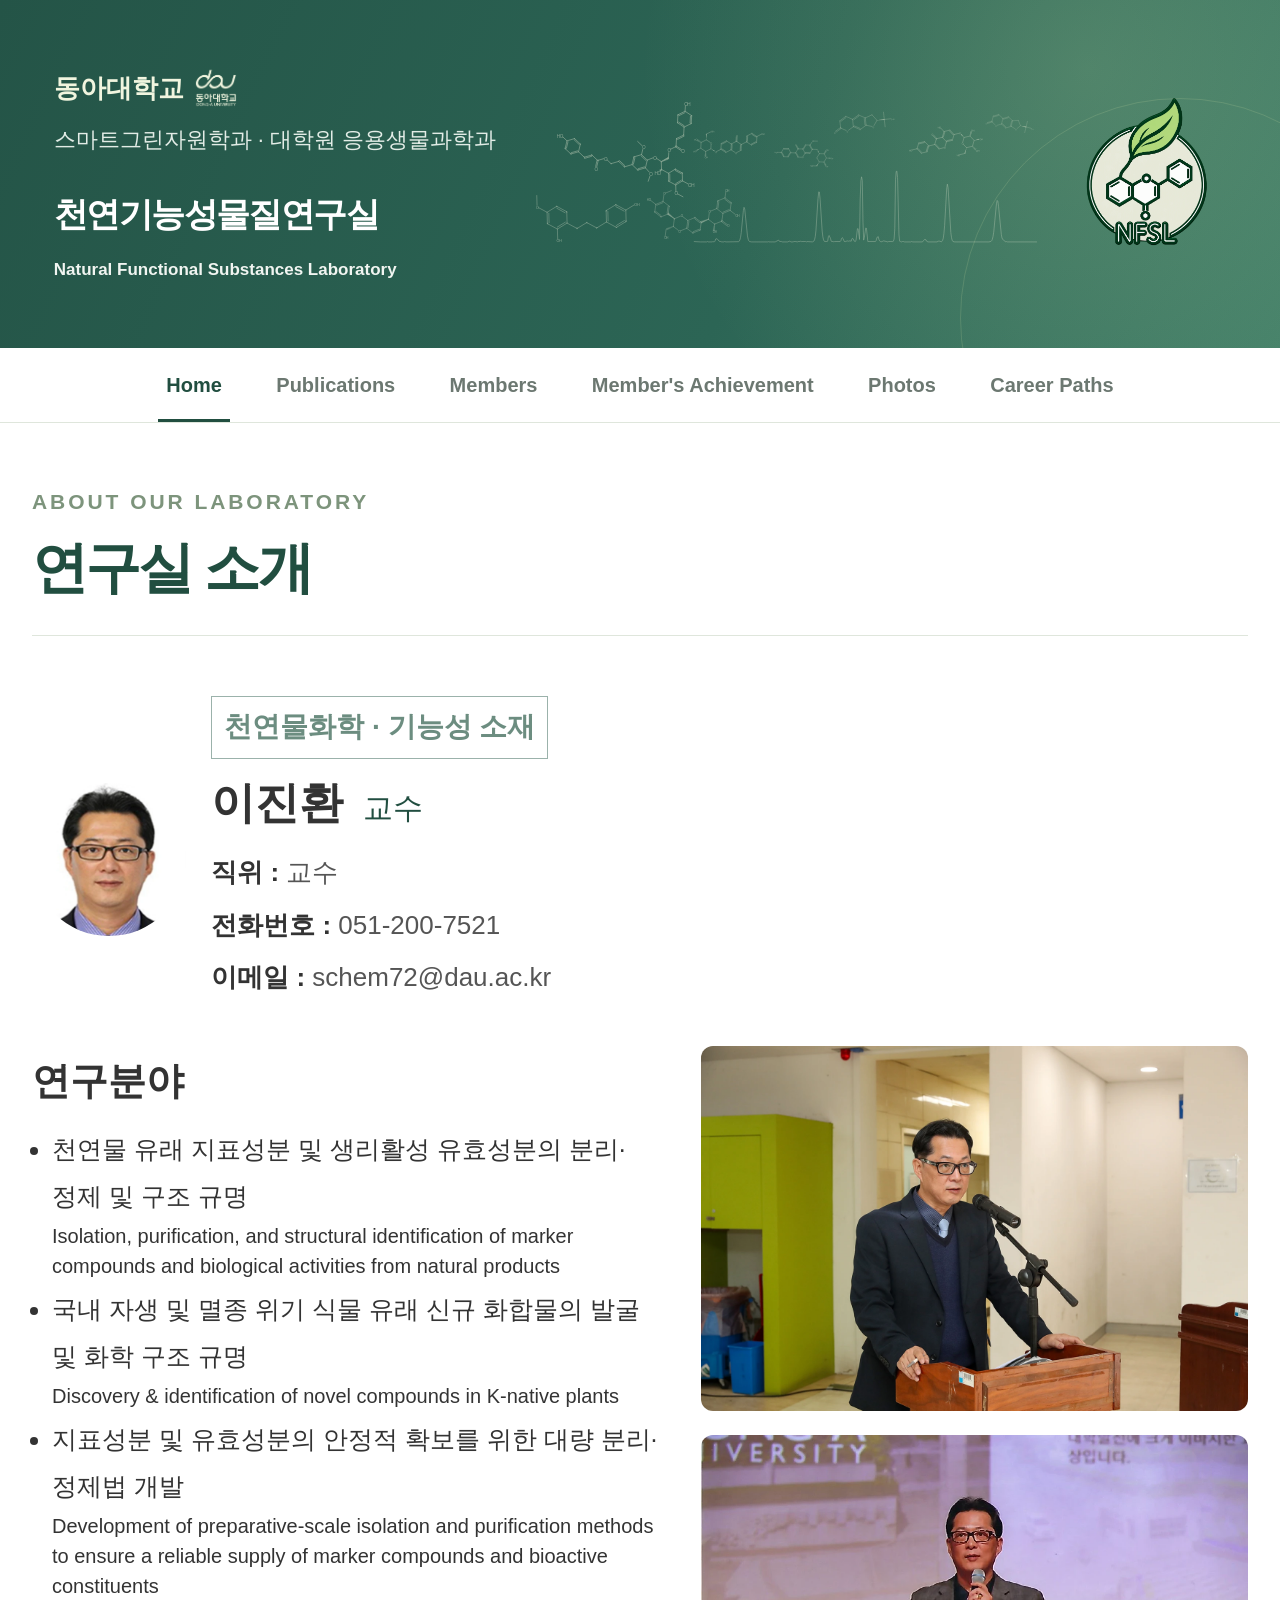
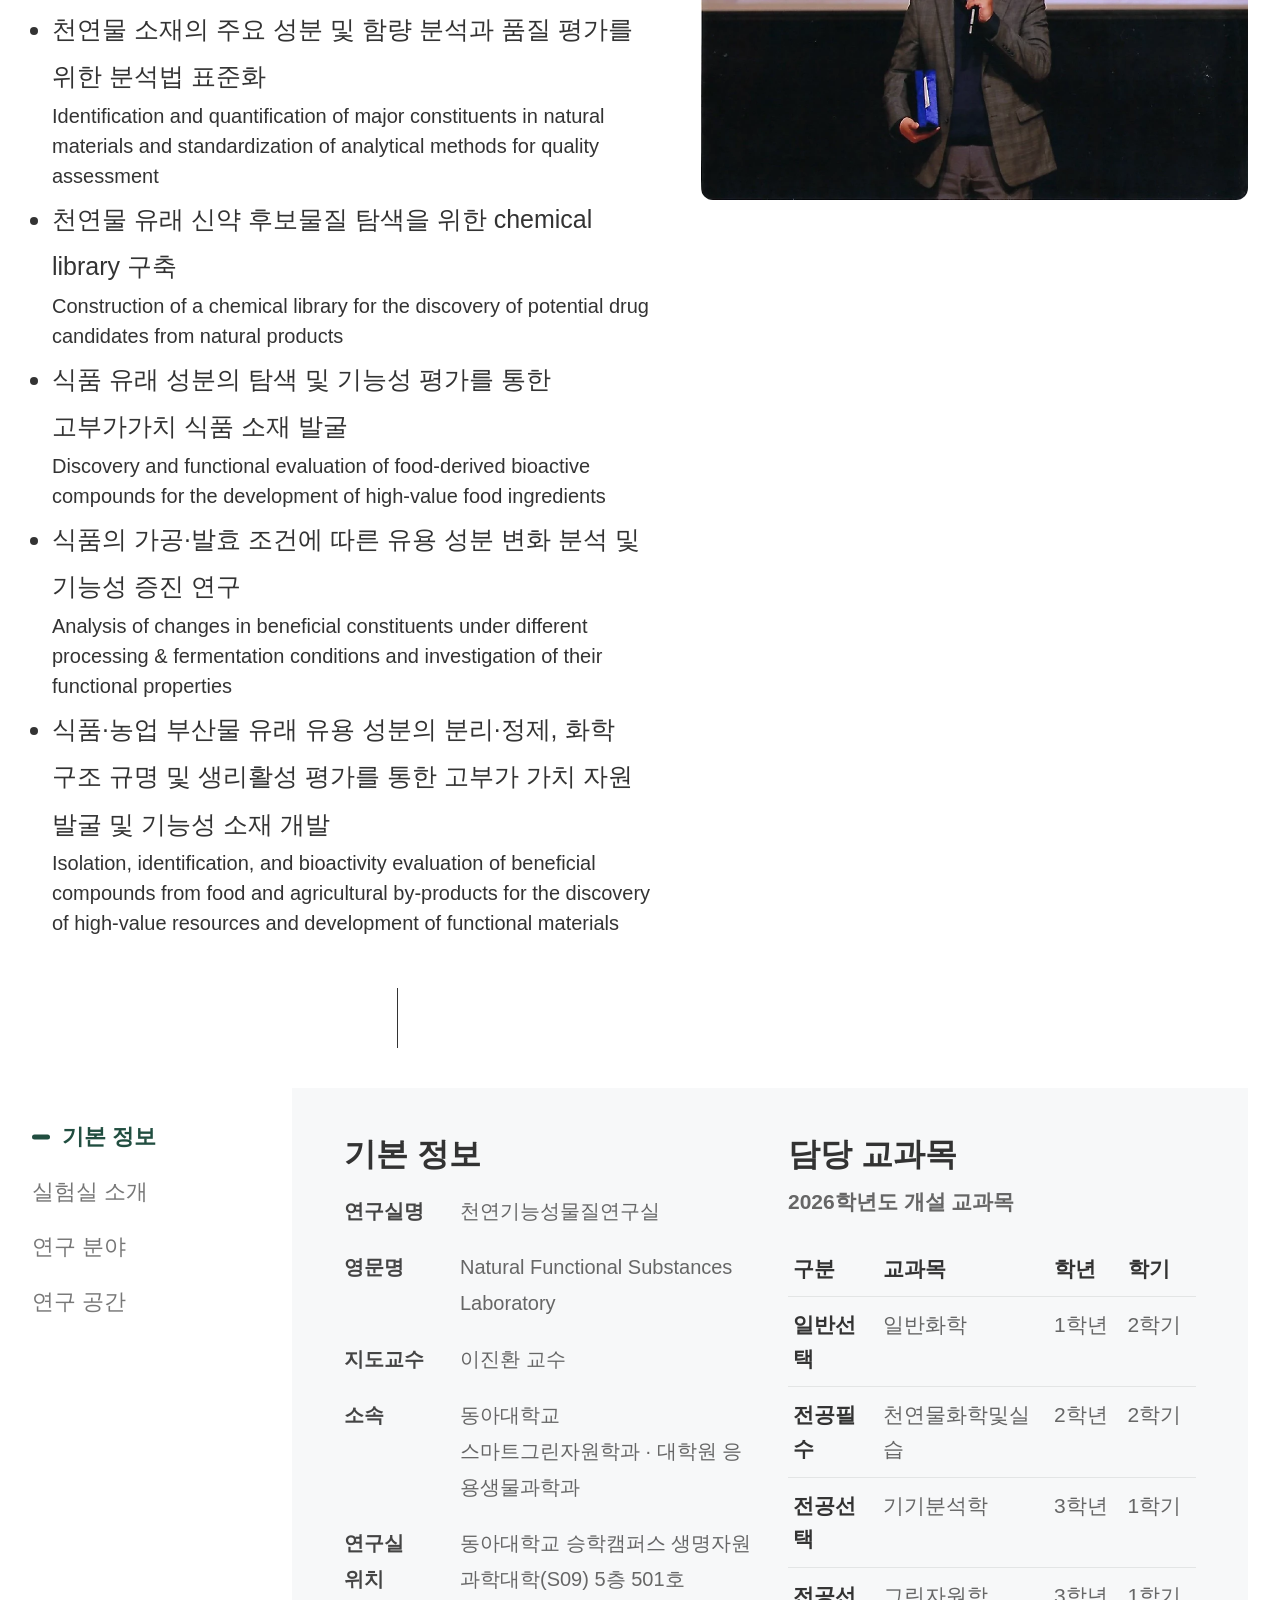
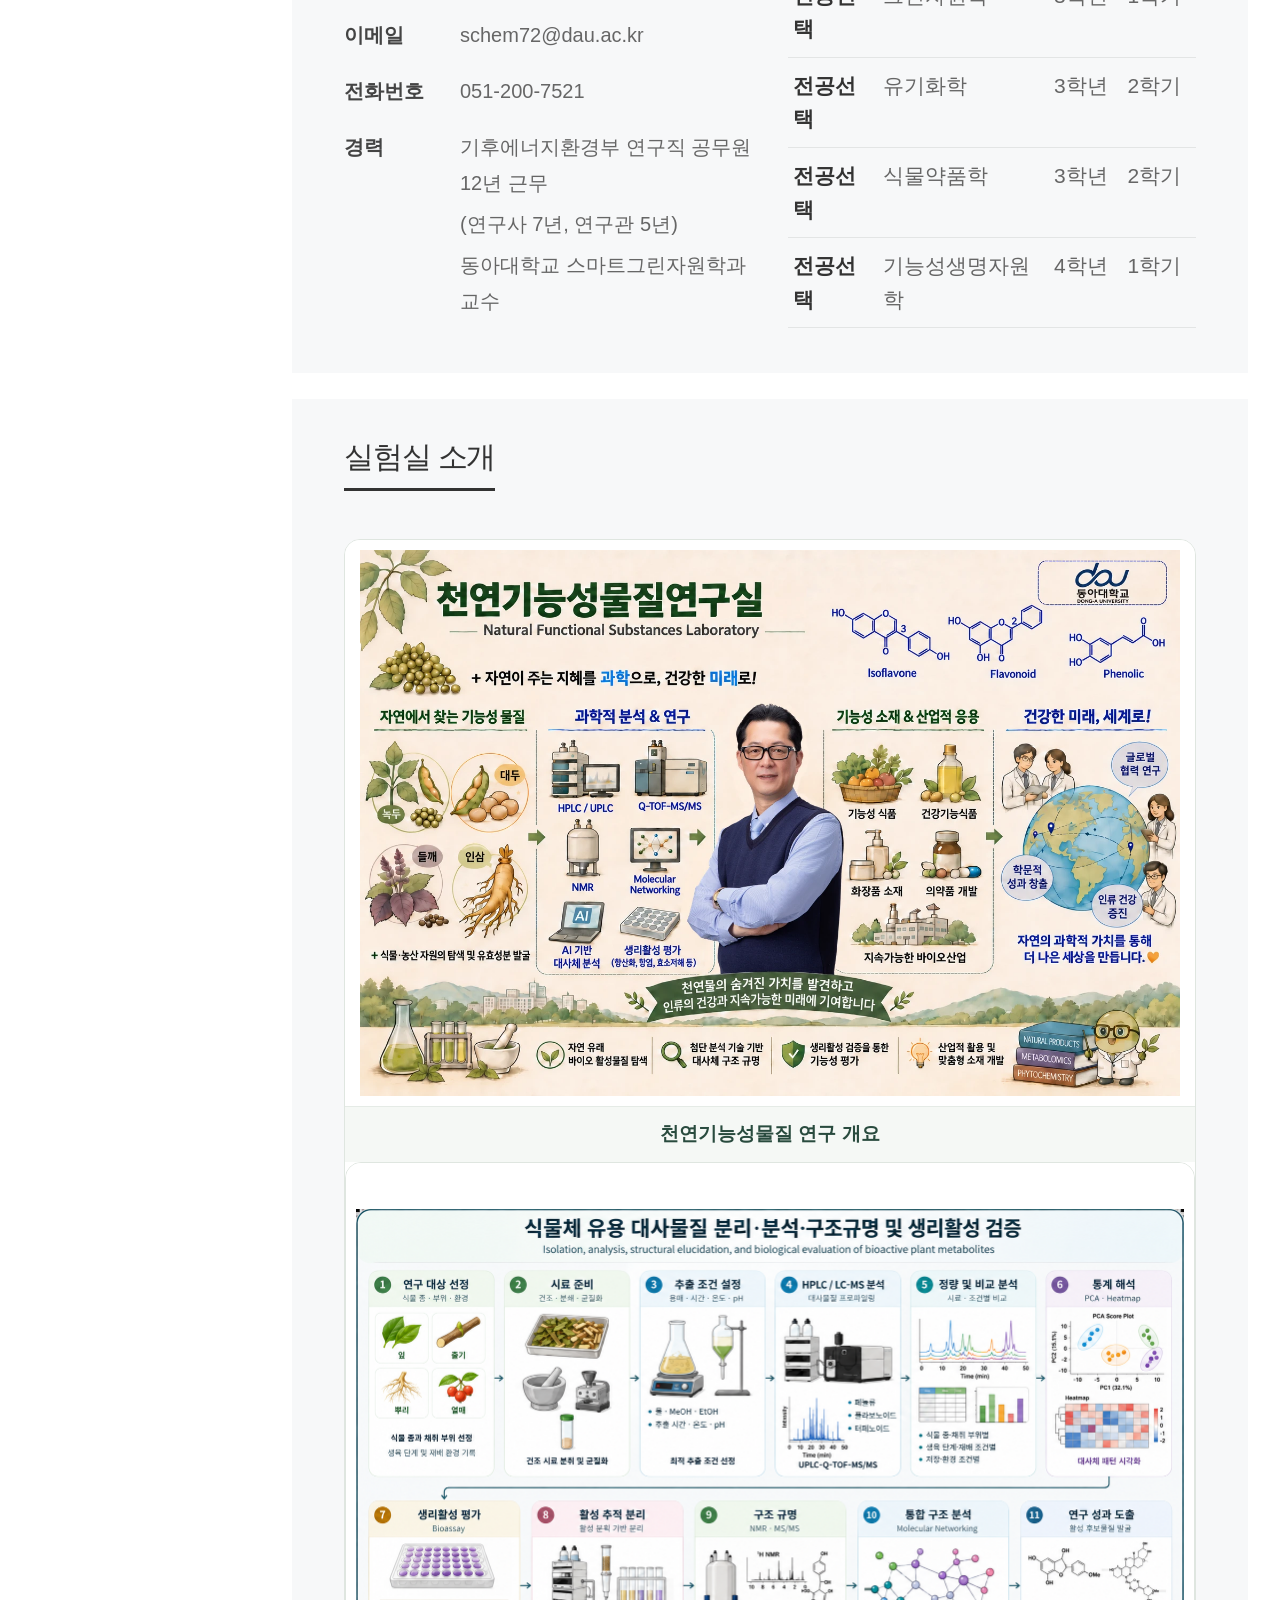
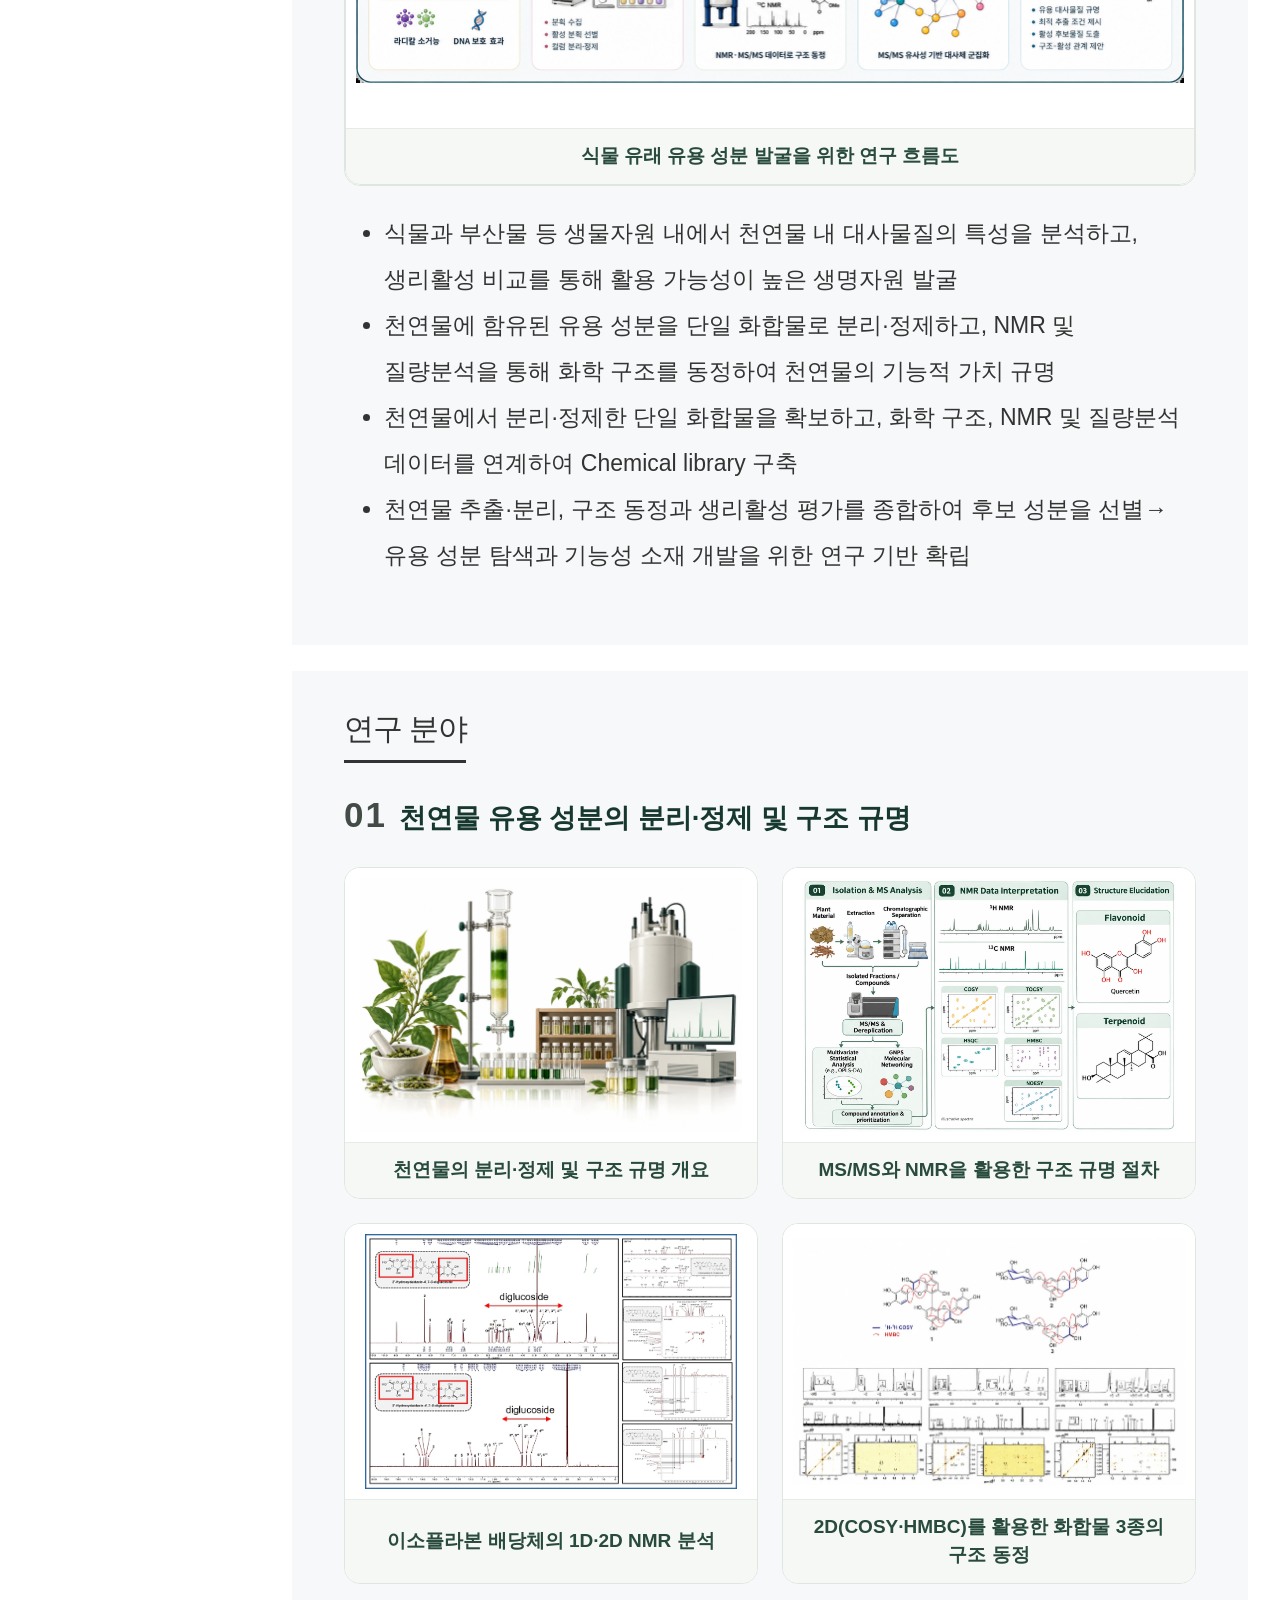
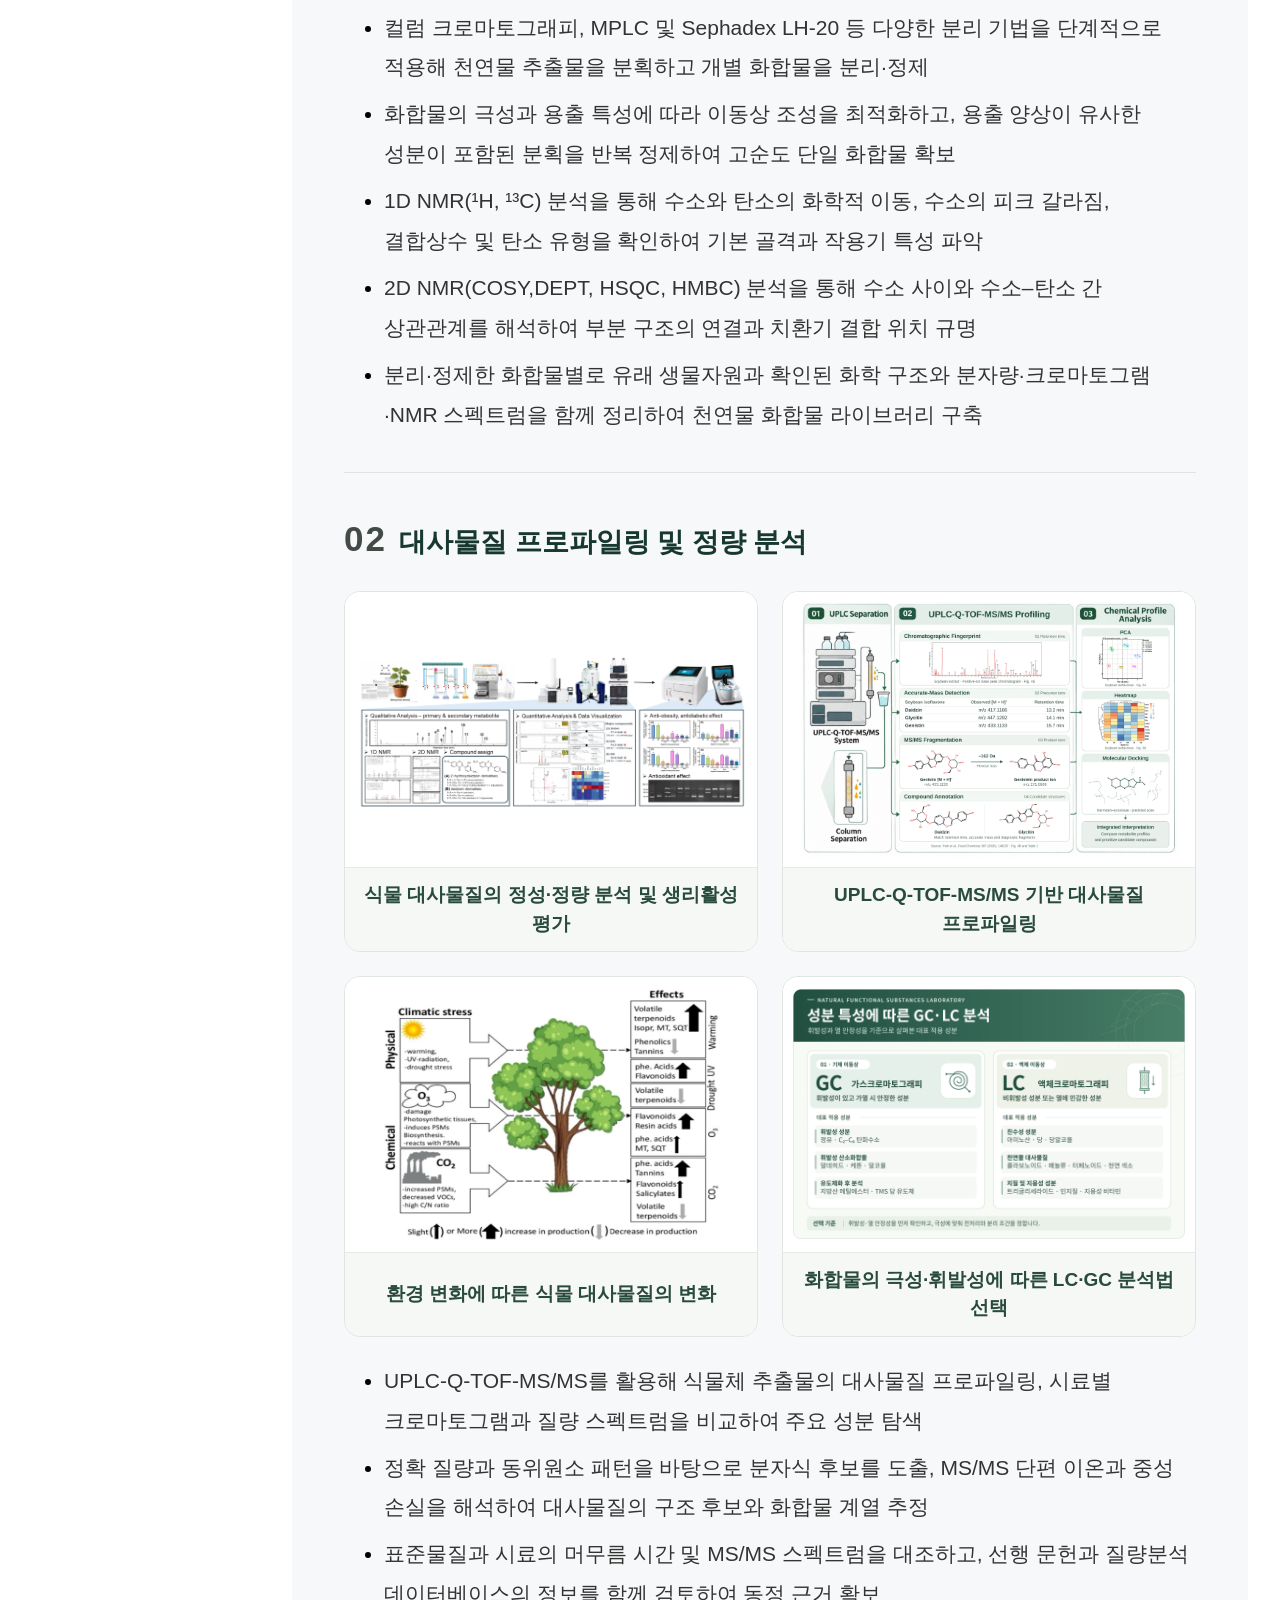
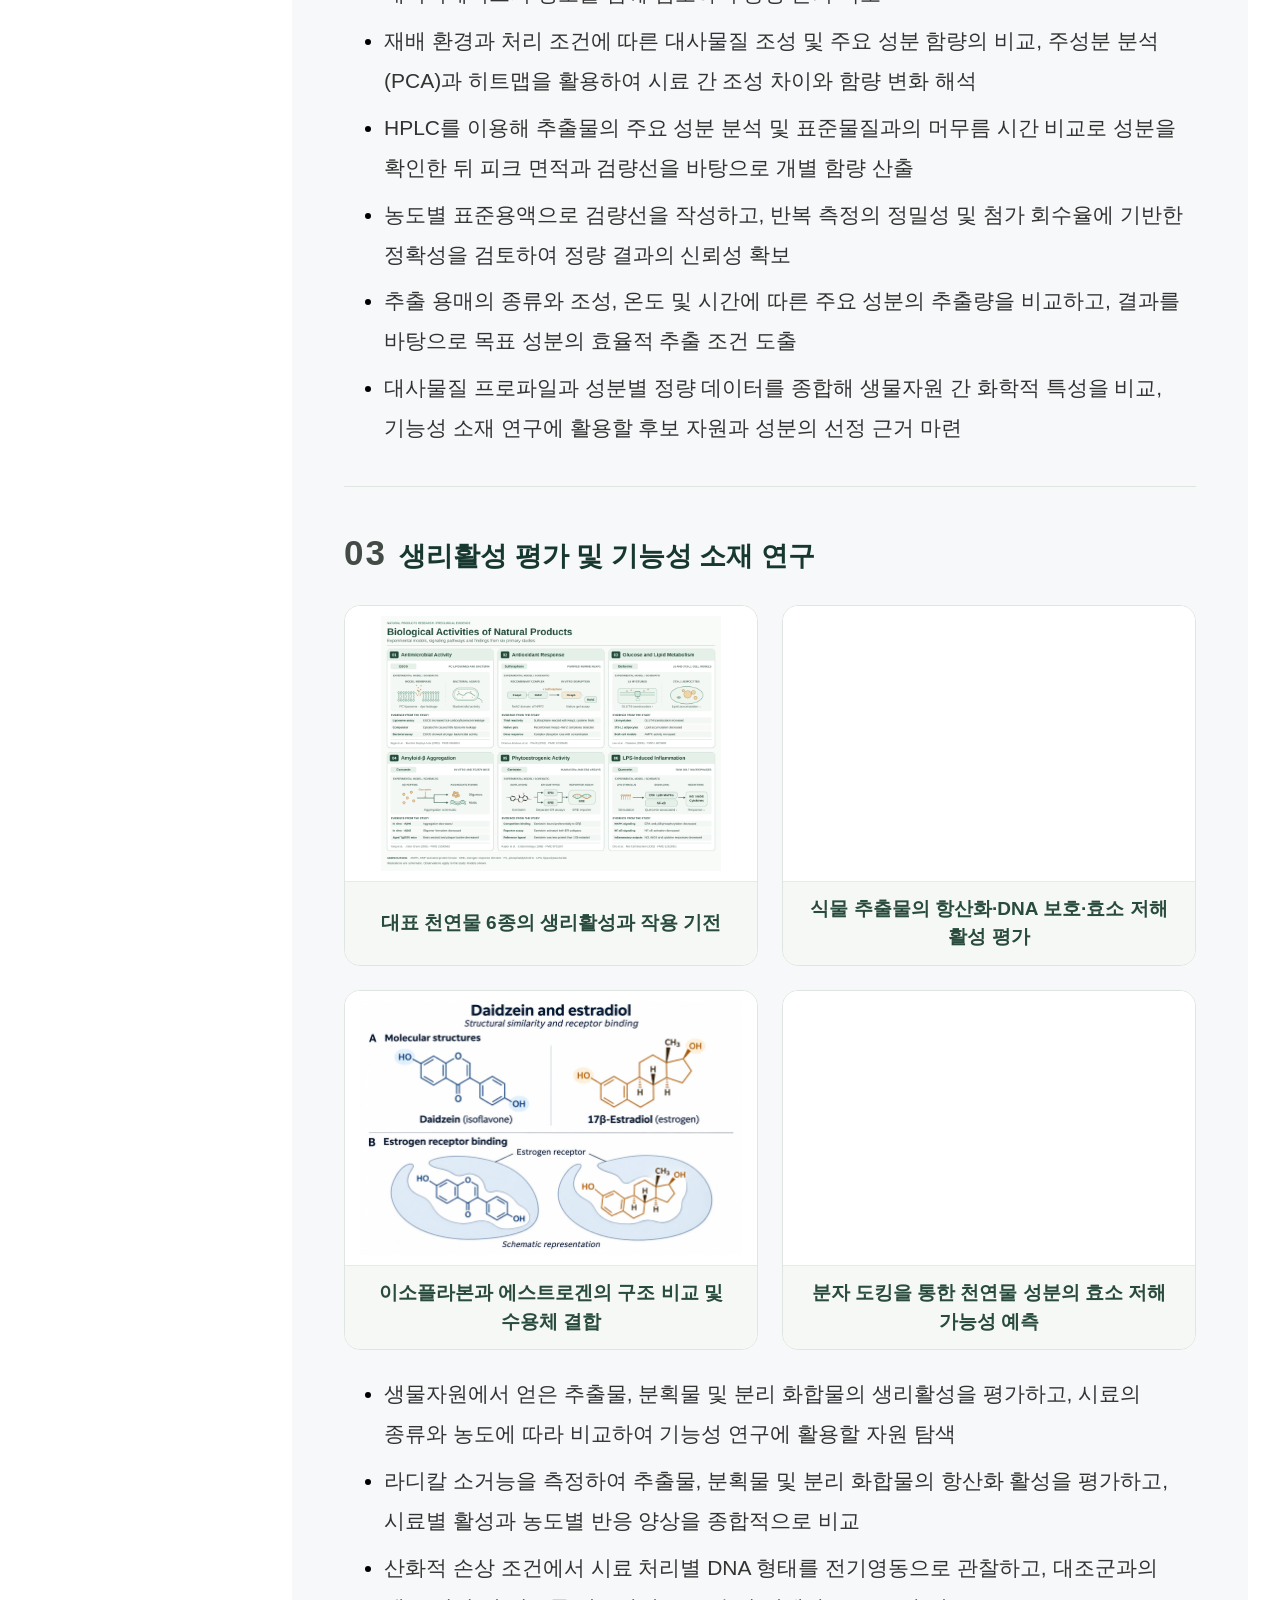
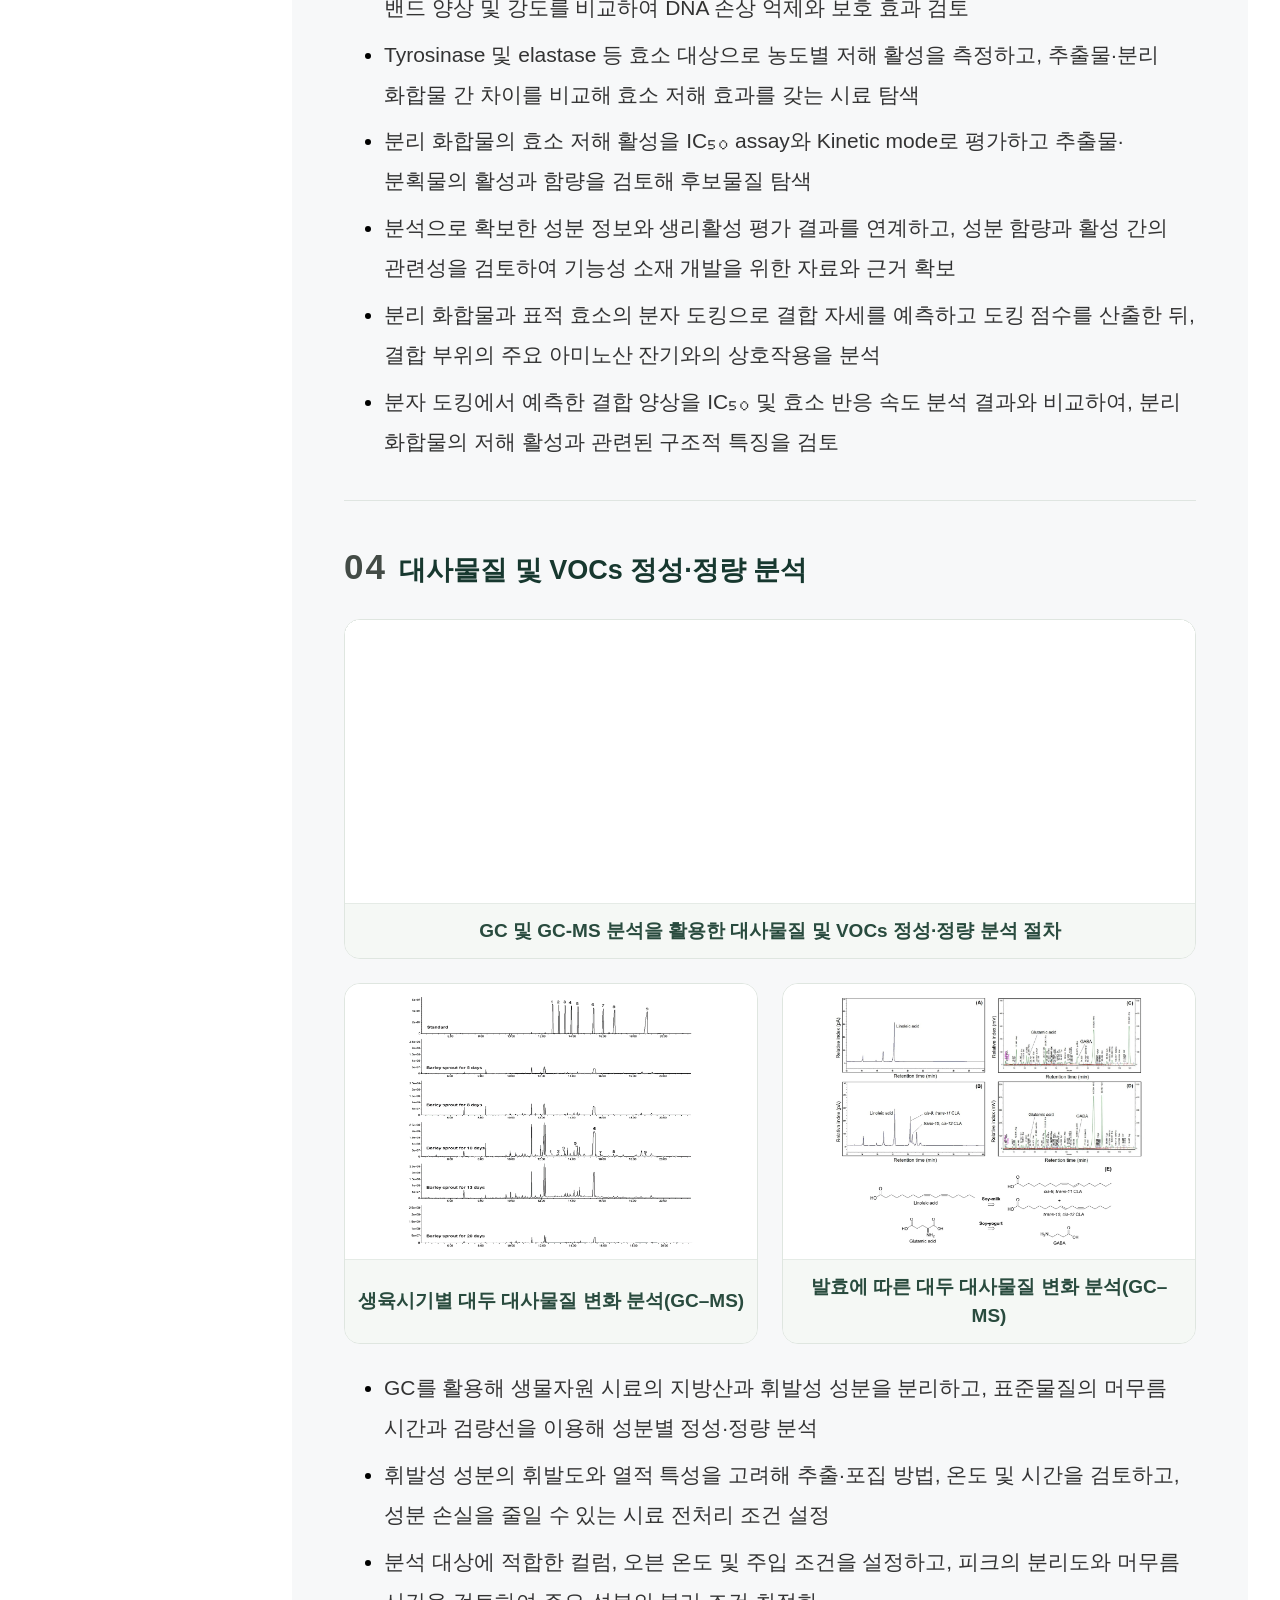
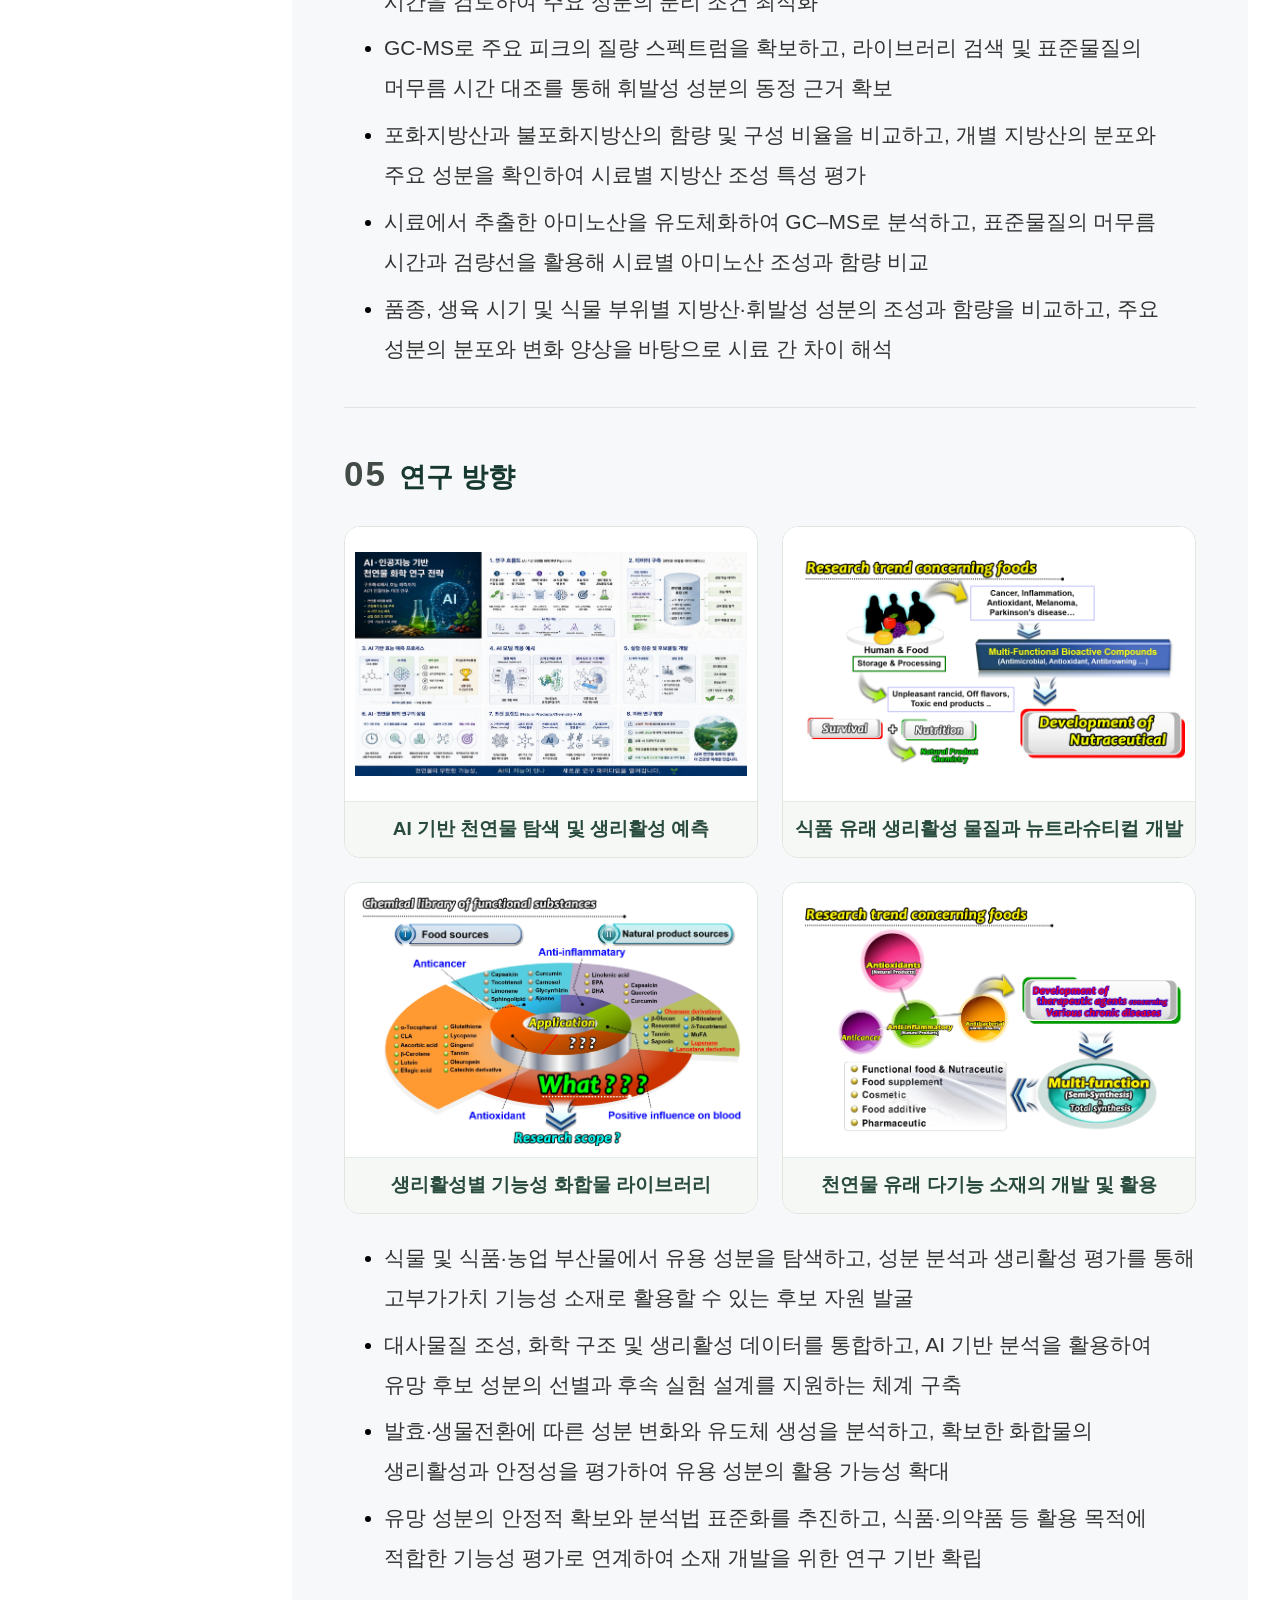
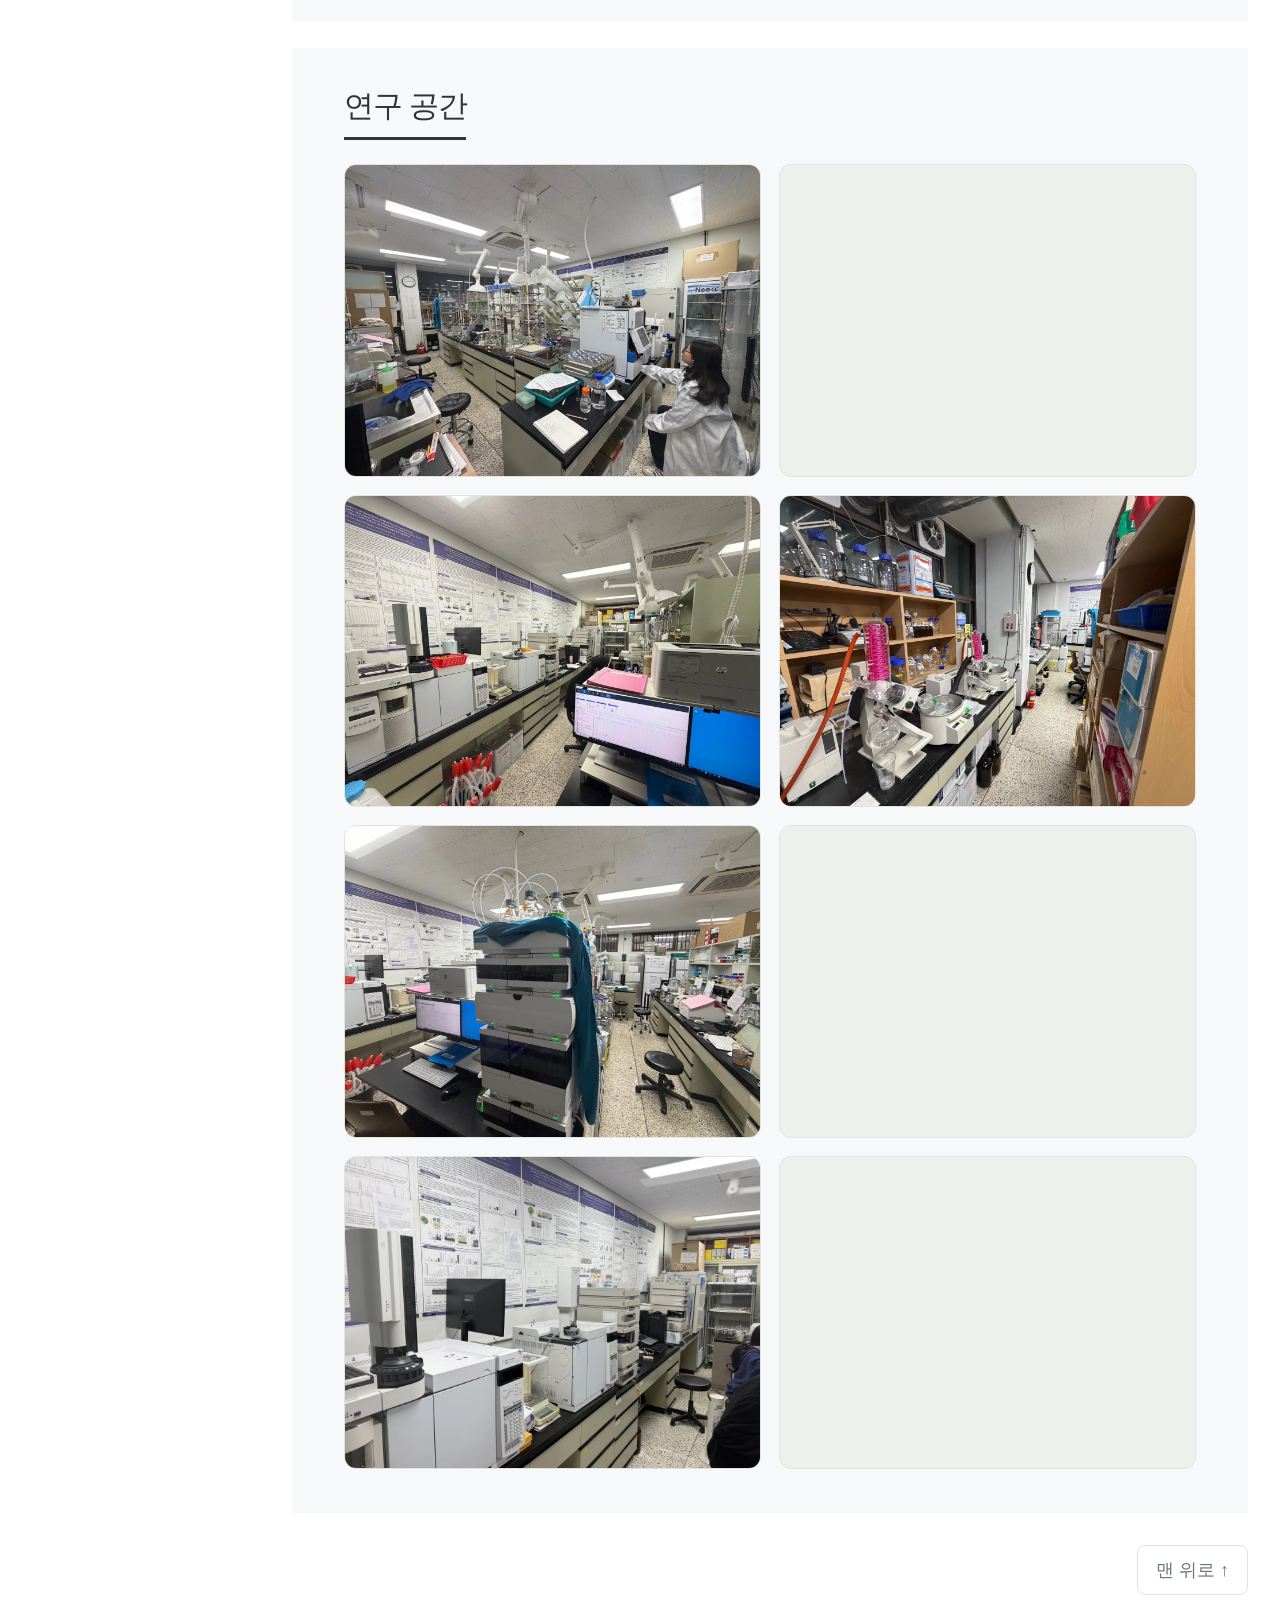
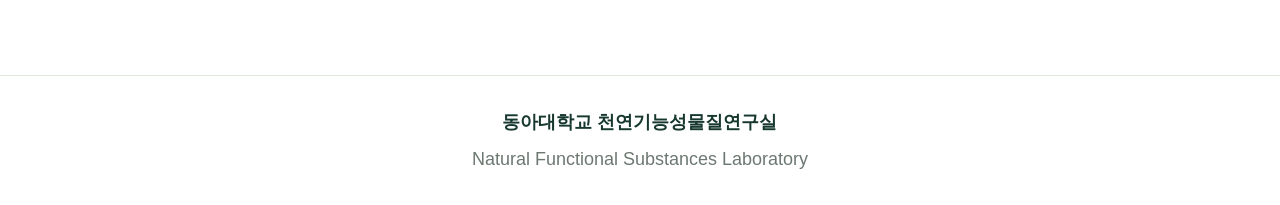
<file: index.html>
<!DOCTYPE html>
<html lang="ko">
<head>
  <meta charset="UTF-8">
  <meta name="viewport" content="width=device-width, initial-scale=1.0">

  <title>천연기능성물질연구실 | 소개</title>
  <link rel="stylesheet" href="styles.css">

  <!-- 최적화된 사진 79개를 하나의 파일에서 로드 -->
</head>

<body class="home-page" id="top">
  <a class="skip-link" href="#main">본문 바로가기</a>

  <!-- 상단 배너 -->
  <header class="hero hero-with-science">
    <div class="hero-inner">
      <div class="hero-text">
        <p class="university">
          <a class="hero-university-label" href="https://www.donga.ac.kr/" target="_blank" rel="noopener noreferrer">동아대학교<span class="hero-university-mark" aria-hidden="true"></span></a>
        </p>

        <p class="department">
          <a href="https://liferes.donga.ac.kr/liferes/CMS/Contents/Contents.do?mCode=MN019" target="_blank" rel="noopener noreferrer">스마트그린자원학과</a>
          · <a href="https://gra.donga.ac.kr/" target="_blank" rel="noopener noreferrer">대학원 응용생물과학과</a>
        </p>

        <h1>천연기능성물질연구실</h1>

        <p class="english-name" lang="en">
          Natural Functional Substances Laboratory
        </p>
      </div>

      <figure class="hero-science" aria-hidden="true">
        <svg
          class="hero-science-art"
          xmlns="http://www.w3.org/2000/svg"
          viewBox="0 0 1450 420"
          aria-hidden="true"
        >
          <defs>
            <!-- Daidzin -->
            <symbol id="banner-daidzin" viewBox="0 0 400 300">
              <g
                fill="none"
                stroke="currentColor"
                stroke-width="2"
                stroke-linecap="round"
                stroke-linejoin="round"
              >
                <path d="
                  M 114.1,140.8 L 97.5,127.0
                  M 117.1,150.6 L 113.6,170.9
                  M 138.4,186.6 L 159.6,178.9
                  M 69.3,134.4 L 69.7,133.8
                  M 66.4,132.4 L 67.3,131.4
                  M 63.6,130.5 L 64.9,128.9
                  M 60.8,128.6 L 62.5,126.5
                  M 57.9,126.7 L 60.1,124.1
                  M 55.1,124.7 L 57.7,121.6
                  M 87.9,183.8 L 87.3,183.7
                  M 87.6,187.5 L 86.3,187.3
                  M 87.4,191.1 L 85.4,190.8
                  M 87.1,194.8 L 84.4,194.3
                  M 86.8,198.4 L 83.4,197.9
                  M 86.5,202.1 L 82.5,201.4
                  M 123.3,92.6 L 100.0,101.1
                  M 222.3,200.7 L 205.7,186.8
                  M 230.6,202.6 L 251.8,194.8
                  M 241.2,131.0 L 237.5,152.4
                  M 237.2,130.3 L 233.5,151.7
                  M 353.6,132.5 L 332.4,140.3
                  M 67.5,162.9 L 72.1,136.3
                  M 67.5,162.9 L 88.2,180.2
                  M 72.1,136.3 L 97.5,127.0
                  M 88.2,180.2 L 113.6,170.9
                  M 159.6,178.9 L 180.4,196.2
                  M 164.0,177.2 L 181.2,191.5
                  M 159.6,178.9 L 164.3,152.3
                  M 180.4,196.2 L 205.7,186.8
                  M 164.3,152.3 L 189.6,143.0
                  M 167.8,155.3 L 188.8,147.6
                  M 205.7,186.8 L 210.3,160.2
                  M 210.1,185.2 L 213.9,163.2
                  M 210.3,160.2 L 189.6,143.0
                  M 210.3,160.2 L 235.7,150.9
                  M 235.7,150.9 L 256.4,168.2
                  M 256.4,168.2 L 251.8,194.8
                  M 252.0,169.8 L 248.2,191.8
                  M 256.4,168.2 L 281.7,158.9
                  M 281.7,158.9 L 302.5,176.2
                  M 281.7,158.9 L 286.4,132.3
                  M 286.1,157.3 L 289.9,135.3
                  M 302.5,176.2 L 327.8,166.9
                  M 303.3,171.6 L 324.2,163.9
                  M 286.4,132.3 L 311.7,123.0
                  M 327.8,166.9 L 332.4,140.3
                  M 311.7,123.0 L 332.4,140.3
                  M 310.9,127.6 L 328.0,141.9
                "/>
              </g>

              <path fill="currentColor" d="
                M 113.6,170.9 L 130.6,182.4 L 128.0,185.5 Z
                M 67.5,162.9 L 47.9,172.2 L 46.5,168.4 Z
                M 97.5,127.0 L 100.0,101.1 L 104.4,99.5 Z
              "/>

              <g fill="currentColor" font-family="Arial, sans-serif" font-size="11">
                <text x="114.9" y="149.7">O</text>
                <text x="131.1" y="193.6">O</text>
                <text x="32.0 38.9" y="177.6">HO</text>
                <text x="41.2 48.1" y="124.4">HO</text>
                <text x="80.4 87.8" y="212.2">OH</text>
                <text x="124.2 131.6" y="96.5">OH</text>
                <text x="223.2" y="209.5">O</text>
                <text x="237.0" y="129.7">O</text>
                <text x="354.5 362.0" y="136.4">OH</text>
              </g>
            </symbol>

            <!-- Glycitin -->
            <symbol id="banner-glycitin" viewBox="0 0 400 300">
              <g
                fill="none"
                stroke="currentColor"
                stroke-width="2"
                stroke-linecap="round"
                stroke-linejoin="round"
              >
                <path d="
                  M 280.2,175.2 L 292.2,191.6
                  M 277.9,165.3 L 287.1,144.4
                  M 266.7,122.8 L 243.7,125.4
                  M 321.8,191.2 L 321.2,191.6
                  M 324.1,193.8 L 323.0,194.6
                  M 326.5,196.5 L 324.8,197.7
                  M 328.8,199.1 L 326.6,200.7
                  M 331.2,201.7 L 328.4,203.7
                  M 333.5,204.3 L 330.2,206.8
                  M 315.3,138.4 L 315.9,138.6
                  M 316.2,135.3 L 317.5,135.8
                  M 317.2,132.2 L 319.1,133.0
                  M 318.2,129.1 L 320.7,130.2
                  M 319.2,126.0 L 322.3,127.4
                  M 320.2,122.9 L 324.0,124.5
                  M 258.2,219.1 L 283.5,216.3
                  M 196.3,174.2 L 205.5,153.4
                  M 190.3,178.9 L 167.3,181.4
                  M 235.7,84.6 L 227.5,103.3
                  M 242.7,77.8 L 265.7,75.3
                  M 151.8,116.7 L 164.5,134.0
                  M 148.5,119.1 L 161.2,136.4
                  M 46.5,170.7 L 69.5,168.2
                  M 330.4,163.5 L 319.4,188.6
                  M 330.4,163.5 L 314.3,141.5
                  M 319.4,188.6 L 292.2,191.6
                  M 314.3,141.5 L 287.1,144.4
                  M 243.7,125.4 L 227.5,103.3
                  M 239.0,125.9 L 225.6,107.6
                  M 243.7,125.4 L 232.7,150.4
                  M 227.5,103.3 L 200.3,106.3
                  M 232.7,150.4 L 205.5,153.4
                  M 229.9,146.6 L 207.4,149.0
                  M 205.5,153.4 L 189.3,131.3
                  M 189.3,131.3 L 200.3,106.3
                  M 194.0,130.8 L 203.1,110.1
                  M 189.3,131.3 L 162.1,134.3
                  M 162.1,134.3 L 151.1,159.3
                  M 151.1,159.3 L 167.3,181.4
                  M 155.8,158.8 L 169.2,177.0
                  M 151.1,159.3 L 123.9,162.3
                  M 123.9,162.3 L 107.7,140.2
                  M 123.9,162.3 L 112.9,187.3
                  M 119.2,162.8 L 110.1,183.5
                  M 107.7,140.2 L 80.5,143.2
                  M 105.8,144.6 L 83.3,147.0
                  M 112.9,187.3 L 85.7,190.3
                  M 80.5,143.2 L 69.5,168.2
                  M 85.7,190.3 L 69.5,168.2
                  M 87.6,186.0 L 74.2,167.7
                "/>
              </g>

              <path fill="currentColor" d="
                M 287.1,144.4 L 274.3,130.5 L 277.6,128.1 Z
                M 330.4,163.5 L 352.3,159.1 L 352.8,163.2 Z
                M 292.2,191.6 L 283.5,216.3 L 278.7,216.9 Z
              "/>

              <g fill="currentColor" font-family="Arial, sans-serif" font-size="11">
                <text x="272.8" y="175.0">O</text>
                <text x="267.6" y="127.9">O</text>
                <text x="354.4 361.9" y="166.0">OH</text>
                <text x="332.3 339.9" y="216.1">OH</text>
                <text x="322.0 329.6" y="121.9">OH</text>
                <text x="243.7 250.7" y="225.0">HO</text>
                <text x="191.2" y="183.9">O</text>
                <text x="235.3" y="83.7">O</text>
                <text x="142.6" y="117.7">O</text>
                <text x="32.0 39.0" y="176.7">HO</text>
              </g>
            </symbol>

            <!-- Genistin -->
            <symbol id="banner-genistin" viewBox="0 0 400 300">
              <g
                fill="none"
                stroke="currentColor"
                stroke-width="2"
                stroke-linecap="round"
                stroke-linejoin="round"
              >
                <path d="
                  M 280.5,169.5 L 293.4,185.7
                  M 277.9,160.1 L 286.3,138.8
                  M 265.1,117.9 L 242.1,121.4
                  M 322.9,184.2 L 322.4,184.6
                  M 325.3,186.7 L 324.3,187.5
                  M 327.8,189.2 L 326.2,190.5
                  M 330.2,191.7 L 328.1,193.4
                  M 332.6,194.2 L 330.0,196.4
                  M 335.1,196.7 L 331.9,199.3
                  M 314.3,131.5 L 314.9,131.8
                  M 315.2,128.4 L 316.5,128.9
                  M 316.1,125.2 L 318.0,126.0
                  M 316.9,122.1 L 319.5,123.1
                  M 317.8,118.9 L 321.0,120.2
                  M 318.7,115.7 L 322.5,117.2
                  M 260.4,214.7 L 285.6,210.9
                  M 196.6,172.2 L 205.0,150.9
                  M 190.7,177.1 L 167.8,180.5
                  M 185.1,87.8 L 198.0,104.0
                  M 149.5,116.1 L 163.2,133.2
                  M 146.3,118.6 L 159.9,135.7
                  M 46.5,174.6 L 69.4,171.2
                  M 330.5,156.2 L 320.5,181.7
                  M 330.5,156.2 L 313.4,134.7
                  M 320.5,181.7 L 293.4,185.7
                  M 313.4,134.7 L 286.3,138.8
                  M 242.1,121.4 L 232.1,146.9
                  M 242.1,121.4 L 225.1,99.9
                  M 237.4,122.1 L 223.3,104.3
                  M 232.1,146.9 L 205.0,150.9
                  M 229.1,143.2 L 206.7,146.5
                  M 225.1,99.9 L 198.0,104.0
                  M 205.0,150.9 L 187.9,129.5
                  M 187.9,129.5 L 198.0,104.0
                  M 192.6,128.8 L 200.9,107.7
                  M 187.9,129.5 L 160.8,133.5
                  M 160.8,133.5 L 150.8,159.0
                  M 150.8,159.0 L 167.8,180.5
                  M 155.5,158.3 L 169.6,176.1
                  M 150.8,159.0 L 123.6,163.1
                  M 123.6,163.1 L 106.6,141.7
                  M 123.6,163.1 L 113.6,188.6
                  M 119.0,163.8 L 110.6,184.9
                  M 106.6,141.7 L 79.5,145.7
                  M 104.8,146.1 L 82.4,149.4
                  M 113.6,188.6 L 86.5,192.7
                  M 79.5,145.7 L 69.4,171.2
                  M 86.5,192.7 L 69.4,171.2
                  M 88.2,188.3 L 74.1,170.5
                "/>
              </g>

              <path fill="currentColor" d="
                M 286.3,138.8 L 272.7,125.0 L 276.0,122.4 Z
                M 330.5,156.2 L 352.2,150.8 L 352.8,154.9 Z
                M 293.4,185.7 L 285.6,210.9 L 280.9,211.6 Z
              "/>

              <g fill="currentColor" font-family="Arial, sans-serif" font-size="11">
                <text x="273.0" y="169.8">O</text>
                <text x="266.0" y="122.8">O</text>
                <text x="354.3 361.9" y="157.6">OH</text>
                <text x="334.2 341.8" y="208.6">OH</text>
                <text x="320.2 327.8" y="114.7">OH</text>
                <text x="245.9 252.9" y="220.8">HO</text>
                <text x="191.7" y="181.9">O</text>
                <text x="170.6 177.6" y="88.0">HO</text>
                <text x="140.4" y="117.6">O</text>
                <text x="32.0 39.0" y="180.8">HO</text>
              </g>
            </symbol>

            <!-- Marmesin -->
            <symbol id="banner-marmesin" viewBox="0 0 400 300">
              <g
                fill="none"
                stroke="currentColor"
                stroke-width="2"
                stroke-linecap="round"
                stroke-linejoin="round"
              >
                <path d="
                  M 252.9,178.0 L 273.0,152.8
                  M 241.9,181.8 L 210.6,170.0
                  M 346.7,156.1 L 312.9,154.6
                  M 112.1,182.1 L 141.5,166.9
                  M 99.9,181.4 L 72.3,163.8
                  M 41.5,176.4 L 72.4,160.3
                  M 44.3,181.7 L 75.2,165.7
                  M 273.0,152.8 L 251.0,119.5
                  M 312.9,154.6 L 314.7,114.7
                  M 312.9,154.6 L 311.1,194.6
                  M 251.0,119.5 L 212.4,130.1
                  M 212.4,130.1 L 210.6,170.0
                  M 206.3,133.3 L 204.8,166.3
                  M 212.4,130.1 L 178.7,108.6
                  M 210.6,170.0 L 175.1,188.4
                  M 178.7,108.6 L 143.3,127.0
                  M 178.4,115.5 L 149.1,130.7
                  M 175.1,188.4 L 141.5,166.9
                  M 175.5,181.5 L 147.6,163.7
                  M 143.3,127.0 L 141.5,166.9
                  M 143.3,127.0 L 109.6,105.4
                  M 109.6,105.4 L 74.1,123.9
                  M 109.3,112.4 L 79.9,127.6
                  M 74.1,123.9 L 72.3,163.8
                "/>
              </g>

              <path fill="currentColor" d="
                M 273.0,152.8 L 313.1,151.6 L 312.9,154.6 L 312.8,157.6 Z
              "/>

              <g fill="currentColor" font-family="Arial, sans-serif" font-size="11">
                <text x="243.3" y="192.1">O</text>
                <text x="348.1 359.1" y="164.4">OH</text>
                <text x="101.2" y="193.3">O</text>
                <text x="32.0" y="190.2">O</text>
              </g>
            </symbol>

            <!-- Dadahol A -->
            <symbol id="banner-dadahol" viewBox="0 0 460 260">
              <title>Dadahol A</title>

              <path
                fill="none"
                stroke="currentColor"
                stroke-width="1.8"
                stroke-linecap="round"
                stroke-linejoin="round"
                d="
                  M 261.5,109.3 L 272.1,119.4
                  M 274.8,130.1 L 271.6,143.5
                  M 271.6,143.5 L 251.9,149.3
                  M 251.9,149.3 L 247.1,169.3
                  M 254.5,151.7 L 250.5,168.3
                  M 247.1,169.3 L 262.0,183.4
                  M 262.0,183.4 L 281.7,177.6
                  M 262.8,180.0 L 279.2,175.1
                  M 281.7,177.6 L 286.5,157.6
                  M 286.5,157.6 L 301.3,151.7
                  M 309.9,152.9 L 322.7,161.4
                  M 341.0,153.9 L 342.0,138.4
                  M 346.6,129.6 L 360.8,122.5
                  M 359.2,123.3 L 372.8,132.3
                  M 360.9,120.8 L 374.5,129.8
                  M 360.8,122.5 L 362.0,102.0
                  M 362.0,102.0 L 380.4,92.9
                  M 364.9,104.0 L 381.7,95.6
                  M 380.4,92.9 L 381.6,72.3
                  M 381.6,72.3 L 400.0,63.2
                  M 400.0,63.2 L 401.2,42.7
                  M 397.1,61.2 L 398.1,44.2
                  M 401.2,42.7 L 384.1,31.3
                  M 384.1,31.3 L 365.7,40.5
                  M 383.9,34.9 L 368.7,42.5
                  M 365.7,40.5 L 364.5,61.0
                  M 384.1,31.3 L 385.0,17.5
                  M 322.7,161.4 L 323.3,181.9
                  M 323.3,181.9 L 341.4,191.7
                  M 341.4,191.7 L 341.9,212.2
                  M 344.5,193.4 L 344.9,210.4
                  M 341.9,212.2 L 360.0,222.0
                  M 360.0,222.0 L 377.5,211.3
                  M 359.9,218.5 L 374.4,209.6
                  M 377.5,211.3 L 376.9,190.8
                  M 376.9,190.8 L 358.9,181.0
                  M 373.9,192.6 L 359.0,184.5
                  M 377.5,211.3 L 391.3,218.8
                  M 360.0,222.0 L 360.4,238.3
                  M 364.8,244.9 L 378.6,252.4
                  M 281.7,177.6 L 291.6,188.7
                  M 293.1,199.6 L 288.8,212.4
                  M 247.1,169.3 L 227.4,175.1
                  M 227.4,175.1 L 212.5,161.0
                  M 228.2,171.7 L 214.6,158.8
                  M 212.5,161.0 L 192.8,166.8
                  M 192.8,166.8 L 182.2,156.7
                  M 173.6,154.0 L 158.2,158.5
                  M 156.9,157.3 L 153.0,173.9
                  M 159.9,158.0 L 155.9,174.6
                  M 158.2,158.5 L 143.3,144.4
                  M 143.3,144.4 L 123.6,150.2
                  M 142.5,147.8 L 124.5,153.2
                  M 123.6,150.2 L 108.7,136.1
                  M 108.7,136.1 L 113.5,116.1
                  M 113.5,116.1 L 98.6,102.0
                  M 110.1,117.1 L 97.8,105.4
                  M 98.6,102.0 L 78.9,107.8
                  M 78.9,107.8 L 74.1,127.8
                  M 81.5,110.3 L 77.5,126.8
                  M 74.1,127.8 L 89.0,141.9
                  M 78.9,107.8 L 68.3,97.7
                  M 286.5,157.6 L 271.6,143.5
                  M 283.1,158.6 L 270.8,146.9
                  M 364.5,61.0 L 381.6,72.3
                  M 367.6,59.4 L 381.8,68.8
                  M 358.9,181.0 L 341.4,191.7
                  M 89.0,141.9 L 108.7,136.1
                  M 89.8,138.5 L 106.2,133.7
                  M 252.9,149.0 L 251.9,149.3 L 251.7,150.3
                  M 261.3,182.7 L 262.0,183.4 L 263.0,183.1
                  M 322.1,161.0 L 322.7,161.4 L 322.8,162.4
                  M 360.0,122.9 L 360.8,122.5 L 360.8,121.5
                  M 361.9,103.1 L 362.0,102.0 L 362.9,101.6
                  M 379.5,93.3 L 380.4,92.9 L 380.4,91.8
                  M 399.1,63.6 L 400.0,63.2 L 400.1,62.1
                  M 401.2,43.7 L 401.2,42.7 L 400.4,42.1
                  M 366.7,40.1 L 365.7,40.5 L 365.7,41.5
                  M 364.6,60.0 L 364.5,61.0 L 365.3,61.6
                  M 323.3,180.9 L 323.3,181.9 L 324.2,182.4
                  M 341.9,211.2 L 341.9,212.2 L 342.8,212.7
                  M 376.9,191.8 L 376.9,190.8 L 376.0,190.3
                  M 359.8,181.5 L 358.9,181.0 L 358.0,181.5
                  M 228.4,174.8 L 227.4,175.1 L 226.7,174.4
                  M 213.3,161.7 L 212.5,161.0 L 211.5,161.3
                  M 193.8,166.5 L 192.8,166.8 L 192.3,166.3
                  M 159.0,158.3 L 158.2,158.5 L 157.5,157.8
                  M 144.1,145.1 L 143.3,144.4 L 142.3,144.7
                  M 124.6,149.9 L 123.6,150.2 L 122.9,149.5
                  M 113.3,117.1 L 113.5,116.1 L 112.8,115.4
                  M 99.3,102.7 L 98.6,102.0 L 97.6,102.3
                  M 74.4,126.8 L 74.1,127.8 L 74.9,128.5
                  M 88.3,141.2 L 89.0,141.9 L 90.0,141.6
                "
              />

              <path
                fill="currentColor"
                stroke="currentColor"
                stroke-width="1.8"
                stroke-linecap="round"
                stroke-linejoin="round"
                d="
                  M 322.7,161.4 L 341.2,150.4 L 341.0,153.9 Z
                  M 323.3,181.9 L 321.6,186.4 L 319.2,184.4 Z
                "
              />

              <g fill="currentColor" font-family="Arial, sans-serif" font-size="12">
                <text x="272.8" y="129.5">O</text>
                <text x="302.0" y="156.1">O</text>
                <text x="338.8" y="137.7">O</text>
                <text x="374.3" y="139.9">O</text>
                <text x="381.8" y="16.8">O</text>
                <text x="390.0" y="16.8">H</text>
                <text x="391.9" y="227.1">O</text>
                <text x="400.2" y="227.1">H</text>
                <text x="356.9" y="248.6">O</text>
                <text x="305.1" y="196.3">H</text>
                <text x="312.8" y="196.3">O</text>
                <text x="291.7" y="198.9">O</text>
                <text x="174.3" y="158.7">O</text>
                <text x="149.8" y="184.5">O</text>
                <text x="52.7" y="99.7">H</text>
                <text x="60.4" y="99.7">O</text>
              </g>
            </symbol>

            <!-- Broussonin A -->
            <symbol id="banner-broussonin" viewBox="0 0 360 180">
              <title>Broussonin A</title>

              <path
                fill="none"
                stroke="currentColor"
                stroke-width="1.8"
                stroke-linecap="round"
                stroke-linejoin="round"
                d="
                  M 15.1,14.0 L 16.0,46.1
                  M 20.9,53.5 L 48.6,68.4
                  M 48.6,68.4 L 49.6,105.4
                  M 54.2,71.5 L 55.1,102.0
                  M 49.6,105.4 L 82.1,122.9
                  M 82.1,122.9 L 113.5,103.6
                  M 81.9,116.5 L 107.9,100.5
                  M 113.5,103.6 L 112.5,66.7
                  M 112.5,66.7 L 80.0,49.1
                  M 107.1,70.0 L 80.2,55.5
                  M 113.5,103.6 L 146.0,121.1
                  M 146.0,121.1 L 177.5,101.8
                  M 177.5,101.8 L 209.9,119.3
                  M 209.9,119.3 L 241.4,100.0
                  M 241.4,100.0 L 273.9,117.6
                  M 273.9,117.6 L 305.3,98.2
                  M 273.7,111.2 L 299.7,95.2
                  M 305.3,98.2 L 304.3,61.3
                  M 304.3,61.3 L 271.8,43.8
                  M 298.8,64.7 L 272.0,50.2
                  M 271.8,43.8 L 240.4,63.1
                  M 304.3,61.3 L 330.9,44.9
                  M 82.1,122.9 L 83.0,155.0
                  M 80.0,49.1 L 48.6,68.4
                  M 240.4,63.1 L 241.4,100.0
                  M 246.0,66.1 L 246.8,96.7
                  M 49.6,103.5 L 49.6,105.4 L 51.3,106.2
                  M 112.6,68.5 L 112.5,66.7 L 110.9,65.8
                  M 81.7,50.0 L 80.0,49.1 L 78.5,50.1
                  M 144.4,120.3 L 146.0,121.1 L 147.6,120.2
                  M 175.9,102.8 L 177.5,101.8 L 179.1,102.7
                  M 208.3,118.5 L 209.9,119.3 L 211.5,118.4
                  M 272.2,116.7 L 273.9,117.6 L 275.4,116.6
                  M 303.7,99.2 L 305.3,98.2 L 305.2,96.4
                  M 273.4,44.6 L 271.8,43.8 L 270.2,44.7
                  M 241.9,62.1 L 240.4,63.1 L 240.4,64.9
                "
              />

              <g fill="currentColor" font-family="Arial, sans-serif" font-size="12">
                <text x="12.5" y="56.9">O</text>
                <text x="332.1" y="48.0">O</text>
                <text x="340.4" y="48.0">H</text>
                <text x="79.5" y="165.8">O</text>
                <text x="87.8" y="165.8">H</text>
              </g>
            </symbol>

            <!-- Silybin: 실리마린의 대표 구성 성분 -->
            <symbol id="banner-silybin" viewBox="0 0 400 260">
              <title>Silybin — silymarin constituent</title>

              <path
                fill="none"
                stroke="currentColor"
                stroke-width="1.8"
                stroke-linecap="round"
                stroke-linejoin="round"
                d="
                  M 112.0,35.3 L 87.3,45.5
                  M 81.7,54.4 L 78.4,78.8
                  M 78.4,78.8 L 49.1,90.9
                  M 77.7,84.3 L 53.4,94.3
                  M 49.1,90.9 L 44.8,122.4
                  M 44.8,122.4 L 70.0,141.7
                  M 49.9,120.3 L 70.7,136.3
                  M 70.0,141.7 L 99.3,129.7
                  M 99.3,129.7 L 103.6,98.2
                  M 95.0,126.3 L 98.5,100.3
                  M 124.5,149.1 L 120.2,180.5
                  M 120.2,180.5 L 140.7,196.3
                  M 150.0,198.0 L 174.7,187.9
                  M 174.7,187.9 L 178.9,156.4
                  M 179.8,185.8 L 183.3,159.8
                  M 178.9,156.4 L 158.5,140.6
                  M 178.9,156.4 L 208.3,144.3
                  M 208.3,144.3 L 233.4,163.7
                  M 207.6,149.8 L 228.3,165.8
                  M 233.4,163.7 L 229.2,195.2
                  M 229.2,195.2 L 199.8,207.2
                  M 224.8,191.8 L 200.6,201.8
                  M 262.8,151.7 L 287.9,171.0
                  M 287.9,171.0 L 317.3,159.0
                  M 314.7,160.0 L 336.3,176.7
                  M 317.6,156.3 L 339.2,172.9
                  M 317.3,159.0 L 321.5,127.5
                  M 321.5,127.5 L 350.9,115.5
                  M 322.2,122.1 L 346.5,112.1
                  M 350.9,115.5 L 355.1,84.0
                  M 355.1,84.0 L 330.0,64.6
                  M 350.0,86.1 L 329.2,70.1
                  M 330.0,64.6 L 300.6,76.7
                  M 300.6,76.7 L 296.4,108.1
                  M 304.9,80.0 L 301.5,106.0
                  M 296.4,108.1 L 271.7,118.3
                  M 330.0,64.6 L 333.2,40.2
                  M 350.9,115.5 L 371.3,131.3
                  M 287.8,174.3 L 287.2,174.2
                  M 287.6,177.6 L 286.5,177.4
                  M 287.5,180.8 L 285.7,180.6
                  M 287.4,184.1 L 285.0,183.8
                  M 287.2,187.3 L 284.3,186.9
                  M 287.1,190.6 L 283.5,190.1
                  M 286.9,193.9 L 282.8,193.3
                  M 286.8,197.1 L 282.1,196.5
                  M 116.9,181.6 L 117.1,182.1
                  M 113.5,182.7 L 113.9,183.8
                  M 110.1,183.7 L 110.8,185.4
                  M 106.7,184.8 L 107.6,187.0
                  M 103.4,185.9 L 104.5,188.6
                  M 100.0,186.9 L 101.3,190.2
                  M 96.6,188.0 L 98.2,191.8
                  M 93.2,189.0 L 95.1,193.4
                  M 90.9,192.6 L 87.3,219.4
                  M 49.1,90.9 L 28.6,75.1
                  M 103.6,98.2 L 78.4,78.8
                  M 149.2,138.9 L 124.5,149.1
                  M 199.8,207.2 L 174.7,187.9
                  M 266.1,127.2 L 262.8,151.7
                  M 296.4,108.1 L 321.5,127.5
                  M 45.1,120.8 L 44.8,122.4 L 46.1,123.3
                  M 68.7,140.8 L 70.0,141.7 L 71.4,141.1
                  M 97.9,130.3 L 99.3,129.7 L 99.5,128.1
                  M 103.3,99.8 L 103.6,98.2 L 102.3,97.3
                  M 124.2,150.6 L 124.5,149.1 L 125.7,148.6
                  M 120.4,179.0 L 120.2,180.5 L 121.2,181.3
                  M 206.8,144.9 L 208.3,144.3 L 209.6,145.3
                  M 232.2,162.7 L 233.4,163.7 L 233.2,165.3
                  M 229.4,193.6 L 229.2,195.2 L 227.7,195.8
                  M 201.3,206.6 L 199.8,207.2 L 198.6,206.3
                  M 264.0,152.6 L 262.8,151.7 L 262.9,150.4
                  M 286.7,170.1 L 287.9,171.0 L 289.4,170.4
                  M 315.8,159.6 L 317.3,159.0 L 317.5,157.4
                  M 354.9,85.6 L 355.1,84.0 L 353.8,83.0
                  M 302.1,76.1 L 300.6,76.7 L 300.4,78.2
                "
              />

              <path
                fill="currentColor"
                stroke="currentColor"
                stroke-width="1.8"
                stroke-linecap="round"
                stroke-linejoin="round"
                d="
                  M 124.5,149.1 L 96.7,130.8 L 99.3,129.7 L 99.7,126.8 Z
                  M 262.8,151.7 L 233.0,166.6 L 233.4,163.7 L 231.2,162.0 Z
                "
              />

              <g fill="currentColor" font-family="Arial, sans-serif" font-size="12">
                <text x="79.1" y="53.4">O</text>
                <text x="141.8" y="205.9">O</text>
                <text x="150.2" y="143.0">O</text>
                <text x="338.8" y="184.4">O</text>
                <text x="263.4" y="126.2">O</text>
                <text x="330.6" y="39.1">O</text>
                <text x="338.9" y="39.1">H</text>
                <text x="372.4" y="140.8">O</text>
                <text x="380.7" y="140.8">H</text>
                <text x="280.1" y="208.5">O</text>
                <text x="288.4" y="208.5">H</text>
                <text x="83.0" y="230.1">O</text>
                <text x="91.3" y="230.1">H</text>
                <text x="12.7" y="77.5">H</text>
                <text x="20.3" y="77.5">O</text>
              </g>
            </symbol>
          </defs>

          <!-- 왼쪽 구조식 -->
          <use href="#banner-dadahol" x="0" y="10" width="470" height="245" transform="translate(-14.5 -17) scale(1.18)">
            <title>Dadahol A</title>
          </use>

          <use href="#banner-broussonin" x="5" y="255" width="270" height="140" transform="translate(-11.3 -44.4) scale(1.18)">
            <title>Broussonin A</title>
          </use>

          <use href="#banner-silybin" x="270" y="220" width="240" height="180" transform="translate(-3.3 -40.8) scale(1.18)">
            <title>Silybin — 실리마린의 대표 구성 성분</title>
          </use>

          <!-- 오른쪽 구조식 -->
          <g transform="translate(450 -10)">
            <use
              href="#banner-daidzin"
              x="5" y="30"
              width="210" height="195"
              transform="translate(-19.9 -22.2) scale(1.18) rotate(-7 110 127.5)"
            />

            <use
              href="#banner-glycitin"
              x="245" y="72"
              width="170" height="170"
              transform="translate(-62.7 -27.1) scale(1.18) rotate(8 330 157)"
            />

            <use
              href="#banner-genistin"
              x="625" y="25"
              width="215" height="200"
              transform="translate(-132.1 -20.6) scale(1.18) rotate(-5 732.5 125)"
            />

            <use
              href="#banner-marmesin"
              x="390" y="0"
              width="215" height="135"
              transform="translate(-89.8 -9.4) scale(1.18) rotate(-9 497.5 67.5)"
            />

            <use
              href="#banner-marmesin"
              x="825" y="35"
              width="165" height="105"
              transform="translate(-152 -29.1) scale(1.18) rotate(11 907.5 87.5)"
            />
          </g>

          <!-- 배너 디자인용 크로마토그램 -->
          <g transform="translate(440 -4) scale(1.025 1.33)">
            <polyline
              fill="none"
              stroke="currentColor"
              stroke-width="1.35"
              stroke-linejoin="round"
              stroke-linecap="round"
              points="
                20.0,306.9 37.5,307.7 54.9,307.7 56.9,306.9
                58.8,307.7 70.4,307.7 72.4,306.9 76.2,307.7
                78.2,306.1 80.1,301.5 84.0,300.7 89.8,306.1
                97.6,307.7 103.4,307.7 105.3,306.9 109.2,307.7
                144.1,307.2 146.1,306.2 148.0,303.5 149.9,297.8
                151.9,287.6 157.7,240.2 159.6,232.9 161.6,236.4
                169.3,294.5 171.3,301.8 173.2,305.4 175.2,306.9
                181.0,307.7 225.6,307.7 227.5,306.9 229.4,307.7
                246.9,307.7 256.6,303.8 258.6,306.1 260.5,306.9
                264.4,306.9 266.3,307.7 281.8,307.7 287.6,306.1
                291.5,307.7 297.3,307.7 299.3,306.9 305.1,306.9
                309.0,307.7 310.9,306.9 316.7,306.9 318.7,306.1
                320.6,306.9 332.2,306.9 334.2,307.7 336.1,306.9
                351.6,307.6 355.5,306.0 357.4,303.0 359.4,296.1
                361.3,283.2 367.1,214.2 369.1,199.5 371.0,200.0
                373.0,215.5 378.8,284.2 380.7,296.7 382.7,303.3
                384.6,306.2 386.6,306.9 392.4,306.9 394.3,306.1
                396.2,296.1 398.2,293.8 402.1,299.9 404.0,306.1
                405.9,306.9 409.8,306.9 411.8,307.7 413.7,306.9
                429.2,306.9 431.1,305.4 433.1,299.9 435.0,298.4
                437.0,299.9 440.9,306.9 444.7,306.9 448.6,305.4
                452.5,306.1 456.4,305.4 460.2,306.1 462.2,300.7
                464.1,299.9 466.1,301.5 468.0,305.4 471.9,306.9
                473.8,303.8 477.7,279.1 479.6,279.1 483.5,302.3
                485.4,214.9 487.4,174.7 489.3,167.0 491.3,175.5
                493.2,265.2 495.1,303.8 497.1,297.6 501.0,277.5
                502.9,278.3 506.8,306.9 528.1,306.9 530.1,304.6
                532.0,299.2 533.9,296.9 535.9,296.1 537.8,302.3
                539.8,305.4 543.6,307.7 551.4,305.4 563.0,307.7
                565.0,306.9 576.6,306.9 578.5,306.1 580.5,301.5
                582.4,279.1 584.4,173.2 586.3,155.4 588.2,154.6
                590.2,168.6 594.1,292.2 596.0,306.1 597.9,306.9
                601.8,307.7 603.8,306.9 607.6,306.9 609.6,307.7
                627.0,307.7 629.0,306.9 632.9,307.7 660.0,307.7
                665.8,302.3 669.7,303.0 671.6,306.1 675.5,307.7
                700.7,307.7 704.6,306.1 708.5,306.1 712.4,307.5
                714.3,306.8 716.2,304.9 718.2,300.1 720.1,290.0
                722.1,272.3 727.9,193.4 729.8,182.8 731.8,190.2
                739.5,287.3 741.5,298.6 743.4,304.2 745.3,306.6
                749.2,307.6 757.0,307.7 846.2,307.7 852.0,306.7
                853.9,305.2 855.9,302.1 857.8,296.2 859.8,286.7
                867.5,225.1 869.5,218.1 871.4,220.1 873.3,230.5
                881.1,291.4 883.0,299.2 885.0,302.3 886.9,303.0
                892.7,307.6 896.6,306.9 898.5,307.7 980.0,307.7
              "
            />
          </g>
        </svg>
      </figure>

      <div class="hero-logo">
        <img
          src="images/lab-logo.webp"
          alt="천연기능성물질연구실 NFSL 로고"
          decoding="async"
        >
      </div>
    </div>
  </header>

  <!-- 주요 메뉴 -->
  <nav class="site-nav" aria-label="주요 메뉴">
    <div class="site-nav-inner">
      <a href="index.html" aria-current="page">Home</a>
      <a href="results.html">Publications</a>
      <a href="members.html">Members</a>
      <a href="member's achievement.html">Member's Achievement</a>
      <a href="photos.html">Photos</a>
      <a href="work.html">Career Paths</a>
    </div>
  </nav>

  <main id="main" class="profile-main">
    <div class="page-heading">
      <p class="eyebrow">ABOUT OUR LABORATORY</p>
      <h2>연구실 소개</h2>
    </div>

    <!-- 교수님 소개 -->
    <section class="lab-overview professor-overview-with-gallery" aria-labelledby="professor-name">
      <div class="lab-professor-group">
        <div class="lab-professor-copy">
          <div class="lab-professor-heading">
            <div class="lab-professor-portrait">
              <img src="images/lab.webp" alt="이진환 교수님" decoding="async">
            </div>

            <div>
              <p class="field-tag">천연물화학 · 기능성 소재</p>
              <h2 id="professor-name">이진환 <span>교수</span></h2>

              <div class="professor-contact">
                <p><strong>직위 :</strong> 교수</p>
                <p>
                  <strong>전화번호 :</strong>
                  <a href="tel:0512007521">051-200-7521</a>
                </p>
                <p>
                  <strong>이메일 :</strong>
                  <a href="mailto:schem72@dau.ac.kr">schem72@dau.ac.kr</a>
                </p>
              </div>
            </div>
          </div>

          <h3>연구분야</h3>

          <ul class="summary-text">
            <li>
              천연물 유래 지표성분 및 생리활성 유효성분의 분리·정제 및 구조 규명
              <span class="research-en" lang="en">
                Isolation, purification, and structural identification of marker compounds and biological activities from natural products
              </span>
            </li>
            <li>
              국내 자생 및 멸종 위기 식물 유래 신규 화합물의 발굴 및 화학 구조 규명
              <span class="research-en" lang="en">
                Discovery &amp; identification of novel compounds in K-native plants
              </span>
            </li>
            <li>
              지표성분 및 유효성분의 안정적 확보를 위한 대량 분리·정제법 개발
              <span class="research-en" lang="en">
                Development of preparative-scale isolation and purification methods to ensure a reliable supply of marker compounds and bioactive constituents
              </span>
            </li>
            <li>
              천연물 소재의 주요 성분 및 함량 분석과 품질 평가를 위한 분석법 표준화
              <span class="research-en" lang="en">
                Identification and quantification of major constituents in natural materials and standardization of analytical methods for quality assessment
              </span>
            </li>
            <li>
              천연물 유래 신약 후보물질 탐색을 위한 chemical library 구축
              <span class="research-en" lang="en">
                Construction of a chemical library for the discovery of potential drug candidates from natural products
              </span>
            </li>
            <li>
              식품 유래 성분의 탐색 및 기능성 평가를 통한 고부가가치 식품 소재 발굴
              <span class="research-en" lang="en">
                Discovery and functional evaluation of food-derived bioactive compounds for the development of high-value food ingredients
              </span>
            </li>
            <li>
              식품의 가공·발효 조건에 따른 유용 성분 변화 분석 및 기능성 증진 연구
              <span class="research-en" lang="en">
                Analysis of changes in beneficial constituents under different processing &amp; fermentation conditions and investigation of their functional properties
              </span>
            </li>
            <li>
              식품·농업 부산물 유래 유용 성분의 분리·정제, 화학 구조 규명 및 생리활성 평가를 통한 고부가 가치 자원 발굴 및 기능성 소재 개발
              <span class="research-en" lang="en">
                Isolation, identification, and bioactivity evaluation of beneficial compounds from food and agricultural by-products for the discovery of high-value resources and development of functional materials
              </span>
            </li>
          </ul>
        </div>
      </div>

      <div class="lab-photo-column">
        <!-- 오른쪽 맨 위 사진을 바꾸려면 아래 src의 파일명 수정 -->
        <figure class="lab-extra-photo">
          <img
            src="images/교수님서계심.webp"
            alt="동아대학교 석당학술상 시상식"
            width="1088"
            height="722"
            decoding="async"
          >
        </figure>

        <figure class="lab-extra-photo">
          <img
            src="images/교수님찐수상.webp"
            alt="이진환 교수님 강연 사진"
            decoding="async"
          >
        </figure>

       
      </div>
    </section>

    <div class="profile-layout">
      <!-- 소개 목차 -->
      <aside class="profile-sidebar">
        <nav class="profile-menu" aria-label="연구실 소개 목차">
          <a href="#basic-info" aria-current="location">기본 정보</a>
          <a href="#lab-introduction">실험실 소개</a>
          <a href="#research">연구 분야</a>
          <a href="#research-space">연구 공간</a>
        </nav>
      </aside>

      <div class="profile-content">
        <!-- 기본 정보 · 담당 교과목 (하나의 기존 박스 안에서 2열 배치) -->
        <section class="detail-section" id="basic-info">
          <div class="basic-info-columns">
            <div class="basic-info-column">
              <h2>기본 정보</h2>

          <dl class="info-list">
            <div>
              <dt>연구실명</dt>
              <dd>천연기능성물질연구실</dd>
            </div>
            <div>
              <dt>영문명</dt>
              <dd lang="en">Natural Functional Substances Laboratory</dd>
            </div>
            <div>
              <dt>지도교수</dt>
              <dd>이진환 교수</dd>
            </div>
            <div>
              <dt>소속</dt>
              <dd>
                동아대학교<br>
                스마트그린자원학과 · 대학원 응용생물과학과
              </dd>
            </div>
            <div>
              <dt>연구실 위치</dt>
              <dd>
                동아대학교 승학캠퍼스 생명자원과학대학(S09)
                5층 501호
              </dd>
            </div>
            <div>
              <dt>이메일</dt>
              <dd>
                <a href="mailto:schem72@dau.ac.kr">schem72@dau.ac.kr</a>
              </dd>
            </div>
            <div>
              <dt>전화번호</dt>
              <dd>
                <a href="tel:0512007521">051-200-7521</a>
              </dd>
            </div>
            <div>
              <dt>경력</dt>
              <dd class="career-list">
                <p>기후에너지환경부 연구직 공무원 12년 근무</p>
                <p>(연구사 7년, 연구관 5년)</p>
                <p>동아대학교 스마트그린자원학과 교수</p>
              </dd>
            </div>
          </dl>
            </div>

            <div class="basic-info-column" id="teaching-info">
              <h2>담당 교과목</h2>
              <p class="teaching-year">2026학년도 개설 교과목</p>
              <table class="teaching-table">
                <colgroup>
                  <col style="width: 22%;">
                  <col style="width: 42%;">
                  <col style="width: 18%;">
                  <col style="width: 18%;">
                </colgroup>
                <thead>
                  <tr><th scope="col">구분</th><th scope="col">교과목</th><th scope="col">학년</th><th scope="col">학기</th></tr>
                </thead>
                <tbody>
                  <tr><td>일반선택</td><td>일반화학</td><td>1학년</td><td>2학기</td></tr>
                  <tr><td>전공필수</td><td>천연물화학및실습</td><td>2학년</td><td>2학기</td></tr>
                  <tr><td>전공선택</td><td>기기분석학</td><td>3학년</td><td>1학기</td></tr>
                  <tr><td>전공선택</td><td>그린자원학</td><td>3학년</td><td>1학기</td></tr>
                  <tr><td>전공선택</td><td>유기화학</td><td>3학년</td><td>2학기</td></tr>
                  <tr><td>전공선택</td><td>식물약품학</td><td>3학년</td><td>2학기</td></tr>
                  <tr><td>전공선택</td><td>기능성생명자원학</td><td>4학년</td><td>1학기</td></tr>
                </tbody>
              </table>
            </div>
          </div>
        </section>

        <!-- 실험실 소개 -->
        <section class="detail-section" id="lab-introduction">
          <h2>실험실 소개</h2>

         <div class="research-photo-grid" style="grid-template-columns: minmax(0, 1fr);">
  <figure class="research-visual-card">
    <div class="research-visual-media" style="aspect-ratio: 3 / 2;">
      <img
        src="images/research-introduce.webp"
        alt="천연기능성물질연구실 연구 활동 소개"
        width="1536"
        height="1024"
        loading="lazy"
        decoding="async"
      >
    </div>
    <figcaption class="research-visual-caption">
      천연기능성물질 연구 개요
    </figcaption>
     <figure class="research-visual-card">
    <div class="research-visual-media" style="aspect-ratio: 3 / 2;">
      <img
        src="images/plant-metabolite-workflow.webp"
        alt="천연기능성물질연구실 연구 활동 소개"
        width="1536"
        height="1024"
        loading="lazy"
        decoding="async"
      >
    </div>
    <figcaption class="research-visual-caption">
      식물 유래 유용 성분 발굴을 위한 연구 흐름도
    </figcaption>
  </figure>
</div>
          <ul class="section-copy">
            <li>식물과 부산물 등 생물자원 내에서 천연물 내 대사물질의 특성을 분석하고, 생리활성 비교를 통해 활용 가능성이 높은 생명자원 발굴</li>
            <li>천연물에 함유된 유용 성분을 단일 화합물로 분리·정제하고, NMR 및 질량분석을 통해 화학 구조를 동정하여 천연물의 기능적 가치 규명</li>
            <li>천연물에서 분리·정제한 단일 화합물을 확보하고, 화학 구조, NMR 및 질량분석 데이터를 연계하여 Chemical library 구축</li>
            <li>천연물 추출·분리, 구조 동정과 생리활성 평가를 종합하여 후보 성분을 선별→유용 성분 탐색과 기능성 소재 개발을 위한 연구 기반 확립</li>
          </ul>
        </section>

        <!-- 연구 분야 -->
        <section class="detail-section" id="research">
          <h2>연구 분야</h2>

          <ol class="research-list">
            <!-- 01. 분리·정제 및 구조 규명 -->
            <li class="research-item">
              <h3>
                <span class="research-number" aria-hidden="true">01</span>
                천연물 유용 성분의 분리·정제 및 구조 규명
              </h3>

              <div class="research-photo-grid">
                <figure class="research-visual-card">
                  <div class="research-visual-media">
                    <img
                      src="images/research-separation.webp"
                      alt="천연물의 분리·정제 및 NMR 구조 분석 일러스트"
                      width="1536"
                      height="1024"
                      loading="lazy"
                      decoding="async"
                    >
                  </div>
                  <figcaption class="research-visual-caption">
                    천연물의 분리·정제 및 구조 규명 개요
                  </figcaption>
                </figure>

                <figure class="research-visual-card research-data-card">
                  <div class="research-visual-media">
                    <img
                      class="research-data-image"
                      src="images/워크플로우.webp"
                      alt="분리 화합물의 NMR 스펙트럼 및 화학 구조 분석 데이터"
                      loading="lazy"
                      decoding="async"
                    >
                  </div>
                  <figcaption class="research-visual-caption">
                    MS/MS와 NMR을 활용한 구조 규명 절차
                  </figcaption>
                </figure>

                <figure class="research-visual-card research-data-card">
                  <div class="research-visual-media">
                    <img
                      class="research-data-image"
                      src="images/NMR데이터.webp"
                      alt="분리 화합물의 NMR 스펙트럼 및 화학 구조 분석 데이터"
                      loading="lazy"
                      decoding="async"
                    >
                  </div>
                  <figcaption class="research-visual-caption">
                    이소플라본 배당체의 1D·2D NMR 분석
                  </figcaption>
                </figure>

                <figure class="research-visual-card research-data-card">
                  <div class="research-visual-media">
                    <img
                      class="research-data-image"
                      src="images/NMR데이터2.webp"
                      alt="분리 화합물의 NMR 스펙트럼 및 화학 구조 분석 데이터"
                      loading="lazy"
                      decoding="async"
                    >
                  </div>
                  <figcaption class="research-visual-caption">
                    2D(COSY·HMBC)를 활용한 화합물 3종의 구조 동정
                  </figcaption>
                </figure>
              </div>

              <ul>
                <li>컬럼 크로마토그래피, MPLC 및 Sephadex LH-20 등 다양한 분리 기법을 단계적으로 적용해 천연물 추출물을 분획하고 개별 화합물을 분리·정제</li>
                <li>화합물의 극성과 용출 특성에 따라 이동상 조성을 최적화하고, 용출 양상이 유사한 성분이 포함된 분획을 반복 정제하여 고순도 단일 화합물 확보</li>
                <li>1D NMR(¹H, ¹³C) 분석을 통해 수소와 탄소의 화학적 이동, 수소의 피크 갈라짐, 결합상수 및 탄소 유형을 확인하여 기본 골격과 작용기 특성 파악</li>
                <li>2D NMR(COSY,DEPT, HSQC, HMBC) 분석을 통해 수소 사이와 수소–탄소 간 상관관계를 해석하여 부분 구조의 연결과 치환기 결합 위치 규명</li>
                <li>분리·정제한 화합물별로 유래 생물자원과 확인된 화학 구조와 분자량·크로마토그램·NMR 스펙트럼을 함께 정리하여 천연물 화합물 라이브러리 구축</li>
              </ul>
            </li>

            <!-- 02. 대사물질 프로파일링 및 정량 분석 -->
            <li class="research-item">
              <h3>
                <span class="research-number" aria-hidden="true">02</span>
                대사물질 프로파일링 및 정량 분석
              </h3>

              <div class="research-photo-grid">
                <figure class="research-visual-card">
                  <div class="research-visual-media">
                    <img
                      src="images/MS흐름.webp"
                      alt="액체크로마토그래피와 질량분석 장비 일러스트"
                      width="1536"
                      height="1024"
                      loading="lazy"
                      decoding="async"
                    >
                  </div>
                  <figcaption class="research-visual-caption">
                    식물 대사물질의 정성·정량 분석 및 생리활성 평가
                  </figcaption>
                </figure>

                <figure class="research-visual-card research-data-card">
                  <div class="research-visual-media">
                    <img
                      class="research-data-image"
                      src="images/research-analysis-data.webp"
                      alt="대사물질의 크로마토그램 및 질량분석 데이터"
                      loading="lazy"
                      decoding="async"
                    >
                  </div>
                  <figcaption class="research-visual-caption">
                    UPLC-Q-TOF-MS/MS 기반 대사물질 프로파일링
                  </figcaption>
                </figure>

                <figure class="research-visual-card">
                  <div class="research-visual-media">
                    <img
                      src="images/나무대사체.webp"
                      alt="액체크로마토그래피와 질량분석 장비 일러스트"
                      width="1536"
                      height="1024"
                      loading="lazy"
                      decoding="async"
                    >
                  </div>
                  <figcaption class="research-visual-caption">
                    환경 변화에 따른 식물 대사물질의 변화
                  </figcaption>
                </figure>

                <figure class="research-visual-card">
                  <div class="research-visual-media">
                    <img
                      src="images/매스플로우.webp"
                      alt="액체크로마토그래피와 질량분석 장비 일러스트"
                      width="1536"
                      height="1024"
                      loading="lazy"
                      decoding="async"
                    >
                  </div>
                  <figcaption class="research-visual-caption">
                    화합물의 극성·휘발성에 따른 LC·GC 분석법 선택
                  </figcaption>
                </figure>
              </div>

              <ul>
                <li>UPLC-Q-TOF-MS/MS를 활용해 식물체 추출물의 대사물질 프로파일링, 시료별 크로마토그램과 질량 스펙트럼을 비교하여 주요 성분 탐색</li>
                <li>정확 질량과 동위원소 패턴을 바탕으로 분자식 후보를 도출, MS/MS 단편 이온과 중성 손실을 해석하여 대사물질의 구조 후보와 화합물 계열 추정</li>
                <li>표준물질과 시료의 머무름 시간 및 MS/MS 스펙트럼을 대조하고, 선행 문헌과 질량분석 데이터베이스의 정보를 함께 검토하여 동정 근거 확보</li>
                <li>재배 환경과 처리 조건에 따른 대사물질 조성 및 주요 성분 함량의 비교, 주성분 분석(PCA)과 히트맵을 활용하여 시료 간 조성 차이와 함량 변화 해석</li>
                <li>HPLC를 이용해 추출물의 주요 성분 분석 및 표준물질과의 머무름 시간 비교로 성분을 확인한 뒤 피크 면적과 검량선을 바탕으로 개별 함량 산출</li>
                <li>농도별 표준용액으로 검량선을 작성하고, 반복 측정의 정밀성 및 첨가 회수율에 기반한 정확성을 검토하여 정량 결과의 신뢰성 확보</li>
                <li>추출 용매의 종류와 조성, 온도 및 시간에 따른 주요 성분의 추출량을 비교하고, 결과를 바탕으로 목표 성분의 효율적 추출 조건 도출</li>
                <li>대사물질 프로파일과 성분별 정량 데이터를 종합해 생물자원 간 화학적 특성을 비교, 기능성 소재 연구에 활용할 후보 자원과 성분의 선정 근거 마련</li>
              </ul>
            </li>

            <!-- 03. 생리활성 평가 -->
            <li class="research-item">
              <h3>
                <span class="research-number" aria-hidden="true">03</span>
                생리활성 평가 및 기능성 소재 연구
              </h3>

              <div class="research-photo-grid">
                <figure class="research-visual-card">
                  <div class="research-visual-media">
                    <img
                      src="images/6가지assay.webp"
                      alt="천연물 추출물의 생리활성 평가 일러스트"
                      width="1536"
                      height="1024"
                      loading="lazy"
                      decoding="async"
                    >
                  </div>
                  <figcaption class="research-visual-caption">
                    대표 천연물 6종의 생리활성과 작용 기전
                  </figcaption>
                </figure>

                <figure class="research-visual-card research-data-card">
                  <div class="research-visual-media">
                    <img
                      class="research-data-image"
                      src="images/research-bioactivity-data.webp"
                      alt="천연물 시료의 항산화 및 효소 저해 활성 평가 데이터"
                      loading="lazy"
                      decoding="async"
                    >
                  </div>
                  <figcaption class="research-visual-caption">
                    식물 추출물의 항산화·DNA 보호·효소 저해 활성 평가
                  </figcaption>
                </figure>

                <figure class="research-visual-card">
                  <div class="research-visual-media">
                    <img
                      src="images/이소플라본에스트로겐.webp"
                      alt="천연물 추출물의 생리활성 평가 일러스트"
                      width="1536"
                      height="1024"
                      loading="lazy"
                      decoding="async"
                    >
                  </div>
                  <figcaption class="research-visual-caption">
                    이소플라본과 에스트로겐의 구조 비교 및 수용체 결합
                  </figcaption>
                </figure>

                <figure class="research-visual-card">
                  <div class="research-visual-media">
                    <img
                      src="images/도킹도킹.webp"
                      alt="천연물 추출물의 생리활성 평가 일러스트"
                      width="1536"
                      height="1024"
                      loading="lazy"
                      decoding="async"
                    >
                  </div>
                  <figcaption class="research-visual-caption">
                   분자 도킹을 통한 천연물 성분의 효소 저해 가능성 예측
                  </figcaption>
                </figure>
              </div>

              <ul>
                <li>생물자원에서 얻은 추출물, 분획물 및 분리 화합물의 생리활성을 평가하고, 시료의 종류와 농도에 따라 비교하여 기능성 연구에 활용할 자원 탐색</li>
                <li>라디칼 소거능을 측정하여 추출물, 분획물 및 분리 화합물의 항산화 활성을 평가하고, 시료별 활성과 농도별 반응 양상을 종합적으로 비교</li>
                <li>산화적 손상 조건에서 시료 처리별 DNA 형태를 전기영동으로 관찰하고, 대조군과의 밴드 양상 및 강도를 비교하여 DNA 손상 억제와 보호 효과 검토</li>
                <li>Tyrosinase 및 elastase 등 효소 대상으로 농도별 저해 활성을 측정하고, 추출물·분리 화합물 간 차이를 비교해 효소 저해 효과를 갖는 시료 탐색</li>
                <li>분리 화합물의 효소 저해 활성을 IC₅₀ assay와 Kinetic mode로 평가하고 추출물·분획물의 활성과 함량을 검토해 후보물질 탐색</li>
                <li>분석으로 확보한 성분 정보와 생리활성 평가 결과를 연계하고, 성분 함량과 활성 간의 관련성을 검토하여 기능성 소재 개발을 위한 자료와 근거 확보</li>
                    <li>분리 화합물과 표적 효소의 분자 도킹으로 결합 자세를 예측하고 도킹 점수를 산출한 뒤, 결합 부위의 주요 아미노산 잔기와의 상호작용을 분석</li>
                       <li>분자 도킹에서 예측한 결합 양상을 IC₅₀ 및 효소 반응 속도 분석 결과와 비교하여, 분리 화합물의 저해 활성과 관련된 구조적 특징을 검토</li>       
              </ul>
            </li>

            <!-- 04. 지방산 및 휘발성 성분 분석 -->
            <li class="research-item">
              <h3>
                <span class="research-number" aria-hidden="true">04</span>
                대사물질 및 VOCs 정성·정량 분석
              </h3>

              <div class="research-photo-grid">
               <figure class="research-visual-card research-data-card" style="grid-column: 1 / -1;">
  <div class="research-visual-media" style="aspect-ratio: 3 / 1;">
    <img
      class="research-data-image"
      src="images/GC워크플로우.webp"
      alt="GC–MS 대사물질 분석 및 발효에 따른 대두 대사물질 변화"
      loading="lazy"
      decoding="async"
    >
  </div>
  <figcaption class="research-visual-caption">
    GC 및 GC-MS 분석을 활용한 대사물질 및 VOCs 정성·정량 분석 절차
  </figcaption>
</figure>
                </figure>
                <figure class="research-visual-card research-data-card">
                  <div class="research-visual-media">
                    <img
                      class="research-data-image"
                      src="images/생육시기별GC.webp"
                      alt="GC 크로마토그램 및 지방산·휘발성 성분 분석 데이터"
                      loading="lazy"
                      decoding="async"
                    >
                  </div>
                  <figcaption class="research-visual-caption">
                    생육시기별 대두 대사물질 변화 분석(GC–MS)
                  </figcaption>
                </figure>
                <figure class="research-visual-card research-data-card">
                  <div class="research-visual-media">
                    <img
                      class="research-data-image"
                      src="images/GC-MS활용2.webp"
                      alt="GC 크로마토그램 및 지방산·휘발성 성분 분석 데이터"
                      loading="lazy"
                      decoding="async"
                    >
                  </div>
                  <figcaption class="research-visual-caption">
                    발효에 따른 대두 대사물질 변화 분석(GC–MS)
                  </figcaption>
                </figure>
              </div>

              <ul>
                <li>GC를 활용해 생물자원 시료의 지방산과 휘발성 성분을 분리하고, 표준물질의 머무름 시간과 검량선을 이용해 성분별 정성·정량 분석</li>
                <li>휘발성 성분의 휘발도와 열적 특성을 고려해 추출·포집 방법, 온도 및 시간을 검토하고, 성분 손실을 줄일 수 있는 시료 전처리 조건 설정</li>
                <li>분석 대상에 적합한 컬럼, 오븐 온도 및 주입 조건을 설정하고, 피크의 분리도와 머무름 시간을 검토하여 주요 성분의 분리 조건 최적화</li>
                <li>GC-MS로 주요 피크의 질량 스펙트럼을 확보하고, 라이브러리 검색 및 표준물질의 머무름 시간 대조를 통해 휘발성 성분의 동정 근거 확보</li>
                <li>포화지방산과 불포화지방산의 함량 및 구성 비율을 비교하고, 개별 지방산의 분포와 주요 성분을 확인하여 시료별 지방산 조성 특성 평가</li>
                <li>시료에서 추출한 아미노산을 유도체화하여 GC–MS로 분석하고, 표준물질의 머무름 시간과 검량선을 활용해 시료별 아미노산 조성과 함량 비교</li>
              <li>품종, 생육 시기 및 식물 부위별 지방산·휘발성 성분의 조성과 함량을 비교하고, 주요 성분의 분포와 변화 양상을 바탕으로 시료 간 차이 해석</li>
              </ul>
            </li>

            <!-- 05. 향후 연구 방향 -->
            <li class="research-item">
              <h3>
                <span class="research-number" aria-hidden="true">05</span>
                연구 방향
              </h3>

              <div class="research-photo-grid">
                <figure class="research-visual-card">
                  <div class="research-visual-media">
                    <img
                      src="images/AI플로우.webp"
                      alt="액체크로마토그래피와 질량분석 장비 일러스트"
                      width="1536"
                      height="1024"
                      loading="lazy"
                      decoding="async"
                    >
                  </div>
                  <figcaption class="research-visual-caption">
                    AI 기반 천연물 탐색 및 생리활성 예측
                  </figcaption>
                </figure>

                <figure class="research-visual-card research-data-card">
                  <div class="research-visual-media">
                    <img
                      class="research-data-image"
                      src="images/천연물영어.webp"
                      alt="대사물질의 크로마토그램 및 질량분석 데이터"
                      loading="lazy"
                      decoding="async"
                    >
                  </div>
                  <figcaption class="research-visual-caption">
                    식품 유래 생리활성 물질과 뉴트라슈티컬 개발
                  </figcaption>
                </figure>

                <figure class="research-visual-card">
                  <div class="research-visual-media">
                    <img
                      src="images/연구목적.webp"
                      alt="액체크로마토그래피와 질량분석 장비 일러스트"
                      width="1536"
                      height="1024"
                      loading="lazy"
                      decoding="async"
                    >
                  </div>
                  <figcaption class="research-visual-caption">
                    생리활성별 기능성 화합물 라이브러리
                  </figcaption>
                </figure>

                <figure class="research-visual-card">
                  <div class="research-visual-media">
                    <img
                      src="images/연구목적2.webp"
                      alt="액체크로마토그래피와 질량분석 장비 일러스트"
                      width="1536"
                      height="1024"
                      loading="lazy"
                      decoding="async"
                    >
                  </div>
                  <figcaption class="research-visual-caption">
                    천연물 유래 다기능 소재의 개발 및 활용
                  </figcaption>
                </figure>
              </div>

              <ul>
                <li>식물 및 식품·농업 부산물에서 유용 성분을 탐색하고, 성분 분석과 생리활성 평가를 통해 고부가가치 기능성 소재로 활용할 수 있는 후보 자원 발굴</li>
                <li>대사물질 조성, 화학 구조 및 생리활성 데이터를 통합하고, AI 기반 분석을 활용하여 유망 후보 성분의 선별과 후속 실험 설계를 지원하는 체계 구축</li>
                <li>발효·생물전환에 따른 성분 변화와 유도체 생성을 분석하고, 확보한 화합물의 생리활성과 안정성을 평가하여 유용 성분의 활용 가능성 확대</li>
                <li>유망 성분의 안정적 확보와 분석법 표준화를 추진하고, 식품·의약품 등 활용 목적에 적합한 기능성 평가로 연계하여 소재 개발을 위한 연구 기반 확립</li>
              </ul>
            </li>
          </ol>
        </section>

        <!-- 연구 공간 -->
        <section class="detail-section" id="research-space">
          <h2>연구 공간</h2>

          <div class="lab-space-grid">
            <figure class="lab-space-photo">
              <img src="images/내부3.webp" alt="연구실 내부 전경 1" loading="lazy" decoding="async">
            </figure>

            <figure class="lab-space-photo">
              <img src="images/내부6.webp" alt="연구실 내부 전경 2" loading="lazy" decoding="async">
            </figure>

            <figure class="lab-space-photo">
              <img src="images/내부2.webp" alt="연구실 내부 전경 3" loading="lazy" decoding="async">
            </figure>

            <figure class="lab-space-photo">
              <img src="images/내부4.webp" alt="연구실 내부 전경 4" loading="lazy" decoding="async">
            </figure>

            <figure class="lab-space-photo">
              <img src="images/내부1.webp" alt="연구실 내부 전경 5" loading="lazy" decoding="async">
            </figure>

            <figure class="lab-space-photo">
              <img src="images/후드쪽.webp" alt="연구실 내부 전경 6" loading="lazy" decoding="async">
            </figure>

            <figure class="lab-space-photo">
              <img src="images/내부5.webp" alt="연구실 내부 전경 6" loading="lazy" decoding="async">
            </figure>
            <figure class="lab-space-photo">
              <img src="images/GC사진.webp" alt="연구실 내부 전경 6" loading="lazy" decoding="async">
            </figure>

          </div>
        </section>
      </div>
    </div>

    <div class="page-bottom">
      <a href="#top">맨 위로 ↑</a>
    </div>
  </main>

  <footer class="site-footer">
    <p class="footer-name">동아대학교 천연기능성물질연구실</p>
    <p lang="en">Natural Functional Substances Laboratory</p>
  </footer>

 

  <!-- 페이지 동작 -->
  <script>
    (() => {
      /* 스크롤 위치에 따른 소개 목차 표시 */
      function initSectionMenu() {
        const links = [...document.querySelectorAll('.profile-menu a')];

        const sections = links
          .map(link => document.getElementById(link.hash.slice(1)))
          .filter(Boolean);

        if (!sections.length) return;

        let scheduled = false;

        function updateMenu() {
          const offset = window.innerWidth <= 900 ? 160 : 100;
          let current = sections[0];

          for (const section of sections) {
            if (section.getBoundingClientRect().top <= offset) {
              current = section;
            }
          }

          const reachedBottom =
            window.scrollY + window.innerHeight >=
            document.documentElement.scrollHeight - 4;

          if (reachedBottom) {
            current = sections[sections.length - 1];
          }

          for (const link of links) {
            if (link.hash === '#' + current.id) {
              link.setAttribute('aria-current', 'location');
            } else {
              link.removeAttribute('aria-current');
            }
          }

          scheduled = false;
        }

        function scheduleUpdate() {
          if (scheduled) return;

          scheduled = true;
          requestAnimationFrame(updateMenu);
        }

        window.addEventListener('scroll', scheduleUpdate, {
          passive: true
        });

        window.addEventListener('resize', scheduleUpdate);
        window.addEventListener('load', scheduleUpdate);

        updateMenu();
      }

      /* 팝업 공지 닫기 */
      function initNotices() {
        const list = document.getElementById('lab-popup-list');

        if (!list) return;

        list.addEventListener('click', event => {
          const button = event.target.closest('.lab-notice-close');

          if (!button) return;

          const notice = button.closest('.lab-notice');

          if (!notice) return;

          notice.hidden = true;

          const remaining = [...list.querySelectorAll('.lab-notice')]
            .find(item => !item.hidden);

          if (remaining) {
            remaining.querySelector('.lab-notice-close')?.focus();
          } else {
            list.remove();
          }
        });
      }

      /* 이미지 로딩 실패 시 파일 안내 생성 */
      function initResearchImages() {
        const images = document.querySelectorAll(
          ':is(#research, #lab-introduction) .research-photo-grid img'
        );

        images.forEach(img => {
          const media = img.closest('.research-visual-media');

          if (!media) return;

          let placeholder;

          function showPlaceholder() {
            if (!placeholder) {
              placeholder = document.createElement('div');
              placeholder.className = 'research-image-placeholder';

              const title = document.createElement('strong');

              title.textContent = media.closest('.research-data-card')
                ? '실제 데이터 이미지'
                : '이미지 준비 중';

              const filename = document.createElement('span');
              filename.textContent = img.getAttribute('src');

              placeholder.append(title, filename);
              media.append(placeholder);
            }

            img.hidden = true;
            placeholder.hidden = false;
          }

          function showImage() {
            img.hidden = false;

            if (placeholder) {
              placeholder.hidden = true;
            }
          }

          img.addEventListener('error', showPlaceholder);
          img.addEventListener('load', showImage);

          if (img.complete) {
            if (img.naturalWidth > 0) {
              showImage();
            } else {
              showPlaceholder();
            }
          }
        });
      }

      initSectionMenu();
      initNotices();
      initResearchImages();
    })();
  </script>
</body>
</html>
</file>
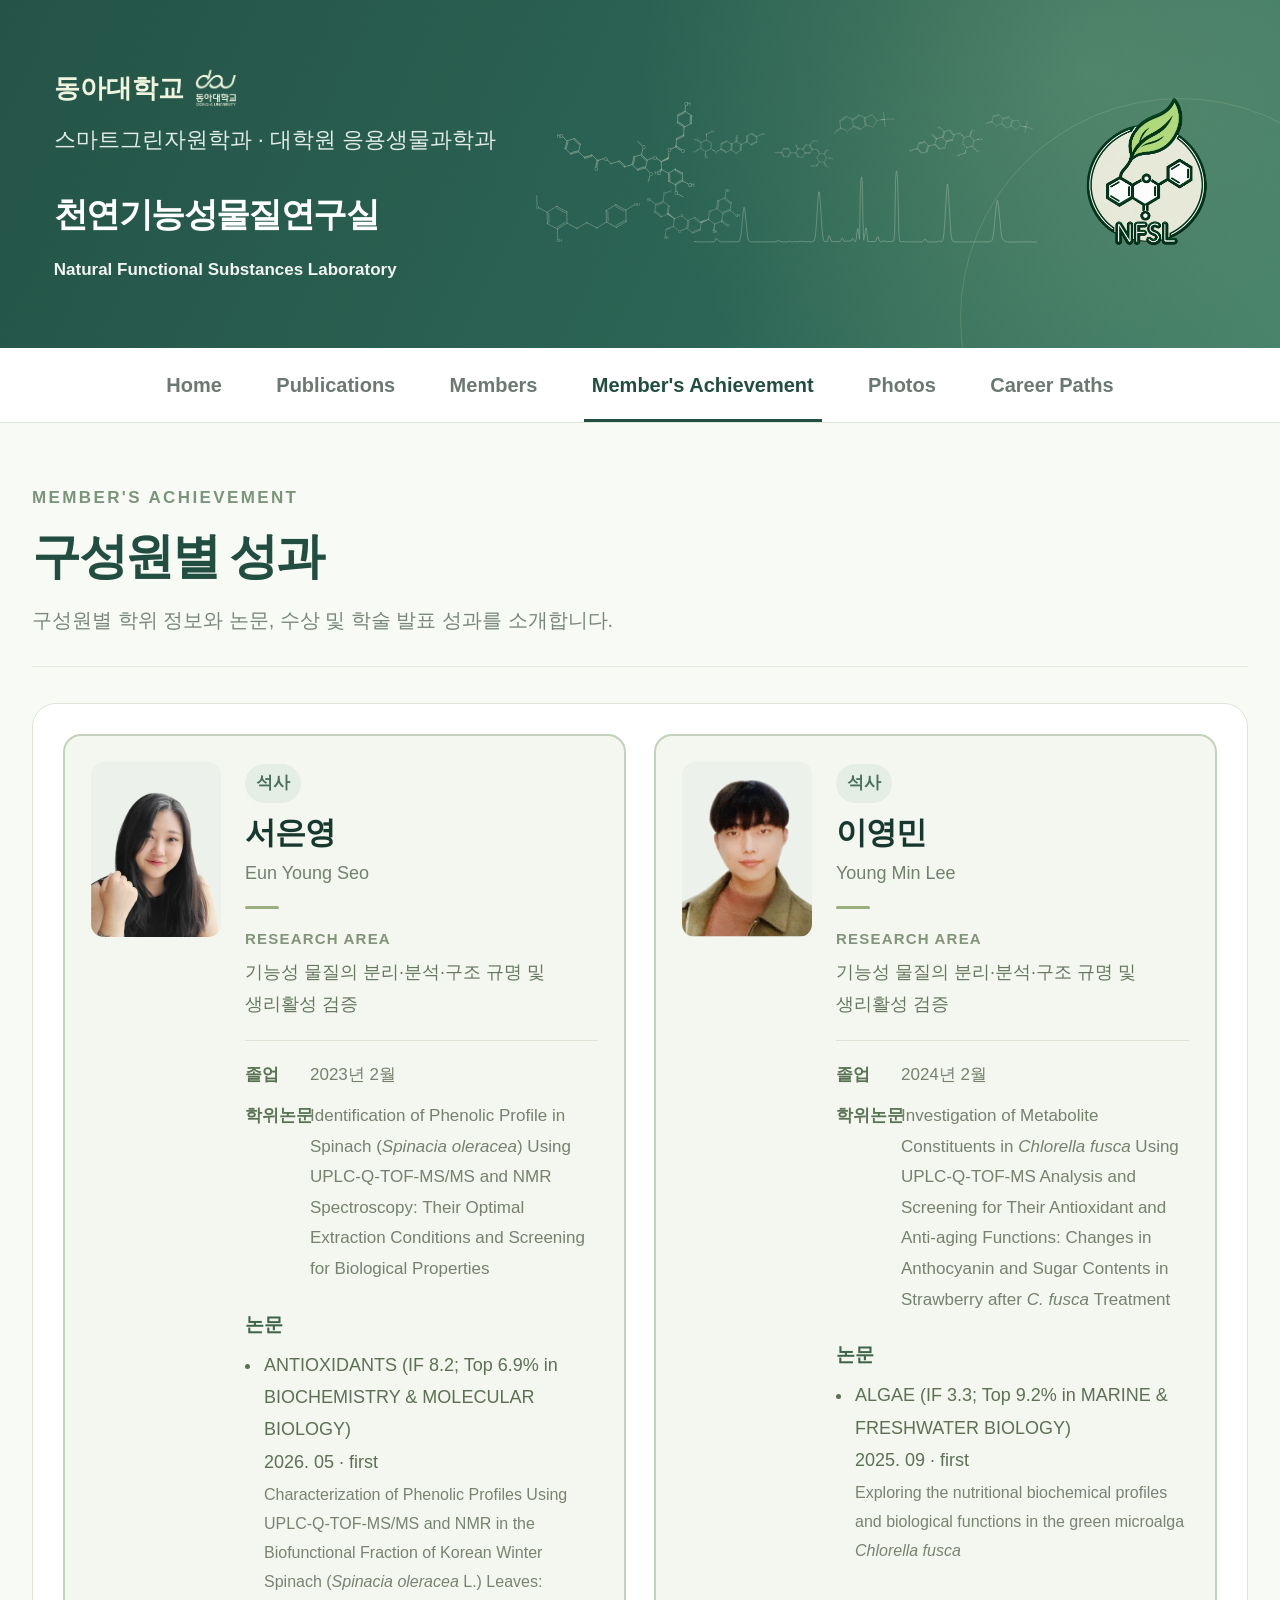
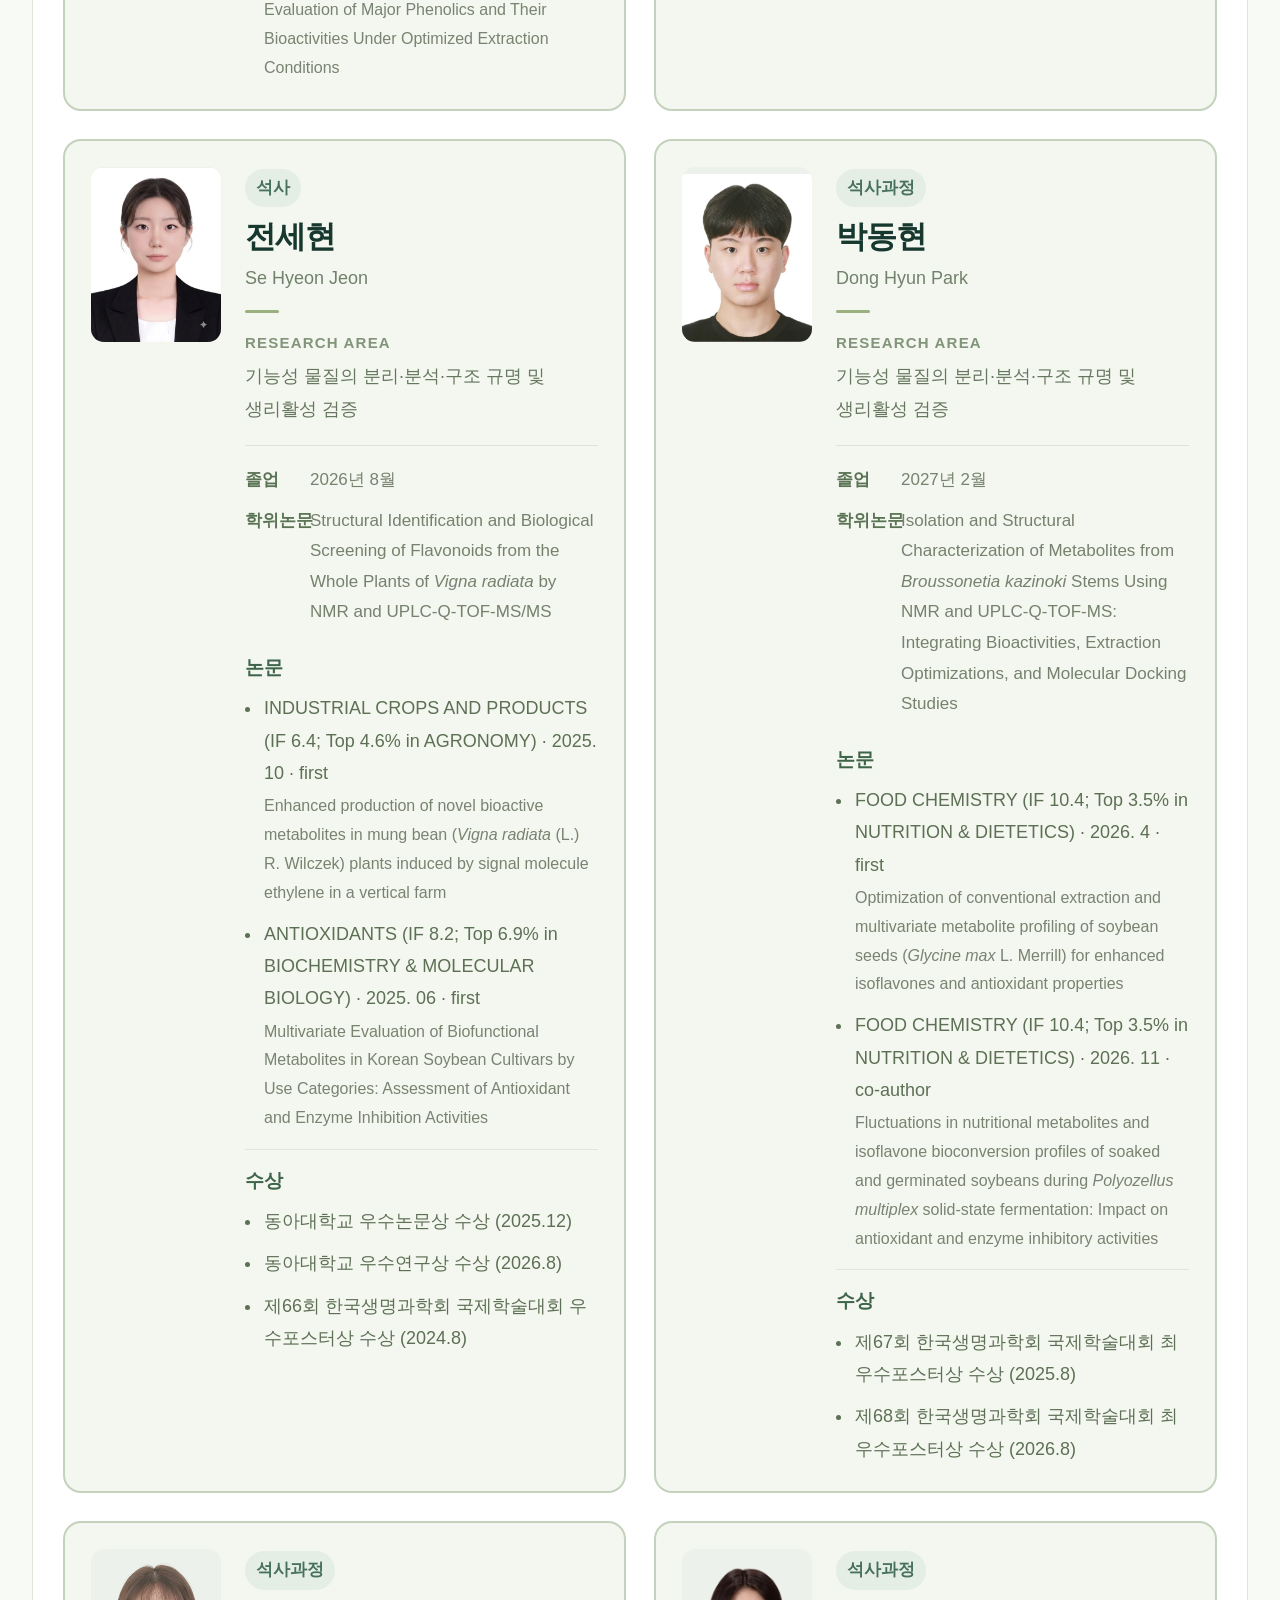
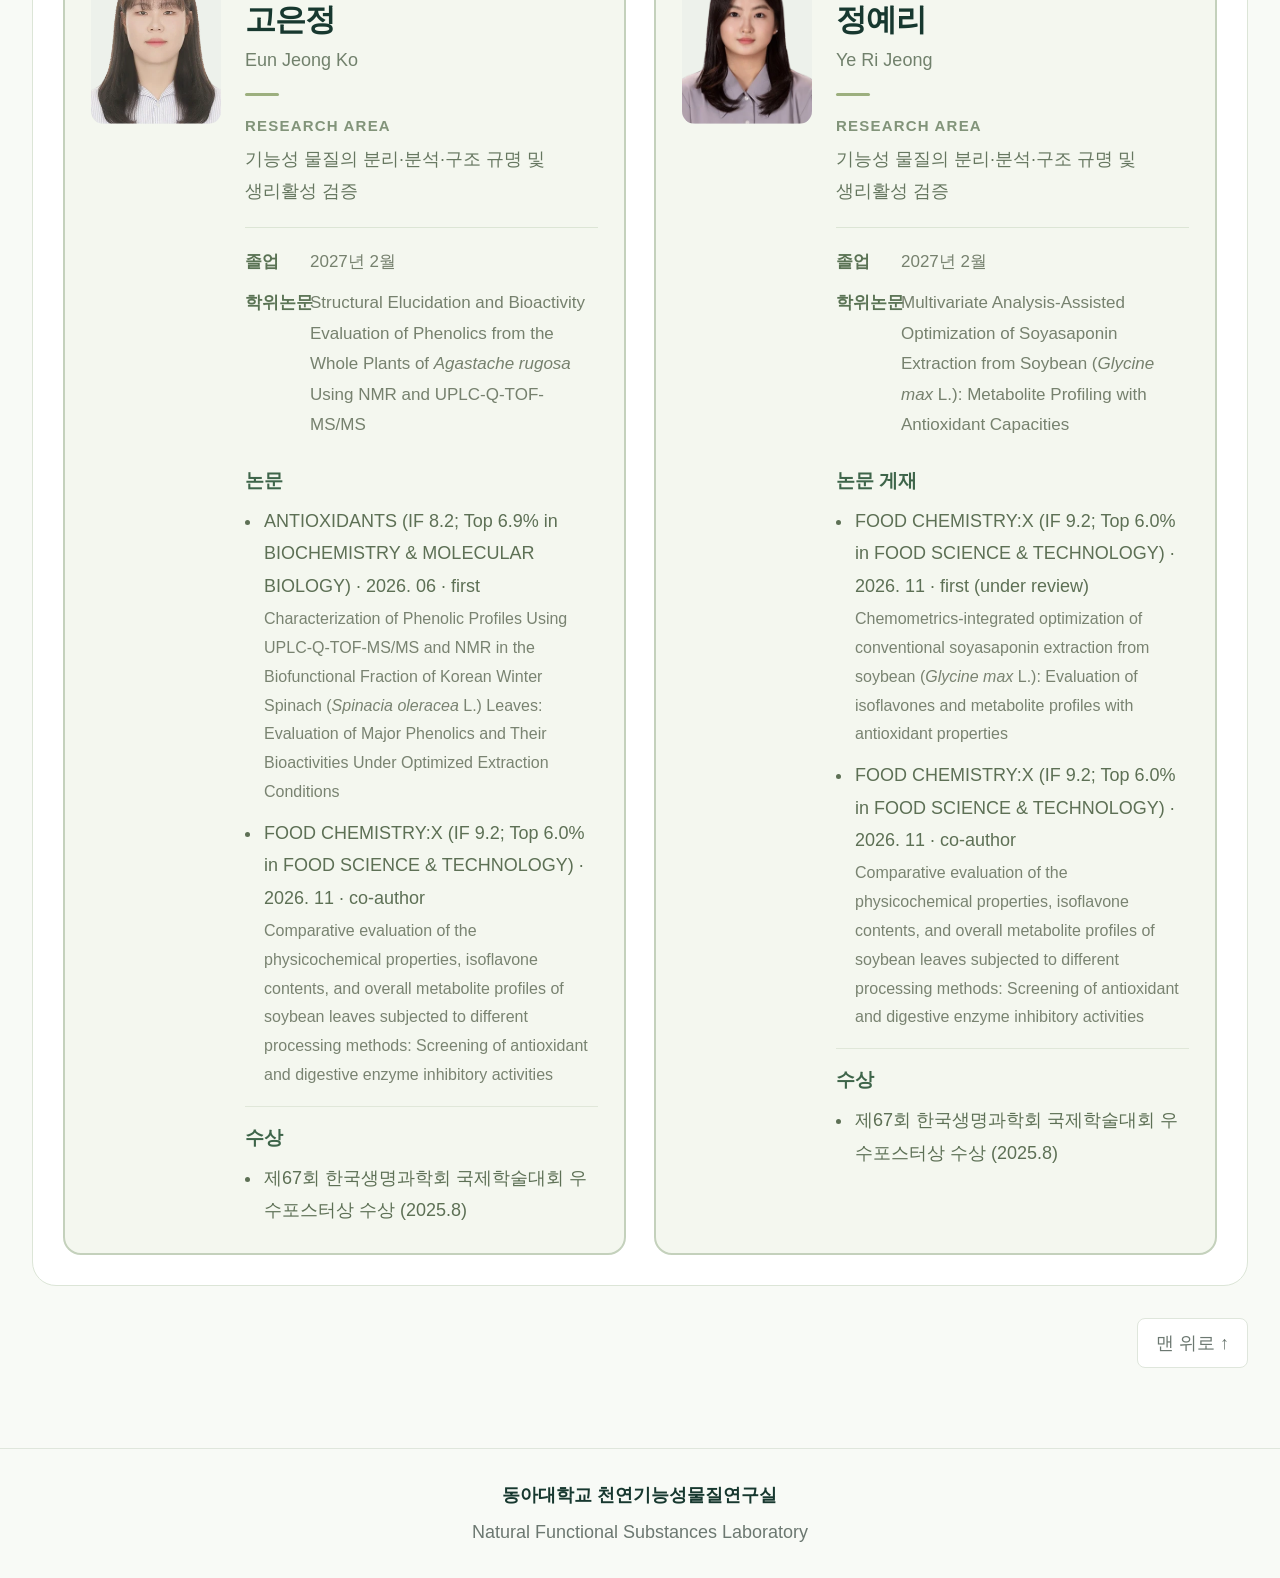
<file: member's achievement.html>
<!DOCTYPE html>
<html lang="ko">
<head>
  <meta charset="UTF-8">
  <meta name="viewport" content="width=device-width, initial-scale=1.0">
  <title>천연기능성물질연구실 | 구성원 성과</title>
  <link rel="stylesheet" href="styles.css">
  <!-- 최적화된 사진 79개를 하나의 파일에서 로드 -->
</head>

<body class="achievements-page" id="top">
  <a class="skip-link" href="#main">본문 바로가기</a>

  <header class="hero hero-with-science">
    <div class="hero-inner">
      <div class="hero-text">
        <p class="university">
          <a class="hero-university-label" href="https://www.donga.ac.kr/" target="_blank" rel="noopener noreferrer">동아대학교<span class="hero-university-mark" aria-hidden="true"></span></a>
        </p>

        <p class="department">
          <a href="https://liferes.donga.ac.kr/liferes/CMS/Contents/Contents.do?mCode=MN019" target="_blank" rel="noopener noreferrer">스마트그린자원학과</a>
          · <a href="https://gra.donga.ac.kr/" target="_blank" rel="noopener noreferrer">대학원 응용생물과학과</a>
        </p>

        <h1>천연기능성물질연구실</h1>

        <p class="english-name" lang="en">
          Natural Functional Substances Laboratory
        </p>
      </div>

      <figure class="hero-science" aria-hidden="true">
        <svg
          class="hero-science-art"
          xmlns="http://www.w3.org/2000/svg"
          viewBox="0 0 1450 420"
          aria-hidden="true"
        >
          <defs>
            <!-- Daidzin -->
            <symbol id="banner-daidzin" viewBox="0 0 400 300">
              <g
                fill="none"
                stroke="currentColor"
                stroke-width="2"
                stroke-linecap="round"
                stroke-linejoin="round"
              >
                <path d="
                  M 114.1,140.8 L 97.5,127.0
                  M 117.1,150.6 L 113.6,170.9
                  M 138.4,186.6 L 159.6,178.9
                  M 69.3,134.4 L 69.7,133.8
                  M 66.4,132.4 L 67.3,131.4
                  M 63.6,130.5 L 64.9,128.9
                  M 60.8,128.6 L 62.5,126.5
                  M 57.9,126.7 L 60.1,124.1
                  M 55.1,124.7 L 57.7,121.6
                  M 87.9,183.8 L 87.3,183.7
                  M 87.6,187.5 L 86.3,187.3
                  M 87.4,191.1 L 85.4,190.8
                  M 87.1,194.8 L 84.4,194.3
                  M 86.8,198.4 L 83.4,197.9
                  M 86.5,202.1 L 82.5,201.4
                  M 123.3,92.6 L 100.0,101.1
                  M 222.3,200.7 L 205.7,186.8
                  M 230.6,202.6 L 251.8,194.8
                  M 241.2,131.0 L 237.5,152.4
                  M 237.2,130.3 L 233.5,151.7
                  M 353.6,132.5 L 332.4,140.3
                  M 67.5,162.9 L 72.1,136.3
                  M 67.5,162.9 L 88.2,180.2
                  M 72.1,136.3 L 97.5,127.0
                  M 88.2,180.2 L 113.6,170.9
                  M 159.6,178.9 L 180.4,196.2
                  M 164.0,177.2 L 181.2,191.5
                  M 159.6,178.9 L 164.3,152.3
                  M 180.4,196.2 L 205.7,186.8
                  M 164.3,152.3 L 189.6,143.0
                  M 167.8,155.3 L 188.8,147.6
                  M 205.7,186.8 L 210.3,160.2
                  M 210.1,185.2 L 213.9,163.2
                  M 210.3,160.2 L 189.6,143.0
                  M 210.3,160.2 L 235.7,150.9
                  M 235.7,150.9 L 256.4,168.2
                  M 256.4,168.2 L 251.8,194.8
                  M 252.0,169.8 L 248.2,191.8
                  M 256.4,168.2 L 281.7,158.9
                  M 281.7,158.9 L 302.5,176.2
                  M 281.7,158.9 L 286.4,132.3
                  M 286.1,157.3 L 289.9,135.3
                  M 302.5,176.2 L 327.8,166.9
                  M 303.3,171.6 L 324.2,163.9
                  M 286.4,132.3 L 311.7,123.0
                  M 327.8,166.9 L 332.4,140.3
                  M 311.7,123.0 L 332.4,140.3
                  M 310.9,127.6 L 328.0,141.9
                "/>
              </g>

              <path fill="currentColor" d="
                M 113.6,170.9 L 130.6,182.4 L 128.0,185.5 Z
                M 67.5,162.9 L 47.9,172.2 L 46.5,168.4 Z
                M 97.5,127.0 L 100.0,101.1 L 104.4,99.5 Z
              "/>

              <g fill="currentColor" font-family="Arial, sans-serif" font-size="11">
                <text x="114.9" y="149.7">O</text>
                <text x="131.1" y="193.6">O</text>
                <text x="32.0 38.9" y="177.6">HO</text>
                <text x="41.2 48.1" y="124.4">HO</text>
                <text x="80.4 87.8" y="212.2">OH</text>
                <text x="124.2 131.6" y="96.5">OH</text>
                <text x="223.2" y="209.5">O</text>
                <text x="237.0" y="129.7">O</text>
                <text x="354.5 362.0" y="136.4">OH</text>
              </g>
            </symbol>

            <!-- Glycitin -->
            <symbol id="banner-glycitin" viewBox="0 0 400 300">
              <g
                fill="none"
                stroke="currentColor"
                stroke-width="2"
                stroke-linecap="round"
                stroke-linejoin="round"
              >
                <path d="
                  M 280.2,175.2 L 292.2,191.6
                  M 277.9,165.3 L 287.1,144.4
                  M 266.7,122.8 L 243.7,125.4
                  M 321.8,191.2 L 321.2,191.6
                  M 324.1,193.8 L 323.0,194.6
                  M 326.5,196.5 L 324.8,197.7
                  M 328.8,199.1 L 326.6,200.7
                  M 331.2,201.7 L 328.4,203.7
                  M 333.5,204.3 L 330.2,206.8
                  M 315.3,138.4 L 315.9,138.6
                  M 316.2,135.3 L 317.5,135.8
                  M 317.2,132.2 L 319.1,133.0
                  M 318.2,129.1 L 320.7,130.2
                  M 319.2,126.0 L 322.3,127.4
                  M 320.2,122.9 L 324.0,124.5
                  M 258.2,219.1 L 283.5,216.3
                  M 196.3,174.2 L 205.5,153.4
                  M 190.3,178.9 L 167.3,181.4
                  M 235.7,84.6 L 227.5,103.3
                  M 242.7,77.8 L 265.7,75.3
                  M 151.8,116.7 L 164.5,134.0
                  M 148.5,119.1 L 161.2,136.4
                  M 46.5,170.7 L 69.5,168.2
                  M 330.4,163.5 L 319.4,188.6
                  M 330.4,163.5 L 314.3,141.5
                  M 319.4,188.6 L 292.2,191.6
                  M 314.3,141.5 L 287.1,144.4
                  M 243.7,125.4 L 227.5,103.3
                  M 239.0,125.9 L 225.6,107.6
                  M 243.7,125.4 L 232.7,150.4
                  M 227.5,103.3 L 200.3,106.3
                  M 232.7,150.4 L 205.5,153.4
                  M 229.9,146.6 L 207.4,149.0
                  M 205.5,153.4 L 189.3,131.3
                  M 189.3,131.3 L 200.3,106.3
                  M 194.0,130.8 L 203.1,110.1
                  M 189.3,131.3 L 162.1,134.3
                  M 162.1,134.3 L 151.1,159.3
                  M 151.1,159.3 L 167.3,181.4
                  M 155.8,158.8 L 169.2,177.0
                  M 151.1,159.3 L 123.9,162.3
                  M 123.9,162.3 L 107.7,140.2
                  M 123.9,162.3 L 112.9,187.3
                  M 119.2,162.8 L 110.1,183.5
                  M 107.7,140.2 L 80.5,143.2
                  M 105.8,144.6 L 83.3,147.0
                  M 112.9,187.3 L 85.7,190.3
                  M 80.5,143.2 L 69.5,168.2
                  M 85.7,190.3 L 69.5,168.2
                  M 87.6,186.0 L 74.2,167.7
                "/>
              </g>

              <path fill="currentColor" d="
                M 287.1,144.4 L 274.3,130.5 L 277.6,128.1 Z
                M 330.4,163.5 L 352.3,159.1 L 352.8,163.2 Z
                M 292.2,191.6 L 283.5,216.3 L 278.7,216.9 Z
              "/>

              <g fill="currentColor" font-family="Arial, sans-serif" font-size="11">
                <text x="272.8" y="175.0">O</text>
                <text x="267.6" y="127.9">O</text>
                <text x="354.4 361.9" y="166.0">OH</text>
                <text x="332.3 339.9" y="216.1">OH</text>
                <text x="322.0 329.6" y="121.9">OH</text>
                <text x="243.7 250.7" y="225.0">HO</text>
                <text x="191.2" y="183.9">O</text>
                <text x="235.3" y="83.7">O</text>
                <text x="142.6" y="117.7">O</text>
                <text x="32.0 39.0" y="176.7">HO</text>
              </g>
            </symbol>

            <!-- Genistin -->
            <symbol id="banner-genistin" viewBox="0 0 400 300">
              <g
                fill="none"
                stroke="currentColor"
                stroke-width="2"
                stroke-linecap="round"
                stroke-linejoin="round"
              >
                <path d="
                  M 280.5,169.5 L 293.4,185.7
                  M 277.9,160.1 L 286.3,138.8
                  M 265.1,117.9 L 242.1,121.4
                  M 322.9,184.2 L 322.4,184.6
                  M 325.3,186.7 L 324.3,187.5
                  M 327.8,189.2 L 326.2,190.5
                  M 330.2,191.7 L 328.1,193.4
                  M 332.6,194.2 L 330.0,196.4
                  M 335.1,196.7 L 331.9,199.3
                  M 314.3,131.5 L 314.9,131.8
                  M 315.2,128.4 L 316.5,128.9
                  M 316.1,125.2 L 318.0,126.0
                  M 316.9,122.1 L 319.5,123.1
                  M 317.8,118.9 L 321.0,120.2
                  M 318.7,115.7 L 322.5,117.2
                  M 260.4,214.7 L 285.6,210.9
                  M 196.6,172.2 L 205.0,150.9
                  M 190.7,177.1 L 167.8,180.5
                  M 185.1,87.8 L 198.0,104.0
                  M 149.5,116.1 L 163.2,133.2
                  M 146.3,118.6 L 159.9,135.7
                  M 46.5,174.6 L 69.4,171.2
                  M 330.5,156.2 L 320.5,181.7
                  M 330.5,156.2 L 313.4,134.7
                  M 320.5,181.7 L 293.4,185.7
                  M 313.4,134.7 L 286.3,138.8
                  M 242.1,121.4 L 232.1,146.9
                  M 242.1,121.4 L 225.1,99.9
                  M 237.4,122.1 L 223.3,104.3
                  M 232.1,146.9 L 205.0,150.9
                  M 229.1,143.2 L 206.7,146.5
                  M 225.1,99.9 L 198.0,104.0
                  M 205.0,150.9 L 187.9,129.5
                  M 187.9,129.5 L 198.0,104.0
                  M 192.6,128.8 L 200.9,107.7
                  M 187.9,129.5 L 160.8,133.5
                  M 160.8,133.5 L 150.8,159.0
                  M 150.8,159.0 L 167.8,180.5
                  M 155.5,158.3 L 169.6,176.1
                  M 150.8,159.0 L 123.6,163.1
                  M 123.6,163.1 L 106.6,141.7
                  M 123.6,163.1 L 113.6,188.6
                  M 119.0,163.8 L 110.6,184.9
                  M 106.6,141.7 L 79.5,145.7
                  M 104.8,146.1 L 82.4,149.4
                  M 113.6,188.6 L 86.5,192.7
                  M 79.5,145.7 L 69.4,171.2
                  M 86.5,192.7 L 69.4,171.2
                  M 88.2,188.3 L 74.1,170.5
                "/>
              </g>

              <path fill="currentColor" d="
                M 286.3,138.8 L 272.7,125.0 L 276.0,122.4 Z
                M 330.5,156.2 L 352.2,150.8 L 352.8,154.9 Z
                M 293.4,185.7 L 285.6,210.9 L 280.9,211.6 Z
              "/>

              <g fill="currentColor" font-family="Arial, sans-serif" font-size="11">
                <text x="273.0" y="169.8">O</text>
                <text x="266.0" y="122.8">O</text>
                <text x="354.3 361.9" y="157.6">OH</text>
                <text x="334.2 341.8" y="208.6">OH</text>
                <text x="320.2 327.8" y="114.7">OH</text>
                <text x="245.9 252.9" y="220.8">HO</text>
                <text x="191.7" y="181.9">O</text>
                <text x="170.6 177.6" y="88.0">HO</text>
                <text x="140.4" y="117.6">O</text>
                <text x="32.0 39.0" y="180.8">HO</text>
              </g>
            </symbol>

            <!-- Marmesin -->
            <symbol id="banner-marmesin" viewBox="0 0 400 300">
              <g
                fill="none"
                stroke="currentColor"
                stroke-width="2"
                stroke-linecap="round"
                stroke-linejoin="round"
              >
                <path d="
                  M 252.9,178.0 L 273.0,152.8
                  M 241.9,181.8 L 210.6,170.0
                  M 346.7,156.1 L 312.9,154.6
                  M 112.1,182.1 L 141.5,166.9
                  M 99.9,181.4 L 72.3,163.8
                  M 41.5,176.4 L 72.4,160.3
                  M 44.3,181.7 L 75.2,165.7
                  M 273.0,152.8 L 251.0,119.5
                  M 312.9,154.6 L 314.7,114.7
                  M 312.9,154.6 L 311.1,194.6
                  M 251.0,119.5 L 212.4,130.1
                  M 212.4,130.1 L 210.6,170.0
                  M 206.3,133.3 L 204.8,166.3
                  M 212.4,130.1 L 178.7,108.6
                  M 210.6,170.0 L 175.1,188.4
                  M 178.7,108.6 L 143.3,127.0
                  M 178.4,115.5 L 149.1,130.7
                  M 175.1,188.4 L 141.5,166.9
                  M 175.5,181.5 L 147.6,163.7
                  M 143.3,127.0 L 141.5,166.9
                  M 143.3,127.0 L 109.6,105.4
                  M 109.6,105.4 L 74.1,123.9
                  M 109.3,112.4 L 79.9,127.6
                  M 74.1,123.9 L 72.3,163.8
                "/>
              </g>

              <path fill="currentColor" d="
                M 273.0,152.8 L 313.1,151.6 L 312.9,154.6 L 312.8,157.6 Z
              "/>

              <g fill="currentColor" font-family="Arial, sans-serif" font-size="11">
                <text x="243.3" y="192.1">O</text>
                <text x="348.1 359.1" y="164.4">OH</text>
                <text x="101.2" y="193.3">O</text>
                <text x="32.0" y="190.2">O</text>
              </g>
            </symbol>

            <!-- Dadahol A -->
            <symbol id="banner-dadahol" viewBox="0 0 460 260">
              <title>Dadahol A</title>

              <path
                fill="none"
                stroke="currentColor"
                stroke-width="1.8"
                stroke-linecap="round"
                stroke-linejoin="round"
                d="
                  M 261.5,109.3 L 272.1,119.4
                  M 274.8,130.1 L 271.6,143.5
                  M 271.6,143.5 L 251.9,149.3
                  M 251.9,149.3 L 247.1,169.3
                  M 254.5,151.7 L 250.5,168.3
                  M 247.1,169.3 L 262.0,183.4
                  M 262.0,183.4 L 281.7,177.6
                  M 262.8,180.0 L 279.2,175.1
                  M 281.7,177.6 L 286.5,157.6
                  M 286.5,157.6 L 301.3,151.7
                  M 309.9,152.9 L 322.7,161.4
                  M 341.0,153.9 L 342.0,138.4
                  M 346.6,129.6 L 360.8,122.5
                  M 359.2,123.3 L 372.8,132.3
                  M 360.9,120.8 L 374.5,129.8
                  M 360.8,122.5 L 362.0,102.0
                  M 362.0,102.0 L 380.4,92.9
                  M 364.9,104.0 L 381.7,95.6
                  M 380.4,92.9 L 381.6,72.3
                  M 381.6,72.3 L 400.0,63.2
                  M 400.0,63.2 L 401.2,42.7
                  M 397.1,61.2 L 398.1,44.2
                  M 401.2,42.7 L 384.1,31.3
                  M 384.1,31.3 L 365.7,40.5
                  M 383.9,34.9 L 368.7,42.5
                  M 365.7,40.5 L 364.5,61.0
                  M 384.1,31.3 L 385.0,17.5
                  M 322.7,161.4 L 323.3,181.9
                  M 323.3,181.9 L 341.4,191.7
                  M 341.4,191.7 L 341.9,212.2
                  M 344.5,193.4 L 344.9,210.4
                  M 341.9,212.2 L 360.0,222.0
                  M 360.0,222.0 L 377.5,211.3
                  M 359.9,218.5 L 374.4,209.6
                  M 377.5,211.3 L 376.9,190.8
                  M 376.9,190.8 L 358.9,181.0
                  M 373.9,192.6 L 359.0,184.5
                  M 377.5,211.3 L 391.3,218.8
                  M 360.0,222.0 L 360.4,238.3
                  M 364.8,244.9 L 378.6,252.4
                  M 281.7,177.6 L 291.6,188.7
                  M 293.1,199.6 L 288.8,212.4
                  M 247.1,169.3 L 227.4,175.1
                  M 227.4,175.1 L 212.5,161.0
                  M 228.2,171.7 L 214.6,158.8
                  M 212.5,161.0 L 192.8,166.8
                  M 192.8,166.8 L 182.2,156.7
                  M 173.6,154.0 L 158.2,158.5
                  M 156.9,157.3 L 153.0,173.9
                  M 159.9,158.0 L 155.9,174.6
                  M 158.2,158.5 L 143.3,144.4
                  M 143.3,144.4 L 123.6,150.2
                  M 142.5,147.8 L 124.5,153.2
                  M 123.6,150.2 L 108.7,136.1
                  M 108.7,136.1 L 113.5,116.1
                  M 113.5,116.1 L 98.6,102.0
                  M 110.1,117.1 L 97.8,105.4
                  M 98.6,102.0 L 78.9,107.8
                  M 78.9,107.8 L 74.1,127.8
                  M 81.5,110.3 L 77.5,126.8
                  M 74.1,127.8 L 89.0,141.9
                  M 78.9,107.8 L 68.3,97.7
                  M 286.5,157.6 L 271.6,143.5
                  M 283.1,158.6 L 270.8,146.9
                  M 364.5,61.0 L 381.6,72.3
                  M 367.6,59.4 L 381.8,68.8
                  M 358.9,181.0 L 341.4,191.7
                  M 89.0,141.9 L 108.7,136.1
                  M 89.8,138.5 L 106.2,133.7
                  M 252.9,149.0 L 251.9,149.3 L 251.7,150.3
                  M 261.3,182.7 L 262.0,183.4 L 263.0,183.1
                  M 322.1,161.0 L 322.7,161.4 L 322.8,162.4
                  M 360.0,122.9 L 360.8,122.5 L 360.8,121.5
                  M 361.9,103.1 L 362.0,102.0 L 362.9,101.6
                  M 379.5,93.3 L 380.4,92.9 L 380.4,91.8
                  M 399.1,63.6 L 400.0,63.2 L 400.1,62.1
                  M 401.2,43.7 L 401.2,42.7 L 400.4,42.1
                  M 366.7,40.1 L 365.7,40.5 L 365.7,41.5
                  M 364.6,60.0 L 364.5,61.0 L 365.3,61.6
                  M 323.3,180.9 L 323.3,181.9 L 324.2,182.4
                  M 341.9,211.2 L 341.9,212.2 L 342.8,212.7
                  M 376.9,191.8 L 376.9,190.8 L 376.0,190.3
                  M 359.8,181.5 L 358.9,181.0 L 358.0,181.5
                  M 228.4,174.8 L 227.4,175.1 L 226.7,174.4
                  M 213.3,161.7 L 212.5,161.0 L 211.5,161.3
                  M 193.8,166.5 L 192.8,166.8 L 192.3,166.3
                  M 159.0,158.3 L 158.2,158.5 L 157.5,157.8
                  M 144.1,145.1 L 143.3,144.4 L 142.3,144.7
                  M 124.6,149.9 L 123.6,150.2 L 122.9,149.5
                  M 113.3,117.1 L 113.5,116.1 L 112.8,115.4
                  M 99.3,102.7 L 98.6,102.0 L 97.6,102.3
                  M 74.4,126.8 L 74.1,127.8 L 74.9,128.5
                  M 88.3,141.2 L 89.0,141.9 L 90.0,141.6
                "
              />

              <path
                fill="currentColor"
                stroke="currentColor"
                stroke-width="1.8"
                stroke-linecap="round"
                stroke-linejoin="round"
                d="
                  M 322.7,161.4 L 341.2,150.4 L 341.0,153.9 Z
                  M 323.3,181.9 L 321.6,186.4 L 319.2,184.4 Z
                "
              />

              <g fill="currentColor" font-family="Arial, sans-serif" font-size="12">
                <text x="272.8" y="129.5">O</text>
                <text x="302.0" y="156.1">O</text>
                <text x="338.8" y="137.7">O</text>
                <text x="374.3" y="139.9">O</text>
                <text x="381.8" y="16.8">O</text>
                <text x="390.0" y="16.8">H</text>
                <text x="391.9" y="227.1">O</text>
                <text x="400.2" y="227.1">H</text>
                <text x="356.9" y="248.6">O</text>
                <text x="305.1" y="196.3">H</text>
                <text x="312.8" y="196.3">O</text>
                <text x="291.7" y="198.9">O</text>
                <text x="174.3" y="158.7">O</text>
                <text x="149.8" y="184.5">O</text>
                <text x="52.7" y="99.7">H</text>
                <text x="60.4" y="99.7">O</text>
              </g>
            </symbol>

            <!-- Broussonin A -->
            <symbol id="banner-broussonin" viewBox="0 0 360 180">
              <title>Broussonin A</title>

              <path
                fill="none"
                stroke="currentColor"
                stroke-width="1.8"
                stroke-linecap="round"
                stroke-linejoin="round"
                d="
                  M 15.1,14.0 L 16.0,46.1
                  M 20.9,53.5 L 48.6,68.4
                  M 48.6,68.4 L 49.6,105.4
                  M 54.2,71.5 L 55.1,102.0
                  M 49.6,105.4 L 82.1,122.9
                  M 82.1,122.9 L 113.5,103.6
                  M 81.9,116.5 L 107.9,100.5
                  M 113.5,103.6 L 112.5,66.7
                  M 112.5,66.7 L 80.0,49.1
                  M 107.1,70.0 L 80.2,55.5
                  M 113.5,103.6 L 146.0,121.1
                  M 146.0,121.1 L 177.5,101.8
                  M 177.5,101.8 L 209.9,119.3
                  M 209.9,119.3 L 241.4,100.0
                  M 241.4,100.0 L 273.9,117.6
                  M 273.9,117.6 L 305.3,98.2
                  M 273.7,111.2 L 299.7,95.2
                  M 305.3,98.2 L 304.3,61.3
                  M 304.3,61.3 L 271.8,43.8
                  M 298.8,64.7 L 272.0,50.2
                  M 271.8,43.8 L 240.4,63.1
                  M 304.3,61.3 L 330.9,44.9
                  M 82.1,122.9 L 83.0,155.0
                  M 80.0,49.1 L 48.6,68.4
                  M 240.4,63.1 L 241.4,100.0
                  M 246.0,66.1 L 246.8,96.7
                  M 49.6,103.5 L 49.6,105.4 L 51.3,106.2
                  M 112.6,68.5 L 112.5,66.7 L 110.9,65.8
                  M 81.7,50.0 L 80.0,49.1 L 78.5,50.1
                  M 144.4,120.3 L 146.0,121.1 L 147.6,120.2
                  M 175.9,102.8 L 177.5,101.8 L 179.1,102.7
                  M 208.3,118.5 L 209.9,119.3 L 211.5,118.4
                  M 272.2,116.7 L 273.9,117.6 L 275.4,116.6
                  M 303.7,99.2 L 305.3,98.2 L 305.2,96.4
                  M 273.4,44.6 L 271.8,43.8 L 270.2,44.7
                  M 241.9,62.1 L 240.4,63.1 L 240.4,64.9
                "
              />

              <g fill="currentColor" font-family="Arial, sans-serif" font-size="12">
                <text x="12.5" y="56.9">O</text>
                <text x="332.1" y="48.0">O</text>
                <text x="340.4" y="48.0">H</text>
                <text x="79.5" y="165.8">O</text>
                <text x="87.8" y="165.8">H</text>
              </g>
            </symbol>

            <!-- Silybin: 실리마린의 대표 구성 성분 -->
            <symbol id="banner-silybin" viewBox="0 0 400 260">
              <title>Silybin — silymarin constituent</title>

              <path
                fill="none"
                stroke="currentColor"
                stroke-width="1.8"
                stroke-linecap="round"
                stroke-linejoin="round"
                d="
                  M 112.0,35.3 L 87.3,45.5
                  M 81.7,54.4 L 78.4,78.8
                  M 78.4,78.8 L 49.1,90.9
                  M 77.7,84.3 L 53.4,94.3
                  M 49.1,90.9 L 44.8,122.4
                  M 44.8,122.4 L 70.0,141.7
                  M 49.9,120.3 L 70.7,136.3
                  M 70.0,141.7 L 99.3,129.7
                  M 99.3,129.7 L 103.6,98.2
                  M 95.0,126.3 L 98.5,100.3
                  M 124.5,149.1 L 120.2,180.5
                  M 120.2,180.5 L 140.7,196.3
                  M 150.0,198.0 L 174.7,187.9
                  M 174.7,187.9 L 178.9,156.4
                  M 179.8,185.8 L 183.3,159.8
                  M 178.9,156.4 L 158.5,140.6
                  M 178.9,156.4 L 208.3,144.3
                  M 208.3,144.3 L 233.4,163.7
                  M 207.6,149.8 L 228.3,165.8
                  M 233.4,163.7 L 229.2,195.2
                  M 229.2,195.2 L 199.8,207.2
                  M 224.8,191.8 L 200.6,201.8
                  M 262.8,151.7 L 287.9,171.0
                  M 287.9,171.0 L 317.3,159.0
                  M 314.7,160.0 L 336.3,176.7
                  M 317.6,156.3 L 339.2,172.9
                  M 317.3,159.0 L 321.5,127.5
                  M 321.5,127.5 L 350.9,115.5
                  M 322.2,122.1 L 346.5,112.1
                  M 350.9,115.5 L 355.1,84.0
                  M 355.1,84.0 L 330.0,64.6
                  M 350.0,86.1 L 329.2,70.1
                  M 330.0,64.6 L 300.6,76.7
                  M 300.6,76.7 L 296.4,108.1
                  M 304.9,80.0 L 301.5,106.0
                  M 296.4,108.1 L 271.7,118.3
                  M 330.0,64.6 L 333.2,40.2
                  M 350.9,115.5 L 371.3,131.3
                  M 287.8,174.3 L 287.2,174.2
                  M 287.6,177.6 L 286.5,177.4
                  M 287.5,180.8 L 285.7,180.6
                  M 287.4,184.1 L 285.0,183.8
                  M 287.2,187.3 L 284.3,186.9
                  M 287.1,190.6 L 283.5,190.1
                  M 286.9,193.9 L 282.8,193.3
                  M 286.8,197.1 L 282.1,196.5
                  M 116.9,181.6 L 117.1,182.1
                  M 113.5,182.7 L 113.9,183.8
                  M 110.1,183.7 L 110.8,185.4
                  M 106.7,184.8 L 107.6,187.0
                  M 103.4,185.9 L 104.5,188.6
                  M 100.0,186.9 L 101.3,190.2
                  M 96.6,188.0 L 98.2,191.8
                  M 93.2,189.0 L 95.1,193.4
                  M 90.9,192.6 L 87.3,219.4
                  M 49.1,90.9 L 28.6,75.1
                  M 103.6,98.2 L 78.4,78.8
                  M 149.2,138.9 L 124.5,149.1
                  M 199.8,207.2 L 174.7,187.9
                  M 266.1,127.2 L 262.8,151.7
                  M 296.4,108.1 L 321.5,127.5
                  M 45.1,120.8 L 44.8,122.4 L 46.1,123.3
                  M 68.7,140.8 L 70.0,141.7 L 71.4,141.1
                  M 97.9,130.3 L 99.3,129.7 L 99.5,128.1
                  M 103.3,99.8 L 103.6,98.2 L 102.3,97.3
                  M 124.2,150.6 L 124.5,149.1 L 125.7,148.6
                  M 120.4,179.0 L 120.2,180.5 L 121.2,181.3
                  M 206.8,144.9 L 208.3,144.3 L 209.6,145.3
                  M 232.2,162.7 L 233.4,163.7 L 233.2,165.3
                  M 229.4,193.6 L 229.2,195.2 L 227.7,195.8
                  M 201.3,206.6 L 199.8,207.2 L 198.6,206.3
                  M 264.0,152.6 L 262.8,151.7 L 262.9,150.4
                  M 286.7,170.1 L 287.9,171.0 L 289.4,170.4
                  M 315.8,159.6 L 317.3,159.0 L 317.5,157.4
                  M 354.9,85.6 L 355.1,84.0 L 353.8,83.0
                  M 302.1,76.1 L 300.6,76.7 L 300.4,78.2
                "
              />

              <path
                fill="currentColor"
                stroke="currentColor"
                stroke-width="1.8"
                stroke-linecap="round"
                stroke-linejoin="round"
                d="
                  M 124.5,149.1 L 96.7,130.8 L 99.3,129.7 L 99.7,126.8 Z
                  M 262.8,151.7 L 233.0,166.6 L 233.4,163.7 L 231.2,162.0 Z
                "
              />

              <g fill="currentColor" font-family="Arial, sans-serif" font-size="12">
                <text x="79.1" y="53.4">O</text>
                <text x="141.8" y="205.9">O</text>
                <text x="150.2" y="143.0">O</text>
                <text x="338.8" y="184.4">O</text>
                <text x="263.4" y="126.2">O</text>
                <text x="330.6" y="39.1">O</text>
                <text x="338.9" y="39.1">H</text>
                <text x="372.4" y="140.8">O</text>
                <text x="380.7" y="140.8">H</text>
                <text x="280.1" y="208.5">O</text>
                <text x="288.4" y="208.5">H</text>
                <text x="83.0" y="230.1">O</text>
                <text x="91.3" y="230.1">H</text>
                <text x="12.7" y="77.5">H</text>
                <text x="20.3" y="77.5">O</text>
              </g>
            </symbol>
          </defs>

          <!-- 왼쪽 구조식 -->
          <use href="#banner-dadahol" x="0" y="10" width="470" height="245" transform="translate(-14.5 -17) scale(1.18)">
            <title>Dadahol A</title>
          </use>

          <use href="#banner-broussonin" x="5" y="255" width="270" height="140" transform="translate(-11.3 -44.4) scale(1.18)">
            <title>Broussonin A</title>
          </use>

          <use href="#banner-silybin" x="270" y="220" width="240" height="180" transform="translate(-3.3 -40.8) scale(1.18)">
            <title>Silybin — 실리마린의 대표 구성 성분</title>
          </use>

          <!-- 오른쪽 구조식 -->
          <g transform="translate(450 -10)">
            <use
              href="#banner-daidzin"
              x="5" y="30"
              width="210" height="195"
              transform="translate(-19.9 -22.2) scale(1.18) rotate(-7 110 127.5)"
            />

            <use
              href="#banner-glycitin"
              x="245" y="72"
              width="170" height="170"
              transform="translate(-62.7 -27.1) scale(1.18) rotate(8 330 157)"
            />

            <use
              href="#banner-genistin"
              x="625" y="25"
              width="215" height="200"
              transform="translate(-132.1 -20.6) scale(1.18) rotate(-5 732.5 125)"
            />

            <use
              href="#banner-marmesin"
              x="390" y="0"
              width="215" height="135"
              transform="translate(-89.8 -9.4) scale(1.18) rotate(-9 497.5 67.5)"
            />

            <use
              href="#banner-marmesin"
              x="825" y="35"
              width="165" height="105"
              transform="translate(-152 -29.1) scale(1.18) rotate(11 907.5 87.5)"
            />
          </g>

          <!-- 배너 디자인용 크로마토그램 -->
          <g transform="translate(440 -4) scale(1.025 1.33)">
            <polyline
              fill="none"
              stroke="currentColor"
              stroke-width="1.35"
              stroke-linejoin="round"
              stroke-linecap="round"
              points="
                20.0,306.9 37.5,307.7 54.9,307.7 56.9,306.9
                58.8,307.7 70.4,307.7 72.4,306.9 76.2,307.7
                78.2,306.1 80.1,301.5 84.0,300.7 89.8,306.1
                97.6,307.7 103.4,307.7 105.3,306.9 109.2,307.7
                144.1,307.2 146.1,306.2 148.0,303.5 149.9,297.8
                151.9,287.6 157.7,240.2 159.6,232.9 161.6,236.4
                169.3,294.5 171.3,301.8 173.2,305.4 175.2,306.9
                181.0,307.7 225.6,307.7 227.5,306.9 229.4,307.7
                246.9,307.7 256.6,303.8 258.6,306.1 260.5,306.9
                264.4,306.9 266.3,307.7 281.8,307.7 287.6,306.1
                291.5,307.7 297.3,307.7 299.3,306.9 305.1,306.9
                309.0,307.7 310.9,306.9 316.7,306.9 318.7,306.1
                320.6,306.9 332.2,306.9 334.2,307.7 336.1,306.9
                351.6,307.6 355.5,306.0 357.4,303.0 359.4,296.1
                361.3,283.2 367.1,214.2 369.1,199.5 371.0,200.0
                373.0,215.5 378.8,284.2 380.7,296.7 382.7,303.3
                384.6,306.2 386.6,306.9 392.4,306.9 394.3,306.1
                396.2,296.1 398.2,293.8 402.1,299.9 404.0,306.1
                405.9,306.9 409.8,306.9 411.8,307.7 413.7,306.9
                429.2,306.9 431.1,305.4 433.1,299.9 435.0,298.4
                437.0,299.9 440.9,306.9 444.7,306.9 448.6,305.4
                452.5,306.1 456.4,305.4 460.2,306.1 462.2,300.7
                464.1,299.9 466.1,301.5 468.0,305.4 471.9,306.9
                473.8,303.8 477.7,279.1 479.6,279.1 483.5,302.3
                485.4,214.9 487.4,174.7 489.3,167.0 491.3,175.5
                493.2,265.2 495.1,303.8 497.1,297.6 501.0,277.5
                502.9,278.3 506.8,306.9 528.1,306.9 530.1,304.6
                532.0,299.2 533.9,296.9 535.9,296.1 537.8,302.3
                539.8,305.4 543.6,307.7 551.4,305.4 563.0,307.7
                565.0,306.9 576.6,306.9 578.5,306.1 580.5,301.5
                582.4,279.1 584.4,173.2 586.3,155.4 588.2,154.6
                590.2,168.6 594.1,292.2 596.0,306.1 597.9,306.9
                601.8,307.7 603.8,306.9 607.6,306.9 609.6,307.7
                627.0,307.7 629.0,306.9 632.9,307.7 660.0,307.7
                665.8,302.3 669.7,303.0 671.6,306.1 675.5,307.7
                700.7,307.7 704.6,306.1 708.5,306.1 712.4,307.5
                714.3,306.8 716.2,304.9 718.2,300.1 720.1,290.0
                722.1,272.3 727.9,193.4 729.8,182.8 731.8,190.2
                739.5,287.3 741.5,298.6 743.4,304.2 745.3,306.6
                749.2,307.6 757.0,307.7 846.2,307.7 852.0,306.7
                853.9,305.2 855.9,302.1 857.8,296.2 859.8,286.7
                867.5,225.1 869.5,218.1 871.4,220.1 873.3,230.5
                881.1,291.4 883.0,299.2 885.0,302.3 886.9,303.0
                892.7,307.6 896.6,306.9 898.5,307.7 980.0,307.7
              "
            />
          </g>
        </svg>
      </figure>

      <div class="hero-logo">
        <img
          src="images/lab-logo.webp"
          alt="천연기능성물질연구실 NFSL 로고"
          decoding="async"
        >
      </div>
    </div>
  </header>

  <nav class="site-nav" aria-label="주요 메뉴">
    <div class="site-nav-inner">
      <a href="index.html">Home</a>
      <a href="results.html">Publications</a>
      <a href="members.html">Members</a>
      <a href="member's achievement.html" aria-current="page">
        Member's Achievement
        
      </a>
      <a href="photos.html">Photos</a>
      <a href="work.html">Career Paths</a>
    </div>
  </nav>

  <main id="main" class="achievements-main">
    <div class="page-heading">
      <p class="eyebrow">MEMBER'S ACHIEVEMENT</p>
      <h2>구성원별 성과</h2>
      <p class="page-description">
        구성원별 학위 정보와 논문, 수상 및 학술 발표 성과를 소개합니다.
      </p>
    </div>

    <div class="achievements-panel">
      <div class="people-achievement-grid">

        <!-- 서은영 -->
        <article class="person-achievement-card" aria-labelledby="seo-name">
          <div class="person-photo">
            <img src="images/SYY.webp" alt="서은영" loading="lazy">
          </div>

          <div class="person-info">
            <p class="person-degree">석사</p>
            <h3 id="seo-name">서은영</h3>
            <p class="person-english-name" lang="en">Eun Young Seo</p>
            <div class="person-name-line" aria-hidden="true"></div>
            <p class="person-research-label">RESEARCH AREA</p>
            <p class="person-research-text">
              기능성 물질의 분리·분석·구조 규명 및 생리활성 검증
            </p>

            <dl class="person-graduation">
              <div>
                <dt>졸업</dt>
                <dd>2023년 2월</dd>
              </div>
              <div>
                <dt>학위논문</dt>
                <dd>
                  Identification of Phenolic Profile in Spinach (<em>Spinacia oleracea</em>) Using UPLC-Q-TOF-MS/MS and NMR Spectroscopy: Their Optimal Extraction Conditions and Screening for Biological Properties
                </dd>
              </div>
            </dl>

            <div class="person-records">
              <div class="person-record">
                <h4>논문</h4>
                <ul class="person-record-list">
                  <li>
                    <p>
                      ANTIOXIDANTS
                      (IF 8.2; Top 6.9% in BIOCHEMISTRY &amp; MOLECULAR BIOLOGY)
                    </p>
                    <p>2026. 05 · first</p>
                    <span lang="en">
                      Characterization of Phenolic Profiles Using UPLC-Q-TOF-MS/MS
                      and NMR in the Biofunctional Fraction of Korean Winter
                      Spinach (<em>Spinacia oleracea</em> L.) Leaves: Evaluation of Major
                      Phenolics and Their Bioactivities Under Optimized Extraction
                      Conditions
                    </span>
                  </li>
                </ul>
              </div>
            </div>
          </div>
        </article>

        <!-- 이영민 -->
        <article class="person-achievement-card" aria-labelledby="lee-name">
          <div class="person-photo">
            <img src="images/LYM.webp" alt="이영민" loading="lazy">
          </div>

          <div class="person-info">
            <p class="person-degree">석사</p>
            <h3 id="lee-name">이영민</h3>
            <p class="person-english-name" lang="en">Young Min Lee</p>
            <div class="person-name-line" aria-hidden="true"></div>
            <p class="person-research-label">RESEARCH AREA</p>
            <p class="person-research-text">
              기능성 물질의 분리·분석·구조 규명 및 생리활성 검증
            </p>

            <dl class="person-graduation">
              <div>
                <dt>졸업</dt>
                <dd>2024년 2월</dd>
              </div>
              <div>
                <dt>학위논문</dt>
                <dd>
                  Investigation of Metabolite Constituents in <em>Chlorella fusca</em> Using UPLC-Q-TOF-MS Analysis and Screening for Their Antioxidant and Anti-aging Functions: Changes in Anthocyanin and Sugar Contents in Strawberry after <em>C. fusca</em> Treatment
                </dd>
              </div>
            </dl>

            <div class="person-records">
              <div class="person-record">
                <h4>논문</h4>
                <ul class="person-record-list">
                  <li>
                    <p>
                      ALGAE
                      (IF 3.3; Top 9.2% in MARINE &amp; FRESHWATER BIOLOGY)
                    </p>
                    <p>2025. 09 · first</p>
                    <span lang="en">
                      Exploring the nutritional biochemical profiles and biological
                      functions in the green microalga <em>Chlorella fusca</em>
                    </span>
                  </li>
                </ul>
              </div>
            </div>
          </div>
        </article>

        <!-- 전세현 -->
        <article class="person-achievement-card" aria-labelledby="jeon-name">
          <div class="person-photo">
            <img src="images/JSH.webp" alt="전세현" loading="lazy">
          </div>

          <div class="person-info">
            <p class="person-degree">석사</p>
            <h3 id="jeon-name">전세현</h3>
            <p class="person-english-name" lang="en">Se Hyeon Jeon</p>
            <div class="person-name-line" aria-hidden="true"></div>
            <p class="person-research-label">RESEARCH AREA</p>
            <p class="person-research-text">
              기능성 물질의 분리·분석·구조 규명 및 생리활성 검증
            </p>

            <dl class="person-graduation">
              <div>
                <dt>졸업</dt>
                <dd>2026년 8월</dd>
              </div>
              <div>
                <dt>학위논문</dt>
                <dd>
                  Structural Identification and Biological Screening of Flavonoids from the Whole Plants of <em>Vigna radiata</em> by NMR and UPLC-Q-TOF-MS/MS
                </dd>
              </div>
            </dl>

            <div class="person-records">
              <div class="person-record">
                <h4>논문</h4>
                <ul class="person-record-list">
                  <li>
                    <p>
                      INDUSTRIAL CROPS AND PRODUCTS
                      (IF 6.4; Top 4.6% in AGRONOMY) · 2025. 10 · first
                    </p>
                    <p></p>
                    <span lang="en">
                      Enhanced production of novel bioactive metabolites in mung
                      bean (<em>Vigna radiata</em> (L.) R. Wilczek) plants induced by signal
                      molecule ethylene in a vertical farm
                    </span>
                  </li>

                  <li>
                    ANTIOXIDANTS
                    (IF 8.2; Top 6.9% in BIOCHEMISTRY &amp; MOLECULAR BIOLOGY)
                    · 2025. 06 · first
                    <span lang="en">
                      Multivariate Evaluation of Biofunctional Metabolites in
                      Korean Soybean Cultivars by Use Categories: Assessment of
                      Antioxidant and Enzyme Inhibition Activities
                    </span>
                  </li>
                </ul>
              </div>

              <div class="person-record">
                <h4>수상</h4>
                <ul class="person-record-list">
                  <li>동아대학교 우수논문상 수상 (2025.12)</li>
                  <li>동아대학교 우수연구상 수상 (2026.8)</li>
                  <li>
                    제66회 한국생명과학회 국제학술대회 우수포스터상 수상 (2024.8)
                  </li>
                </ul>
              </div>
            </div>
          </div>
        </article>

        <!-- 박동현 -->
        <article class="person-achievement-card" aria-labelledby="park-name">
          <div class="person-photo">
            <img src="images/lab1.webp" alt="박동현" loading="lazy">
          </div>

          <div class="person-info">
            <p class="person-degree">석사과정</p>
            <h3 id="park-name">박동현</h3>
            <p class="person-english-name" lang="en">Dong Hyun Park</p>
            <div class="person-name-line" aria-hidden="true"></div>
            <p class="person-research-label">RESEARCH AREA</p>
            <p class="person-research-text">
              기능성 물질의 분리·분석·구조 규명 및 생리활성 검증
            </p>

            <dl class="person-graduation">
              <div>
                <dt>졸업</dt>
                <dd>2027년 2월</dd>
              </div>
              <div>
                <dt>학위논문</dt>
                <dd>
                  Isolation and Structural Characterization of Metabolites from <em>Broussonetia kazinoki</em> Stems Using NMR and UPLC-Q-TOF-MS: Integrating Bioactivities, Extraction Optimizations, and Molecular Docking Studies
                </dd>
              </div>
            </dl>

            <div class="person-records">
              <div class="person-record">
                <h4>논문</h4>
                <ul class="person-record-list">
                  <li>
                    FOOD CHEMISTRY
                    (IF 10.4; Top 3.5% in NUTRITION &amp; DIETETICS)
                    · 2026. 4 · first
                    <span lang="en">
                      Optimization of conventional extraction and multivariate
                      metabolite profiling of soybean seeds (<em>Glycine max</em> L.
                      Merrill) for enhanced isoflavones and antioxidant properties
                    </span>
                  </li>
                  <li>
                    FOOD CHEMISTRY
                    (IF 10.4; Top 3.5% in NUTRITION &amp; DIETETICS)
                    · 2026. 11 · co-author
                    <span lang="en">
                      Fluctuations in nutritional metabolites and isoflavone bioconversion profiles of soaked and germinated soybeans during <em>Polyozellus multiplex</em> solid-state fermentation: Impact on antioxidant and enzyme inhibitory activities
                    </span>
                  </li>
                </ul>
                </ul>
              </div>

              <div class="person-record">
                <h4>수상</h4>
                <ul class="person-record-list">
                  <li>제67회 한국생명과학회 국제학술대회 최우수포스터상 수상 (2025.8)</li>
                  <li>제68회 한국생명과학회 국제학술대회 최우수포스터상 수상 (2026.8)</li>
                </ul>
              </div>
            </div>
          </div>
        </article>

        <!-- 고은정 -->
        <article class="person-achievement-card" aria-labelledby="ko-name">
          <div class="person-photo">
            <img src="images/lab2.webp" alt="고은정" loading="lazy">
          </div>

          <div class="person-info">
            <p class="person-degree">석사과정</p>
            <h3 id="ko-name">고은정</h3>
            <p class="person-english-name" lang="en">Eun Jeong Ko</p>
            <div class="person-name-line" aria-hidden="true"></div>
            <p class="person-research-label">RESEARCH AREA</p>
            <p class="person-research-text">
              기능성 물질의 분리·분석·구조 규명 및 생리활성 검증
            </p>

            <dl class="person-graduation">
              <div>
                <dt>졸업</dt>
                <dd>2027년 2월</dd>
              </div>
              <div>
                <dt>학위논문</dt>
                <dd>
                  Structural Elucidation and Bioactivity Evaluation of Phenolics from the Whole Plants of <em>Agastache rugosa</em> Using NMR and UPLC-Q-TOF-MS/MS
                </dd>
              </div>
            </dl>

            <div class="person-records">
              <div class="person-record">
                <h4>논문</h4>
                <ul class="person-record-list">
                  <li>
                    ANTIOXIDANTS
                    (IF 8.2; Top 6.9% in BIOCHEMISTRY &amp; MOLECULAR BIOLOGY)
                    · 2026. 06 · first
                    <span lang="en">
                      Characterization of Phenolic Profiles Using UPLC-Q-TOF-MS/MS
                      and NMR in the Biofunctional Fraction of Korean Winter
                      Spinach (<em>Spinacia oleracea</em> L.) Leaves: Evaluation of Major
                      Phenolics and Their Bioactivities Under Optimized Extraction
                      Conditions
                    </span>
                  </li>
                  <li>
                    FOOD CHEMISTRY:X (IF 9.2; Top 6.0% in FOOD SCIENCE & TECHNOLOGY) · 2026. 11 · co-author                
                    <span lang="en">
                      Comparative evaluation of the physicochemical properties, isoflavone contents, and overall metabolite profiles of soybean leaves subjected to different processing methods: Screening of antioxidant and digestive enzyme inhibitory activities
                    </span>
                  </li>
                </ul>
                </ul>
              </div>

              <div class="person-record">
                <h4>수상</h4>
                <ul class="person-record-list">
                  <li>제67회 한국생명과학회 국제학술대회 우수포스터상 수상 (2025.8)</li>
                </ul>
              </div>
            </div>
          </div>
        </article>

        <!-- 정예리 -->
        <article class="person-achievement-card" aria-labelledby="jeong-name">
          <div class="person-photo">
            <img src="images/lab3.webp" alt="정예리" loading="lazy">
          </div>

          <div class="person-info">
            <p class="person-degree">석사과정</p>
            <h3 id="jeong-name">정예리</h3>
            <p class="person-english-name" lang="en">Ye Ri Jeong</p>
            <div class="person-name-line" aria-hidden="true"></div>
            <p class="person-research-label">RESEARCH AREA</p>
            <p class="person-research-text">
              기능성 물질의 분리·분석·구조 규명 및 생리활성 검증
            </p>

            <dl class="person-graduation">
              <div>
                <dt>졸업</dt>
                <dd>2027년 2월</dd>
              </div>
              <div>
                <dt>학위논문</dt>
                <dd>Multivariate Analysis-Assisted Optimization of Soyasaponin Extraction from Soybean (<em>Glycine max</em> L.): Metabolite Profiling with Antioxidant Capacities</dd>
              </div>
            </dl>

            <div class="person-records">
              <div class="person-record">
                <h4>논문 게재</h4>
                <ul class="person-record-list">
                  <li>
                    FOOD CHEMISTRY:X (IF 9.2; Top 6.0% in FOOD SCIENCE & TECHNOLOGY) · 2026. 11 · first (under review)
                    <span>Chemometrics-integrated optimization of conventional soyasaponin extraction from soybean (<em>Glycine max</em> L.): Evaluation of isoflavones and metabolite profiles with antioxidant properties</span>
                  </li>
                  <li>
                    FOOD CHEMISTRY:X (IF 9.2; Top 6.0% in FOOD SCIENCE & TECHNOLOGY) · 2026. 11 ·  co-author
                    <span>Comparative evaluation of the physicochemical properties, isoflavone contents, and overall metabolite profiles of soybean leaves subjected to different processing methods: Screening of antioxidant and digestive enzyme inhibitory activities
            </span>
                  </li>
                </ul>
                </ul>
              </div>

           <div class="person-record">
                <h4>수상</h4>
                <ul class="person-record-list">
                  <li>제67회 한국생명과학회 국제학술대회 우수포스터상 수상 (2025.8)</li>
                </ul>
              </div>
            </div>
          </div>
        </article>

             
        
          </div>
        </article>

        <!-- 새 구성원은 article 블록을 복사하여 이 위치에 추가 -->
      </div>
    </div>

    <div class="page-bottom">
      <a href="#top">맨 위로 ↑</a>
    </div>
  </main>

  <footer class="site-footer">
    <p class="footer-name">동아대학교 천연기능성물질연구실</p>
    <p lang="en">Natural Functional Substances Laboratory</p>
  </footer>
</body>
</html>
</file>
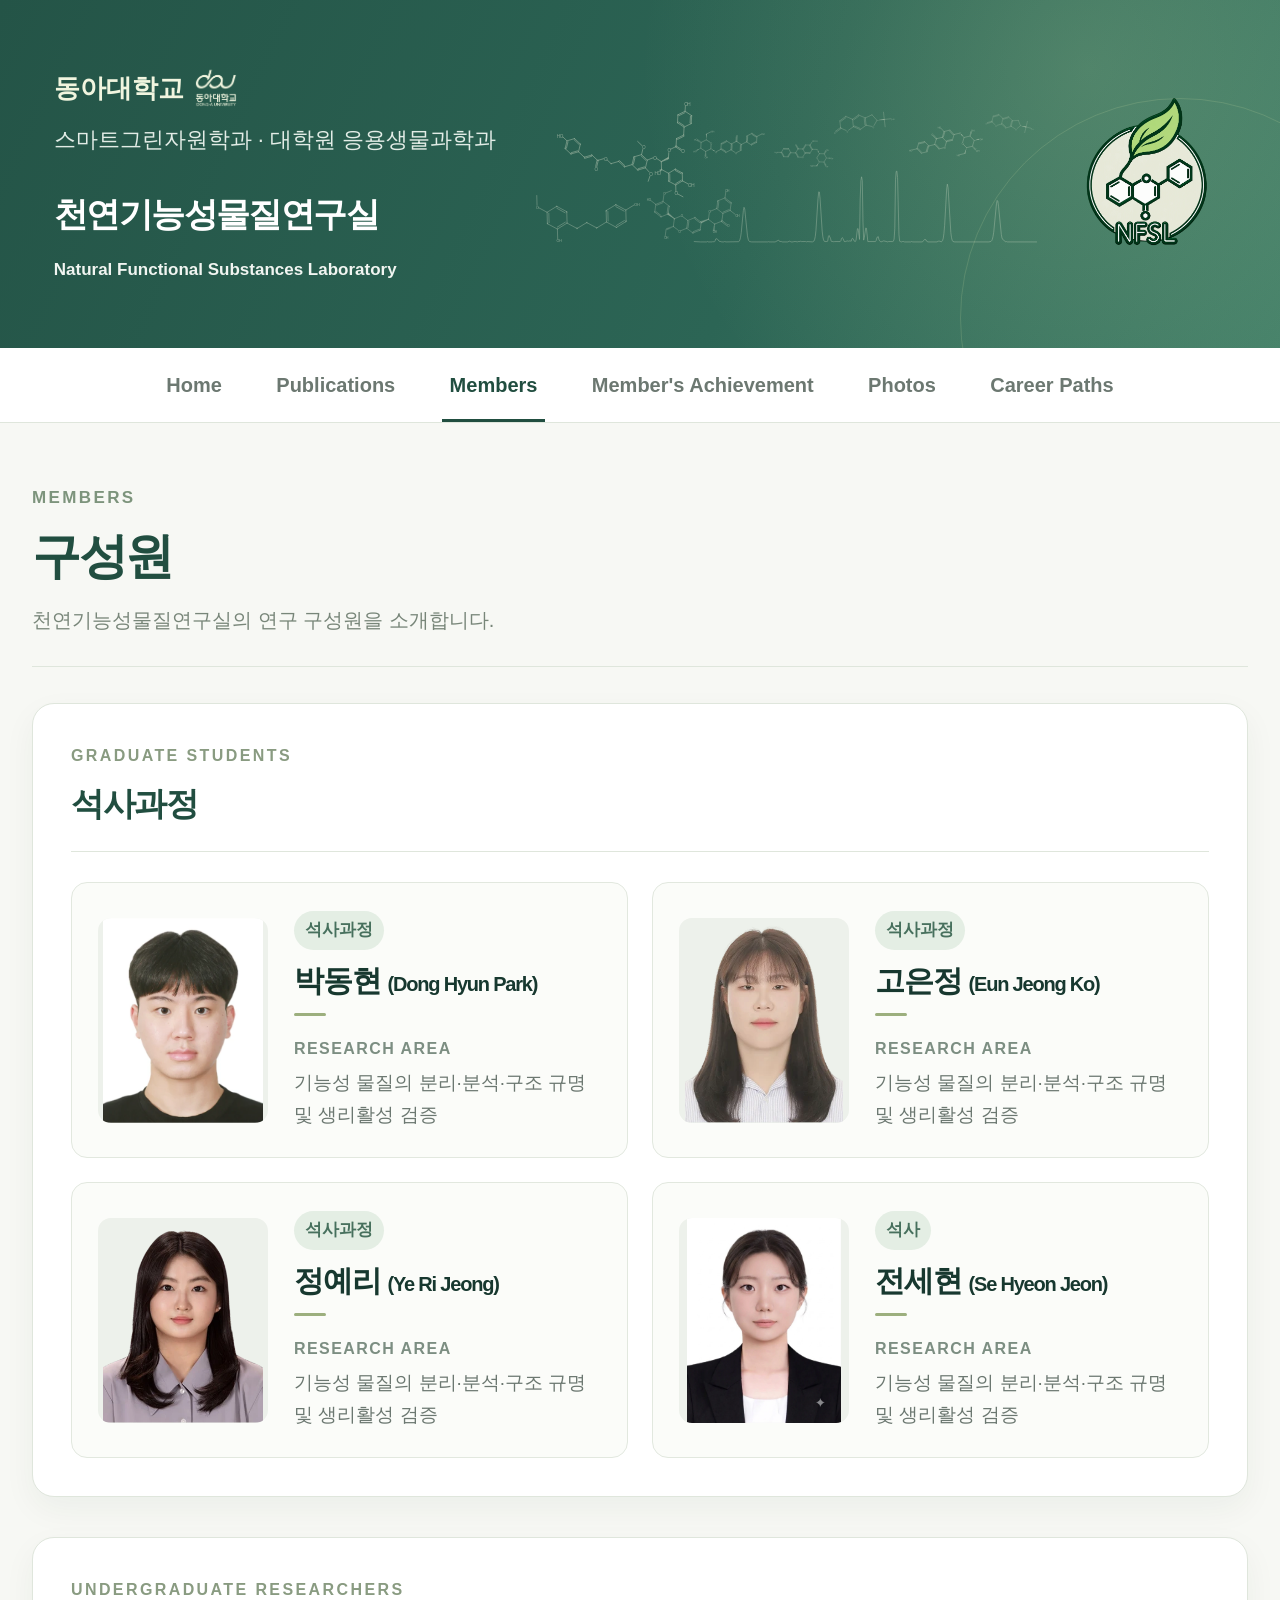
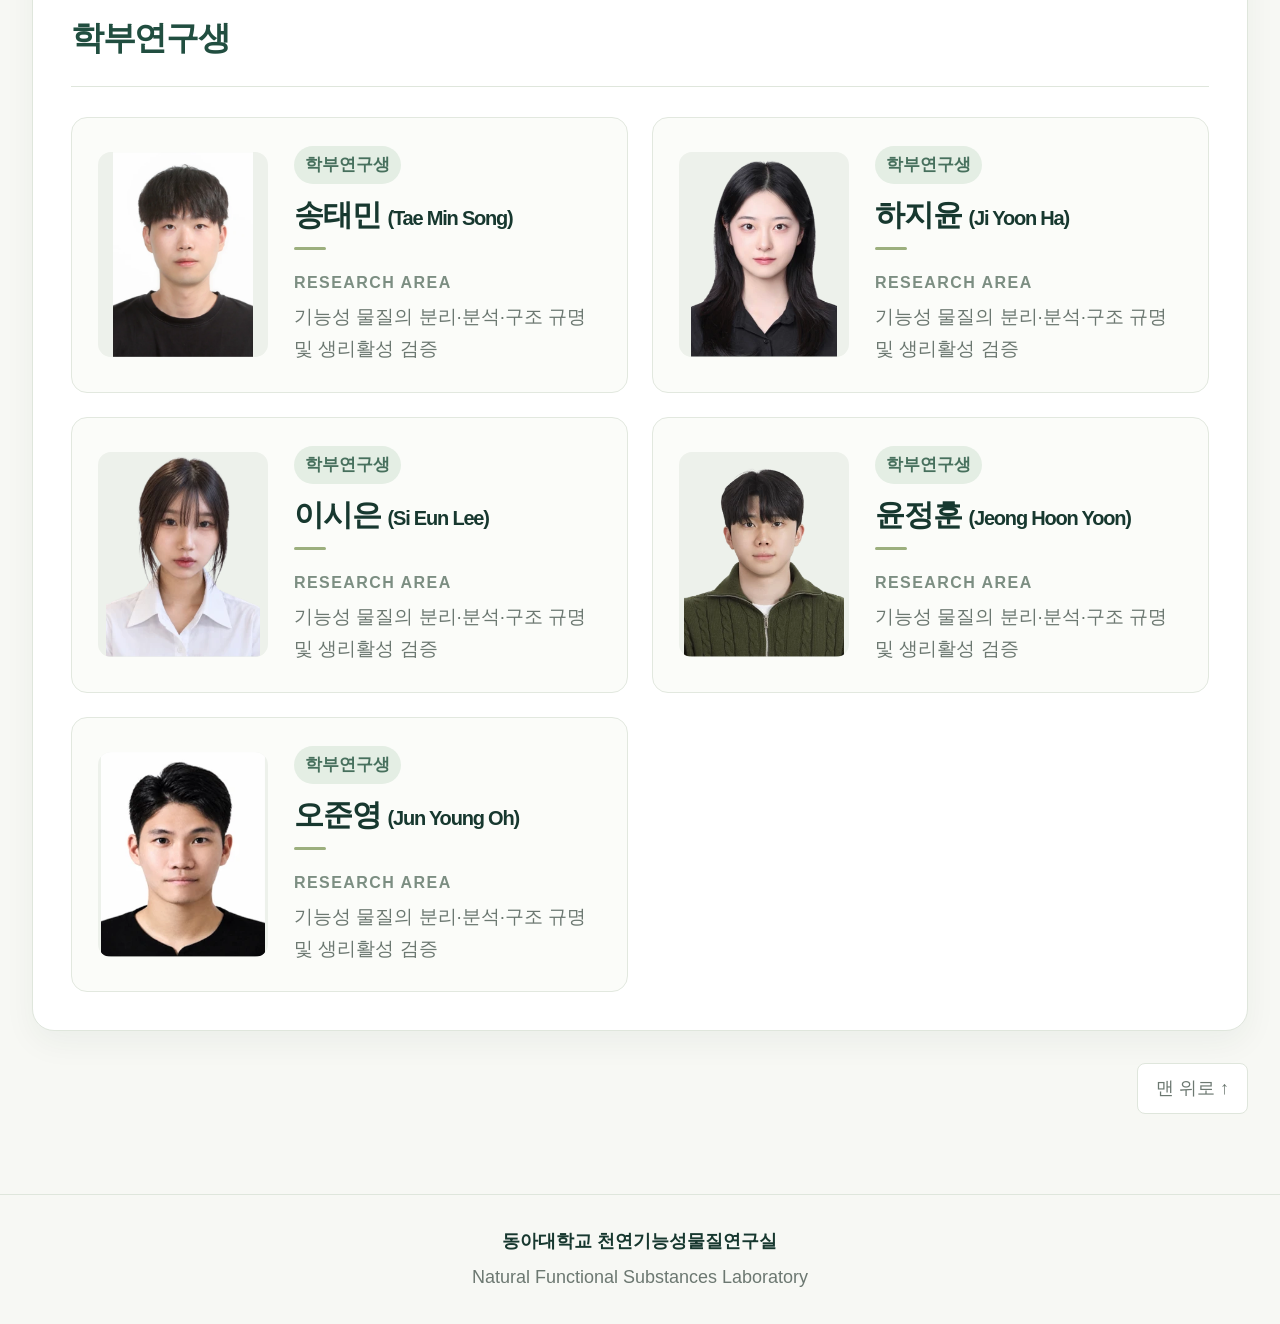
<file: members.html>
<!DOCTYPE html>
<html lang="ko">
<head>
  <meta charset="UTF-8">
  <meta name="viewport" content="width=device-width, initial-scale=1.0">
  <title>천연기능성물질연구실 | 구성원</title>
  <link rel="stylesheet" href="styles.css">
  <!-- 최적화된 사진 79개를 하나의 파일에서 로드 -->
</head>

<body class="members-page" id="top">
  <a class="skip-link" href="#main">본문 바로가기</a>

  <!-- 홈 배너가 로드되기 전 표시되는 기본 배너 -->
  <header class="hero hero-with-science">
    <div class="hero-inner">
      <div class="hero-text">
        <p class="university">
          <a class="hero-university-label" href="https://www.donga.ac.kr/" target="_blank" rel="noopener noreferrer">동아대학교<span class="hero-university-mark" aria-hidden="true"></span></a>
        </p>

        <p class="department">
          <a href="https://liferes.donga.ac.kr/liferes/CMS/Contents/Contents.do?mCode=MN019" target="_blank" rel="noopener noreferrer">스마트그린자원학과</a>
          · <a href="https://gra.donga.ac.kr/" target="_blank" rel="noopener noreferrer">대학원 응용생물과학과</a>
        </p>

        <h1>천연기능성물질연구실</h1>

        <p class="english-name" lang="en">
          Natural Functional Substances Laboratory
        </p>
      </div>

      <figure class="hero-science" aria-hidden="true">
        <svg
          class="hero-science-art"
          xmlns="http://www.w3.org/2000/svg"
          viewBox="0 0 1450 420"
          aria-hidden="true"
        >
          <defs>
            <!-- Daidzin -->
            <symbol id="banner-daidzin" viewBox="0 0 400 300">
              <g
                fill="none"
                stroke="currentColor"
                stroke-width="2"
                stroke-linecap="round"
                stroke-linejoin="round"
              >
                <path d="
                  M 114.1,140.8 L 97.5,127.0
                  M 117.1,150.6 L 113.6,170.9
                  M 138.4,186.6 L 159.6,178.9
                  M 69.3,134.4 L 69.7,133.8
                  M 66.4,132.4 L 67.3,131.4
                  M 63.6,130.5 L 64.9,128.9
                  M 60.8,128.6 L 62.5,126.5
                  M 57.9,126.7 L 60.1,124.1
                  M 55.1,124.7 L 57.7,121.6
                  M 87.9,183.8 L 87.3,183.7
                  M 87.6,187.5 L 86.3,187.3
                  M 87.4,191.1 L 85.4,190.8
                  M 87.1,194.8 L 84.4,194.3
                  M 86.8,198.4 L 83.4,197.9
                  M 86.5,202.1 L 82.5,201.4
                  M 123.3,92.6 L 100.0,101.1
                  M 222.3,200.7 L 205.7,186.8
                  M 230.6,202.6 L 251.8,194.8
                  M 241.2,131.0 L 237.5,152.4
                  M 237.2,130.3 L 233.5,151.7
                  M 353.6,132.5 L 332.4,140.3
                  M 67.5,162.9 L 72.1,136.3
                  M 67.5,162.9 L 88.2,180.2
                  M 72.1,136.3 L 97.5,127.0
                  M 88.2,180.2 L 113.6,170.9
                  M 159.6,178.9 L 180.4,196.2
                  M 164.0,177.2 L 181.2,191.5
                  M 159.6,178.9 L 164.3,152.3
                  M 180.4,196.2 L 205.7,186.8
                  M 164.3,152.3 L 189.6,143.0
                  M 167.8,155.3 L 188.8,147.6
                  M 205.7,186.8 L 210.3,160.2
                  M 210.1,185.2 L 213.9,163.2
                  M 210.3,160.2 L 189.6,143.0
                  M 210.3,160.2 L 235.7,150.9
                  M 235.7,150.9 L 256.4,168.2
                  M 256.4,168.2 L 251.8,194.8
                  M 252.0,169.8 L 248.2,191.8
                  M 256.4,168.2 L 281.7,158.9
                  M 281.7,158.9 L 302.5,176.2
                  M 281.7,158.9 L 286.4,132.3
                  M 286.1,157.3 L 289.9,135.3
                  M 302.5,176.2 L 327.8,166.9
                  M 303.3,171.6 L 324.2,163.9
                  M 286.4,132.3 L 311.7,123.0
                  M 327.8,166.9 L 332.4,140.3
                  M 311.7,123.0 L 332.4,140.3
                  M 310.9,127.6 L 328.0,141.9
                "/>
              </g>

              <path fill="currentColor" d="
                M 113.6,170.9 L 130.6,182.4 L 128.0,185.5 Z
                M 67.5,162.9 L 47.9,172.2 L 46.5,168.4 Z
                M 97.5,127.0 L 100.0,101.1 L 104.4,99.5 Z
              "/>

              <g fill="currentColor" font-family="Arial, sans-serif" font-size="11">
                <text x="114.9" y="149.7">O</text>
                <text x="131.1" y="193.6">O</text>
                <text x="32.0 38.9" y="177.6">HO</text>
                <text x="41.2 48.1" y="124.4">HO</text>
                <text x="80.4 87.8" y="212.2">OH</text>
                <text x="124.2 131.6" y="96.5">OH</text>
                <text x="223.2" y="209.5">O</text>
                <text x="237.0" y="129.7">O</text>
                <text x="354.5 362.0" y="136.4">OH</text>
              </g>
            </symbol>

            <!-- Glycitin -->
            <symbol id="banner-glycitin" viewBox="0 0 400 300">
              <g
                fill="none"
                stroke="currentColor"
                stroke-width="2"
                stroke-linecap="round"
                stroke-linejoin="round"
              >
                <path d="
                  M 280.2,175.2 L 292.2,191.6
                  M 277.9,165.3 L 287.1,144.4
                  M 266.7,122.8 L 243.7,125.4
                  M 321.8,191.2 L 321.2,191.6
                  M 324.1,193.8 L 323.0,194.6
                  M 326.5,196.5 L 324.8,197.7
                  M 328.8,199.1 L 326.6,200.7
                  M 331.2,201.7 L 328.4,203.7
                  M 333.5,204.3 L 330.2,206.8
                  M 315.3,138.4 L 315.9,138.6
                  M 316.2,135.3 L 317.5,135.8
                  M 317.2,132.2 L 319.1,133.0
                  M 318.2,129.1 L 320.7,130.2
                  M 319.2,126.0 L 322.3,127.4
                  M 320.2,122.9 L 324.0,124.5
                  M 258.2,219.1 L 283.5,216.3
                  M 196.3,174.2 L 205.5,153.4
                  M 190.3,178.9 L 167.3,181.4
                  M 235.7,84.6 L 227.5,103.3
                  M 242.7,77.8 L 265.7,75.3
                  M 151.8,116.7 L 164.5,134.0
                  M 148.5,119.1 L 161.2,136.4
                  M 46.5,170.7 L 69.5,168.2
                  M 330.4,163.5 L 319.4,188.6
                  M 330.4,163.5 L 314.3,141.5
                  M 319.4,188.6 L 292.2,191.6
                  M 314.3,141.5 L 287.1,144.4
                  M 243.7,125.4 L 227.5,103.3
                  M 239.0,125.9 L 225.6,107.6
                  M 243.7,125.4 L 232.7,150.4
                  M 227.5,103.3 L 200.3,106.3
                  M 232.7,150.4 L 205.5,153.4
                  M 229.9,146.6 L 207.4,149.0
                  M 205.5,153.4 L 189.3,131.3
                  M 189.3,131.3 L 200.3,106.3
                  M 194.0,130.8 L 203.1,110.1
                  M 189.3,131.3 L 162.1,134.3
                  M 162.1,134.3 L 151.1,159.3
                  M 151.1,159.3 L 167.3,181.4
                  M 155.8,158.8 L 169.2,177.0
                  M 151.1,159.3 L 123.9,162.3
                  M 123.9,162.3 L 107.7,140.2
                  M 123.9,162.3 L 112.9,187.3
                  M 119.2,162.8 L 110.1,183.5
                  M 107.7,140.2 L 80.5,143.2
                  M 105.8,144.6 L 83.3,147.0
                  M 112.9,187.3 L 85.7,190.3
                  M 80.5,143.2 L 69.5,168.2
                  M 85.7,190.3 L 69.5,168.2
                  M 87.6,186.0 L 74.2,167.7
                "/>
              </g>

              <path fill="currentColor" d="
                M 287.1,144.4 L 274.3,130.5 L 277.6,128.1 Z
                M 330.4,163.5 L 352.3,159.1 L 352.8,163.2 Z
                M 292.2,191.6 L 283.5,216.3 L 278.7,216.9 Z
              "/>

              <g fill="currentColor" font-family="Arial, sans-serif" font-size="11">
                <text x="272.8" y="175.0">O</text>
                <text x="267.6" y="127.9">O</text>
                <text x="354.4 361.9" y="166.0">OH</text>
                <text x="332.3 339.9" y="216.1">OH</text>
                <text x="322.0 329.6" y="121.9">OH</text>
                <text x="243.7 250.7" y="225.0">HO</text>
                <text x="191.2" y="183.9">O</text>
                <text x="235.3" y="83.7">O</text>
                <text x="142.6" y="117.7">O</text>
                <text x="32.0 39.0" y="176.7">HO</text>
              </g>
            </symbol>

            <!-- Genistin -->
            <symbol id="banner-genistin" viewBox="0 0 400 300">
              <g
                fill="none"
                stroke="currentColor"
                stroke-width="2"
                stroke-linecap="round"
                stroke-linejoin="round"
              >
                <path d="
                  M 280.5,169.5 L 293.4,185.7
                  M 277.9,160.1 L 286.3,138.8
                  M 265.1,117.9 L 242.1,121.4
                  M 322.9,184.2 L 322.4,184.6
                  M 325.3,186.7 L 324.3,187.5
                  M 327.8,189.2 L 326.2,190.5
                  M 330.2,191.7 L 328.1,193.4
                  M 332.6,194.2 L 330.0,196.4
                  M 335.1,196.7 L 331.9,199.3
                  M 314.3,131.5 L 314.9,131.8
                  M 315.2,128.4 L 316.5,128.9
                  M 316.1,125.2 L 318.0,126.0
                  M 316.9,122.1 L 319.5,123.1
                  M 317.8,118.9 L 321.0,120.2
                  M 318.7,115.7 L 322.5,117.2
                  M 260.4,214.7 L 285.6,210.9
                  M 196.6,172.2 L 205.0,150.9
                  M 190.7,177.1 L 167.8,180.5
                  M 185.1,87.8 L 198.0,104.0
                  M 149.5,116.1 L 163.2,133.2
                  M 146.3,118.6 L 159.9,135.7
                  M 46.5,174.6 L 69.4,171.2
                  M 330.5,156.2 L 320.5,181.7
                  M 330.5,156.2 L 313.4,134.7
                  M 320.5,181.7 L 293.4,185.7
                  M 313.4,134.7 L 286.3,138.8
                  M 242.1,121.4 L 232.1,146.9
                  M 242.1,121.4 L 225.1,99.9
                  M 237.4,122.1 L 223.3,104.3
                  M 232.1,146.9 L 205.0,150.9
                  M 229.1,143.2 L 206.7,146.5
                  M 225.1,99.9 L 198.0,104.0
                  M 205.0,150.9 L 187.9,129.5
                  M 187.9,129.5 L 198.0,104.0
                  M 192.6,128.8 L 200.9,107.7
                  M 187.9,129.5 L 160.8,133.5
                  M 160.8,133.5 L 150.8,159.0
                  M 150.8,159.0 L 167.8,180.5
                  M 155.5,158.3 L 169.6,176.1
                  M 150.8,159.0 L 123.6,163.1
                  M 123.6,163.1 L 106.6,141.7
                  M 123.6,163.1 L 113.6,188.6
                  M 119.0,163.8 L 110.6,184.9
                  M 106.6,141.7 L 79.5,145.7
                  M 104.8,146.1 L 82.4,149.4
                  M 113.6,188.6 L 86.5,192.7
                  M 79.5,145.7 L 69.4,171.2
                  M 86.5,192.7 L 69.4,171.2
                  M 88.2,188.3 L 74.1,170.5
                "/>
              </g>

              <path fill="currentColor" d="
                M 286.3,138.8 L 272.7,125.0 L 276.0,122.4 Z
                M 330.5,156.2 L 352.2,150.8 L 352.8,154.9 Z
                M 293.4,185.7 L 285.6,210.9 L 280.9,211.6 Z
              "/>

              <g fill="currentColor" font-family="Arial, sans-serif" font-size="11">
                <text x="273.0" y="169.8">O</text>
                <text x="266.0" y="122.8">O</text>
                <text x="354.3 361.9" y="157.6">OH</text>
                <text x="334.2 341.8" y="208.6">OH</text>
                <text x="320.2 327.8" y="114.7">OH</text>
                <text x="245.9 252.9" y="220.8">HO</text>
                <text x="191.7" y="181.9">O</text>
                <text x="170.6 177.6" y="88.0">HO</text>
                <text x="140.4" y="117.6">O</text>
                <text x="32.0 39.0" y="180.8">HO</text>
              </g>
            </symbol>

            <!-- Marmesin -->
            <symbol id="banner-marmesin" viewBox="0 0 400 300">
              <g
                fill="none"
                stroke="currentColor"
                stroke-width="2"
                stroke-linecap="round"
                stroke-linejoin="round"
              >
                <path d="
                  M 252.9,178.0 L 273.0,152.8
                  M 241.9,181.8 L 210.6,170.0
                  M 346.7,156.1 L 312.9,154.6
                  M 112.1,182.1 L 141.5,166.9
                  M 99.9,181.4 L 72.3,163.8
                  M 41.5,176.4 L 72.4,160.3
                  M 44.3,181.7 L 75.2,165.7
                  M 273.0,152.8 L 251.0,119.5
                  M 312.9,154.6 L 314.7,114.7
                  M 312.9,154.6 L 311.1,194.6
                  M 251.0,119.5 L 212.4,130.1
                  M 212.4,130.1 L 210.6,170.0
                  M 206.3,133.3 L 204.8,166.3
                  M 212.4,130.1 L 178.7,108.6
                  M 210.6,170.0 L 175.1,188.4
                  M 178.7,108.6 L 143.3,127.0
                  M 178.4,115.5 L 149.1,130.7
                  M 175.1,188.4 L 141.5,166.9
                  M 175.5,181.5 L 147.6,163.7
                  M 143.3,127.0 L 141.5,166.9
                  M 143.3,127.0 L 109.6,105.4
                  M 109.6,105.4 L 74.1,123.9
                  M 109.3,112.4 L 79.9,127.6
                  M 74.1,123.9 L 72.3,163.8
                "/>
              </g>

              <path fill="currentColor" d="
                M 273.0,152.8 L 313.1,151.6 L 312.9,154.6 L 312.8,157.6 Z
              "/>

              <g fill="currentColor" font-family="Arial, sans-serif" font-size="11">
                <text x="243.3" y="192.1">O</text>
                <text x="348.1 359.1" y="164.4">OH</text>
                <text x="101.2" y="193.3">O</text>
                <text x="32.0" y="190.2">O</text>
              </g>
            </symbol>

            <!-- Dadahol A -->
            <symbol id="banner-dadahol" viewBox="0 0 460 260">
              <title>Dadahol A</title>

              <path
                fill="none"
                stroke="currentColor"
                stroke-width="1.8"
                stroke-linecap="round"
                stroke-linejoin="round"
                d="
                  M 261.5,109.3 L 272.1,119.4
                  M 274.8,130.1 L 271.6,143.5
                  M 271.6,143.5 L 251.9,149.3
                  M 251.9,149.3 L 247.1,169.3
                  M 254.5,151.7 L 250.5,168.3
                  M 247.1,169.3 L 262.0,183.4
                  M 262.0,183.4 L 281.7,177.6
                  M 262.8,180.0 L 279.2,175.1
                  M 281.7,177.6 L 286.5,157.6
                  M 286.5,157.6 L 301.3,151.7
                  M 309.9,152.9 L 322.7,161.4
                  M 341.0,153.9 L 342.0,138.4
                  M 346.6,129.6 L 360.8,122.5
                  M 359.2,123.3 L 372.8,132.3
                  M 360.9,120.8 L 374.5,129.8
                  M 360.8,122.5 L 362.0,102.0
                  M 362.0,102.0 L 380.4,92.9
                  M 364.9,104.0 L 381.7,95.6
                  M 380.4,92.9 L 381.6,72.3
                  M 381.6,72.3 L 400.0,63.2
                  M 400.0,63.2 L 401.2,42.7
                  M 397.1,61.2 L 398.1,44.2
                  M 401.2,42.7 L 384.1,31.3
                  M 384.1,31.3 L 365.7,40.5
                  M 383.9,34.9 L 368.7,42.5
                  M 365.7,40.5 L 364.5,61.0
                  M 384.1,31.3 L 385.0,17.5
                  M 322.7,161.4 L 323.3,181.9
                  M 323.3,181.9 L 341.4,191.7
                  M 341.4,191.7 L 341.9,212.2
                  M 344.5,193.4 L 344.9,210.4
                  M 341.9,212.2 L 360.0,222.0
                  M 360.0,222.0 L 377.5,211.3
                  M 359.9,218.5 L 374.4,209.6
                  M 377.5,211.3 L 376.9,190.8
                  M 376.9,190.8 L 358.9,181.0
                  M 373.9,192.6 L 359.0,184.5
                  M 377.5,211.3 L 391.3,218.8
                  M 360.0,222.0 L 360.4,238.3
                  M 364.8,244.9 L 378.6,252.4
                  M 281.7,177.6 L 291.6,188.7
                  M 293.1,199.6 L 288.8,212.4
                  M 247.1,169.3 L 227.4,175.1
                  M 227.4,175.1 L 212.5,161.0
                  M 228.2,171.7 L 214.6,158.8
                  M 212.5,161.0 L 192.8,166.8
                  M 192.8,166.8 L 182.2,156.7
                  M 173.6,154.0 L 158.2,158.5
                  M 156.9,157.3 L 153.0,173.9
                  M 159.9,158.0 L 155.9,174.6
                  M 158.2,158.5 L 143.3,144.4
                  M 143.3,144.4 L 123.6,150.2
                  M 142.5,147.8 L 124.5,153.2
                  M 123.6,150.2 L 108.7,136.1
                  M 108.7,136.1 L 113.5,116.1
                  M 113.5,116.1 L 98.6,102.0
                  M 110.1,117.1 L 97.8,105.4
                  M 98.6,102.0 L 78.9,107.8
                  M 78.9,107.8 L 74.1,127.8
                  M 81.5,110.3 L 77.5,126.8
                  M 74.1,127.8 L 89.0,141.9
                  M 78.9,107.8 L 68.3,97.7
                  M 286.5,157.6 L 271.6,143.5
                  M 283.1,158.6 L 270.8,146.9
                  M 364.5,61.0 L 381.6,72.3
                  M 367.6,59.4 L 381.8,68.8
                  M 358.9,181.0 L 341.4,191.7
                  M 89.0,141.9 L 108.7,136.1
                  M 89.8,138.5 L 106.2,133.7
                  M 252.9,149.0 L 251.9,149.3 L 251.7,150.3
                  M 261.3,182.7 L 262.0,183.4 L 263.0,183.1
                  M 322.1,161.0 L 322.7,161.4 L 322.8,162.4
                  M 360.0,122.9 L 360.8,122.5 L 360.8,121.5
                  M 361.9,103.1 L 362.0,102.0 L 362.9,101.6
                  M 379.5,93.3 L 380.4,92.9 L 380.4,91.8
                  M 399.1,63.6 L 400.0,63.2 L 400.1,62.1
                  M 401.2,43.7 L 401.2,42.7 L 400.4,42.1
                  M 366.7,40.1 L 365.7,40.5 L 365.7,41.5
                  M 364.6,60.0 L 364.5,61.0 L 365.3,61.6
                  M 323.3,180.9 L 323.3,181.9 L 324.2,182.4
                  M 341.9,211.2 L 341.9,212.2 L 342.8,212.7
                  M 376.9,191.8 L 376.9,190.8 L 376.0,190.3
                  M 359.8,181.5 L 358.9,181.0 L 358.0,181.5
                  M 228.4,174.8 L 227.4,175.1 L 226.7,174.4
                  M 213.3,161.7 L 212.5,161.0 L 211.5,161.3
                  M 193.8,166.5 L 192.8,166.8 L 192.3,166.3
                  M 159.0,158.3 L 158.2,158.5 L 157.5,157.8
                  M 144.1,145.1 L 143.3,144.4 L 142.3,144.7
                  M 124.6,149.9 L 123.6,150.2 L 122.9,149.5
                  M 113.3,117.1 L 113.5,116.1 L 112.8,115.4
                  M 99.3,102.7 L 98.6,102.0 L 97.6,102.3
                  M 74.4,126.8 L 74.1,127.8 L 74.9,128.5
                  M 88.3,141.2 L 89.0,141.9 L 90.0,141.6
                "
              />

              <path
                fill="currentColor"
                stroke="currentColor"
                stroke-width="1.8"
                stroke-linecap="round"
                stroke-linejoin="round"
                d="
                  M 322.7,161.4 L 341.2,150.4 L 341.0,153.9 Z
                  M 323.3,181.9 L 321.6,186.4 L 319.2,184.4 Z
                "
              />

              <g fill="currentColor" font-family="Arial, sans-serif" font-size="12">
                <text x="272.8" y="129.5">O</text>
                <text x="302.0" y="156.1">O</text>
                <text x="338.8" y="137.7">O</text>
                <text x="374.3" y="139.9">O</text>
                <text x="381.8" y="16.8">O</text>
                <text x="390.0" y="16.8">H</text>
                <text x="391.9" y="227.1">O</text>
                <text x="400.2" y="227.1">H</text>
                <text x="356.9" y="248.6">O</text>
                <text x="305.1" y="196.3">H</text>
                <text x="312.8" y="196.3">O</text>
                <text x="291.7" y="198.9">O</text>
                <text x="174.3" y="158.7">O</text>
                <text x="149.8" y="184.5">O</text>
                <text x="52.7" y="99.7">H</text>
                <text x="60.4" y="99.7">O</text>
              </g>
            </symbol>

            <!-- Broussonin A -->
            <symbol id="banner-broussonin" viewBox="0 0 360 180">
              <title>Broussonin A</title>

              <path
                fill="none"
                stroke="currentColor"
                stroke-width="1.8"
                stroke-linecap="round"
                stroke-linejoin="round"
                d="
                  M 15.1,14.0 L 16.0,46.1
                  M 20.9,53.5 L 48.6,68.4
                  M 48.6,68.4 L 49.6,105.4
                  M 54.2,71.5 L 55.1,102.0
                  M 49.6,105.4 L 82.1,122.9
                  M 82.1,122.9 L 113.5,103.6
                  M 81.9,116.5 L 107.9,100.5
                  M 113.5,103.6 L 112.5,66.7
                  M 112.5,66.7 L 80.0,49.1
                  M 107.1,70.0 L 80.2,55.5
                  M 113.5,103.6 L 146.0,121.1
                  M 146.0,121.1 L 177.5,101.8
                  M 177.5,101.8 L 209.9,119.3
                  M 209.9,119.3 L 241.4,100.0
                  M 241.4,100.0 L 273.9,117.6
                  M 273.9,117.6 L 305.3,98.2
                  M 273.7,111.2 L 299.7,95.2
                  M 305.3,98.2 L 304.3,61.3
                  M 304.3,61.3 L 271.8,43.8
                  M 298.8,64.7 L 272.0,50.2
                  M 271.8,43.8 L 240.4,63.1
                  M 304.3,61.3 L 330.9,44.9
                  M 82.1,122.9 L 83.0,155.0
                  M 80.0,49.1 L 48.6,68.4
                  M 240.4,63.1 L 241.4,100.0
                  M 246.0,66.1 L 246.8,96.7
                  M 49.6,103.5 L 49.6,105.4 L 51.3,106.2
                  M 112.6,68.5 L 112.5,66.7 L 110.9,65.8
                  M 81.7,50.0 L 80.0,49.1 L 78.5,50.1
                  M 144.4,120.3 L 146.0,121.1 L 147.6,120.2
                  M 175.9,102.8 L 177.5,101.8 L 179.1,102.7
                  M 208.3,118.5 L 209.9,119.3 L 211.5,118.4
                  M 272.2,116.7 L 273.9,117.6 L 275.4,116.6
                  M 303.7,99.2 L 305.3,98.2 L 305.2,96.4
                  M 273.4,44.6 L 271.8,43.8 L 270.2,44.7
                  M 241.9,62.1 L 240.4,63.1 L 240.4,64.9
                "
              />

              <g fill="currentColor" font-family="Arial, sans-serif" font-size="12">
                <text x="12.5" y="56.9">O</text>
                <text x="332.1" y="48.0">O</text>
                <text x="340.4" y="48.0">H</text>
                <text x="79.5" y="165.8">O</text>
                <text x="87.8" y="165.8">H</text>
              </g>
            </symbol>

            <!-- Silybin: 실리마린의 대표 구성 성분 -->
            <symbol id="banner-silybin" viewBox="0 0 400 260">
              <title>Silybin — silymarin constituent</title>

              <path
                fill="none"
                stroke="currentColor"
                stroke-width="1.8"
                stroke-linecap="round"
                stroke-linejoin="round"
                d="
                  M 112.0,35.3 L 87.3,45.5
                  M 81.7,54.4 L 78.4,78.8
                  M 78.4,78.8 L 49.1,90.9
                  M 77.7,84.3 L 53.4,94.3
                  M 49.1,90.9 L 44.8,122.4
                  M 44.8,122.4 L 70.0,141.7
                  M 49.9,120.3 L 70.7,136.3
                  M 70.0,141.7 L 99.3,129.7
                  M 99.3,129.7 L 103.6,98.2
                  M 95.0,126.3 L 98.5,100.3
                  M 124.5,149.1 L 120.2,180.5
                  M 120.2,180.5 L 140.7,196.3
                  M 150.0,198.0 L 174.7,187.9
                  M 174.7,187.9 L 178.9,156.4
                  M 179.8,185.8 L 183.3,159.8
                  M 178.9,156.4 L 158.5,140.6
                  M 178.9,156.4 L 208.3,144.3
                  M 208.3,144.3 L 233.4,163.7
                  M 207.6,149.8 L 228.3,165.8
                  M 233.4,163.7 L 229.2,195.2
                  M 229.2,195.2 L 199.8,207.2
                  M 224.8,191.8 L 200.6,201.8
                  M 262.8,151.7 L 287.9,171.0
                  M 287.9,171.0 L 317.3,159.0
                  M 314.7,160.0 L 336.3,176.7
                  M 317.6,156.3 L 339.2,172.9
                  M 317.3,159.0 L 321.5,127.5
                  M 321.5,127.5 L 350.9,115.5
                  M 322.2,122.1 L 346.5,112.1
                  M 350.9,115.5 L 355.1,84.0
                  M 355.1,84.0 L 330.0,64.6
                  M 350.0,86.1 L 329.2,70.1
                  M 330.0,64.6 L 300.6,76.7
                  M 300.6,76.7 L 296.4,108.1
                  M 304.9,80.0 L 301.5,106.0
                  M 296.4,108.1 L 271.7,118.3
                  M 330.0,64.6 L 333.2,40.2
                  M 350.9,115.5 L 371.3,131.3
                  M 287.8,174.3 L 287.2,174.2
                  M 287.6,177.6 L 286.5,177.4
                  M 287.5,180.8 L 285.7,180.6
                  M 287.4,184.1 L 285.0,183.8
                  M 287.2,187.3 L 284.3,186.9
                  M 287.1,190.6 L 283.5,190.1
                  M 286.9,193.9 L 282.8,193.3
                  M 286.8,197.1 L 282.1,196.5
                  M 116.9,181.6 L 117.1,182.1
                  M 113.5,182.7 L 113.9,183.8
                  M 110.1,183.7 L 110.8,185.4
                  M 106.7,184.8 L 107.6,187.0
                  M 103.4,185.9 L 104.5,188.6
                  M 100.0,186.9 L 101.3,190.2
                  M 96.6,188.0 L 98.2,191.8
                  M 93.2,189.0 L 95.1,193.4
                  M 90.9,192.6 L 87.3,219.4
                  M 49.1,90.9 L 28.6,75.1
                  M 103.6,98.2 L 78.4,78.8
                  M 149.2,138.9 L 124.5,149.1
                  M 199.8,207.2 L 174.7,187.9
                  M 266.1,127.2 L 262.8,151.7
                  M 296.4,108.1 L 321.5,127.5
                  M 45.1,120.8 L 44.8,122.4 L 46.1,123.3
                  M 68.7,140.8 L 70.0,141.7 L 71.4,141.1
                  M 97.9,130.3 L 99.3,129.7 L 99.5,128.1
                  M 103.3,99.8 L 103.6,98.2 L 102.3,97.3
                  M 124.2,150.6 L 124.5,149.1 L 125.7,148.6
                  M 120.4,179.0 L 120.2,180.5 L 121.2,181.3
                  M 206.8,144.9 L 208.3,144.3 L 209.6,145.3
                  M 232.2,162.7 L 233.4,163.7 L 233.2,165.3
                  M 229.4,193.6 L 229.2,195.2 L 227.7,195.8
                  M 201.3,206.6 L 199.8,207.2 L 198.6,206.3
                  M 264.0,152.6 L 262.8,151.7 L 262.9,150.4
                  M 286.7,170.1 L 287.9,171.0 L 289.4,170.4
                  M 315.8,159.6 L 317.3,159.0 L 317.5,157.4
                  M 354.9,85.6 L 355.1,84.0 L 353.8,83.0
                  M 302.1,76.1 L 300.6,76.7 L 300.4,78.2
                "
              />

              <path
                fill="currentColor"
                stroke="currentColor"
                stroke-width="1.8"
                stroke-linecap="round"
                stroke-linejoin="round"
                d="
                  M 124.5,149.1 L 96.7,130.8 L 99.3,129.7 L 99.7,126.8 Z
                  M 262.8,151.7 L 233.0,166.6 L 233.4,163.7 L 231.2,162.0 Z
                "
              />

              <g fill="currentColor" font-family="Arial, sans-serif" font-size="12">
                <text x="79.1" y="53.4">O</text>
                <text x="141.8" y="205.9">O</text>
                <text x="150.2" y="143.0">O</text>
                <text x="338.8" y="184.4">O</text>
                <text x="263.4" y="126.2">O</text>
                <text x="330.6" y="39.1">O</text>
                <text x="338.9" y="39.1">H</text>
                <text x="372.4" y="140.8">O</text>
                <text x="380.7" y="140.8">H</text>
                <text x="280.1" y="208.5">O</text>
                <text x="288.4" y="208.5">H</text>
                <text x="83.0" y="230.1">O</text>
                <text x="91.3" y="230.1">H</text>
                <text x="12.7" y="77.5">H</text>
                <text x="20.3" y="77.5">O</text>
              </g>
            </symbol>
          </defs>

          <!-- 왼쪽 구조식 -->
          <use href="#banner-dadahol" x="0" y="10" width="470" height="245" transform="translate(-14.5 -17) scale(1.18)">
            <title>Dadahol A</title>
          </use>

          <use href="#banner-broussonin" x="5" y="255" width="270" height="140" transform="translate(-11.3 -44.4) scale(1.18)">
            <title>Broussonin A</title>
          </use>

          <use href="#banner-silybin" x="270" y="220" width="240" height="180" transform="translate(-3.3 -40.8) scale(1.18)">
            <title>Silybin — 실리마린의 대표 구성 성분</title>
          </use>

          <!-- 오른쪽 구조식 -->
          <g transform="translate(450 -10)">
            <use
              href="#banner-daidzin"
              x="5" y="30"
              width="210" height="195"
              transform="translate(-19.9 -22.2) scale(1.18) rotate(-7 110 127.5)"
            />

            <use
              href="#banner-glycitin"
              x="245" y="72"
              width="170" height="170"
              transform="translate(-62.7 -27.1) scale(1.18) rotate(8 330 157)"
            />

            <use
              href="#banner-genistin"
              x="625" y="25"
              width="215" height="200"
              transform="translate(-132.1 -20.6) scale(1.18) rotate(-5 732.5 125)"
            />

            <use
              href="#banner-marmesin"
              x="390" y="0"
              width="215" height="135"
              transform="translate(-89.8 -9.4) scale(1.18) rotate(-9 497.5 67.5)"
            />

            <use
              href="#banner-marmesin"
              x="825" y="35"
              width="165" height="105"
              transform="translate(-152 -29.1) scale(1.18) rotate(11 907.5 87.5)"
            />
          </g>

          <!-- 배너 디자인용 크로마토그램 -->
          <g transform="translate(440 -4) scale(1.025 1.33)">
            <polyline
              fill="none"
              stroke="currentColor"
              stroke-width="1.35"
              stroke-linejoin="round"
              stroke-linecap="round"
              points="
                20.0,306.9 37.5,307.7 54.9,307.7 56.9,306.9
                58.8,307.7 70.4,307.7 72.4,306.9 76.2,307.7
                78.2,306.1 80.1,301.5 84.0,300.7 89.8,306.1
                97.6,307.7 103.4,307.7 105.3,306.9 109.2,307.7
                144.1,307.2 146.1,306.2 148.0,303.5 149.9,297.8
                151.9,287.6 157.7,240.2 159.6,232.9 161.6,236.4
                169.3,294.5 171.3,301.8 173.2,305.4 175.2,306.9
                181.0,307.7 225.6,307.7 227.5,306.9 229.4,307.7
                246.9,307.7 256.6,303.8 258.6,306.1 260.5,306.9
                264.4,306.9 266.3,307.7 281.8,307.7 287.6,306.1
                291.5,307.7 297.3,307.7 299.3,306.9 305.1,306.9
                309.0,307.7 310.9,306.9 316.7,306.9 318.7,306.1
                320.6,306.9 332.2,306.9 334.2,307.7 336.1,306.9
                351.6,307.6 355.5,306.0 357.4,303.0 359.4,296.1
                361.3,283.2 367.1,214.2 369.1,199.5 371.0,200.0
                373.0,215.5 378.8,284.2 380.7,296.7 382.7,303.3
                384.6,306.2 386.6,306.9 392.4,306.9 394.3,306.1
                396.2,296.1 398.2,293.8 402.1,299.9 404.0,306.1
                405.9,306.9 409.8,306.9 411.8,307.7 413.7,306.9
                429.2,306.9 431.1,305.4 433.1,299.9 435.0,298.4
                437.0,299.9 440.9,306.9 444.7,306.9 448.6,305.4
                452.5,306.1 456.4,305.4 460.2,306.1 462.2,300.7
                464.1,299.9 466.1,301.5 468.0,305.4 471.9,306.9
                473.8,303.8 477.7,279.1 479.6,279.1 483.5,302.3
                485.4,214.9 487.4,174.7 489.3,167.0 491.3,175.5
                493.2,265.2 495.1,303.8 497.1,297.6 501.0,277.5
                502.9,278.3 506.8,306.9 528.1,306.9 530.1,304.6
                532.0,299.2 533.9,296.9 535.9,296.1 537.8,302.3
                539.8,305.4 543.6,307.7 551.4,305.4 563.0,307.7
                565.0,306.9 576.6,306.9 578.5,306.1 580.5,301.5
                582.4,279.1 584.4,173.2 586.3,155.4 588.2,154.6
                590.2,168.6 594.1,292.2 596.0,306.1 597.9,306.9
                601.8,307.7 603.8,306.9 607.6,306.9 609.6,307.7
                627.0,307.7 629.0,306.9 632.9,307.7 660.0,307.7
                665.8,302.3 669.7,303.0 671.6,306.1 675.5,307.7
                700.7,307.7 704.6,306.1 708.5,306.1 712.4,307.5
                714.3,306.8 716.2,304.9 718.2,300.1 720.1,290.0
                722.1,272.3 727.9,193.4 729.8,182.8 731.8,190.2
                739.5,287.3 741.5,298.6 743.4,304.2 745.3,306.6
                749.2,307.6 757.0,307.7 846.2,307.7 852.0,306.7
                853.9,305.2 855.9,302.1 857.8,296.2 859.8,286.7
                867.5,225.1 869.5,218.1 871.4,220.1 873.3,230.5
                881.1,291.4 883.0,299.2 885.0,302.3 886.9,303.0
                892.7,307.6 896.6,306.9 898.5,307.7 980.0,307.7
              "
            />
          </g>
        </svg>
      </figure>

      <div class="hero-logo">
        <img
          src="images/lab-logo.webp"
          alt="천연기능성물질연구실 NFSL 로고"
          decoding="async"
        >
      </div>
    </div>
  </header>

  <nav class="site-nav" aria-label="주요 메뉴">
    <div class="site-nav-inner">
      <a href="index.html">Home</a>
      <a href="results.html">Publications</a>
      <a href="members.html" aria-current="page">Members</a>
      <a href="member's achievement.html">Member's Achievement</a>
      <a href="photos.html">Photos</a>
      <a href="work.html">Career Paths</a>
    </div>
  </nav>

  <main id="main" class="members-main">
    <div class="page-heading">
      <p class="eyebrow">MEMBERS</p>
      <h2>구성원</h2>
      <p class="page-description">
        천연기능성물질연구실의 연구 구성원을 소개합니다.
      </p>
    </div>

    <section class="member-group" aria-label="석사과정">
      <div class="group-title">
        <span lang="en">Graduate Students</span>
        <h3>석사과정</h3>
      </div>

      <div class="members-grid">
        <article class="member-card">
          <div class="member-image">
            <img
              src="images/lab1.webp"
              alt="박동현 사진"
              loading="lazy"
              decoding="async"
            >
          </div>
          <div class="member-info">
            <p class="member-position">석사과정</p>
            <h4>박동현 <span lang="en">(Dong Hyun Park)</span></h4>
            <div class="name-line" aria-hidden="true"></div>
            <p class="research-title">RESEARCH AREA</p>
            <p class="research-text">
              기능성 물질의 분리·분석·구조 규명 및 생리활성 검증</p>
          </div>
        </article>

        <article class="member-card">
          <div class="member-image">
            <img
              src="images/lab2.webp"
              alt="고은정 사진"
              loading="lazy"
              decoding="async"
            >
          </div>
          <div class="member-info">
            <p class="member-position">석사과정</p>
            <h4>고은정 <span lang="en">(Eun Jeong Ko)</span></h4>
            <div class="name-line" aria-hidden="true"></div>
            <p class="research-title">RESEARCH AREA</p>
            <p class="research-text">
              기능성 물질의 분리·분석·구조 규명 및 생리활성 검증
            </p>
          </div>
        </article>

        <article class="member-card">
          <div class="member-image">
            <img
              src="images/lab3.webp"
              alt="정예리 사진"
              loading="lazy"
              decoding="async"
            >
          </div>
          <div class="member-info">
            <p class="member-position">석사과정</p>
            <h4>정예리 <span lang="en">(Ye Ri Jeong)</span></h4>
            <div class="name-line" aria-hidden="true"></div>
            <p class="research-title">RESEARCH AREA</p>
            <p class="research-text">
              기능성 물질의 분리·분석·구조 규명 및 생리활성 검증
            </p>
          </div>
        </article>

        <article class="member-card">
          <div class="member-image">
            <img
              src="images/JSH.webp"
              alt="전세현 사진"
              loading="lazy"
              decoding="async"
            >
          </div>
          <div class="member-info">
            <p class="member-position">석사</p>
            <h4>전세현 <span lang="en">(Se Hyeon Jeon)</span></h4>
            <div class="name-line" aria-hidden="true"></div>
            <p class="research-title">RESEARCH AREA</p>
            <p class="research-text">
              기능성 물질의 분리·분석·구조 규명 및 생리활성 검증
            </p>
          </div>
        </article>
      </div>
    </section>

    <section class="member-group" aria-label="학부연구생">
      <div class="group-title">
        <span lang="en">Undergraduate Researchers</span>
        <h3>학부연구생</h3>
      </div>

      <div class="members-grid">
        <article class="member-card">
          <div class="member-image">
            <img
              src="images/lab4.webp"
              alt="송태민 사진"
              loading="lazy"
              decoding="async"
            >
          </div>
          <div class="member-info">
            <p class="member-position">학부연구생</p>
            <h4>송태민 <span lang="en">(Tae Min Song)</span></h4>
            <div class="name-line" aria-hidden="true"></div>
            <p class="research-title">RESEARCH AREA</p>
            <p class="research-text">
              기능성 물질의 분리·분석·구조 규명 및 생리활성 검증
            </p>
          </div>
        </article>

        <article class="member-card">
          <div class="member-image">
            <img
              src="images/lab5.webp"
              alt="하지윤 사진"
              loading="lazy"
              decoding="async"
            >
          </div>
          <div class="member-info">
            <p class="member-position">학부연구생</p>
            <h4>하지윤 <span lang="en">(Ji Yoon Ha)</span></h4>
            <div class="name-line" aria-hidden="true"></div>
            <p class="research-title">RESEARCH AREA</p>
            <p class="research-text">
              기능성 물질의 분리·분석·구조 규명 및 생리활성 검증
            </p>
          </div>
        </article>

        <article class="member-card">
          <div class="member-image">
            <img
              src="images/lab6.webp"
              alt="이시은 사진"
              loading="lazy"
              decoding="async"
            >
          </div>
          <div class="member-info">
            <p class="member-position">학부연구생</p>
            <h4>이시은 <span lang="en">(Si Eun Lee)</span></h4>
            <div class="name-line" aria-hidden="true"></div>
            <p class="research-title">RESEARCH AREA</p>
            <p class="research-text">
              기능성 물질의 분리·분석·구조 규명 및 생리활성 검증
            </p>
          </div>
        </article>

        <article class="member-card">
          <div class="member-image">
            <img
              src="images/lab7.webp"
              alt="윤정훈 사진"
              loading="lazy"
              decoding="async"
            >
          </div>
          <div class="member-info">
            <p class="member-position">학부연구생</p>
            <h4>윤정훈 <span lang="en">(Jeong Hoon Yoon)</span></h4>
            <div class="name-line" aria-hidden="true"></div>
            <p class="research-title">RESEARCH AREA</p>
            <p class="research-text">
              기능성 물질의 분리·분석·구조 규명 및 생리활성 검증
            </p>
          </div>
        </article>

        <article class="member-card">
          <div class="member-image">
            <img
              src="images/lab8.webp"
              alt="오준영 사진"
              loading="lazy"
              decoding="async"
            >
          </div>
          <div class="member-info">
            <p class="member-position">학부연구생</p>
            <h4>오준영 <span lang="en">(Jun Young Oh)</span></h4>
            <div class="name-line" aria-hidden="true"></div>
            <p class="research-title">RESEARCH AREA</p>
            <p class="research-text">
              기능성 물질의 분리·분석·구조 규명 및 생리활성 검증
            </p>
          </div>
        </article>
      </div>
    </section>

    <div class="page-bottom">
      <a href="#top">맨 위로 ↑</a>
    </div>
  </main>

  <footer class="site-footer">
    <p class="footer-name">동아대학교 천연기능성물질연구실</p>
    <p lang="en">Natural Functional Substances Laboratory</p>
  </footer>
</body>
</html>
</file>
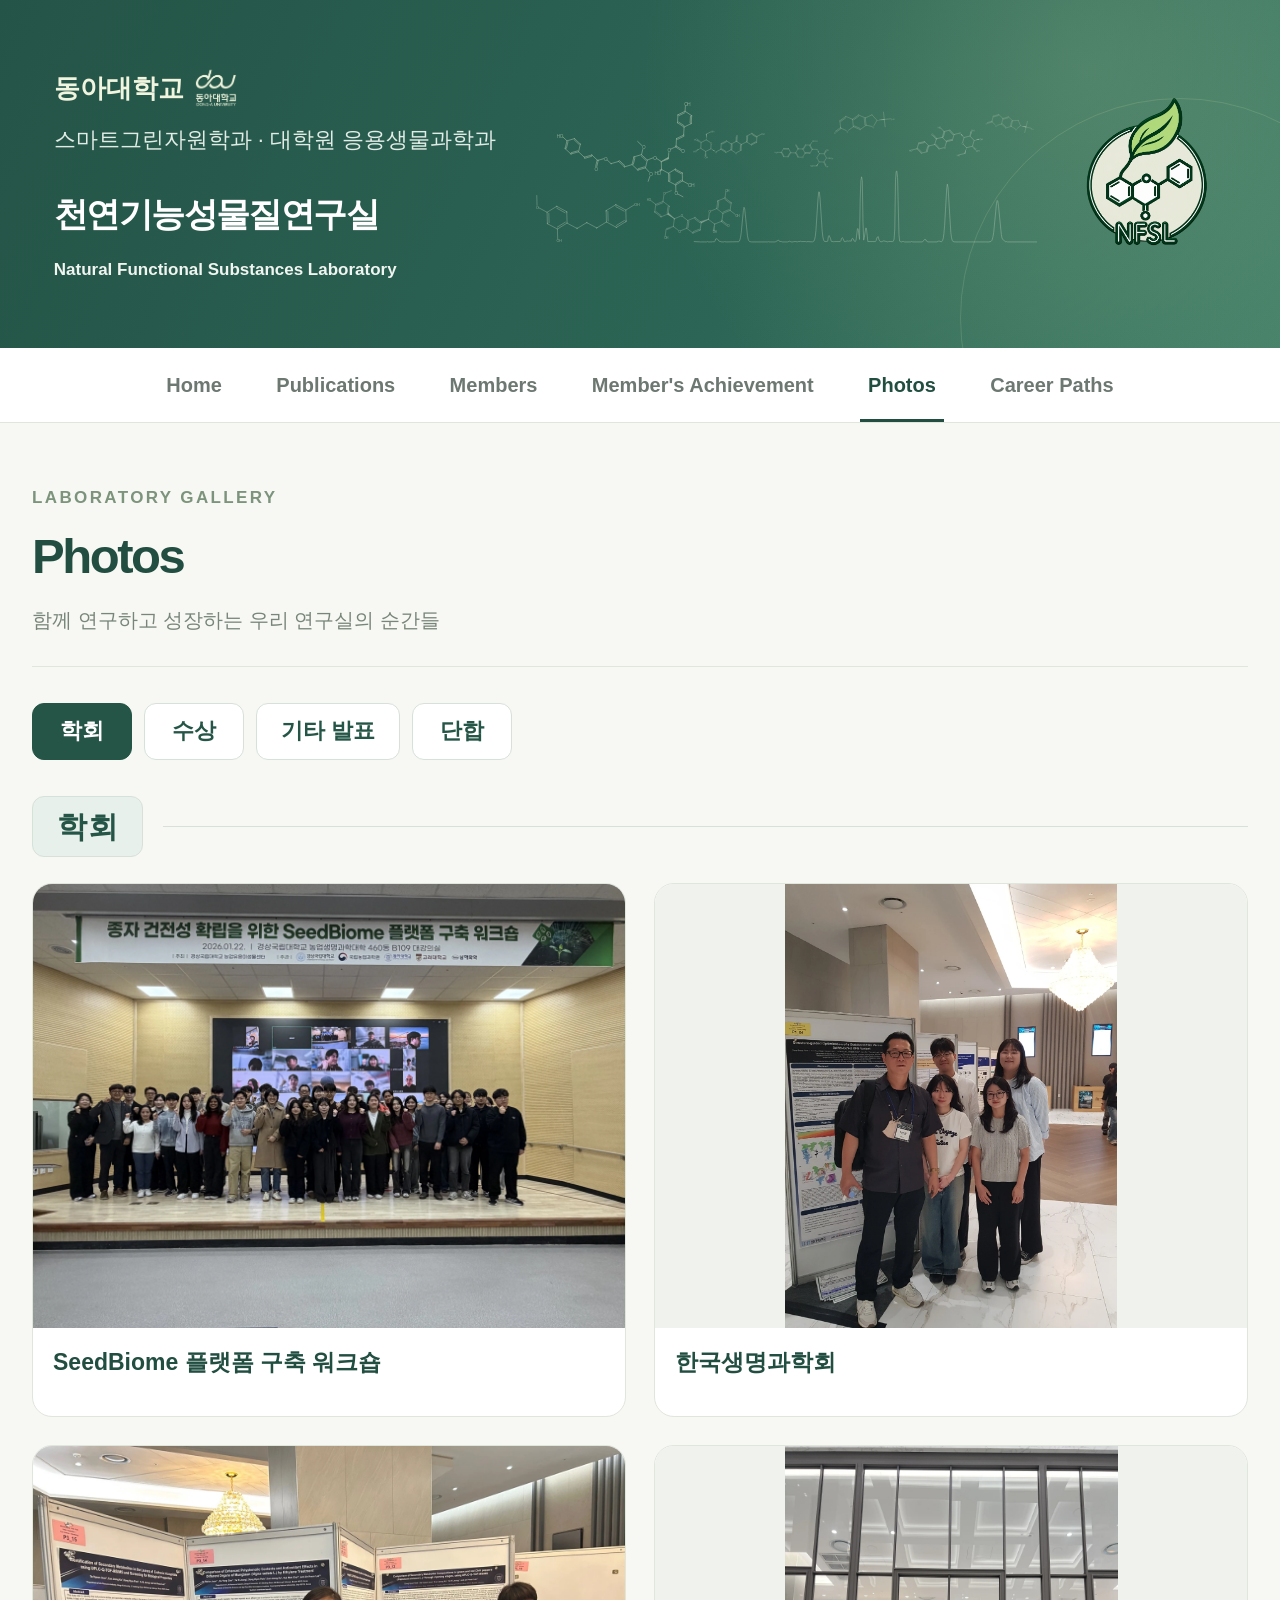
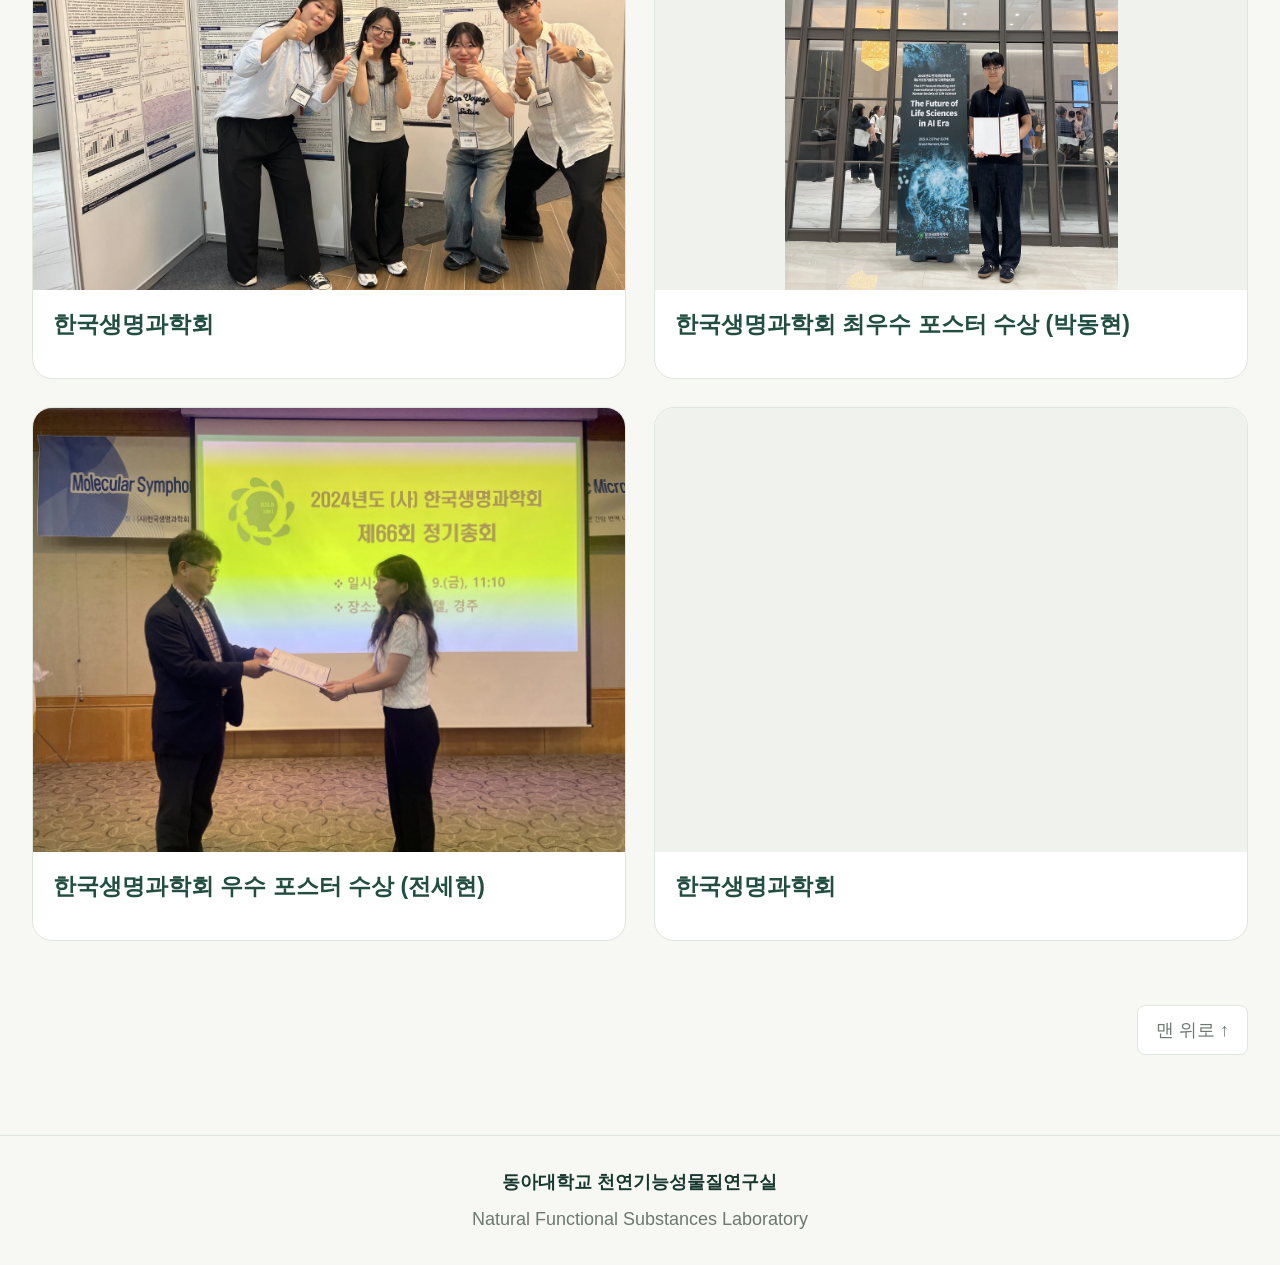
<file: photos.html>
<!DOCTYPE html>
<html lang="ko">
<head>
  <meta charset="UTF-8">
  <meta name="viewport" content="width=device-width, initial-scale=1.0">

  <title>천연기능성물질연구실 | Photos</title>

  <link rel="stylesheet" href="styles.css">

  <!-- 최적화된 사진 79개를 하나의 파일에서 로드 -->
</head>

<body class="photos-page" id="top">
  <a class="skip-link" href="#main">본문 바로가기</a>

  <!-- 공통 상단 배너 -->
  <header class="hero hero-with-science">
    <div class="hero-inner">
      <div class="hero-text">
        <p class="university">
          <a class="hero-university-label" href="https://www.donga.ac.kr/" target="_blank" rel="noopener noreferrer">동아대학교<span class="hero-university-mark" aria-hidden="true"></span></a>
        </p>

        <p class="department">
          <a href="https://liferes.donga.ac.kr/liferes/CMS/Contents/Contents.do?mCode=MN019" target="_blank" rel="noopener noreferrer">스마트그린자원학과</a>
          · <a href="https://gra.donga.ac.kr/" target="_blank" rel="noopener noreferrer">대학원 응용생물과학과</a>
        </p>

        <h1>천연기능성물질연구실</h1>

        <p class="english-name" lang="en">
          Natural Functional Substances Laboratory
        </p>
      </div>

      <figure class="hero-science" aria-hidden="true">
        <svg
          class="hero-science-art"
          xmlns="http://www.w3.org/2000/svg"
          viewBox="0 0 1450 420"
          aria-hidden="true"
        >
          <defs>
            <!-- Daidzin -->
            <symbol id="banner-daidzin" viewBox="0 0 400 300">
              <g
                fill="none"
                stroke="currentColor"
                stroke-width="2"
                stroke-linecap="round"
                stroke-linejoin="round"
              >
                <path d="
                  M 114.1,140.8 L 97.5,127.0
                  M 117.1,150.6 L 113.6,170.9
                  M 138.4,186.6 L 159.6,178.9
                  M 69.3,134.4 L 69.7,133.8
                  M 66.4,132.4 L 67.3,131.4
                  M 63.6,130.5 L 64.9,128.9
                  M 60.8,128.6 L 62.5,126.5
                  M 57.9,126.7 L 60.1,124.1
                  M 55.1,124.7 L 57.7,121.6
                  M 87.9,183.8 L 87.3,183.7
                  M 87.6,187.5 L 86.3,187.3
                  M 87.4,191.1 L 85.4,190.8
                  M 87.1,194.8 L 84.4,194.3
                  M 86.8,198.4 L 83.4,197.9
                  M 86.5,202.1 L 82.5,201.4
                  M 123.3,92.6 L 100.0,101.1
                  M 222.3,200.7 L 205.7,186.8
                  M 230.6,202.6 L 251.8,194.8
                  M 241.2,131.0 L 237.5,152.4
                  M 237.2,130.3 L 233.5,151.7
                  M 353.6,132.5 L 332.4,140.3
                  M 67.5,162.9 L 72.1,136.3
                  M 67.5,162.9 L 88.2,180.2
                  M 72.1,136.3 L 97.5,127.0
                  M 88.2,180.2 L 113.6,170.9
                  M 159.6,178.9 L 180.4,196.2
                  M 164.0,177.2 L 181.2,191.5
                  M 159.6,178.9 L 164.3,152.3
                  M 180.4,196.2 L 205.7,186.8
                  M 164.3,152.3 L 189.6,143.0
                  M 167.8,155.3 L 188.8,147.6
                  M 205.7,186.8 L 210.3,160.2
                  M 210.1,185.2 L 213.9,163.2
                  M 210.3,160.2 L 189.6,143.0
                  M 210.3,160.2 L 235.7,150.9
                  M 235.7,150.9 L 256.4,168.2
                  M 256.4,168.2 L 251.8,194.8
                  M 252.0,169.8 L 248.2,191.8
                  M 256.4,168.2 L 281.7,158.9
                  M 281.7,158.9 L 302.5,176.2
                  M 281.7,158.9 L 286.4,132.3
                  M 286.1,157.3 L 289.9,135.3
                  M 302.5,176.2 L 327.8,166.9
                  M 303.3,171.6 L 324.2,163.9
                  M 286.4,132.3 L 311.7,123.0
                  M 327.8,166.9 L 332.4,140.3
                  M 311.7,123.0 L 332.4,140.3
                  M 310.9,127.6 L 328.0,141.9
                "/>
              </g>

              <path fill="currentColor" d="
                M 113.6,170.9 L 130.6,182.4 L 128.0,185.5 Z
                M 67.5,162.9 L 47.9,172.2 L 46.5,168.4 Z
                M 97.5,127.0 L 100.0,101.1 L 104.4,99.5 Z
              "/>

              <g fill="currentColor" font-family="Arial, sans-serif" font-size="11">
                <text x="114.9" y="149.7">O</text>
                <text x="131.1" y="193.6">O</text>
                <text x="32.0 38.9" y="177.6">HO</text>
                <text x="41.2 48.1" y="124.4">HO</text>
                <text x="80.4 87.8" y="212.2">OH</text>
                <text x="124.2 131.6" y="96.5">OH</text>
                <text x="223.2" y="209.5">O</text>
                <text x="237.0" y="129.7">O</text>
                <text x="354.5 362.0" y="136.4">OH</text>
              </g>
            </symbol>

            <!-- Glycitin -->
            <symbol id="banner-glycitin" viewBox="0 0 400 300">
              <g
                fill="none"
                stroke="currentColor"
                stroke-width="2"
                stroke-linecap="round"
                stroke-linejoin="round"
              >
                <path d="
                  M 280.2,175.2 L 292.2,191.6
                  M 277.9,165.3 L 287.1,144.4
                  M 266.7,122.8 L 243.7,125.4
                  M 321.8,191.2 L 321.2,191.6
                  M 324.1,193.8 L 323.0,194.6
                  M 326.5,196.5 L 324.8,197.7
                  M 328.8,199.1 L 326.6,200.7
                  M 331.2,201.7 L 328.4,203.7
                  M 333.5,204.3 L 330.2,206.8
                  M 315.3,138.4 L 315.9,138.6
                  M 316.2,135.3 L 317.5,135.8
                  M 317.2,132.2 L 319.1,133.0
                  M 318.2,129.1 L 320.7,130.2
                  M 319.2,126.0 L 322.3,127.4
                  M 320.2,122.9 L 324.0,124.5
                  M 258.2,219.1 L 283.5,216.3
                  M 196.3,174.2 L 205.5,153.4
                  M 190.3,178.9 L 167.3,181.4
                  M 235.7,84.6 L 227.5,103.3
                  M 242.7,77.8 L 265.7,75.3
                  M 151.8,116.7 L 164.5,134.0
                  M 148.5,119.1 L 161.2,136.4
                  M 46.5,170.7 L 69.5,168.2
                  M 330.4,163.5 L 319.4,188.6
                  M 330.4,163.5 L 314.3,141.5
                  M 319.4,188.6 L 292.2,191.6
                  M 314.3,141.5 L 287.1,144.4
                  M 243.7,125.4 L 227.5,103.3
                  M 239.0,125.9 L 225.6,107.6
                  M 243.7,125.4 L 232.7,150.4
                  M 227.5,103.3 L 200.3,106.3
                  M 232.7,150.4 L 205.5,153.4
                  M 229.9,146.6 L 207.4,149.0
                  M 205.5,153.4 L 189.3,131.3
                  M 189.3,131.3 L 200.3,106.3
                  M 194.0,130.8 L 203.1,110.1
                  M 189.3,131.3 L 162.1,134.3
                  M 162.1,134.3 L 151.1,159.3
                  M 151.1,159.3 L 167.3,181.4
                  M 155.8,158.8 L 169.2,177.0
                  M 151.1,159.3 L 123.9,162.3
                  M 123.9,162.3 L 107.7,140.2
                  M 123.9,162.3 L 112.9,187.3
                  M 119.2,162.8 L 110.1,183.5
                  M 107.7,140.2 L 80.5,143.2
                  M 105.8,144.6 L 83.3,147.0
                  M 112.9,187.3 L 85.7,190.3
                  M 80.5,143.2 L 69.5,168.2
                  M 85.7,190.3 L 69.5,168.2
                  M 87.6,186.0 L 74.2,167.7
                "/>
              </g>

              <path fill="currentColor" d="
                M 287.1,144.4 L 274.3,130.5 L 277.6,128.1 Z
                M 330.4,163.5 L 352.3,159.1 L 352.8,163.2 Z
                M 292.2,191.6 L 283.5,216.3 L 278.7,216.9 Z
              "/>

              <g fill="currentColor" font-family="Arial, sans-serif" font-size="11">
                <text x="272.8" y="175.0">O</text>
                <text x="267.6" y="127.9">O</text>
                <text x="354.4 361.9" y="166.0">OH</text>
                <text x="332.3 339.9" y="216.1">OH</text>
                <text x="322.0 329.6" y="121.9">OH</text>
                <text x="243.7 250.7" y="225.0">HO</text>
                <text x="191.2" y="183.9">O</text>
                <text x="235.3" y="83.7">O</text>
                <text x="142.6" y="117.7">O</text>
                <text x="32.0 39.0" y="176.7">HO</text>
              </g>
            </symbol>

            <!-- Genistin -->
            <symbol id="banner-genistin" viewBox="0 0 400 300">
              <g
                fill="none"
                stroke="currentColor"
                stroke-width="2"
                stroke-linecap="round"
                stroke-linejoin="round"
              >
                <path d="
                  M 280.5,169.5 L 293.4,185.7
                  M 277.9,160.1 L 286.3,138.8
                  M 265.1,117.9 L 242.1,121.4
                  M 322.9,184.2 L 322.4,184.6
                  M 325.3,186.7 L 324.3,187.5
                  M 327.8,189.2 L 326.2,190.5
                  M 330.2,191.7 L 328.1,193.4
                  M 332.6,194.2 L 330.0,196.4
                  M 335.1,196.7 L 331.9,199.3
                  M 314.3,131.5 L 314.9,131.8
                  M 315.2,128.4 L 316.5,128.9
                  M 316.1,125.2 L 318.0,126.0
                  M 316.9,122.1 L 319.5,123.1
                  M 317.8,118.9 L 321.0,120.2
                  M 318.7,115.7 L 322.5,117.2
                  M 260.4,214.7 L 285.6,210.9
                  M 196.6,172.2 L 205.0,150.9
                  M 190.7,177.1 L 167.8,180.5
                  M 185.1,87.8 L 198.0,104.0
                  M 149.5,116.1 L 163.2,133.2
                  M 146.3,118.6 L 159.9,135.7
                  M 46.5,174.6 L 69.4,171.2
                  M 330.5,156.2 L 320.5,181.7
                  M 330.5,156.2 L 313.4,134.7
                  M 320.5,181.7 L 293.4,185.7
                  M 313.4,134.7 L 286.3,138.8
                  M 242.1,121.4 L 232.1,146.9
                  M 242.1,121.4 L 225.1,99.9
                  M 237.4,122.1 L 223.3,104.3
                  M 232.1,146.9 L 205.0,150.9
                  M 229.1,143.2 L 206.7,146.5
                  M 225.1,99.9 L 198.0,104.0
                  M 205.0,150.9 L 187.9,129.5
                  M 187.9,129.5 L 198.0,104.0
                  M 192.6,128.8 L 200.9,107.7
                  M 187.9,129.5 L 160.8,133.5
                  M 160.8,133.5 L 150.8,159.0
                  M 150.8,159.0 L 167.8,180.5
                  M 155.5,158.3 L 169.6,176.1
                  M 150.8,159.0 L 123.6,163.1
                  M 123.6,163.1 L 106.6,141.7
                  M 123.6,163.1 L 113.6,188.6
                  M 119.0,163.8 L 110.6,184.9
                  M 106.6,141.7 L 79.5,145.7
                  M 104.8,146.1 L 82.4,149.4
                  M 113.6,188.6 L 86.5,192.7
                  M 79.5,145.7 L 69.4,171.2
                  M 86.5,192.7 L 69.4,171.2
                  M 88.2,188.3 L 74.1,170.5
                "/>
              </g>

              <path fill="currentColor" d="
                M 286.3,138.8 L 272.7,125.0 L 276.0,122.4 Z
                M 330.5,156.2 L 352.2,150.8 L 352.8,154.9 Z
                M 293.4,185.7 L 285.6,210.9 L 280.9,211.6 Z
              "/>

              <g fill="currentColor" font-family="Arial, sans-serif" font-size="11">
                <text x="273.0" y="169.8">O</text>
                <text x="266.0" y="122.8">O</text>
                <text x="354.3 361.9" y="157.6">OH</text>
                <text x="334.2 341.8" y="208.6">OH</text>
                <text x="320.2 327.8" y="114.7">OH</text>
                <text x="245.9 252.9" y="220.8">HO</text>
                <text x="191.7" y="181.9">O</text>
                <text x="170.6 177.6" y="88.0">HO</text>
                <text x="140.4" y="117.6">O</text>
                <text x="32.0 39.0" y="180.8">HO</text>
              </g>
            </symbol>

            <!-- Marmesin -->
            <symbol id="banner-marmesin" viewBox="0 0 400 300">
              <g
                fill="none"
                stroke="currentColor"
                stroke-width="2"
                stroke-linecap="round"
                stroke-linejoin="round"
              >
                <path d="
                  M 252.9,178.0 L 273.0,152.8
                  M 241.9,181.8 L 210.6,170.0
                  M 346.7,156.1 L 312.9,154.6
                  M 112.1,182.1 L 141.5,166.9
                  M 99.9,181.4 L 72.3,163.8
                  M 41.5,176.4 L 72.4,160.3
                  M 44.3,181.7 L 75.2,165.7
                  M 273.0,152.8 L 251.0,119.5
                  M 312.9,154.6 L 314.7,114.7
                  M 312.9,154.6 L 311.1,194.6
                  M 251.0,119.5 L 212.4,130.1
                  M 212.4,130.1 L 210.6,170.0
                  M 206.3,133.3 L 204.8,166.3
                  M 212.4,130.1 L 178.7,108.6
                  M 210.6,170.0 L 175.1,188.4
                  M 178.7,108.6 L 143.3,127.0
                  M 178.4,115.5 L 149.1,130.7
                  M 175.1,188.4 L 141.5,166.9
                  M 175.5,181.5 L 147.6,163.7
                  M 143.3,127.0 L 141.5,166.9
                  M 143.3,127.0 L 109.6,105.4
                  M 109.6,105.4 L 74.1,123.9
                  M 109.3,112.4 L 79.9,127.6
                  M 74.1,123.9 L 72.3,163.8
                "/>
              </g>

              <path fill="currentColor" d="
                M 273.0,152.8 L 313.1,151.6 L 312.9,154.6 L 312.8,157.6 Z
              "/>

              <g fill="currentColor" font-family="Arial, sans-serif" font-size="11">
                <text x="243.3" y="192.1">O</text>
                <text x="348.1 359.1" y="164.4">OH</text>
                <text x="101.2" y="193.3">O</text>
                <text x="32.0" y="190.2">O</text>
              </g>
            </symbol>

            <!-- Dadahol A -->
            <symbol id="banner-dadahol" viewBox="0 0 460 260">
              <title>Dadahol A</title>

              <path
                fill="none"
                stroke="currentColor"
                stroke-width="1.8"
                stroke-linecap="round"
                stroke-linejoin="round"
                d="
                  M 261.5,109.3 L 272.1,119.4
                  M 274.8,130.1 L 271.6,143.5
                  M 271.6,143.5 L 251.9,149.3
                  M 251.9,149.3 L 247.1,169.3
                  M 254.5,151.7 L 250.5,168.3
                  M 247.1,169.3 L 262.0,183.4
                  M 262.0,183.4 L 281.7,177.6
                  M 262.8,180.0 L 279.2,175.1
                  M 281.7,177.6 L 286.5,157.6
                  M 286.5,157.6 L 301.3,151.7
                  M 309.9,152.9 L 322.7,161.4
                  M 341.0,153.9 L 342.0,138.4
                  M 346.6,129.6 L 360.8,122.5
                  M 359.2,123.3 L 372.8,132.3
                  M 360.9,120.8 L 374.5,129.8
                  M 360.8,122.5 L 362.0,102.0
                  M 362.0,102.0 L 380.4,92.9
                  M 364.9,104.0 L 381.7,95.6
                  M 380.4,92.9 L 381.6,72.3
                  M 381.6,72.3 L 400.0,63.2
                  M 400.0,63.2 L 401.2,42.7
                  M 397.1,61.2 L 398.1,44.2
                  M 401.2,42.7 L 384.1,31.3
                  M 384.1,31.3 L 365.7,40.5
                  M 383.9,34.9 L 368.7,42.5
                  M 365.7,40.5 L 364.5,61.0
                  M 384.1,31.3 L 385.0,17.5
                  M 322.7,161.4 L 323.3,181.9
                  M 323.3,181.9 L 341.4,191.7
                  M 341.4,191.7 L 341.9,212.2
                  M 344.5,193.4 L 344.9,210.4
                  M 341.9,212.2 L 360.0,222.0
                  M 360.0,222.0 L 377.5,211.3
                  M 359.9,218.5 L 374.4,209.6
                  M 377.5,211.3 L 376.9,190.8
                  M 376.9,190.8 L 358.9,181.0
                  M 373.9,192.6 L 359.0,184.5
                  M 377.5,211.3 L 391.3,218.8
                  M 360.0,222.0 L 360.4,238.3
                  M 364.8,244.9 L 378.6,252.4
                  M 281.7,177.6 L 291.6,188.7
                  M 293.1,199.6 L 288.8,212.4
                  M 247.1,169.3 L 227.4,175.1
                  M 227.4,175.1 L 212.5,161.0
                  M 228.2,171.7 L 214.6,158.8
                  M 212.5,161.0 L 192.8,166.8
                  M 192.8,166.8 L 182.2,156.7
                  M 173.6,154.0 L 158.2,158.5
                  M 156.9,157.3 L 153.0,173.9
                  M 159.9,158.0 L 155.9,174.6
                  M 158.2,158.5 L 143.3,144.4
                  M 143.3,144.4 L 123.6,150.2
                  M 142.5,147.8 L 124.5,153.2
                  M 123.6,150.2 L 108.7,136.1
                  M 108.7,136.1 L 113.5,116.1
                  M 113.5,116.1 L 98.6,102.0
                  M 110.1,117.1 L 97.8,105.4
                  M 98.6,102.0 L 78.9,107.8
                  M 78.9,107.8 L 74.1,127.8
                  M 81.5,110.3 L 77.5,126.8
                  M 74.1,127.8 L 89.0,141.9
                  M 78.9,107.8 L 68.3,97.7
                  M 286.5,157.6 L 271.6,143.5
                  M 283.1,158.6 L 270.8,146.9
                  M 364.5,61.0 L 381.6,72.3
                  M 367.6,59.4 L 381.8,68.8
                  M 358.9,181.0 L 341.4,191.7
                  M 89.0,141.9 L 108.7,136.1
                  M 89.8,138.5 L 106.2,133.7
                  M 252.9,149.0 L 251.9,149.3 L 251.7,150.3
                  M 261.3,182.7 L 262.0,183.4 L 263.0,183.1
                  M 322.1,161.0 L 322.7,161.4 L 322.8,162.4
                  M 360.0,122.9 L 360.8,122.5 L 360.8,121.5
                  M 361.9,103.1 L 362.0,102.0 L 362.9,101.6
                  M 379.5,93.3 L 380.4,92.9 L 380.4,91.8
                  M 399.1,63.6 L 400.0,63.2 L 400.1,62.1
                  M 401.2,43.7 L 401.2,42.7 L 400.4,42.1
                  M 366.7,40.1 L 365.7,40.5 L 365.7,41.5
                  M 364.6,60.0 L 364.5,61.0 L 365.3,61.6
                  M 323.3,180.9 L 323.3,181.9 L 324.2,182.4
                  M 341.9,211.2 L 341.9,212.2 L 342.8,212.7
                  M 376.9,191.8 L 376.9,190.8 L 376.0,190.3
                  M 359.8,181.5 L 358.9,181.0 L 358.0,181.5
                  M 228.4,174.8 L 227.4,175.1 L 226.7,174.4
                  M 213.3,161.7 L 212.5,161.0 L 211.5,161.3
                  M 193.8,166.5 L 192.8,166.8 L 192.3,166.3
                  M 159.0,158.3 L 158.2,158.5 L 157.5,157.8
                  M 144.1,145.1 L 143.3,144.4 L 142.3,144.7
                  M 124.6,149.9 L 123.6,150.2 L 122.9,149.5
                  M 113.3,117.1 L 113.5,116.1 L 112.8,115.4
                  M 99.3,102.7 L 98.6,102.0 L 97.6,102.3
                  M 74.4,126.8 L 74.1,127.8 L 74.9,128.5
                  M 88.3,141.2 L 89.0,141.9 L 90.0,141.6
                "
              />

              <path
                fill="currentColor"
                stroke="currentColor"
                stroke-width="1.8"
                stroke-linecap="round"
                stroke-linejoin="round"
                d="
                  M 322.7,161.4 L 341.2,150.4 L 341.0,153.9 Z
                  M 323.3,181.9 L 321.6,186.4 L 319.2,184.4 Z
                "
              />

              <g fill="currentColor" font-family="Arial, sans-serif" font-size="12">
                <text x="272.8" y="129.5">O</text>
                <text x="302.0" y="156.1">O</text>
                <text x="338.8" y="137.7">O</text>
                <text x="374.3" y="139.9">O</text>
                <text x="381.8" y="16.8">O</text>
                <text x="390.0" y="16.8">H</text>
                <text x="391.9" y="227.1">O</text>
                <text x="400.2" y="227.1">H</text>
                <text x="356.9" y="248.6">O</text>
                <text x="305.1" y="196.3">H</text>
                <text x="312.8" y="196.3">O</text>
                <text x="291.7" y="198.9">O</text>
                <text x="174.3" y="158.7">O</text>
                <text x="149.8" y="184.5">O</text>
                <text x="52.7" y="99.7">H</text>
                <text x="60.4" y="99.7">O</text>
              </g>
            </symbol>

            <!-- Broussonin A -->
            <symbol id="banner-broussonin" viewBox="0 0 360 180">
              <title>Broussonin A</title>

              <path
                fill="none"
                stroke="currentColor"
                stroke-width="1.8"
                stroke-linecap="round"
                stroke-linejoin="round"
                d="
                  M 15.1,14.0 L 16.0,46.1
                  M 20.9,53.5 L 48.6,68.4
                  M 48.6,68.4 L 49.6,105.4
                  M 54.2,71.5 L 55.1,102.0
                  M 49.6,105.4 L 82.1,122.9
                  M 82.1,122.9 L 113.5,103.6
                  M 81.9,116.5 L 107.9,100.5
                  M 113.5,103.6 L 112.5,66.7
                  M 112.5,66.7 L 80.0,49.1
                  M 107.1,70.0 L 80.2,55.5
                  M 113.5,103.6 L 146.0,121.1
                  M 146.0,121.1 L 177.5,101.8
                  M 177.5,101.8 L 209.9,119.3
                  M 209.9,119.3 L 241.4,100.0
                  M 241.4,100.0 L 273.9,117.6
                  M 273.9,117.6 L 305.3,98.2
                  M 273.7,111.2 L 299.7,95.2
                  M 305.3,98.2 L 304.3,61.3
                  M 304.3,61.3 L 271.8,43.8
                  M 298.8,64.7 L 272.0,50.2
                  M 271.8,43.8 L 240.4,63.1
                  M 304.3,61.3 L 330.9,44.9
                  M 82.1,122.9 L 83.0,155.0
                  M 80.0,49.1 L 48.6,68.4
                  M 240.4,63.1 L 241.4,100.0
                  M 246.0,66.1 L 246.8,96.7
                  M 49.6,103.5 L 49.6,105.4 L 51.3,106.2
                  M 112.6,68.5 L 112.5,66.7 L 110.9,65.8
                  M 81.7,50.0 L 80.0,49.1 L 78.5,50.1
                  M 144.4,120.3 L 146.0,121.1 L 147.6,120.2
                  M 175.9,102.8 L 177.5,101.8 L 179.1,102.7
                  M 208.3,118.5 L 209.9,119.3 L 211.5,118.4
                  M 272.2,116.7 L 273.9,117.6 L 275.4,116.6
                  M 303.7,99.2 L 305.3,98.2 L 305.2,96.4
                  M 273.4,44.6 L 271.8,43.8 L 270.2,44.7
                  M 241.9,62.1 L 240.4,63.1 L 240.4,64.9
                "
              />

              <g fill="currentColor" font-family="Arial, sans-serif" font-size="12">
                <text x="12.5" y="56.9">O</text>
                <text x="332.1" y="48.0">O</text>
                <text x="340.4" y="48.0">H</text>
                <text x="79.5" y="165.8">O</text>
                <text x="87.8" y="165.8">H</text>
              </g>
            </symbol>

            <!-- Silybin: 실리마린의 대표 구성 성분 -->
            <symbol id="banner-silybin" viewBox="0 0 400 260">
              <title>Silybin — silymarin constituent</title>

              <path
                fill="none"
                stroke="currentColor"
                stroke-width="1.8"
                stroke-linecap="round"
                stroke-linejoin="round"
                d="
                  M 112.0,35.3 L 87.3,45.5
                  M 81.7,54.4 L 78.4,78.8
                  M 78.4,78.8 L 49.1,90.9
                  M 77.7,84.3 L 53.4,94.3
                  M 49.1,90.9 L 44.8,122.4
                  M 44.8,122.4 L 70.0,141.7
                  M 49.9,120.3 L 70.7,136.3
                  M 70.0,141.7 L 99.3,129.7
                  M 99.3,129.7 L 103.6,98.2
                  M 95.0,126.3 L 98.5,100.3
                  M 124.5,149.1 L 120.2,180.5
                  M 120.2,180.5 L 140.7,196.3
                  M 150.0,198.0 L 174.7,187.9
                  M 174.7,187.9 L 178.9,156.4
                  M 179.8,185.8 L 183.3,159.8
                  M 178.9,156.4 L 158.5,140.6
                  M 178.9,156.4 L 208.3,144.3
                  M 208.3,144.3 L 233.4,163.7
                  M 207.6,149.8 L 228.3,165.8
                  M 233.4,163.7 L 229.2,195.2
                  M 229.2,195.2 L 199.8,207.2
                  M 224.8,191.8 L 200.6,201.8
                  M 262.8,151.7 L 287.9,171.0
                  M 287.9,171.0 L 317.3,159.0
                  M 314.7,160.0 L 336.3,176.7
                  M 317.6,156.3 L 339.2,172.9
                  M 317.3,159.0 L 321.5,127.5
                  M 321.5,127.5 L 350.9,115.5
                  M 322.2,122.1 L 346.5,112.1
                  M 350.9,115.5 L 355.1,84.0
                  M 355.1,84.0 L 330.0,64.6
                  M 350.0,86.1 L 329.2,70.1
                  M 330.0,64.6 L 300.6,76.7
                  M 300.6,76.7 L 296.4,108.1
                  M 304.9,80.0 L 301.5,106.0
                  M 296.4,108.1 L 271.7,118.3
                  M 330.0,64.6 L 333.2,40.2
                  M 350.9,115.5 L 371.3,131.3
                  M 287.8,174.3 L 287.2,174.2
                  M 287.6,177.6 L 286.5,177.4
                  M 287.5,180.8 L 285.7,180.6
                  M 287.4,184.1 L 285.0,183.8
                  M 287.2,187.3 L 284.3,186.9
                  M 287.1,190.6 L 283.5,190.1
                  M 286.9,193.9 L 282.8,193.3
                  M 286.8,197.1 L 282.1,196.5
                  M 116.9,181.6 L 117.1,182.1
                  M 113.5,182.7 L 113.9,183.8
                  M 110.1,183.7 L 110.8,185.4
                  M 106.7,184.8 L 107.6,187.0
                  M 103.4,185.9 L 104.5,188.6
                  M 100.0,186.9 L 101.3,190.2
                  M 96.6,188.0 L 98.2,191.8
                  M 93.2,189.0 L 95.1,193.4
                  M 90.9,192.6 L 87.3,219.4
                  M 49.1,90.9 L 28.6,75.1
                  M 103.6,98.2 L 78.4,78.8
                  M 149.2,138.9 L 124.5,149.1
                  M 199.8,207.2 L 174.7,187.9
                  M 266.1,127.2 L 262.8,151.7
                  M 296.4,108.1 L 321.5,127.5
                  M 45.1,120.8 L 44.8,122.4 L 46.1,123.3
                  M 68.7,140.8 L 70.0,141.7 L 71.4,141.1
                  M 97.9,130.3 L 99.3,129.7 L 99.5,128.1
                  M 103.3,99.8 L 103.6,98.2 L 102.3,97.3
                  M 124.2,150.6 L 124.5,149.1 L 125.7,148.6
                  M 120.4,179.0 L 120.2,180.5 L 121.2,181.3
                  M 206.8,144.9 L 208.3,144.3 L 209.6,145.3
                  M 232.2,162.7 L 233.4,163.7 L 233.2,165.3
                  M 229.4,193.6 L 229.2,195.2 L 227.7,195.8
                  M 201.3,206.6 L 199.8,207.2 L 198.6,206.3
                  M 264.0,152.6 L 262.8,151.7 L 262.9,150.4
                  M 286.7,170.1 L 287.9,171.0 L 289.4,170.4
                  M 315.8,159.6 L 317.3,159.0 L 317.5,157.4
                  M 354.9,85.6 L 355.1,84.0 L 353.8,83.0
                  M 302.1,76.1 L 300.6,76.7 L 300.4,78.2
                "
              />

              <path
                fill="currentColor"
                stroke="currentColor"
                stroke-width="1.8"
                stroke-linecap="round"
                stroke-linejoin="round"
                d="
                  M 124.5,149.1 L 96.7,130.8 L 99.3,129.7 L 99.7,126.8 Z
                  M 262.8,151.7 L 233.0,166.6 L 233.4,163.7 L 231.2,162.0 Z
                "
              />

              <g fill="currentColor" font-family="Arial, sans-serif" font-size="12">
                <text x="79.1" y="53.4">O</text>
                <text x="141.8" y="205.9">O</text>
                <text x="150.2" y="143.0">O</text>
                <text x="338.8" y="184.4">O</text>
                <text x="263.4" y="126.2">O</text>
                <text x="330.6" y="39.1">O</text>
                <text x="338.9" y="39.1">H</text>
                <text x="372.4" y="140.8">O</text>
                <text x="380.7" y="140.8">H</text>
                <text x="280.1" y="208.5">O</text>
                <text x="288.4" y="208.5">H</text>
                <text x="83.0" y="230.1">O</text>
                <text x="91.3" y="230.1">H</text>
                <text x="12.7" y="77.5">H</text>
                <text x="20.3" y="77.5">O</text>
              </g>
            </symbol>
          </defs>

          <!-- 왼쪽 구조식 -->
          <use href="#banner-dadahol" x="0" y="10" width="470" height="245" transform="translate(-14.5 -17) scale(1.18)">
            <title>Dadahol A</title>
          </use>

          <use href="#banner-broussonin" x="5" y="255" width="270" height="140" transform="translate(-11.3 -44.4) scale(1.18)">
            <title>Broussonin A</title>
          </use>

          <use href="#banner-silybin" x="270" y="220" width="240" height="180" transform="translate(-3.3 -40.8) scale(1.18)">
            <title>Silybin — 실리마린의 대표 구성 성분</title>
          </use>

          <!-- 오른쪽 구조식 -->
          <g transform="translate(450 -10)">
            <use
              href="#banner-daidzin"
              x="5" y="30"
              width="210" height="195"
              transform="translate(-19.9 -22.2) scale(1.18) rotate(-7 110 127.5)"
            />

            <use
              href="#banner-glycitin"
              x="245" y="72"
              width="170" height="170"
              transform="translate(-62.7 -27.1) scale(1.18) rotate(8 330 157)"
            />

            <use
              href="#banner-genistin"
              x="625" y="25"
              width="215" height="200"
              transform="translate(-132.1 -20.6) scale(1.18) rotate(-5 732.5 125)"
            />

            <use
              href="#banner-marmesin"
              x="390" y="0"
              width="215" height="135"
              transform="translate(-89.8 -9.4) scale(1.18) rotate(-9 497.5 67.5)"
            />

            <use
              href="#banner-marmesin"
              x="825" y="35"
              width="165" height="105"
              transform="translate(-152 -29.1) scale(1.18) rotate(11 907.5 87.5)"
            />
          </g>

          <!-- 배너 디자인용 크로마토그램 -->
          <g transform="translate(440 -4) scale(1.025 1.33)">
            <polyline
              fill="none"
              stroke="currentColor"
              stroke-width="1.35"
              stroke-linejoin="round"
              stroke-linecap="round"
              points="
                20.0,306.9 37.5,307.7 54.9,307.7 56.9,306.9
                58.8,307.7 70.4,307.7 72.4,306.9 76.2,307.7
                78.2,306.1 80.1,301.5 84.0,300.7 89.8,306.1
                97.6,307.7 103.4,307.7 105.3,306.9 109.2,307.7
                144.1,307.2 146.1,306.2 148.0,303.5 149.9,297.8
                151.9,287.6 157.7,240.2 159.6,232.9 161.6,236.4
                169.3,294.5 171.3,301.8 173.2,305.4 175.2,306.9
                181.0,307.7 225.6,307.7 227.5,306.9 229.4,307.7
                246.9,307.7 256.6,303.8 258.6,306.1 260.5,306.9
                264.4,306.9 266.3,307.7 281.8,307.7 287.6,306.1
                291.5,307.7 297.3,307.7 299.3,306.9 305.1,306.9
                309.0,307.7 310.9,306.9 316.7,306.9 318.7,306.1
                320.6,306.9 332.2,306.9 334.2,307.7 336.1,306.9
                351.6,307.6 355.5,306.0 357.4,303.0 359.4,296.1
                361.3,283.2 367.1,214.2 369.1,199.5 371.0,200.0
                373.0,215.5 378.8,284.2 380.7,296.7 382.7,303.3
                384.6,306.2 386.6,306.9 392.4,306.9 394.3,306.1
                396.2,296.1 398.2,293.8 402.1,299.9 404.0,306.1
                405.9,306.9 409.8,306.9 411.8,307.7 413.7,306.9
                429.2,306.9 431.1,305.4 433.1,299.9 435.0,298.4
                437.0,299.9 440.9,306.9 444.7,306.9 448.6,305.4
                452.5,306.1 456.4,305.4 460.2,306.1 462.2,300.7
                464.1,299.9 466.1,301.5 468.0,305.4 471.9,306.9
                473.8,303.8 477.7,279.1 479.6,279.1 483.5,302.3
                485.4,214.9 487.4,174.7 489.3,167.0 491.3,175.5
                493.2,265.2 495.1,303.8 497.1,297.6 501.0,277.5
                502.9,278.3 506.8,306.9 528.1,306.9 530.1,304.6
                532.0,299.2 533.9,296.9 535.9,296.1 537.8,302.3
                539.8,305.4 543.6,307.7 551.4,305.4 563.0,307.7
                565.0,306.9 576.6,306.9 578.5,306.1 580.5,301.5
                582.4,279.1 584.4,173.2 586.3,155.4 588.2,154.6
                590.2,168.6 594.1,292.2 596.0,306.1 597.9,306.9
                601.8,307.7 603.8,306.9 607.6,306.9 609.6,307.7
                627.0,307.7 629.0,306.9 632.9,307.7 660.0,307.7
                665.8,302.3 669.7,303.0 671.6,306.1 675.5,307.7
                700.7,307.7 704.6,306.1 708.5,306.1 712.4,307.5
                714.3,306.8 716.2,304.9 718.2,300.1 720.1,290.0
                722.1,272.3 727.9,193.4 729.8,182.8 731.8,190.2
                739.5,287.3 741.5,298.6 743.4,304.2 745.3,306.6
                749.2,307.6 757.0,307.7 846.2,307.7 852.0,306.7
                853.9,305.2 855.9,302.1 857.8,296.2 859.8,286.7
                867.5,225.1 869.5,218.1 871.4,220.1 873.3,230.5
                881.1,291.4 883.0,299.2 885.0,302.3 886.9,303.0
                892.7,307.6 896.6,306.9 898.5,307.7 980.0,307.7
              "
            />
          </g>
        </svg>
      </figure>

      <div class="hero-logo">
        <img
          src="images/lab-logo.webp"
          alt="천연기능성물질연구실 NFSL 로고"
          decoding="async"
        >
      </div>
    </div>
  </header>

  <!-- 주요 메뉴 -->
  <nav class="site-nav" aria-label="주요 메뉴">
    <div class="site-nav-inner">
      <a href="index.html">Home</a>
      <a href="results.html">Publications</a>
      <a href="members.html">Members</a>
      <a href="member's achievement.html">Member's Achievement</a>
      <a href="photos.html" aria-current="page">Photos</a>
      <a href="work.html">Career Paths</a>
    </div>
  </nav>

  <main id="main" class="photos-main">
    <div class="page-heading">
      <p class="eyebrow">LABORATORY GALLERY</p>
      <h2>Photos</h2>

      <p class="page-description">
        함께 연구하고 성장하는 우리 연구실의 순간들
      </p>
    </div>

    <!-- 연도 선택 메뉴 -->
    <nav
      class="photo-year-nav"
      id="photo-years"
      aria-label="사진 연도 선택"
    >
      <a
        href="?year=2026#photo-years"
        data-year="2026"
        aria-current="page"
      >학회</a>

      <a
        href="?year=2025#photo-years"
        data-year="2025"
      >수상</a>

      <a
        href="?year=2024#photo-years"
        data-year="2024"
      >기타 발표</a>

    <a href="?year=2023#photo-years" data-year="2023">단합</a>

      
    </nav>

    <!-- ==================================
         2026년: 기존 1~10번 사진
    =================================== -->
    <section
      class="photo-year-group"
      data-year="2026"
      aria-labelledby="year-2026"
    >
      <div class="photo-year-heading">
        <h2 id="year-2026">학회</h2>
      </div>

      <div class="photo-grid">
        <!-- 1번 -->
        <figure class="photo-card">
          <div class="photo-image">
            <img
              src="images/2026워크숍 참가.webp"
              alt="2026. NFSL 단합회"
              width="900"
              height="675"
              loading="lazy"
              decoding="async"
            >
            <span class="photo-placeholder" hidden>
              솥뚜껑.png 파일을 확인해 주세요.
            </span>
          </div>

          <figcaption>
            <h3>SeedBiome 플랫폼 구축 워크숍</h3>
          </figcaption>
        </figure>
<figure class="photo-card">
          <div class="photo-image">
            <img
              src="images/2025학회.webp"
              alt="2026. NFSL 단합회"
              width="900"
              height="675"
              loading="lazy"
              decoding="async"
            >
            <span class="photo-placeholder" hidden>
              솥뚜껑.png 파일을 확인해 주세요.
            </span>
          </div>

          <figcaption>
            <h3>한국생명과학회</h3>
          </figcaption>
        </figure>
        <!-- 2번 -->
        <figure class="photo-card">
          <div class="photo-image">
            <img
              src="images/2025학회2.webp"
              alt="2026. NFSL 단합회"
              width="900"
              height="675"
              loading="lazy"
              decoding="async"
            >
            <span class="photo-placeholder" hidden>
              볼링.png 파일을 확인해 주세요.
            </span>
          </div>

          <figcaption>
            <h3>한국생명과학회</h3>
          </figcaption>
        </figure>

        <!-- 3번 -->
        <figure class="photo-card">
          <div class="photo-image">
            <img
              src="images/박동현수상.webp"
              alt="2026. NFSL 단합회"
              width="900"
              height="675"
              loading="lazy"
              decoding="async"
            >
            <span class="photo-placeholder" hidden>
              photo1.png 파일을 확인해 주세요.
            </span>
          </div>

          <figcaption>
            <h3>한국생명과학회 최우수 포스터 수상 (박동현)</h3>
          </figcaption>
        </figure>

        <!-- 4번 -->
        <figure class="photo-card">
          <div class="photo-image">
            <img
              src="images/전세현수상.webp"
              alt="2026. NFSL 단합회"
              width="900"
              height="675"
              loading="lazy"
              decoding="async"
            >
            <span class="photo-placeholder" hidden>
              sogogi.png 파일을 확인해 주세요.
            </span>
          </div>

          <figcaption>
            <h3>한국생명과학회 우수 포스터 수상 (전세현)</h3>
          </figcaption>
        </figure>

        <!-- 5번 -->
        <figure class="photo-card">
          <div class="photo-image">
            <img
              src="images/2022학회.webp"
              alt="2026. NFSL 단체사진"
              width="900"
              height="675"
              loading="lazy"
              decoding="async"
            >
            <span class="photo-placeholder" hidden>
              photo3.png 파일을 확인해 주세요.
            </span>
          </div>

          <figcaption>
            <h3>한국생명과학회 </h3>
          </figcaption>



          
      
</figure>
        <!-- 2026년 사진 추가 위치 -->
      </div>
    </section>

    <!-- ==================================
         2025년
    =================================== -->
    <section
      class="photo-year-group"
      data-year="2025"
      aria-labelledby="year-2025"
      hidden
    >
      <div class="photo-year-heading">
        <h2 id="year-2025">수상</h2>
      </div>

      <div class="photo-grid">
        <figure class="photo-card">
          <div class="photo-image">
            <img
              src="images/전세현우수연구상수상.webp"
              alt="2025. NFSL"
              width="900"
              height="675"
              loading="lazy"
              decoding="async"
            >
            <span class="photo-placeholder" hidden>
              insang.png 파일을 확인해 주세요.
            </span>
          </div>

          <figcaption>
            <h3>우수연구상 수상 (전세현)</h3>
          </figcaption>
        </figure>

        <figure class="photo-card">
          <div class="photo-image">
            <img
              src="images/전세현우수논문상수상.webp"
              alt="2025. NFSL"
              width="900"
              height="675"
              loading="lazy"
              decoding="async"
            >
            <span class="photo-placeholder" hidden>
              insang2.png 파일을 확인해 주세요.
            </span>
          </div>

          <figcaption>
            <h3>우수논문상 수상 (전세현)</h3>
          </figcaption>
        </figure>

        <figure class="photo-card">
          <div class="photo-image">
            <img
              src="images/박동현수상.webp"
              alt="2025. 학회"
              width="900"
              height="675"
              loading="lazy"
              decoding="async"
            >
            <span class="photo-placeholder" hidden>
              2025학회2.png 파일을 확인해 주세요.
            </span>
          </div>

          <figcaption>
            <h3>최우수포스터 수상 (박동현)</h3>
          </figcaption>
        </figure>

        <figure class="photo-card">
          <div class="photo-image">
            <img
              src="images/전세현수상.webp"
              alt="2025. 학회"
              width="900"
              height="675"
              loading="lazy"
              decoding="async"
            >
            <span class="photo-placeholder" hidden>
              2025학회.png 파일을 확인해 주세요.
            </span>
          </div>

          <figcaption>
            <h3>우수포스터 수상 (전세현)</h3>
          </figcaption>
        </figure>
 <figure class="photo-card">
          <div class="photo-image">
            <img
              src="images/고은정수상.webp"
              alt="2025. 학회"
              width="900"
              height="675"
              loading="lazy"
              decoding="async"
            >
            <span class="photo-placeholder" hidden>
              2025학회.png 파일을 확인해 주세요.
            </span>
          </div>

          <figcaption>
            <h3>우수포스터 수상 (고은정, 정예리)</h3>
          </figcaption>
        </figure> <figure class="photo-card">
          <div class="photo-image">
            <img
              src="images/박동현수상2.webp"
              alt="2025. 학회"
              width="900"
              height="675"
              loading="lazy"
              decoding="async"
            >
            <span class="photo-placeholder" hidden>
              2025학회.png 파일을 확인해 주세요.
            </span>
          </div>

          <figcaption>
            <h3>최우수포스터 수상 (박동현)</h3>
          </figcaption>
        </figure>
        
        </figure>
        <!-- 2025년 사진 추가 위치 -->
      </div>
    </section>

    <!-- ==================================
         2024년
    =================================== -->
    <section
      class="photo-year-group"
      data-year="2024"
      aria-labelledby="year-2024"
      hidden
    >
      <div class="photo-year-heading">
        <h2 id="year-2024">기타 발표</h2>
      </div>

      <div class="photo-grid">
        <figure class="photo-card">
          <div class="photo-image">
            <img
              src="images/신형HPLC교육.webp"
              alt="2024. 한국생명과학회 우수포스터상 수상"
              width="900"
              height="675"
              loading="lazy"
              decoding="async"
            >
            <span class="photo-placeholder" hidden>
              스마트그린자원학과 학부생 대상 HPLC 교육
            </span>
          </div>

          <figcaption>
            <h3>스마트그린자원학과 학부생 대상 HPLC 교육</h3>
          </figcaption>
        </figure>
<figure class="photo-card">
          <div class="photo-image">
            <img
              src="images/실험실소개.webp"
              alt="2024. 한국생명과학회 우수포스터상 수상"
              width="900"
              height="675"
              loading="lazy"
              decoding="async"
            >
            <span class="photo-placeholder" hidden>
              전세현수상.png 파일을 확인해 주세요.
            </span>
          </div>

          <figcaption>
            <h3>천연기능성물질연구실 소개</h3>
          </figcaption>

          </figure>
<figure class="photo-card">
          <div class="photo-image">
            <img
              src="images/애질런트교육.webp"
              alt="2024. 한국생명과학회 우수포스터상 수상"
              width="900"
              height="675"
              loading="lazy"
              decoding="async"
            >
            <span class="photo-placeholder" hidden>
              전세현수상.png 파일을 확인해 주세요.
            </span>
          </div>

          <figcaption>
            <h3>Agilent HPLC 오퍼레이팅 교육</h3>
          </figcaption>

</figure>
<figure class="photo-card">
          <div class="photo-image">
            <img
              src="images/23년도대학원.webp"
              alt="2024. 한국생명과학회 우수포스터상 수상"
              width="900"
              height="675"
              loading="lazy"
              decoding="async"
            >
            <span class="photo-placeholder" hidden>
              전세현수상.png 파일을 확인해 주세요.
            </span>
          </div>

          <figcaption>
            <h3>대학원 소개의 날</h3>
          </figcaption>





        </figure>
        <!-- 2024년 사진 추가 위치 -->
      </div>
    </section>

<section
  class="photo-year-group"
  data-year="2023"
  aria-labelledby="year-2023"
  hidden
>
  <div class="photo-year-heading">
    <h2 id="year-2023">단합</h2>
  </div>

  <div class="photo-grid">
    <figure class="photo-card">
      <div class="photo-image">
        <img
          src="images/솥뚜껑외부.webp"
          alt="2023. 학회"
          loading="lazy"
          decoding="async"
        >
        <span class="photo-placeholder" hidden>
          2023학회.png 파일을 확인해 주세요.
        </span>
      </div>

      <figcaption>
        <h3>단합_1</h3>
      </figcaption>
    </figure>

    <figure class="photo-card">
      <div class="photo-image">
        <img
          src="images/볼링.webp"
          alt="2023. 학회"
          loading="lazy"
          decoding="async"
        >
        <span class="photo-placeholder" hidden>
          2023학회.png 파일을 확인해 주세요.
        </span>
      </div>

      <figcaption>
        <h3>단합_2</h3>
      </figcaption>

</figure>
<figure class="photo-card">
          <div class="photo-image">
            <img
              src="images/sogogi.webp"
              alt="2024. 한국생명과학회 우수포스터상 수상"
              width="900"
              height="675"
              loading="lazy"
              decoding="async"
            >
            <span class="photo-placeholder" hidden>
              전세현수상.png 파일을 확인해 주세요.
            </span>
          </div>

          <figcaption>
            <h3>단합_3</h3>
          </figcaption>

</figure>
<figure class="photo-card">
          <div class="photo-image">
            <img
              src="images/photo1.webp"
              alt="2024. 한국생명과학회 우수포스터상 수상"
              width="900"
              height="675"
              loading="lazy"
              decoding="async"
            >
            <span class="photo-placeholder" hidden>
              전세현수상.png 파일을 확인해 주세요.
            </span>
          </div>

          <figcaption>
            <h3>단합_4</h3>
          </figcaption>

</figure>
<figure class="photo-card">
          <div class="photo-image">
            <img
              src="images/photo4.webp"
              alt="2024. 한국생명과학회 우수포스터상 수상"
              width="900"
              height="675"
              loading="lazy"
              decoding="async"
            >
            <span class="photo-placeholder" hidden>
              전세현수상.png 파일을 확인해 주세요.
            </span>
          </div>

          <figcaption>
            <h3>단합_5</h3>
          </figcaption>

</figure>
<figure class="photo-card">
          <div class="photo-image">
            <img
              src="images/photo3.webp"
              alt="2024. 한국생명과학회 우수포스터상 수상"
              width="900"
              height="675"
              loading="lazy"
              decoding="async"
            >
            <span class="photo-placeholder" hidden>
              전세현수상.png 파일을 확인해 주세요.
            </span>
          </div>

          <figcaption>
            <h3>단합_6</h3>
          </figcaption>

</figure>
<figure class="photo-card">
          <div class="photo-image">
            <img
              src="images/ssdinner.webp"
              alt="2024. 한국생명과학회 우수포스터상 수상"
              width="900"
              height="675"
              loading="lazy"
              decoding="async"
            >
            <span class="photo-placeholder" hidden>
              전세현수상.png 파일을 확인해 주세요.
            </span>
          </div>

          <figcaption>
            <h3>석사과정생 간담회</h3>
          </figcaption>

</figure>
<figure class="photo-card">
          <div class="photo-image">
            <img
              src="images/photo5.webp"
              alt="2024. 한국생명과학회 우수포스터상 수상"
              width="900"
              height="675"
              loading="lazy"
              decoding="async"
            >
            <span class="photo-placeholder" hidden>
              전세현수상.png 파일을 확인해 주세요.
            </span>
          </div>

          <figcaption>
            <h3>학부연구생 간담회_1</h3>
          </figcaption>

</figure>
<figure class="photo-card">
          <div class="photo-image">
            <img
              src="images/photo2.webp"
              alt="2024. 한국생명과학회 우수포스터상 수상"
              width="900"
              height="675"
              loading="lazy"
              decoding="async"
            >
            <span class="photo-placeholder" hidden>
              전세현수상.png 파일을 확인해 주세요.
            </span>
          </div>

          <figcaption>
            <h3>학부연구생 간담회_2</h3>
          </figcaption>

</figure>
<figure class="photo-card">
          <div class="photo-image">
            <img
              src="images/2025연말2.webp"
              alt="2024. 한국생명과학회 우수포스터상 수상"
              width="900"
              height="675"
              loading="lazy"
              decoding="async"
            >
            <span class="photo-placeholder" hidden>
              전세현수상.png 파일을 확인해 주세요.
            </span>
          </div>

          <figcaption>
            <h3>dau</h3>
          </figcaption>




















      
    </figure>
  </div>
</section>



   
   
    <!-- ==================================
         2022년
    =================================== -->
    <section
      class="photo-year-group"
      data-year="2022"
      aria-labelledby="year-2022"
      hidden
    >
      <div class="photo-year-heading">
        <h2 id="year-2022">단합회</h2>
      </div>

      <div class="photo-grid">
        <figure class="photo-card">
          <div class="photo-image">
            <img
              src="images/2022학회.webp"
              alt="2022. 학회"
              width="900"
              height="675"
              loading="lazy"
              decoding="async"
            >
            <span class="photo-placeholder" hidden>
              2022학회.png 파일을 확인해 주세요.
            </span>
          </div>

          <figcaption>
            <h3>2022. 학회</h3>
          </figcaption>
        </figure>

        <!-- 2022년 사진 추가 위치 -->
      </div>
    </section>

    <div class="page-bottom">
      <a href="#top">맨 위로 ↑</a>
    </div>
  </main>

  <footer class="site-footer">
    <p class="footer-name">동아대학교 천연기능성물질연구실</p>
    <p lang="en">Natural Functional Substances Laboratory</p>
  </footer>

  <script>
    /* 주소의 year 값에 해당하는 연도만 표시 */
    (() => {
      const groups = [
        ...document.querySelectorAll('.photo-year-group')
      ];

      const links = document.querySelectorAll(
        '.photo-year-nav a[data-year]'
      );

      if (!groups.length) return;

      const years = groups.map(group => group.dataset.year);

      const requestedYear = new URLSearchParams(
        window.location.search
      ).get('year');

      /* 연도가 없거나 등록되지 않은 연도면 첫 번째 연도 표시 */
      const activeYear = years.includes(requestedYear)
        ? requestedYear
        : years[0];

      groups.forEach(group => {
        group.hidden = group.dataset.year !== activeYear;
      });

      links.forEach(link => {
        if (link.dataset.year === activeYear) {
          link.setAttribute('aria-current', 'page');
        } else {
          link.removeAttribute('aria-current');
        }
      });

      document.title =
        `천연기능성물질연구실 | Photos ${activeYear}`;
    })();

    /* 사진 로딩에 실패하면 파일명 안내 표시 */
    (() => {
      const images = document.querySelectorAll('.photo-image img');

      images.forEach(img => {
        const placeholder = img.nextElementSibling;

        if (!placeholder?.classList.contains('photo-placeholder')) {
          return;
        }

        function showPlaceholder() {
          img.hidden = true;
          placeholder.hidden = false;
        }

        function showImage() {
          img.hidden = false;
          placeholder.hidden = true;
        }

        img.addEventListener('error', showPlaceholder);
        img.addEventListener('load', showImage);

        if (img.complete) {
          if (img.naturalWidth > 0) {
            showImage();
          } else {
            showPlaceholder();
          }
        }
      });
    })();
  </script>
</body>
</html>
</file>
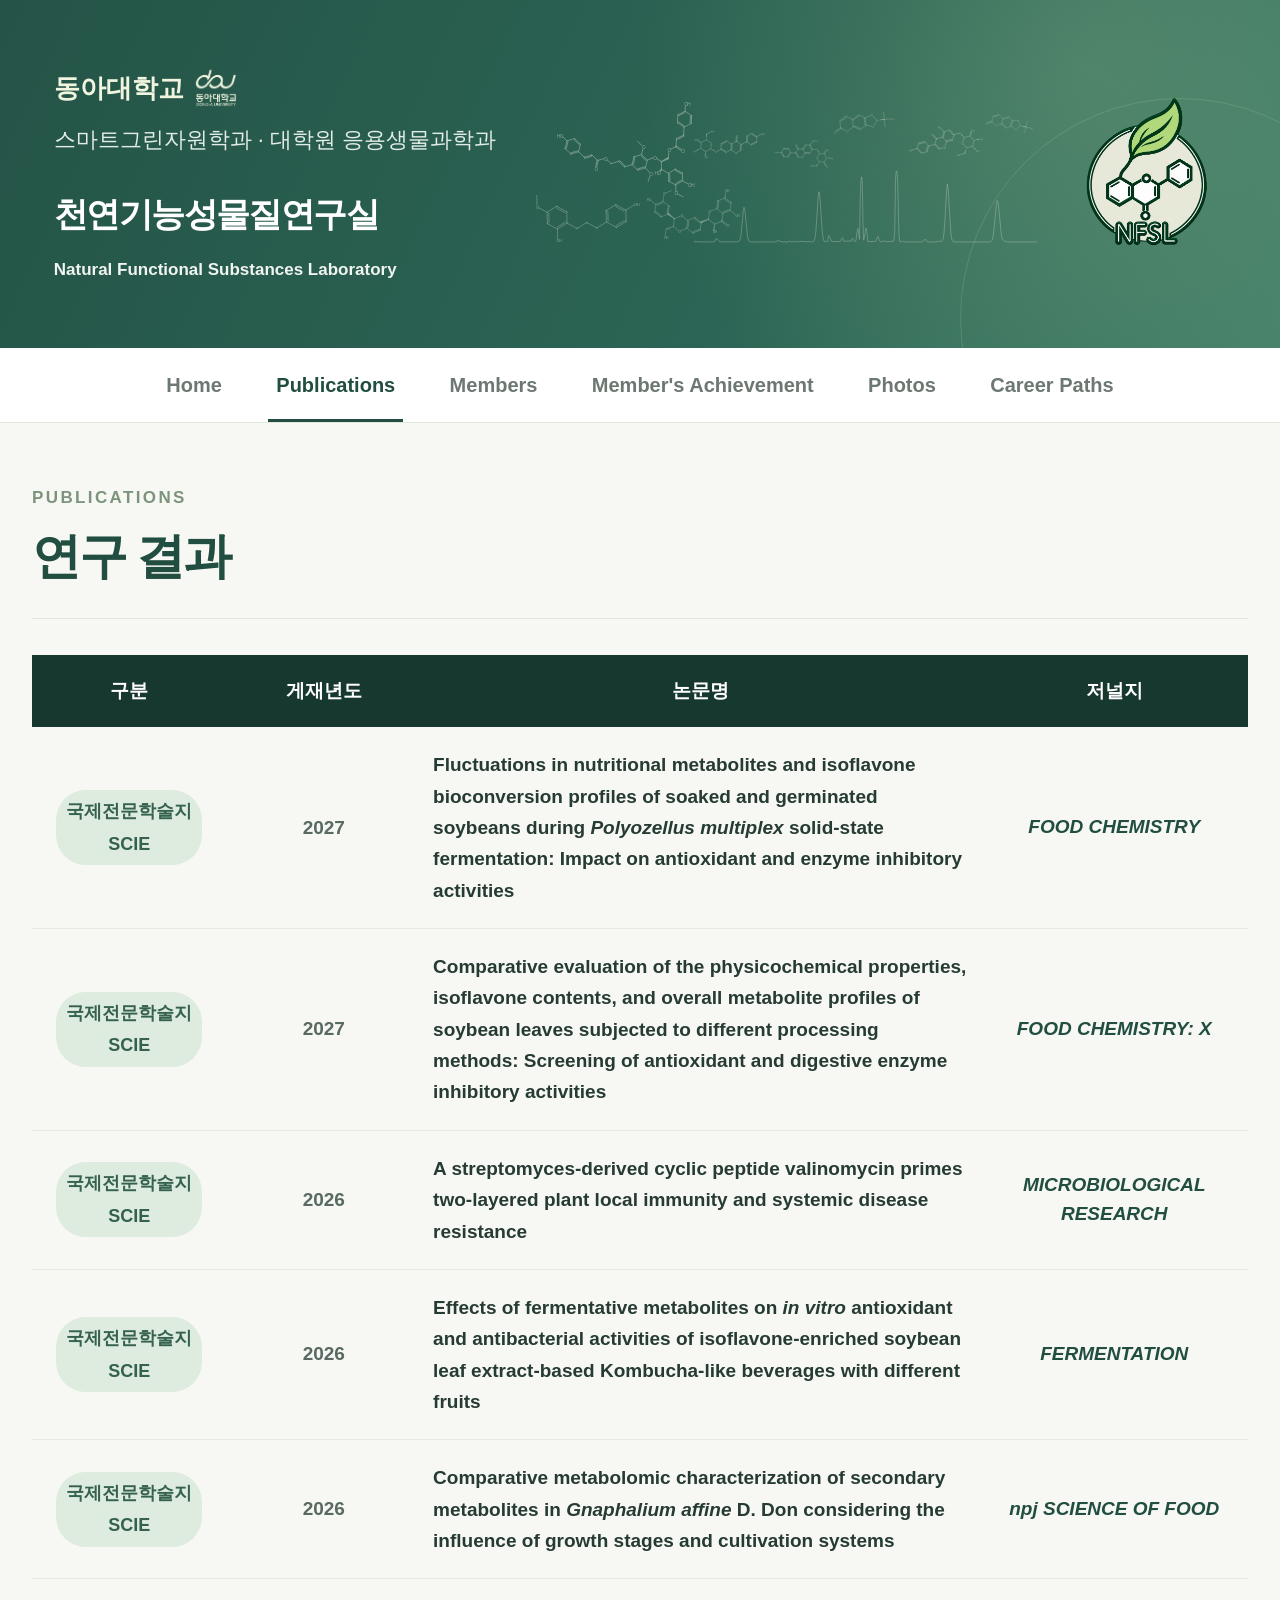
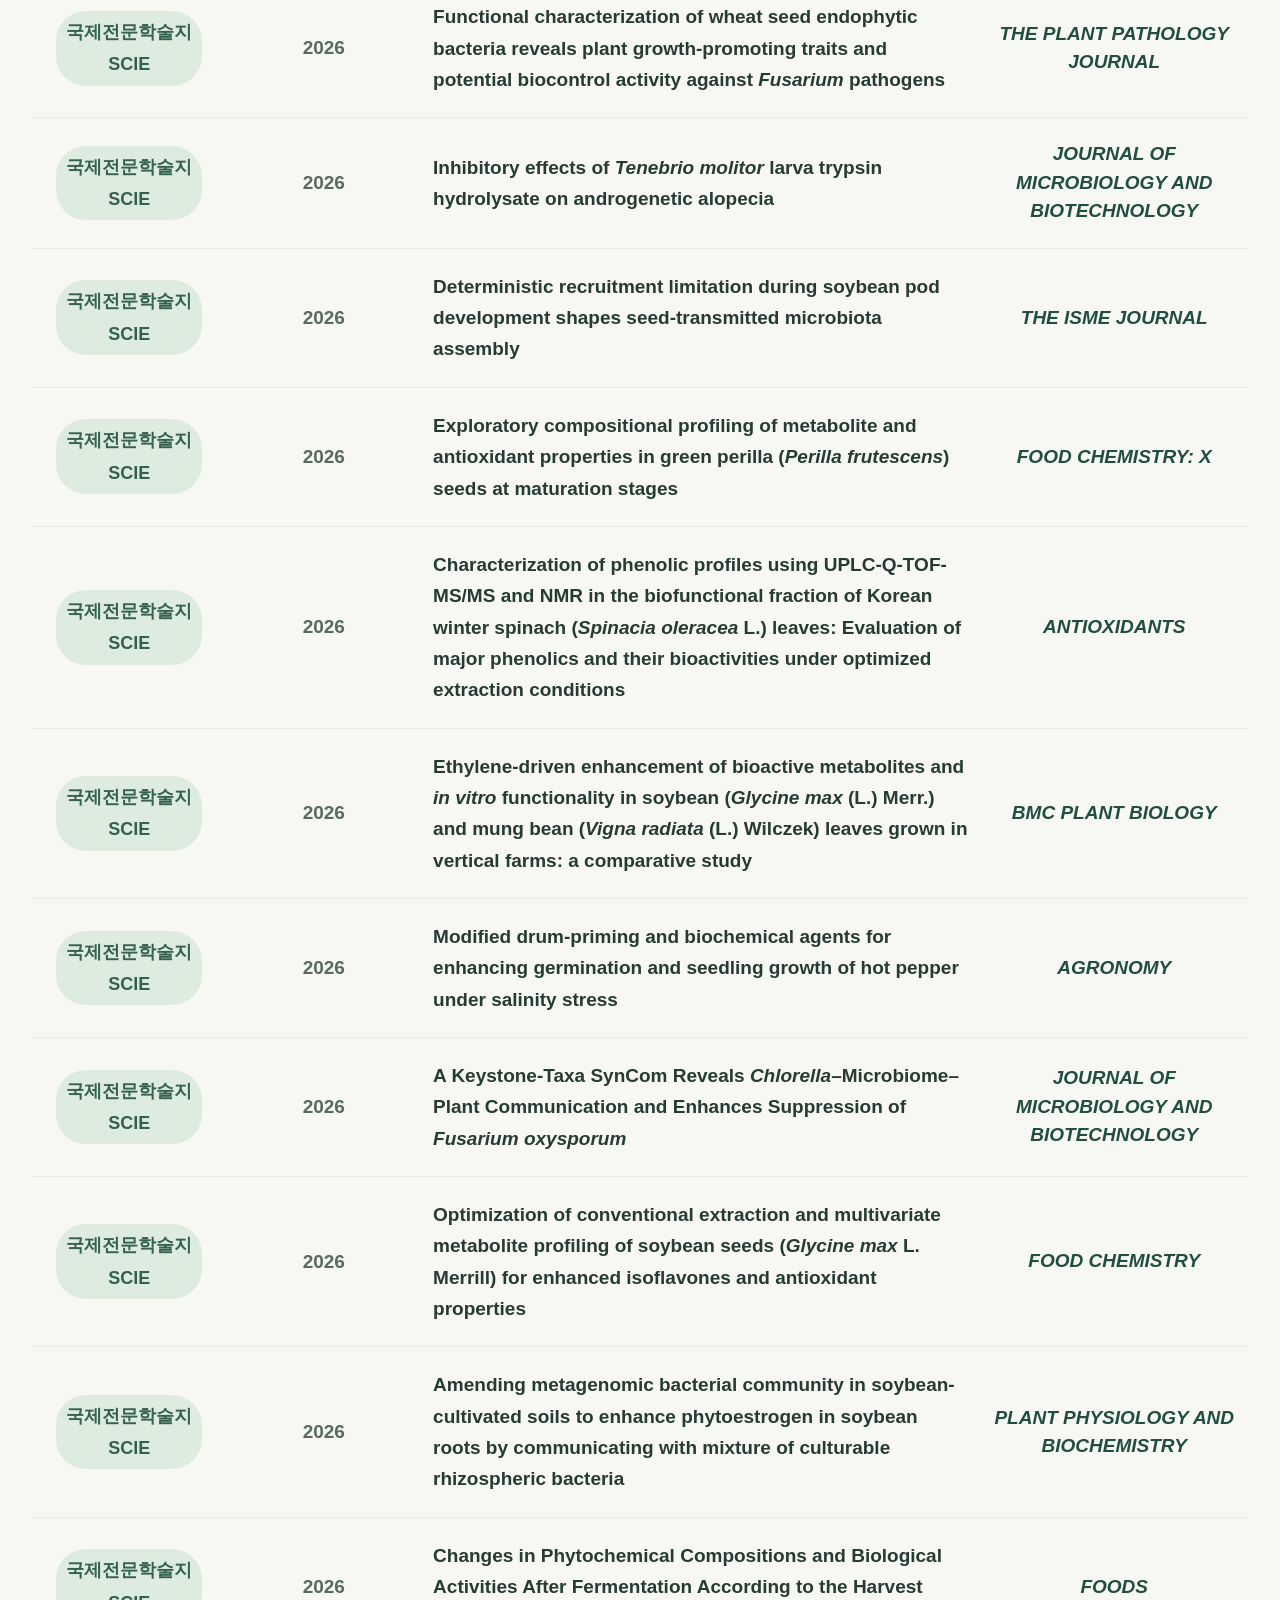
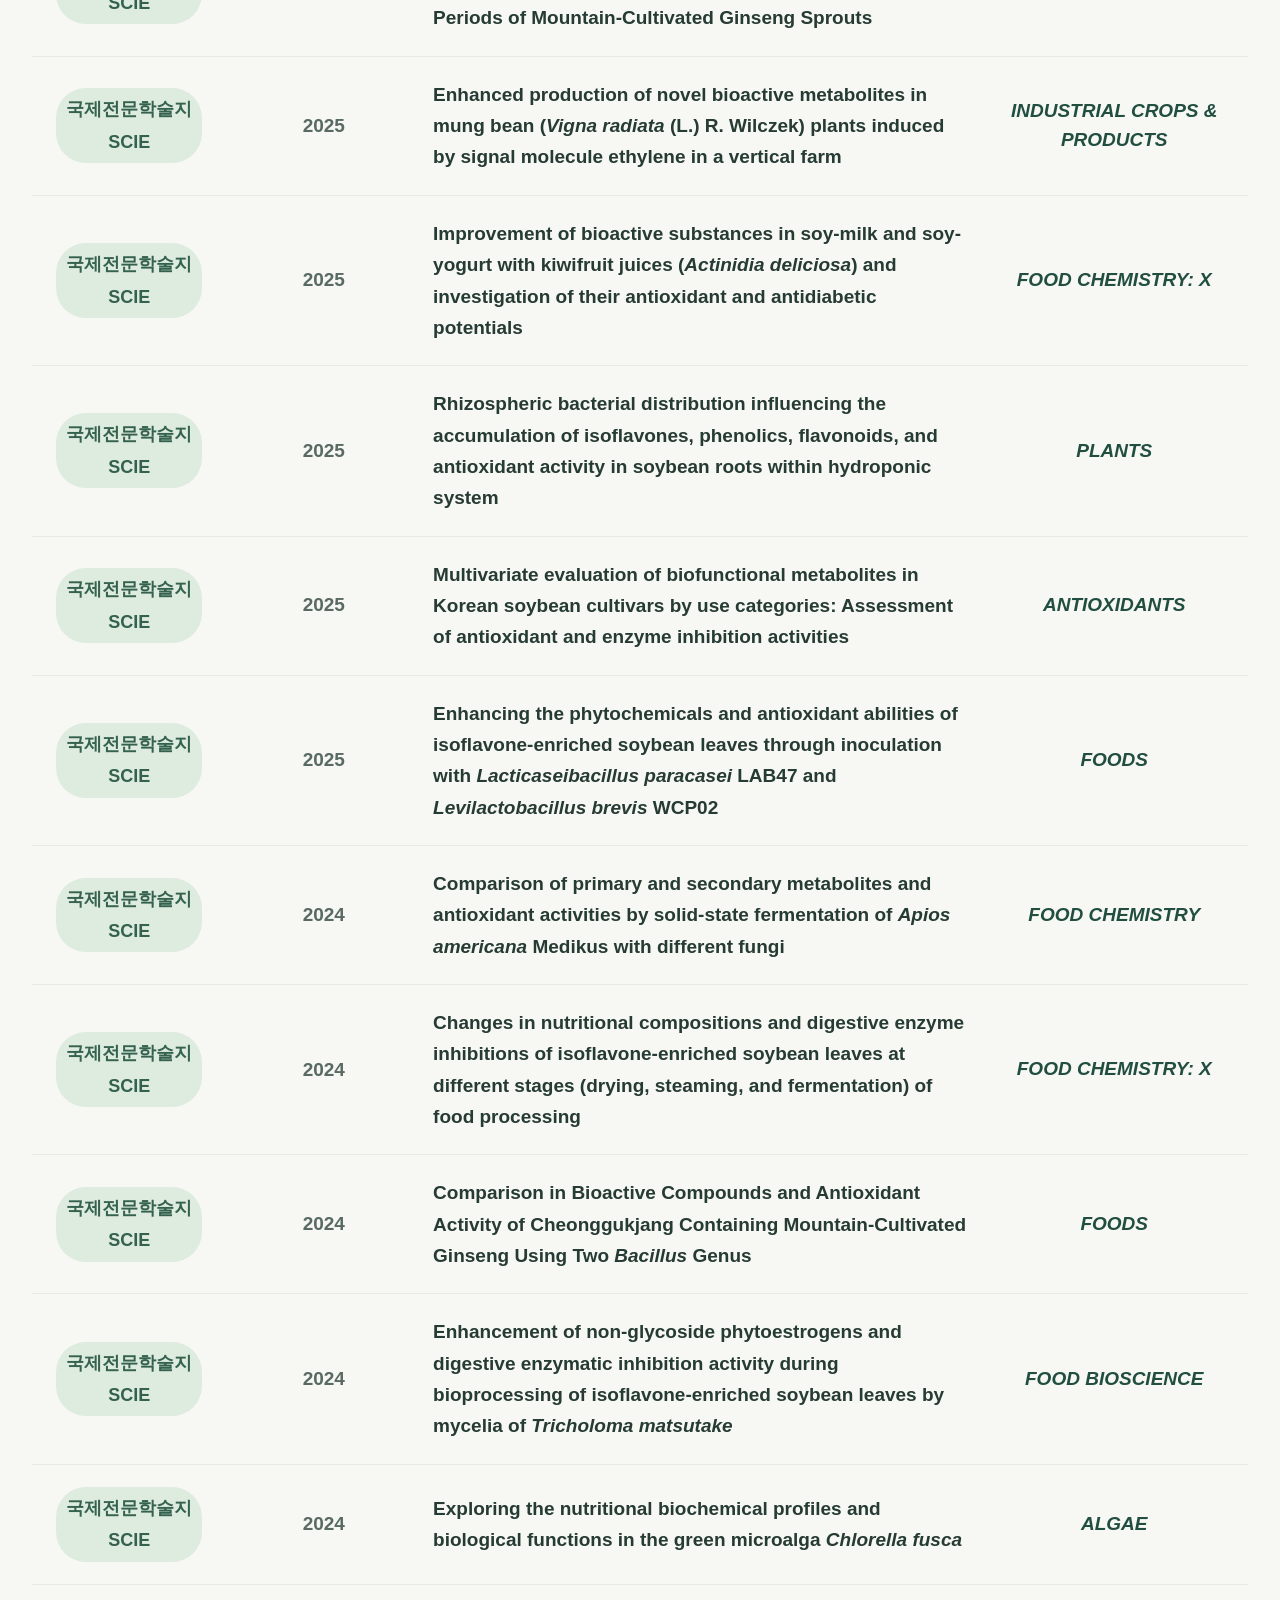
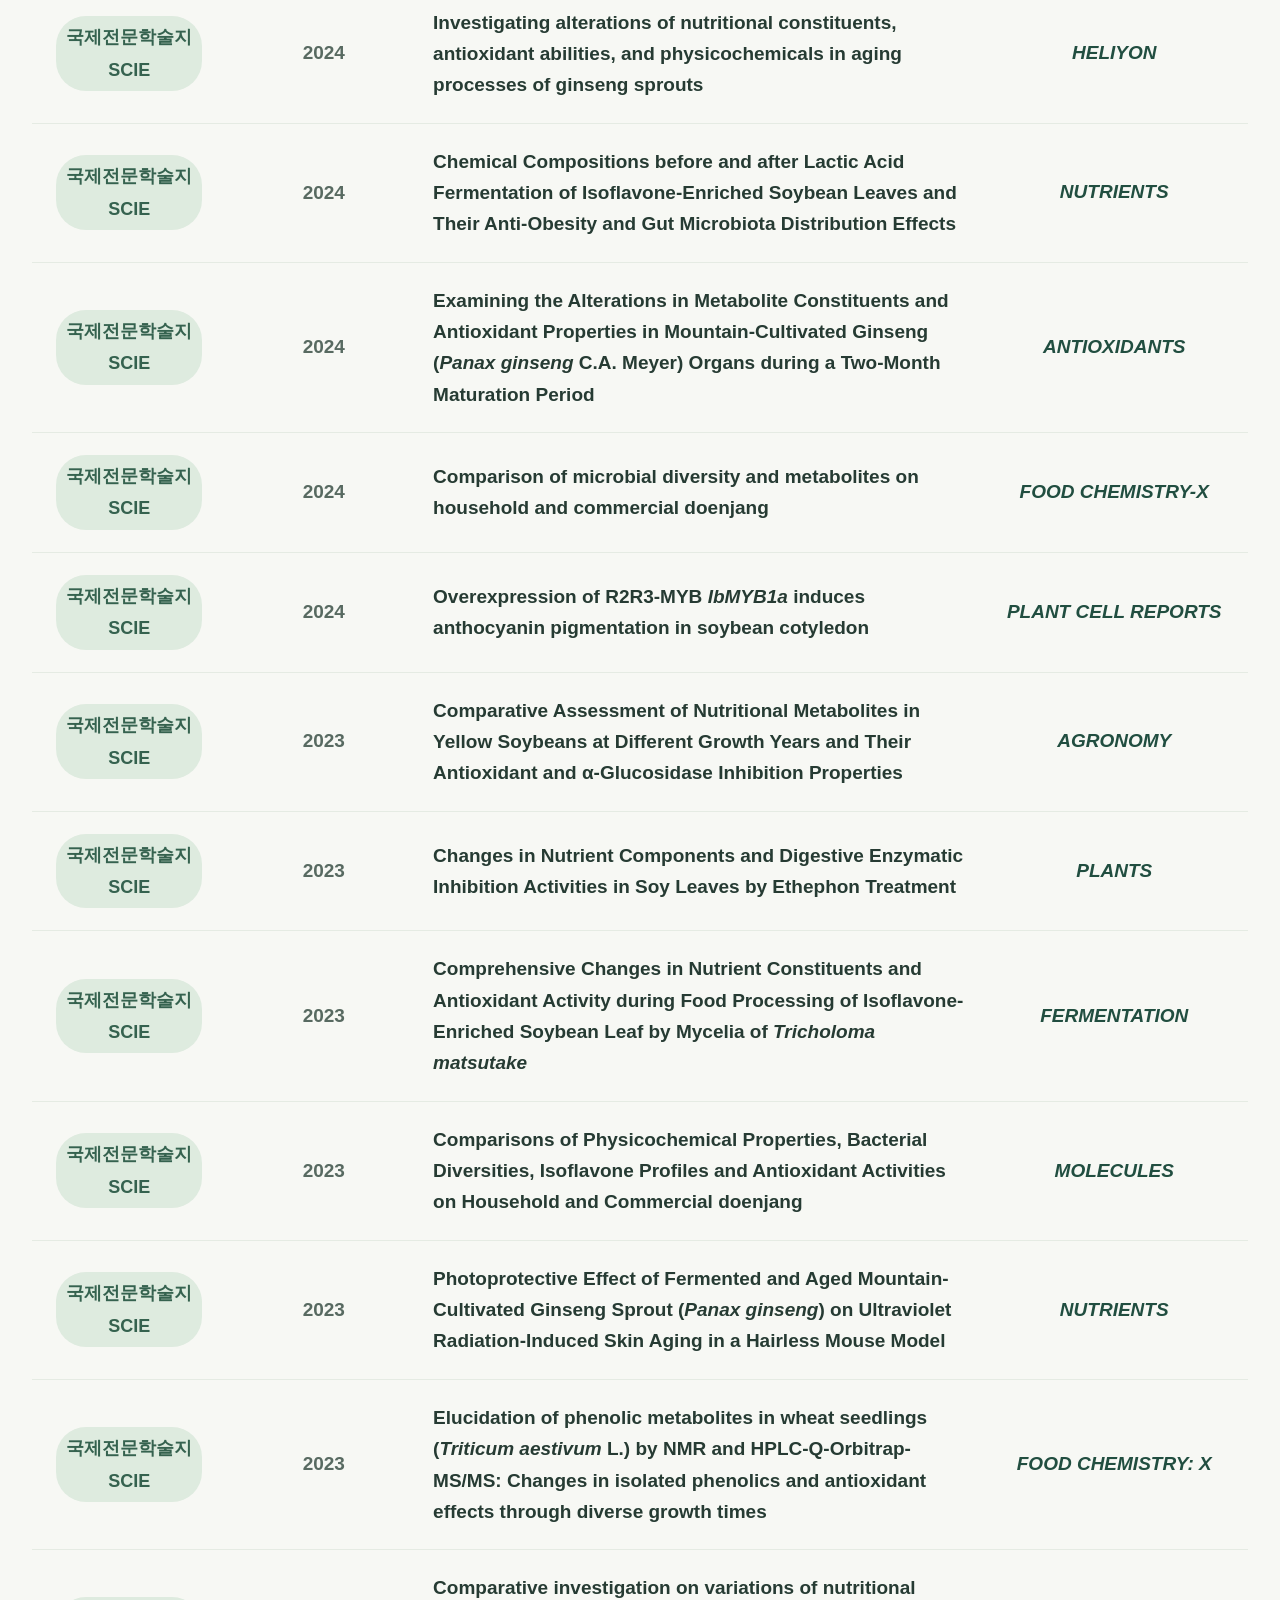
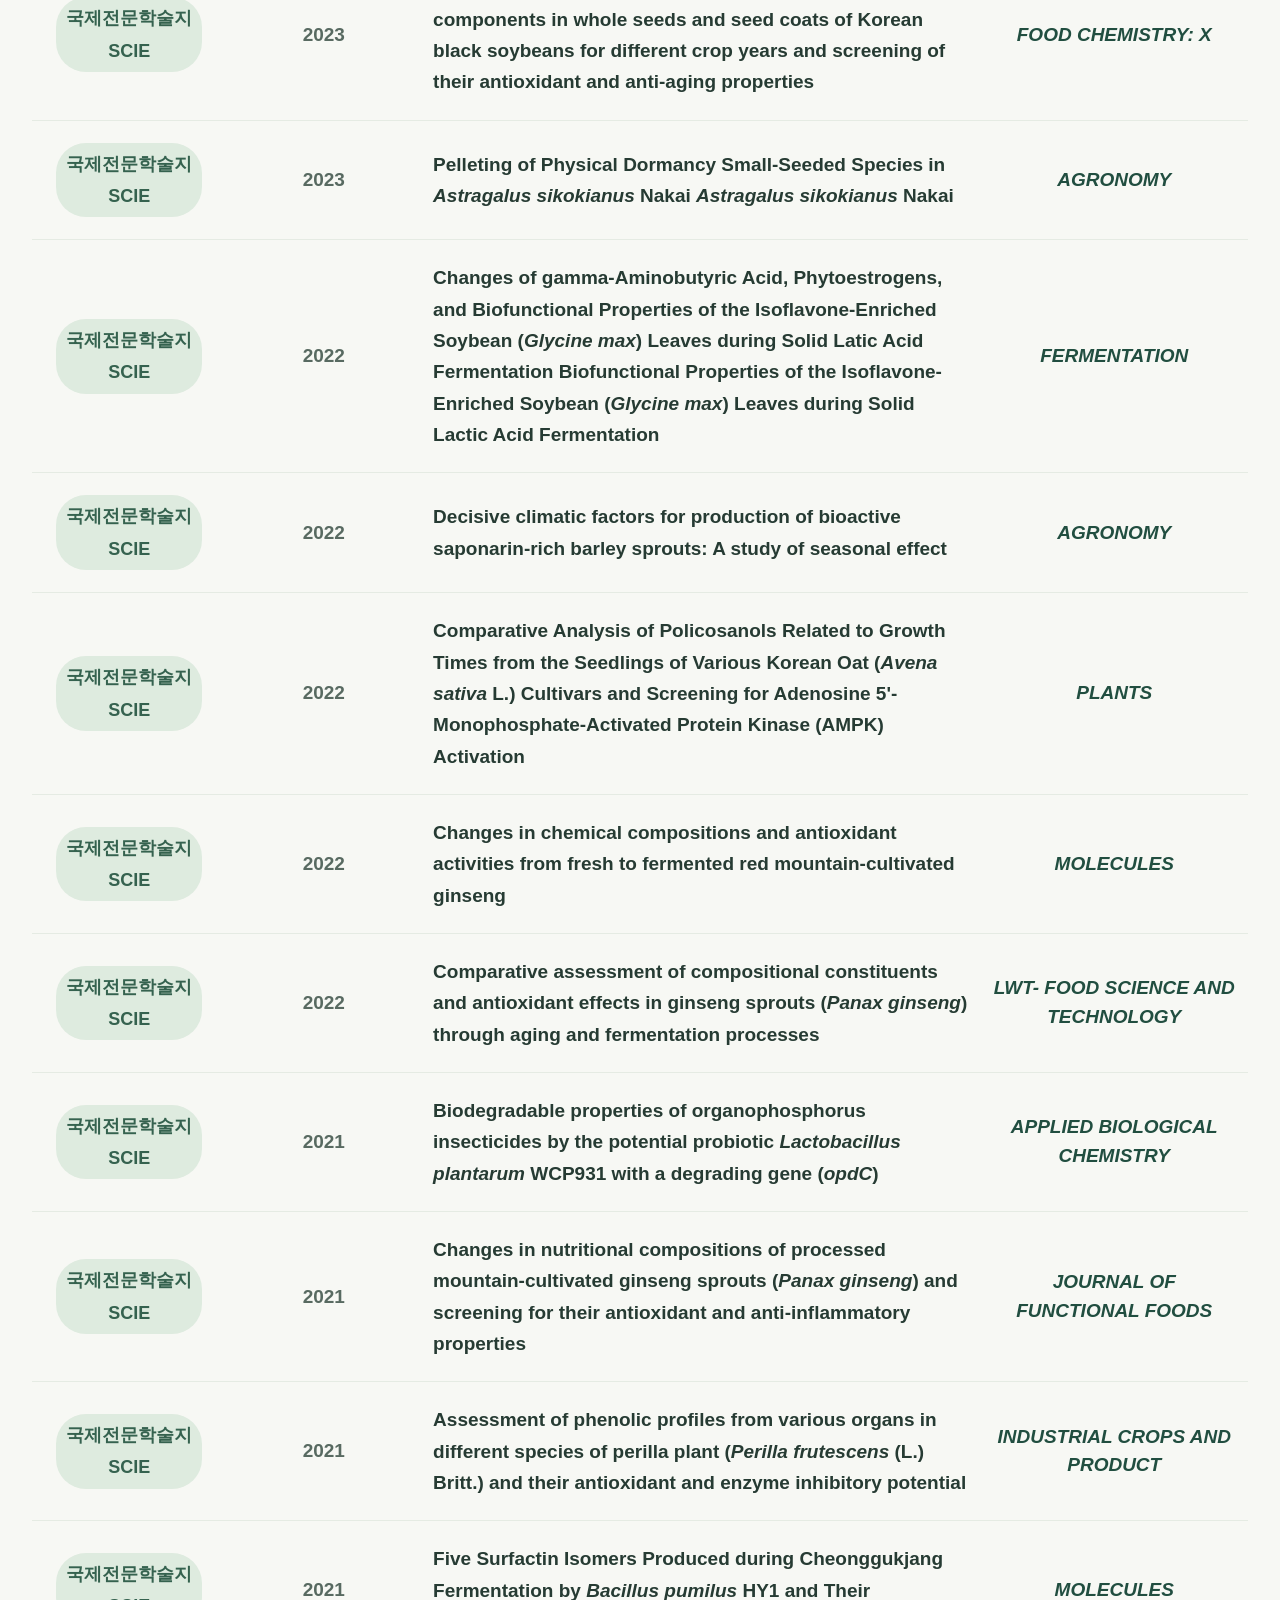
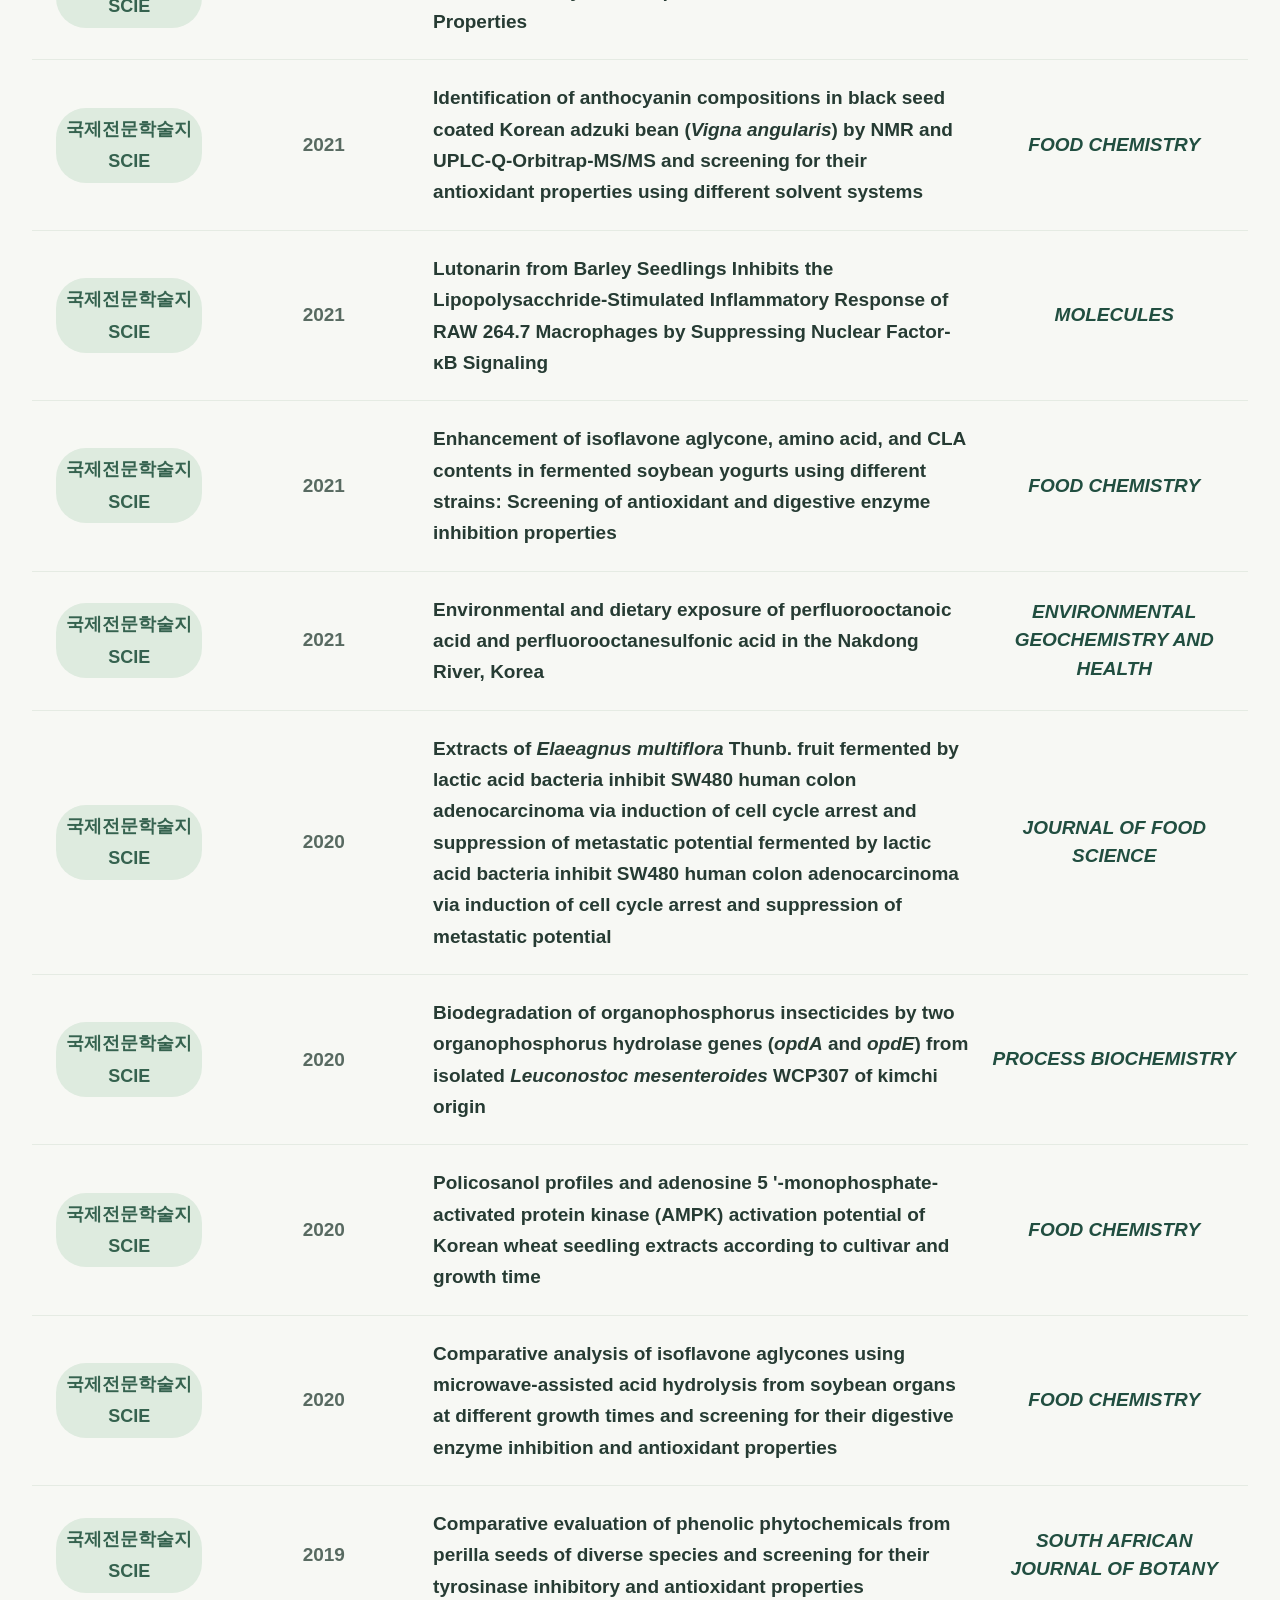
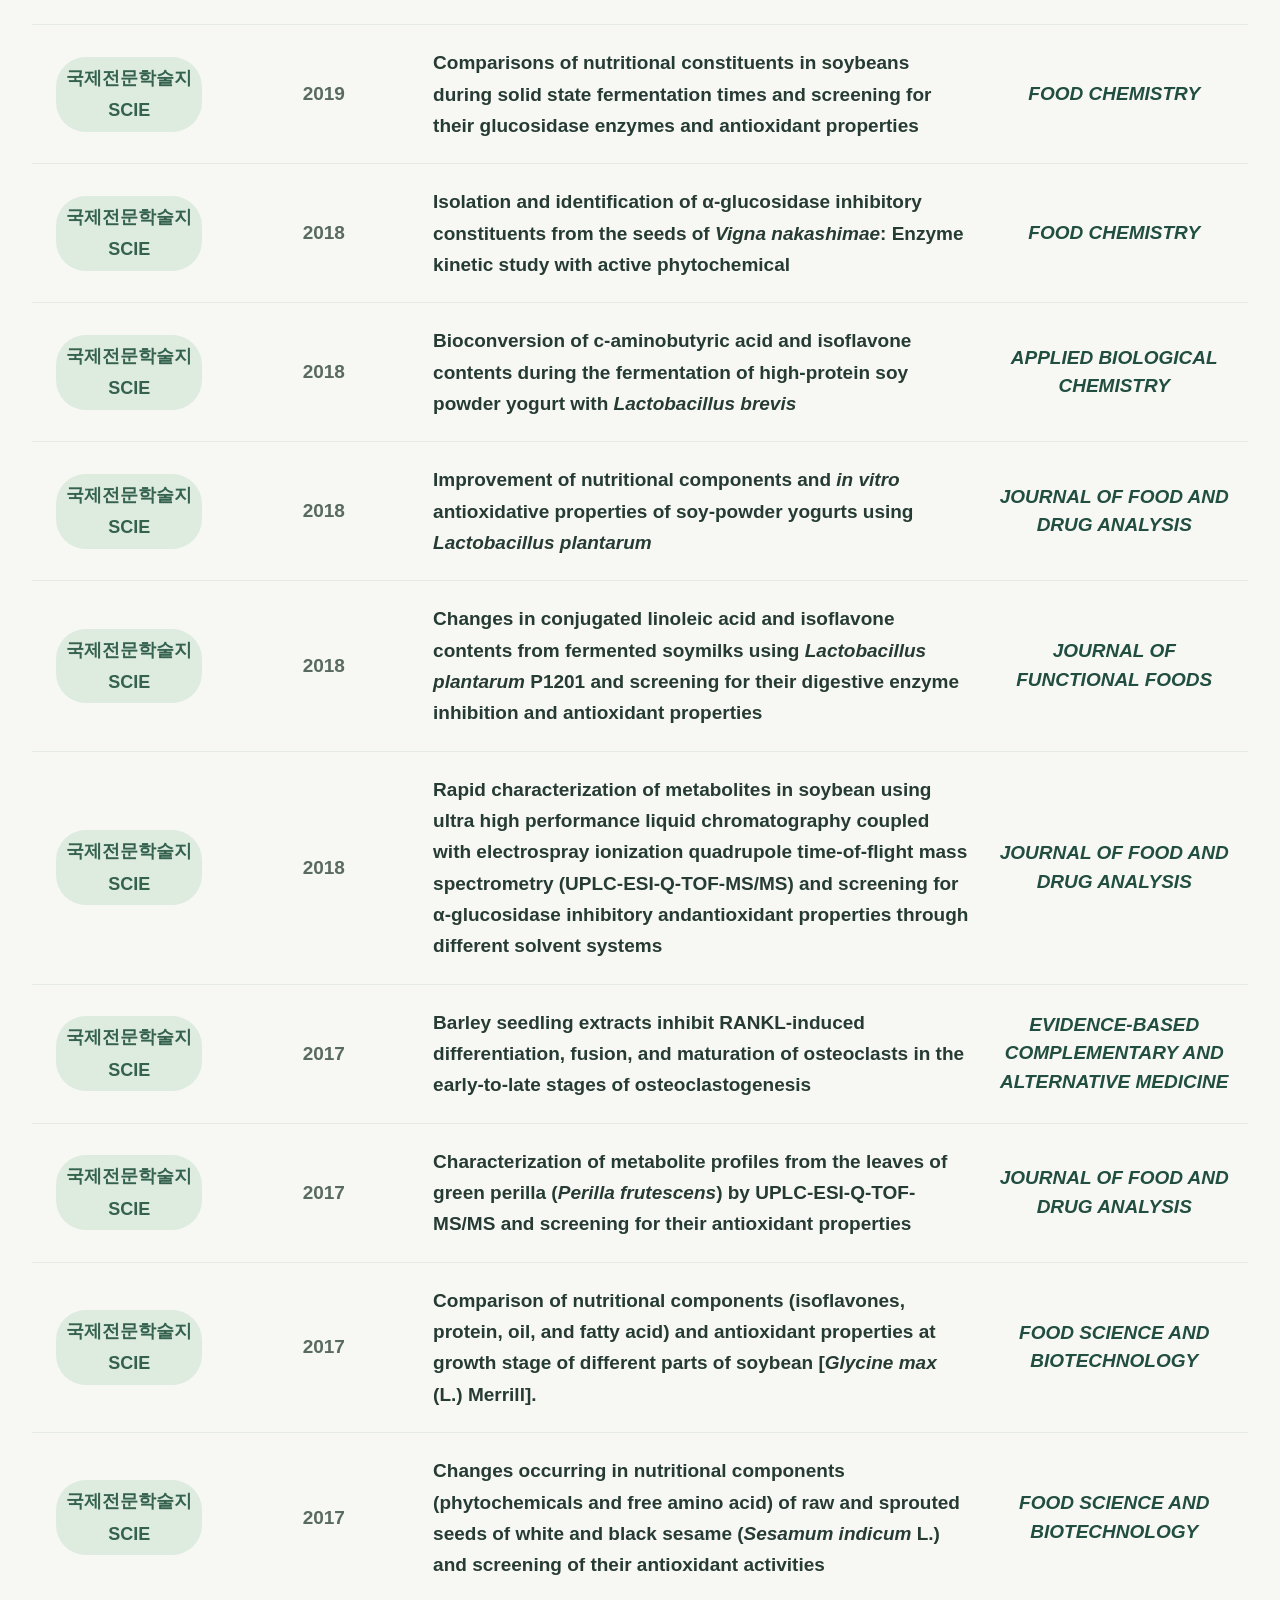
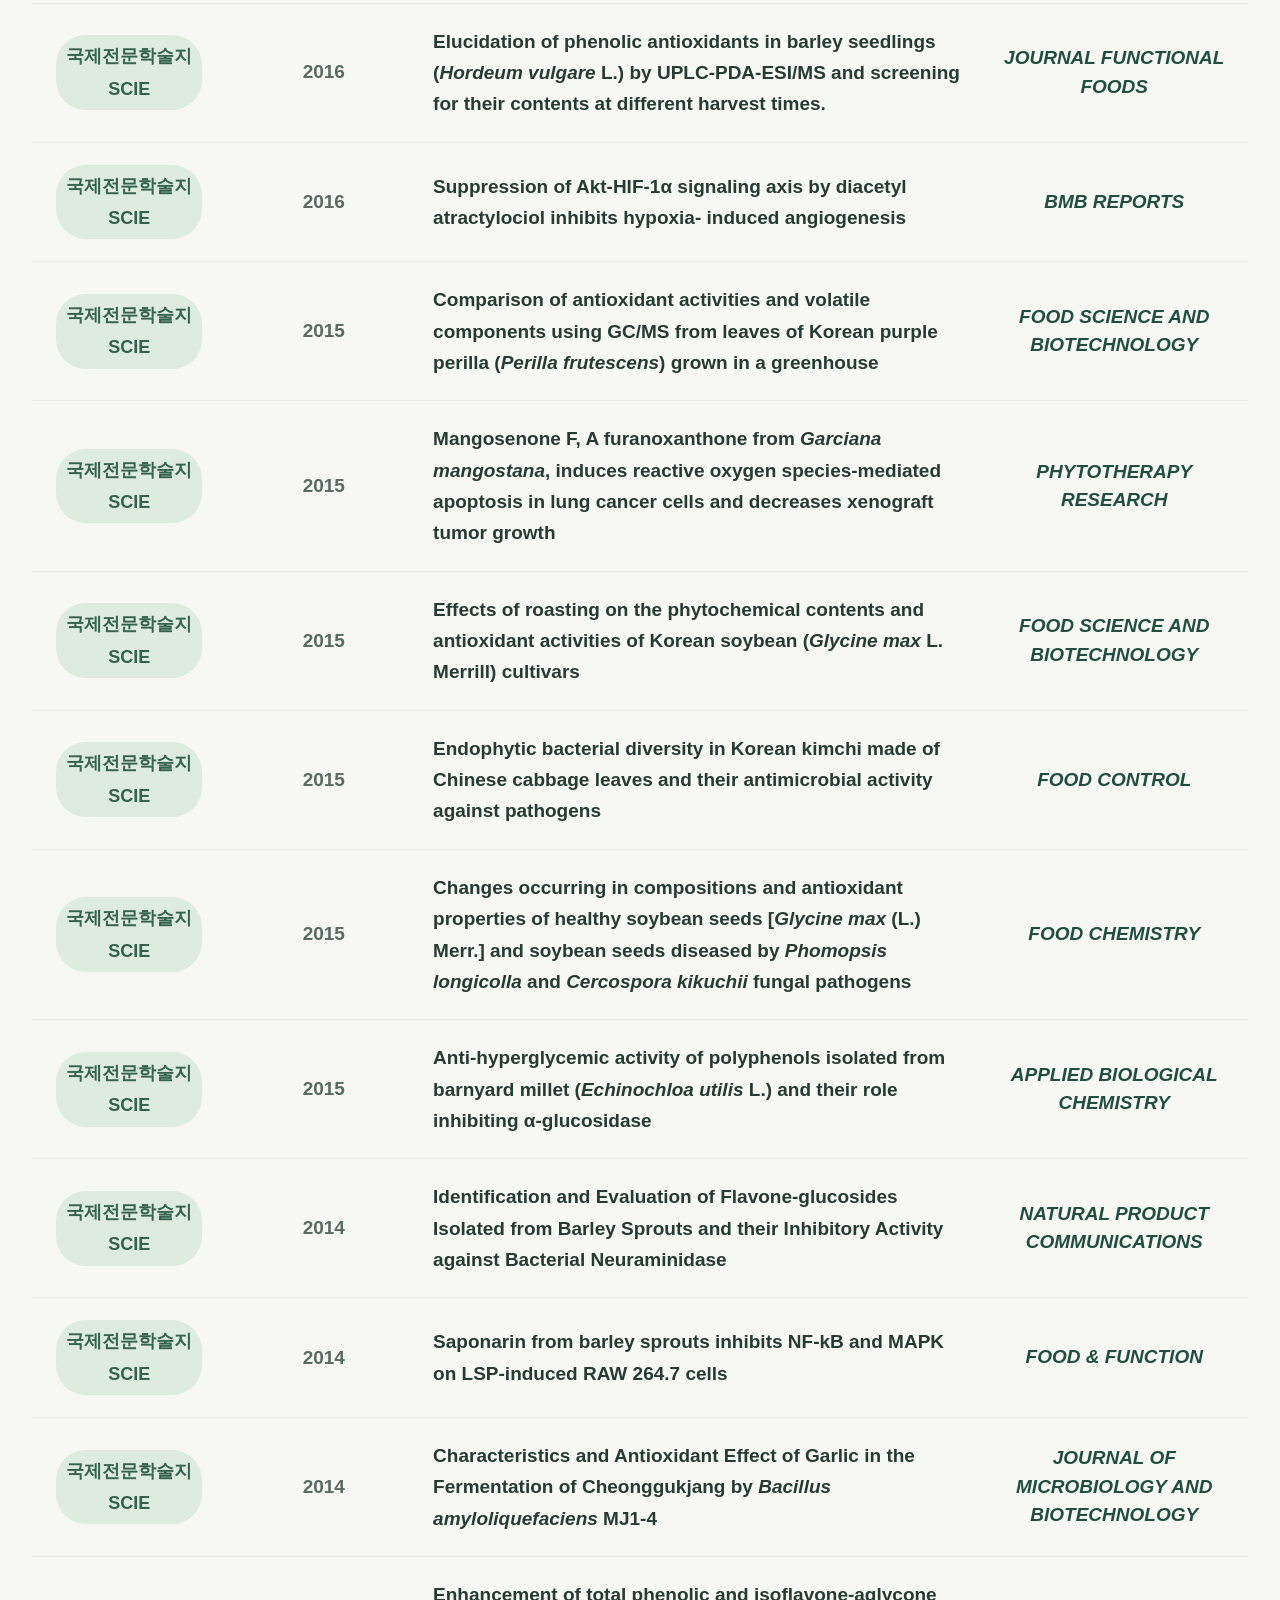
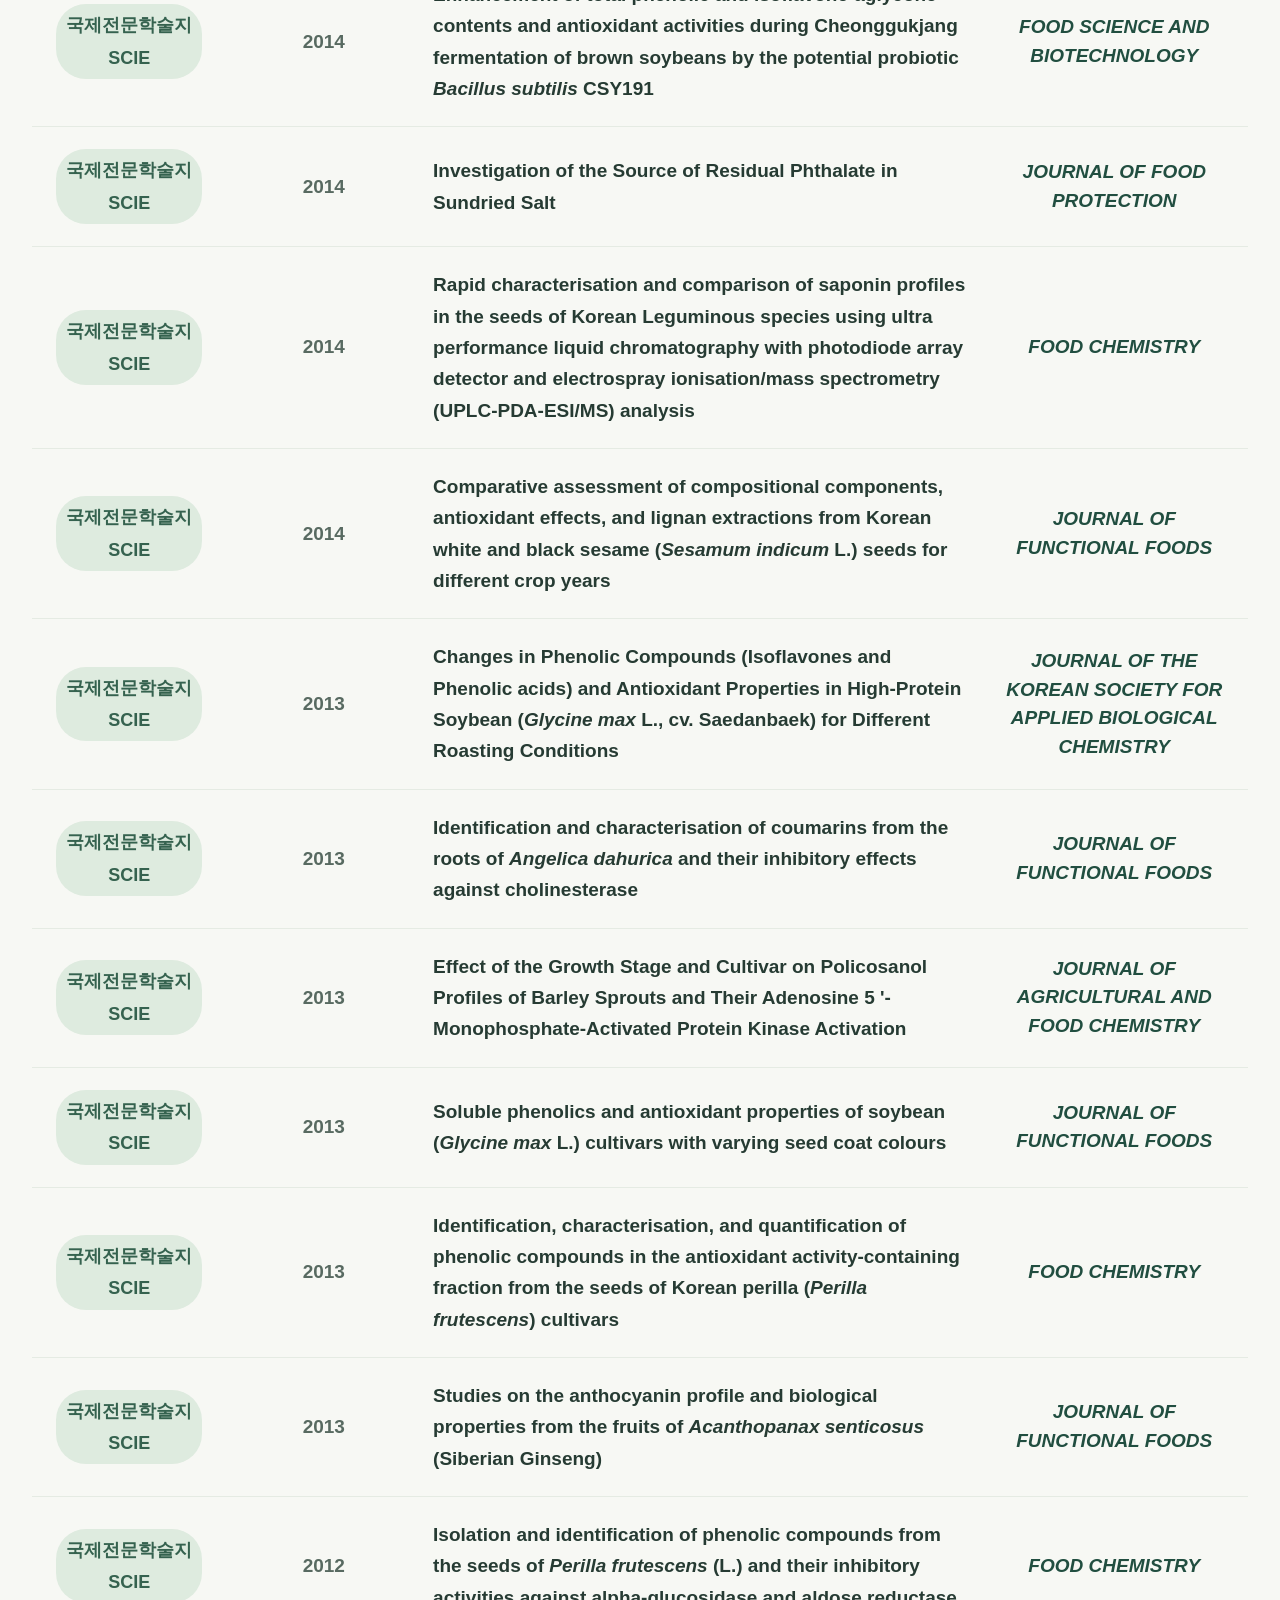
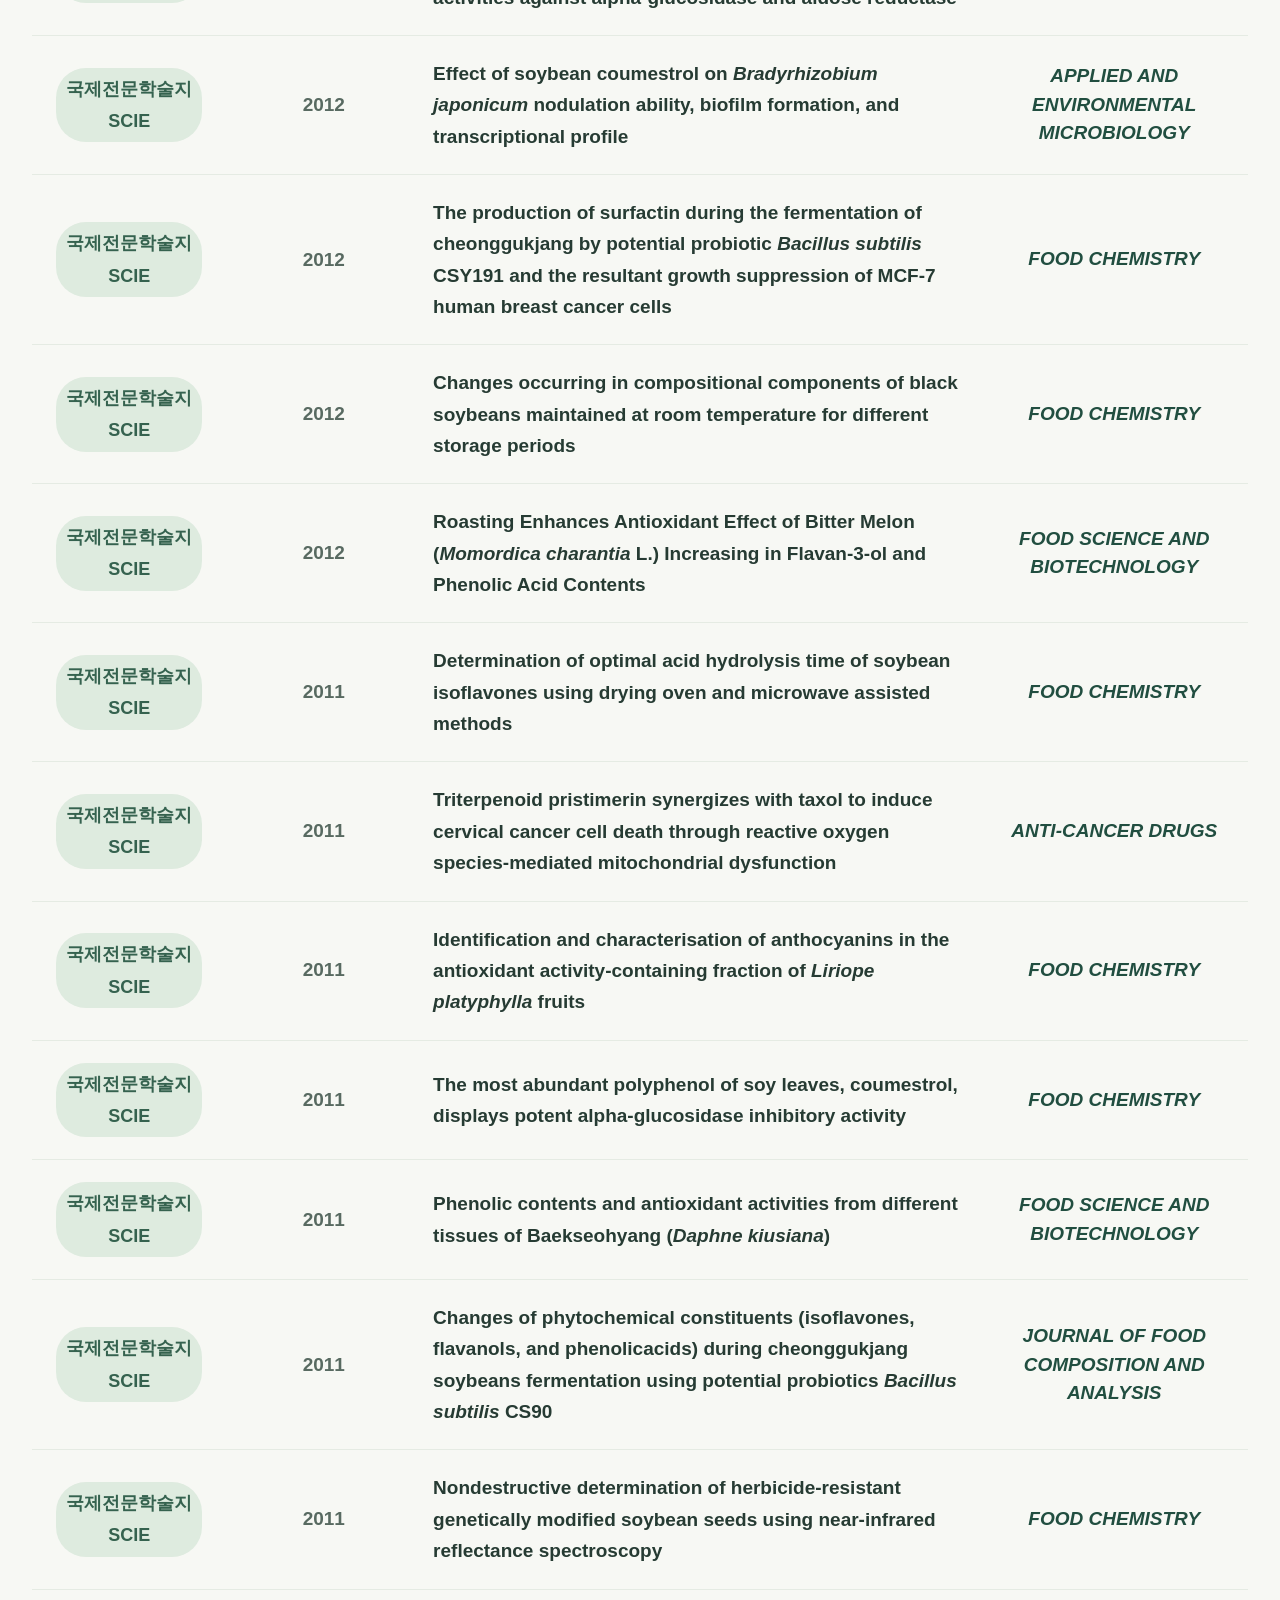
<file: results.html>
<!DOCTYPE html>
<html lang="ko">
<head>
  <meta charset="UTF-8">
  <meta name="viewport" content="width=device-width, initial-scale=1.0">
  <title>천연기능성물질연구실 | 연구 결과</title>
  <link rel="stylesheet" href="styles.css">
  <!-- 최적화된 사진 79개를 하나의 파일에서 로드 -->
</head>

<body class="results-page" id="top">
  <a class="skip-link" href="#main">본문 바로가기</a>

  <header class="hero hero-with-science">
    <div class="hero-inner">
      <div class="hero-text">
        <p class="university">
          <a class="hero-university-label" href="https://www.donga.ac.kr/" target="_blank" rel="noopener noreferrer">동아대학교<span class="hero-university-mark" aria-hidden="true"></span></a>
        </p>

        <p class="department">
          <a href="https://liferes.donga.ac.kr/liferes/CMS/Contents/Contents.do?mCode=MN019" target="_blank" rel="noopener noreferrer">스마트그린자원학과</a>
          · <a href="https://gra.donga.ac.kr/" target="_blank" rel="noopener noreferrer">대학원 응용생물과학과</a>
        </p>

        <h1>천연기능성물질연구실</h1>

        <p class="english-name" lang="en">
          Natural Functional Substances Laboratory
        </p>
      </div>

      <figure class="hero-science" aria-hidden="true">
        <svg
          class="hero-science-art"
          xmlns="http://www.w3.org/2000/svg"
          viewBox="0 0 1450 420"
          aria-hidden="true"
        >
          <defs>
            <!-- Daidzin -->
            <symbol id="banner-daidzin" viewBox="0 0 400 300">
              <g
                fill="none"
                stroke="currentColor"
                stroke-width="2"
                stroke-linecap="round"
                stroke-linejoin="round"
              >
                <path d="
                  M 114.1,140.8 L 97.5,127.0
                  M 117.1,150.6 L 113.6,170.9
                  M 138.4,186.6 L 159.6,178.9
                  M 69.3,134.4 L 69.7,133.8
                  M 66.4,132.4 L 67.3,131.4
                  M 63.6,130.5 L 64.9,128.9
                  M 60.8,128.6 L 62.5,126.5
                  M 57.9,126.7 L 60.1,124.1
                  M 55.1,124.7 L 57.7,121.6
                  M 87.9,183.8 L 87.3,183.7
                  M 87.6,187.5 L 86.3,187.3
                  M 87.4,191.1 L 85.4,190.8
                  M 87.1,194.8 L 84.4,194.3
                  M 86.8,198.4 L 83.4,197.9
                  M 86.5,202.1 L 82.5,201.4
                  M 123.3,92.6 L 100.0,101.1
                  M 222.3,200.7 L 205.7,186.8
                  M 230.6,202.6 L 251.8,194.8
                  M 241.2,131.0 L 237.5,152.4
                  M 237.2,130.3 L 233.5,151.7
                  M 353.6,132.5 L 332.4,140.3
                  M 67.5,162.9 L 72.1,136.3
                  M 67.5,162.9 L 88.2,180.2
                  M 72.1,136.3 L 97.5,127.0
                  M 88.2,180.2 L 113.6,170.9
                  M 159.6,178.9 L 180.4,196.2
                  M 164.0,177.2 L 181.2,191.5
                  M 159.6,178.9 L 164.3,152.3
                  M 180.4,196.2 L 205.7,186.8
                  M 164.3,152.3 L 189.6,143.0
                  M 167.8,155.3 L 188.8,147.6
                  M 205.7,186.8 L 210.3,160.2
                  M 210.1,185.2 L 213.9,163.2
                  M 210.3,160.2 L 189.6,143.0
                  M 210.3,160.2 L 235.7,150.9
                  M 235.7,150.9 L 256.4,168.2
                  M 256.4,168.2 L 251.8,194.8
                  M 252.0,169.8 L 248.2,191.8
                  M 256.4,168.2 L 281.7,158.9
                  M 281.7,158.9 L 302.5,176.2
                  M 281.7,158.9 L 286.4,132.3
                  M 286.1,157.3 L 289.9,135.3
                  M 302.5,176.2 L 327.8,166.9
                  M 303.3,171.6 L 324.2,163.9
                  M 286.4,132.3 L 311.7,123.0
                  M 327.8,166.9 L 332.4,140.3
                  M 311.7,123.0 L 332.4,140.3
                  M 310.9,127.6 L 328.0,141.9
                "/>
              </g>

              <path fill="currentColor" d="
                M 113.6,170.9 L 130.6,182.4 L 128.0,185.5 Z
                M 67.5,162.9 L 47.9,172.2 L 46.5,168.4 Z
                M 97.5,127.0 L 100.0,101.1 L 104.4,99.5 Z
              "/>

              <g fill="currentColor" font-family="Arial, sans-serif" font-size="11">
                <text x="114.9" y="149.7">O</text>
                <text x="131.1" y="193.6">O</text>
                <text x="32.0 38.9" y="177.6">HO</text>
                <text x="41.2 48.1" y="124.4">HO</text>
                <text x="80.4 87.8" y="212.2">OH</text>
                <text x="124.2 131.6" y="96.5">OH</text>
                <text x="223.2" y="209.5">O</text>
                <text x="237.0" y="129.7">O</text>
                <text x="354.5 362.0" y="136.4">OH</text>
              </g>
            </symbol>

            <!-- Glycitin -->
            <symbol id="banner-glycitin" viewBox="0 0 400 300">
              <g
                fill="none"
                stroke="currentColor"
                stroke-width="2"
                stroke-linecap="round"
                stroke-linejoin="round"
              >
                <path d="
                  M 280.2,175.2 L 292.2,191.6
                  M 277.9,165.3 L 287.1,144.4
                  M 266.7,122.8 L 243.7,125.4
                  M 321.8,191.2 L 321.2,191.6
                  M 324.1,193.8 L 323.0,194.6
                  M 326.5,196.5 L 324.8,197.7
                  M 328.8,199.1 L 326.6,200.7
                  M 331.2,201.7 L 328.4,203.7
                  M 333.5,204.3 L 330.2,206.8
                  M 315.3,138.4 L 315.9,138.6
                  M 316.2,135.3 L 317.5,135.8
                  M 317.2,132.2 L 319.1,133.0
                  M 318.2,129.1 L 320.7,130.2
                  M 319.2,126.0 L 322.3,127.4
                  M 320.2,122.9 L 324.0,124.5
                  M 258.2,219.1 L 283.5,216.3
                  M 196.3,174.2 L 205.5,153.4
                  M 190.3,178.9 L 167.3,181.4
                  M 235.7,84.6 L 227.5,103.3
                  M 242.7,77.8 L 265.7,75.3
                  M 151.8,116.7 L 164.5,134.0
                  M 148.5,119.1 L 161.2,136.4
                  M 46.5,170.7 L 69.5,168.2
                  M 330.4,163.5 L 319.4,188.6
                  M 330.4,163.5 L 314.3,141.5
                  M 319.4,188.6 L 292.2,191.6
                  M 314.3,141.5 L 287.1,144.4
                  M 243.7,125.4 L 227.5,103.3
                  M 239.0,125.9 L 225.6,107.6
                  M 243.7,125.4 L 232.7,150.4
                  M 227.5,103.3 L 200.3,106.3
                  M 232.7,150.4 L 205.5,153.4
                  M 229.9,146.6 L 207.4,149.0
                  M 205.5,153.4 L 189.3,131.3
                  M 189.3,131.3 L 200.3,106.3
                  M 194.0,130.8 L 203.1,110.1
                  M 189.3,131.3 L 162.1,134.3
                  M 162.1,134.3 L 151.1,159.3
                  M 151.1,159.3 L 167.3,181.4
                  M 155.8,158.8 L 169.2,177.0
                  M 151.1,159.3 L 123.9,162.3
                  M 123.9,162.3 L 107.7,140.2
                  M 123.9,162.3 L 112.9,187.3
                  M 119.2,162.8 L 110.1,183.5
                  M 107.7,140.2 L 80.5,143.2
                  M 105.8,144.6 L 83.3,147.0
                  M 112.9,187.3 L 85.7,190.3
                  M 80.5,143.2 L 69.5,168.2
                  M 85.7,190.3 L 69.5,168.2
                  M 87.6,186.0 L 74.2,167.7
                "/>
              </g>

              <path fill="currentColor" d="
                M 287.1,144.4 L 274.3,130.5 L 277.6,128.1 Z
                M 330.4,163.5 L 352.3,159.1 L 352.8,163.2 Z
                M 292.2,191.6 L 283.5,216.3 L 278.7,216.9 Z
              "/>

              <g fill="currentColor" font-family="Arial, sans-serif" font-size="11">
                <text x="272.8" y="175.0">O</text>
                <text x="267.6" y="127.9">O</text>
                <text x="354.4 361.9" y="166.0">OH</text>
                <text x="332.3 339.9" y="216.1">OH</text>
                <text x="322.0 329.6" y="121.9">OH</text>
                <text x="243.7 250.7" y="225.0">HO</text>
                <text x="191.2" y="183.9">O</text>
                <text x="235.3" y="83.7">O</text>
                <text x="142.6" y="117.7">O</text>
                <text x="32.0 39.0" y="176.7">HO</text>
              </g>
            </symbol>

            <!-- Genistin -->
            <symbol id="banner-genistin" viewBox="0 0 400 300">
              <g
                fill="none"
                stroke="currentColor"
                stroke-width="2"
                stroke-linecap="round"
                stroke-linejoin="round"
              >
                <path d="
                  M 280.5,169.5 L 293.4,185.7
                  M 277.9,160.1 L 286.3,138.8
                  M 265.1,117.9 L 242.1,121.4
                  M 322.9,184.2 L 322.4,184.6
                  M 325.3,186.7 L 324.3,187.5
                  M 327.8,189.2 L 326.2,190.5
                  M 330.2,191.7 L 328.1,193.4
                  M 332.6,194.2 L 330.0,196.4
                  M 335.1,196.7 L 331.9,199.3
                  M 314.3,131.5 L 314.9,131.8
                  M 315.2,128.4 L 316.5,128.9
                  M 316.1,125.2 L 318.0,126.0
                  M 316.9,122.1 L 319.5,123.1
                  M 317.8,118.9 L 321.0,120.2
                  M 318.7,115.7 L 322.5,117.2
                  M 260.4,214.7 L 285.6,210.9
                  M 196.6,172.2 L 205.0,150.9
                  M 190.7,177.1 L 167.8,180.5
                  M 185.1,87.8 L 198.0,104.0
                  M 149.5,116.1 L 163.2,133.2
                  M 146.3,118.6 L 159.9,135.7
                  M 46.5,174.6 L 69.4,171.2
                  M 330.5,156.2 L 320.5,181.7
                  M 330.5,156.2 L 313.4,134.7
                  M 320.5,181.7 L 293.4,185.7
                  M 313.4,134.7 L 286.3,138.8
                  M 242.1,121.4 L 232.1,146.9
                  M 242.1,121.4 L 225.1,99.9
                  M 237.4,122.1 L 223.3,104.3
                  M 232.1,146.9 L 205.0,150.9
                  M 229.1,143.2 L 206.7,146.5
                  M 225.1,99.9 L 198.0,104.0
                  M 205.0,150.9 L 187.9,129.5
                  M 187.9,129.5 L 198.0,104.0
                  M 192.6,128.8 L 200.9,107.7
                  M 187.9,129.5 L 160.8,133.5
                  M 160.8,133.5 L 150.8,159.0
                  M 150.8,159.0 L 167.8,180.5
                  M 155.5,158.3 L 169.6,176.1
                  M 150.8,159.0 L 123.6,163.1
                  M 123.6,163.1 L 106.6,141.7
                  M 123.6,163.1 L 113.6,188.6
                  M 119.0,163.8 L 110.6,184.9
                  M 106.6,141.7 L 79.5,145.7
                  M 104.8,146.1 L 82.4,149.4
                  M 113.6,188.6 L 86.5,192.7
                  M 79.5,145.7 L 69.4,171.2
                  M 86.5,192.7 L 69.4,171.2
                  M 88.2,188.3 L 74.1,170.5
                "/>
              </g>

              <path fill="currentColor" d="
                M 286.3,138.8 L 272.7,125.0 L 276.0,122.4 Z
                M 330.5,156.2 L 352.2,150.8 L 352.8,154.9 Z
                M 293.4,185.7 L 285.6,210.9 L 280.9,211.6 Z
              "/>

              <g fill="currentColor" font-family="Arial, sans-serif" font-size="11">
                <text x="273.0" y="169.8">O</text>
                <text x="266.0" y="122.8">O</text>
                <text x="354.3 361.9" y="157.6">OH</text>
                <text x="334.2 341.8" y="208.6">OH</text>
                <text x="320.2 327.8" y="114.7">OH</text>
                <text x="245.9 252.9" y="220.8">HO</text>
                <text x="191.7" y="181.9">O</text>
                <text x="170.6 177.6" y="88.0">HO</text>
                <text x="140.4" y="117.6">O</text>
                <text x="32.0 39.0" y="180.8">HO</text>
              </g>
            </symbol>

            <!-- Marmesin -->
            <symbol id="banner-marmesin" viewBox="0 0 400 300">
              <g
                fill="none"
                stroke="currentColor"
                stroke-width="2"
                stroke-linecap="round"
                stroke-linejoin="round"
              >
                <path d="
                  M 252.9,178.0 L 273.0,152.8
                  M 241.9,181.8 L 210.6,170.0
                  M 346.7,156.1 L 312.9,154.6
                  M 112.1,182.1 L 141.5,166.9
                  M 99.9,181.4 L 72.3,163.8
                  M 41.5,176.4 L 72.4,160.3
                  M 44.3,181.7 L 75.2,165.7
                  M 273.0,152.8 L 251.0,119.5
                  M 312.9,154.6 L 314.7,114.7
                  M 312.9,154.6 L 311.1,194.6
                  M 251.0,119.5 L 212.4,130.1
                  M 212.4,130.1 L 210.6,170.0
                  M 206.3,133.3 L 204.8,166.3
                  M 212.4,130.1 L 178.7,108.6
                  M 210.6,170.0 L 175.1,188.4
                  M 178.7,108.6 L 143.3,127.0
                  M 178.4,115.5 L 149.1,130.7
                  M 175.1,188.4 L 141.5,166.9
                  M 175.5,181.5 L 147.6,163.7
                  M 143.3,127.0 L 141.5,166.9
                  M 143.3,127.0 L 109.6,105.4
                  M 109.6,105.4 L 74.1,123.9
                  M 109.3,112.4 L 79.9,127.6
                  M 74.1,123.9 L 72.3,163.8
                "/>
              </g>

              <path fill="currentColor" d="
                M 273.0,152.8 L 313.1,151.6 L 312.9,154.6 L 312.8,157.6 Z
              "/>

              <g fill="currentColor" font-family="Arial, sans-serif" font-size="11">
                <text x="243.3" y="192.1">O</text>
                <text x="348.1 359.1" y="164.4">OH</text>
                <text x="101.2" y="193.3">O</text>
                <text x="32.0" y="190.2">O</text>
              </g>
            </symbol>

            <!-- Dadahol A -->
            <symbol id="banner-dadahol" viewBox="0 0 460 260">
              <title>Dadahol A</title>

              <path
                fill="none"
                stroke="currentColor"
                stroke-width="1.8"
                stroke-linecap="round"
                stroke-linejoin="round"
                d="
                  M 261.5,109.3 L 272.1,119.4
                  M 274.8,130.1 L 271.6,143.5
                  M 271.6,143.5 L 251.9,149.3
                  M 251.9,149.3 L 247.1,169.3
                  M 254.5,151.7 L 250.5,168.3
                  M 247.1,169.3 L 262.0,183.4
                  M 262.0,183.4 L 281.7,177.6
                  M 262.8,180.0 L 279.2,175.1
                  M 281.7,177.6 L 286.5,157.6
                  M 286.5,157.6 L 301.3,151.7
                  M 309.9,152.9 L 322.7,161.4
                  M 341.0,153.9 L 342.0,138.4
                  M 346.6,129.6 L 360.8,122.5
                  M 359.2,123.3 L 372.8,132.3
                  M 360.9,120.8 L 374.5,129.8
                  M 360.8,122.5 L 362.0,102.0
                  M 362.0,102.0 L 380.4,92.9
                  M 364.9,104.0 L 381.7,95.6
                  M 380.4,92.9 L 381.6,72.3
                  M 381.6,72.3 L 400.0,63.2
                  M 400.0,63.2 L 401.2,42.7
                  M 397.1,61.2 L 398.1,44.2
                  M 401.2,42.7 L 384.1,31.3
                  M 384.1,31.3 L 365.7,40.5
                  M 383.9,34.9 L 368.7,42.5
                  M 365.7,40.5 L 364.5,61.0
                  M 384.1,31.3 L 385.0,17.5
                  M 322.7,161.4 L 323.3,181.9
                  M 323.3,181.9 L 341.4,191.7
                  M 341.4,191.7 L 341.9,212.2
                  M 344.5,193.4 L 344.9,210.4
                  M 341.9,212.2 L 360.0,222.0
                  M 360.0,222.0 L 377.5,211.3
                  M 359.9,218.5 L 374.4,209.6
                  M 377.5,211.3 L 376.9,190.8
                  M 376.9,190.8 L 358.9,181.0
                  M 373.9,192.6 L 359.0,184.5
                  M 377.5,211.3 L 391.3,218.8
                  M 360.0,222.0 L 360.4,238.3
                  M 364.8,244.9 L 378.6,252.4
                  M 281.7,177.6 L 291.6,188.7
                  M 293.1,199.6 L 288.8,212.4
                  M 247.1,169.3 L 227.4,175.1
                  M 227.4,175.1 L 212.5,161.0
                  M 228.2,171.7 L 214.6,158.8
                  M 212.5,161.0 L 192.8,166.8
                  M 192.8,166.8 L 182.2,156.7
                  M 173.6,154.0 L 158.2,158.5
                  M 156.9,157.3 L 153.0,173.9
                  M 159.9,158.0 L 155.9,174.6
                  M 158.2,158.5 L 143.3,144.4
                  M 143.3,144.4 L 123.6,150.2
                  M 142.5,147.8 L 124.5,153.2
                  M 123.6,150.2 L 108.7,136.1
                  M 108.7,136.1 L 113.5,116.1
                  M 113.5,116.1 L 98.6,102.0
                  M 110.1,117.1 L 97.8,105.4
                  M 98.6,102.0 L 78.9,107.8
                  M 78.9,107.8 L 74.1,127.8
                  M 81.5,110.3 L 77.5,126.8
                  M 74.1,127.8 L 89.0,141.9
                  M 78.9,107.8 L 68.3,97.7
                  M 286.5,157.6 L 271.6,143.5
                  M 283.1,158.6 L 270.8,146.9
                  M 364.5,61.0 L 381.6,72.3
                  M 367.6,59.4 L 381.8,68.8
                  M 358.9,181.0 L 341.4,191.7
                  M 89.0,141.9 L 108.7,136.1
                  M 89.8,138.5 L 106.2,133.7
                  M 252.9,149.0 L 251.9,149.3 L 251.7,150.3
                  M 261.3,182.7 L 262.0,183.4 L 263.0,183.1
                  M 322.1,161.0 L 322.7,161.4 L 322.8,162.4
                  M 360.0,122.9 L 360.8,122.5 L 360.8,121.5
                  M 361.9,103.1 L 362.0,102.0 L 362.9,101.6
                  M 379.5,93.3 L 380.4,92.9 L 380.4,91.8
                  M 399.1,63.6 L 400.0,63.2 L 400.1,62.1
                  M 401.2,43.7 L 401.2,42.7 L 400.4,42.1
                  M 366.7,40.1 L 365.7,40.5 L 365.7,41.5
                  M 364.6,60.0 L 364.5,61.0 L 365.3,61.6
                  M 323.3,180.9 L 323.3,181.9 L 324.2,182.4
                  M 341.9,211.2 L 341.9,212.2 L 342.8,212.7
                  M 376.9,191.8 L 376.9,190.8 L 376.0,190.3
                  M 359.8,181.5 L 358.9,181.0 L 358.0,181.5
                  M 228.4,174.8 L 227.4,175.1 L 226.7,174.4
                  M 213.3,161.7 L 212.5,161.0 L 211.5,161.3
                  M 193.8,166.5 L 192.8,166.8 L 192.3,166.3
                  M 159.0,158.3 L 158.2,158.5 L 157.5,157.8
                  M 144.1,145.1 L 143.3,144.4 L 142.3,144.7
                  M 124.6,149.9 L 123.6,150.2 L 122.9,149.5
                  M 113.3,117.1 L 113.5,116.1 L 112.8,115.4
                  M 99.3,102.7 L 98.6,102.0 L 97.6,102.3
                  M 74.4,126.8 L 74.1,127.8 L 74.9,128.5
                  M 88.3,141.2 L 89.0,141.9 L 90.0,141.6
                "
              />

              <path
                fill="currentColor"
                stroke="currentColor"
                stroke-width="1.8"
                stroke-linecap="round"
                stroke-linejoin="round"
                d="
                  M 322.7,161.4 L 341.2,150.4 L 341.0,153.9 Z
                  M 323.3,181.9 L 321.6,186.4 L 319.2,184.4 Z
                "
              />

              <g fill="currentColor" font-family="Arial, sans-serif" font-size="12">
                <text x="272.8" y="129.5">O</text>
                <text x="302.0" y="156.1">O</text>
                <text x="338.8" y="137.7">O</text>
                <text x="374.3" y="139.9">O</text>
                <text x="381.8" y="16.8">O</text>
                <text x="390.0" y="16.8">H</text>
                <text x="391.9" y="227.1">O</text>
                <text x="400.2" y="227.1">H</text>
                <text x="356.9" y="248.6">O</text>
                <text x="305.1" y="196.3">H</text>
                <text x="312.8" y="196.3">O</text>
                <text x="291.7" y="198.9">O</text>
                <text x="174.3" y="158.7">O</text>
                <text x="149.8" y="184.5">O</text>
                <text x="52.7" y="99.7">H</text>
                <text x="60.4" y="99.7">O</text>
              </g>
            </symbol>

            <!-- Broussonin A -->
            <symbol id="banner-broussonin" viewBox="0 0 360 180">
              <title>Broussonin A</title>

              <path
                fill="none"
                stroke="currentColor"
                stroke-width="1.8"
                stroke-linecap="round"
                stroke-linejoin="round"
                d="
                  M 15.1,14.0 L 16.0,46.1
                  M 20.9,53.5 L 48.6,68.4
                  M 48.6,68.4 L 49.6,105.4
                  M 54.2,71.5 L 55.1,102.0
                  M 49.6,105.4 L 82.1,122.9
                  M 82.1,122.9 L 113.5,103.6
                  M 81.9,116.5 L 107.9,100.5
                  M 113.5,103.6 L 112.5,66.7
                  M 112.5,66.7 L 80.0,49.1
                  M 107.1,70.0 L 80.2,55.5
                  M 113.5,103.6 L 146.0,121.1
                  M 146.0,121.1 L 177.5,101.8
                  M 177.5,101.8 L 209.9,119.3
                  M 209.9,119.3 L 241.4,100.0
                  M 241.4,100.0 L 273.9,117.6
                  M 273.9,117.6 L 305.3,98.2
                  M 273.7,111.2 L 299.7,95.2
                  M 305.3,98.2 L 304.3,61.3
                  M 304.3,61.3 L 271.8,43.8
                  M 298.8,64.7 L 272.0,50.2
                  M 271.8,43.8 L 240.4,63.1
                  M 304.3,61.3 L 330.9,44.9
                  M 82.1,122.9 L 83.0,155.0
                  M 80.0,49.1 L 48.6,68.4
                  M 240.4,63.1 L 241.4,100.0
                  M 246.0,66.1 L 246.8,96.7
                  M 49.6,103.5 L 49.6,105.4 L 51.3,106.2
                  M 112.6,68.5 L 112.5,66.7 L 110.9,65.8
                  M 81.7,50.0 L 80.0,49.1 L 78.5,50.1
                  M 144.4,120.3 L 146.0,121.1 L 147.6,120.2
                  M 175.9,102.8 L 177.5,101.8 L 179.1,102.7
                  M 208.3,118.5 L 209.9,119.3 L 211.5,118.4
                  M 272.2,116.7 L 273.9,117.6 L 275.4,116.6
                  M 303.7,99.2 L 305.3,98.2 L 305.2,96.4
                  M 273.4,44.6 L 271.8,43.8 L 270.2,44.7
                  M 241.9,62.1 L 240.4,63.1 L 240.4,64.9
                "
              />

              <g fill="currentColor" font-family="Arial, sans-serif" font-size="12">
                <text x="12.5" y="56.9">O</text>
                <text x="332.1" y="48.0">O</text>
                <text x="340.4" y="48.0">H</text>
                <text x="79.5" y="165.8">O</text>
                <text x="87.8" y="165.8">H</text>
              </g>
            </symbol>

            <!-- Silybin: 실리마린의 대표 구성 성분 -->
            <symbol id="banner-silybin" viewBox="0 0 400 260">
              <title>Silybin — silymarin constituent</title>

              <path
                fill="none"
                stroke="currentColor"
                stroke-width="1.8"
                stroke-linecap="round"
                stroke-linejoin="round"
                d="
                  M 112.0,35.3 L 87.3,45.5
                  M 81.7,54.4 L 78.4,78.8
                  M 78.4,78.8 L 49.1,90.9
                  M 77.7,84.3 L 53.4,94.3
                  M 49.1,90.9 L 44.8,122.4
                  M 44.8,122.4 L 70.0,141.7
                  M 49.9,120.3 L 70.7,136.3
                  M 70.0,141.7 L 99.3,129.7
                  M 99.3,129.7 L 103.6,98.2
                  M 95.0,126.3 L 98.5,100.3
                  M 124.5,149.1 L 120.2,180.5
                  M 120.2,180.5 L 140.7,196.3
                  M 150.0,198.0 L 174.7,187.9
                  M 174.7,187.9 L 178.9,156.4
                  M 179.8,185.8 L 183.3,159.8
                  M 178.9,156.4 L 158.5,140.6
                  M 178.9,156.4 L 208.3,144.3
                  M 208.3,144.3 L 233.4,163.7
                  M 207.6,149.8 L 228.3,165.8
                  M 233.4,163.7 L 229.2,195.2
                  M 229.2,195.2 L 199.8,207.2
                  M 224.8,191.8 L 200.6,201.8
                  M 262.8,151.7 L 287.9,171.0
                  M 287.9,171.0 L 317.3,159.0
                  M 314.7,160.0 L 336.3,176.7
                  M 317.6,156.3 L 339.2,172.9
                  M 317.3,159.0 L 321.5,127.5
                  M 321.5,127.5 L 350.9,115.5
                  M 322.2,122.1 L 346.5,112.1
                  M 350.9,115.5 L 355.1,84.0
                  M 355.1,84.0 L 330.0,64.6
                  M 350.0,86.1 L 329.2,70.1
                  M 330.0,64.6 L 300.6,76.7
                  M 300.6,76.7 L 296.4,108.1
                  M 304.9,80.0 L 301.5,106.0
                  M 296.4,108.1 L 271.7,118.3
                  M 330.0,64.6 L 333.2,40.2
                  M 350.9,115.5 L 371.3,131.3
                  M 287.8,174.3 L 287.2,174.2
                  M 287.6,177.6 L 286.5,177.4
                  M 287.5,180.8 L 285.7,180.6
                  M 287.4,184.1 L 285.0,183.8
                  M 287.2,187.3 L 284.3,186.9
                  M 287.1,190.6 L 283.5,190.1
                  M 286.9,193.9 L 282.8,193.3
                  M 286.8,197.1 L 282.1,196.5
                  M 116.9,181.6 L 117.1,182.1
                  M 113.5,182.7 L 113.9,183.8
                  M 110.1,183.7 L 110.8,185.4
                  M 106.7,184.8 L 107.6,187.0
                  M 103.4,185.9 L 104.5,188.6
                  M 100.0,186.9 L 101.3,190.2
                  M 96.6,188.0 L 98.2,191.8
                  M 93.2,189.0 L 95.1,193.4
                  M 90.9,192.6 L 87.3,219.4
                  M 49.1,90.9 L 28.6,75.1
                  M 103.6,98.2 L 78.4,78.8
                  M 149.2,138.9 L 124.5,149.1
                  M 199.8,207.2 L 174.7,187.9
                  M 266.1,127.2 L 262.8,151.7
                  M 296.4,108.1 L 321.5,127.5
                  M 45.1,120.8 L 44.8,122.4 L 46.1,123.3
                  M 68.7,140.8 L 70.0,141.7 L 71.4,141.1
                  M 97.9,130.3 L 99.3,129.7 L 99.5,128.1
                  M 103.3,99.8 L 103.6,98.2 L 102.3,97.3
                  M 124.2,150.6 L 124.5,149.1 L 125.7,148.6
                  M 120.4,179.0 L 120.2,180.5 L 121.2,181.3
                  M 206.8,144.9 L 208.3,144.3 L 209.6,145.3
                  M 232.2,162.7 L 233.4,163.7 L 233.2,165.3
                  M 229.4,193.6 L 229.2,195.2 L 227.7,195.8
                  M 201.3,206.6 L 199.8,207.2 L 198.6,206.3
                  M 264.0,152.6 L 262.8,151.7 L 262.9,150.4
                  M 286.7,170.1 L 287.9,171.0 L 289.4,170.4
                  M 315.8,159.6 L 317.3,159.0 L 317.5,157.4
                  M 354.9,85.6 L 355.1,84.0 L 353.8,83.0
                  M 302.1,76.1 L 300.6,76.7 L 300.4,78.2
                "
              />

              <path
                fill="currentColor"
                stroke="currentColor"
                stroke-width="1.8"
                stroke-linecap="round"
                stroke-linejoin="round"
                d="
                  M 124.5,149.1 L 96.7,130.8 L 99.3,129.7 L 99.7,126.8 Z
                  M 262.8,151.7 L 233.0,166.6 L 233.4,163.7 L 231.2,162.0 Z
                "
              />

              <g fill="currentColor" font-family="Arial, sans-serif" font-size="12">
                <text x="79.1" y="53.4">O</text>
                <text x="141.8" y="205.9">O</text>
                <text x="150.2" y="143.0">O</text>
                <text x="338.8" y="184.4">O</text>
                <text x="263.4" y="126.2">O</text>
                <text x="330.6" y="39.1">O</text>
                <text x="338.9" y="39.1">H</text>
                <text x="372.4" y="140.8">O</text>
                <text x="380.7" y="140.8">H</text>
                <text x="280.1" y="208.5">O</text>
                <text x="288.4" y="208.5">H</text>
                <text x="83.0" y="230.1">O</text>
                <text x="91.3" y="230.1">H</text>
                <text x="12.7" y="77.5">H</text>
                <text x="20.3" y="77.5">O</text>
              </g>
            </symbol>
          </defs>

          <!-- 왼쪽 구조식 -->
          <use href="#banner-dadahol" x="0" y="10" width="470" height="245" transform="translate(-14.5 -17) scale(1.18)">
            <title>Dadahol A</title>
          </use>

          <use href="#banner-broussonin" x="5" y="255" width="270" height="140" transform="translate(-11.3 -44.4) scale(1.18)">
            <title>Broussonin A</title>
          </use>

          <use href="#banner-silybin" x="270" y="220" width="240" height="180" transform="translate(-3.3 -40.8) scale(1.18)">
            <title>Silybin — 실리마린의 대표 구성 성분</title>
          </use>

          <!-- 오른쪽 구조식 -->
          <g transform="translate(450 -10)">
            <use
              href="#banner-daidzin"
              x="5" y="30"
              width="210" height="195"
              transform="translate(-19.9 -22.2) scale(1.18) rotate(-7 110 127.5)"
            />

            <use
              href="#banner-glycitin"
              x="245" y="72"
              width="170" height="170"
              transform="translate(-62.7 -27.1) scale(1.18) rotate(8 330 157)"
            />

            <use
              href="#banner-genistin"
              x="625" y="25"
              width="215" height="200"
              transform="translate(-132.1 -20.6) scale(1.18) rotate(-5 732.5 125)"
            />

            <use
              href="#banner-marmesin"
              x="390" y="0"
              width="215" height="135"
              transform="translate(-89.8 -9.4) scale(1.18) rotate(-9 497.5 67.5)"
            />

            <use
              href="#banner-marmesin"
              x="825" y="35"
              width="165" height="105"
              transform="translate(-152 -29.1) scale(1.18) rotate(11 907.5 87.5)"
            />
          </g>

          <!-- 배너 디자인용 크로마토그램 -->
          <g transform="translate(440 -4) scale(1.025 1.33)">
            <polyline
              fill="none"
              stroke="currentColor"
              stroke-width="1.35"
              stroke-linejoin="round"
              stroke-linecap="round"
              points="
                20.0,306.9 37.5,307.7 54.9,307.7 56.9,306.9
                58.8,307.7 70.4,307.7 72.4,306.9 76.2,307.7
                78.2,306.1 80.1,301.5 84.0,300.7 89.8,306.1
                97.6,307.7 103.4,307.7 105.3,306.9 109.2,307.7
                144.1,307.2 146.1,306.2 148.0,303.5 149.9,297.8
                151.9,287.6 157.7,240.2 159.6,232.9 161.6,236.4
                169.3,294.5 171.3,301.8 173.2,305.4 175.2,306.9
                181.0,307.7 225.6,307.7 227.5,306.9 229.4,307.7
                246.9,307.7 256.6,303.8 258.6,306.1 260.5,306.9
                264.4,306.9 266.3,307.7 281.8,307.7 287.6,306.1
                291.5,307.7 297.3,307.7 299.3,306.9 305.1,306.9
                309.0,307.7 310.9,306.9 316.7,306.9 318.7,306.1
                320.6,306.9 332.2,306.9 334.2,307.7 336.1,306.9
                351.6,307.6 355.5,306.0 357.4,303.0 359.4,296.1
                361.3,283.2 367.1,214.2 369.1,199.5 371.0,200.0
                373.0,215.5 378.8,284.2 380.7,296.7 382.7,303.3
                384.6,306.2 386.6,306.9 392.4,306.9 394.3,306.1
                396.2,296.1 398.2,293.8 402.1,299.9 404.0,306.1
                405.9,306.9 409.8,306.9 411.8,307.7 413.7,306.9
                429.2,306.9 431.1,305.4 433.1,299.9 435.0,298.4
                437.0,299.9 440.9,306.9 444.7,306.9 448.6,305.4
                452.5,306.1 456.4,305.4 460.2,306.1 462.2,300.7
                464.1,299.9 466.1,301.5 468.0,305.4 471.9,306.9
                473.8,303.8 477.7,279.1 479.6,279.1 483.5,302.3
                485.4,214.9 487.4,174.7 489.3,167.0 491.3,175.5
                493.2,265.2 495.1,303.8 497.1,297.6 501.0,277.5
                502.9,278.3 506.8,306.9 528.1,306.9 530.1,304.6
                532.0,299.2 533.9,296.9 535.9,296.1 537.8,302.3
                539.8,305.4 543.6,307.7 551.4,305.4 563.0,307.7
                565.0,306.9 576.6,306.9 578.5,306.1 580.5,301.5
                582.4,279.1 584.4,173.2 586.3,155.4 588.2,154.6
                590.2,168.6 594.1,292.2 596.0,306.1 597.9,306.9
                601.8,307.7 603.8,306.9 607.6,306.9 609.6,307.7
                627.0,307.7 629.0,306.9 632.9,307.7 660.0,307.7
                665.8,302.3 669.7,303.0 671.6,306.1 675.5,307.7
                700.7,307.7 704.6,306.1 708.5,306.1 712.4,307.5
                714.3,306.8 716.2,304.9 718.2,300.1 720.1,290.0
                722.1,272.3 727.9,193.4 729.8,182.8 731.8,190.2
                739.5,287.3 741.5,298.6 743.4,304.2 745.3,306.6
                749.2,307.6 757.0,307.7 846.2,307.7 852.0,306.7
                853.9,305.2 855.9,302.1 857.8,296.2 859.8,286.7
                867.5,225.1 869.5,218.1 871.4,220.1 873.3,230.5
                881.1,291.4 883.0,299.2 885.0,302.3 886.9,303.0
                892.7,307.6 896.6,306.9 898.5,307.7 980.0,307.7
              "
            />
          </g>
        </svg>
      </figure>

      <div class="hero-logo">
        <img
          src="images/lab-logo.webp"
          alt="천연기능성물질연구실 NFSL 로고"
          decoding="async"
        >
      </div>
    </div>
  </header>

  <nav class="site-nav" aria-label="주요 메뉴">
    <div class="site-nav-inner">
      <a href="index.html">Home</a>
      <a href="results.html" aria-current="page">Publications</a>
      <a href="members.html">Members</a>
      <a href="member's achievement.html">Member's Achievement</a>
      <a href="photos.html">Photos</a>
      <a href="work.html">Career Paths</a>
    </div>
  </nav>

  <main id="main" class="results-main">
    <div class="page-heading">
      <p class="eyebrow">PUBLICATIONS</p>
      <h2>연구 결과</h2>
    </div>

  
      <table class="publication-table" id="publication-table">
        <caption class="visually-hidden">연구실 논문 목록</caption>
        <colgroup>
          <col class="category-column">
          <col class="date-column">
          <col class="title-column">
          <col class="journal-column">
        </colgroup>

        <thead>
          <tr>
            <th scope="col">구분</th>
            <th scope="col">게재년도</th>
            <th scope="col">논문명</th>
            <th scope="col">저널지</th>
          </tr>
        </thead>

        <tbody>






<tr>
  <td><span class="publication-category scie">국제전문학술지<br>SCIE</span></td>
  <td>2027</td>
  <td>Fluctuations in nutritional metabolites and isoflavone bioconversion profiles of soaked and germinated soybeans during <em>Polyozellus multiplex</em> solid-state fermentation: Impact on antioxidant and enzyme inhibitory activities</td>
  <td>FOOD CHEMISTRY</td>
</tr>

<tr>
  <td><span class="publication-category scie">국제전문학술지<br>SCIE</span></td>
  <td>2027</td>
  <td>Comparative evaluation of the physicochemical properties, isoflavone contents, and overall metabolite profiles of soybean leaves subjected to different processing methods: Screening of antioxidant and digestive enzyme inhibitory activities</td>
  <td>FOOD CHEMISTRY: X</td>
</tr>

<tr>
  <td><span class="publication-category scie">국제전문학술지<br>SCIE</span></td>
  <td>2026</td>
  <td>A streptomyces-derived cyclic peptide valinomycin primes two-layered plant local immunity and systemic disease resistance</td>
  <td>MICROBIOLOGICAL RESEARCH</td>
</tr>

<tr>
  <td><span class="publication-category scie">국제전문학술지<br>SCIE</span></td>
  <td>2026</td>
  <td>Effects of fermentative metabolites on <em>in vitro</em> antioxidant and antibacterial activities of isoflavone-enriched soybean leaf extract-based Kombucha-like beverages with different fruits</td>
  <td>FERMENTATION</td>
</tr>

<tr>
  <td><span class="publication-category scie">국제전문학술지<br>SCIE</span></td>
  <td>2026</td>
  <td>Comparative metabolomic characterization of secondary metabolites in <em>Gnaphalium affine</em> D. Don considering the influence of growth stages and cultivation systems</td>
  <td>npj SCIENCE OF FOOD</td>
</tr>

<tr>
  <td><span class="publication-category scie">국제전문학술지<br>SCIE</span></td>
  <td>2026</td>
  <td>Functional characterization of wheat seed endophytic bacteria reveals plant growth-promoting traits and potential biocontrol activity against <em>Fusarium</em> pathogens</td>
  <td>THE PLANT PATHOLOGY JOURNAL</td>
</tr>

<tr>
  <td><span class="publication-category scie">국제전문학술지<br>SCIE</span></td>
  <td>2026</td>
  <td>Inhibitory effects of <em>Tenebrio molitor</em> larva trypsin hydrolysate on androgenetic alopecia</td>
  <td>JOURNAL OF MICROBIOLOGY AND BIOTECHNOLOGY</td>
</tr>

<tr>
  <td><span class="publication-category scie">국제전문학술지<br>SCIE</span></td>
  <td>2026</td>
  <td>Deterministic recruitment limitation during soybean pod development shapes seed-transmitted microbiota assembly</td>
  <td>THE ISME JOURNAL</td>
</tr>

<tr>
  <td><span class="publication-category scie">국제전문학술지<br>SCIE</span></td>
  <td>2026</td>
  <td>Exploratory compositional profiling of metabolite and antioxidant properties in green perilla (<em>Perilla frutescens</em>) seeds at maturation stages</td>
  <td>FOOD CHEMISTRY: X</td>
</tr>

<tr>
  <td><span class="publication-category scie">국제전문학술지<br>SCIE</span></td>
  <td>2026</td>
  <td>Characterization of phenolic profiles using UPLC-Q-TOF-MS/MS and NMR in the biofunctional fraction of Korean winter spinach (<em>Spinacia oleracea</em> L.) leaves: Evaluation of major phenolics and their bioactivities under optimized extraction conditions</td>
  <td>ANTIOXIDANTS</td>
</tr>

<tr>
  <td><span class="publication-category scie">국제전문학술지<br>SCIE</span></td>
  <td>2026</td>
  <td>Ethylene-driven enhancement of bioactive metabolites and <em>in vitro</em> functionality in soybean (<em>Glycine max</em> (L.) Merr.) and mung bean (<em>Vigna radiata</em> (L.) Wilczek) leaves grown in vertical farms: a comparative study</td>
  <td>BMC PLANT BIOLOGY</td>
</tr>

<tr>
  <td><span class="publication-category scie">국제전문학술지<br>SCIE</span></td>
  <td>2026</td>
  <td>Modified drum-priming and biochemical agents for enhancing germination and seedling growth of hot pepper under salinity stress</td>
  <td>AGRONOMY</td>
</tr>

<tr>
  <td><span class="publication-category scie">국제전문학술지<br>SCIE</span></td>
  <td>2026</td>
  <td>A Keystone-Taxa SynCom Reveals <em>Chlorella</em>–Microbiome–Plant Communication and Enhances Suppression of <em>Fusarium oxysporum</em></td>
  <td>JOURNAL OF MICROBIOLOGY AND BIOTECHNOLOGY</td>
</tr>

<tr>
  <td><span class="publication-category scie">국제전문학술지<br>SCIE</span></td>
  <td>2026</td>
  <td>Optimization of conventional extraction and multivariate metabolite profiling of soybean seeds (<em>Glycine max</em> L. Merrill) for enhanced isoflavones and antioxidant properties</a></td>
  <td>FOOD CHEMISTRY</td>
</tr>

<tr>
  <td><span class="publication-category scie">국제전문학술지<br>SCIE</span></td>
  <td>2026</td>
  <td>Amending metagenomic bacterial community in soybean-cultivated soils to enhance phytoestrogen in soybean roots by communicating with mixture of culturable rhizospheric bacteria</td>
  <td>PLANT PHYSIOLOGY AND BIOCHEMISTRY</td>
</tr>

<tr>
  <td><span class="publication-category scie">국제전문학술지<br>SCIE</span></td>
  <td>2026</td>
  <td>Changes in Phytochemical Compositions and Biological Activities After Fermentation According to the Harvest Periods of Mountain-Cultivated Ginseng Sprouts</td>
  <td>FOODS</td>
</tr>

          <tr><td><span class="publication-category scie">국제전문학술지<br>SCIE</span></td><td>2025</td><td>Enhanced production of novel bioactive metabolites in mung bean (<em>Vigna radiata</em> (L.) R. Wilczek) plants induced by signal molecule ethylene in a vertical farm</td><td>INDUSTRIAL CROPS &amp; PRODUCTS</td></tr>
          <tr><td><span class="publication-category scie">국제전문학술지<br>SCIE</span></td><td>2025</td><td>Improvement of bioactive substances in soy-milk and soy-yogurt with kiwifruit juices (<em>Actinidia deliciosa</em>) and investigation of their antioxidant and antidiabetic potentials</td><td>FOOD CHEMISTRY: X</td></tr>
          <tr><td><span class="publication-category scie">국제전문학술지<br>SCIE</span></td><td>2025</td><td>Rhizospheric bacterial distribution influencing the accumulation of isoflavones, phenolics, flavonoids, and antioxidant activity in soybean roots within hydroponic system</td><td>PLANTS</td></tr>
          <tr><td><span class="publication-category scie">국제전문학술지<br>SCIE</span></td><td>2025</td><td>Multivariate evaluation of biofunctional metabolites in Korean soybean cultivars by use categories: Assessment of antioxidant and enzyme inhibition activities</td><td>ANTIOXIDANTS</td></tr>
          <tr><td><span class="publication-category scie">국제전문학술지<br>SCIE</span></td><td>2025</td><td>Enhancing the phytochemicals and antioxidant abilities of isoflavone-enriched soybean leaves through inoculation with <em>Lacticaseibacillus paracasei</em> LAB47 and <em>Levilactobacillus brevis</em> WCP02</td><td>FOODS</td></tr>
          <tr><td><span class="publication-category scie">국제전문학술지<br>SCIE</span></td><td>2024</td><td>Comparison of primary and secondary metabolites and antioxidant activities by solid-state fermentation of <em>Apios americana</em> Medikus with different fungi</td><td>FOOD CHEMISTRY</td></tr>
          <tr><td><span class="publication-category scie">국제전문학술지<br>SCIE</span></td><td>2024</td><td>Changes in nutritional compositions and digestive enzyme inhibitions of isoflavone-enriched soybean leaves at different stages (drying, steaming, and fermentation) of food processing</td><td>FOOD CHEMISTRY: X</td></tr>
          <tr><td><span class="publication-category scie">국제전문학술지<br>SCIE</span></td><td>2024</td><td>Comparison in Bioactive Compounds and Antioxidant Activity of Cheonggukjang Containing Mountain-Cultivated Ginseng Using Two <em>Bacillus</em> Genus</td><td>FOODS</td></tr>
          <tr><td><span class="publication-category scie">국제전문학술지<br>SCIE</span></td><td>2024</td><td>Enhancement of non-glycoside phytoestrogens and digestive enzymatic inhibition activity during bioprocessing of isoflavone-enriched soybean leaves by mycelia of <em>Tricholoma matsutake</em></td><td>FOOD BIOSCIENCE</td></tr>
          <tr><td><span class="publication-category scie">국제전문학술지<br>SCIE</span></td><td>2024</td><td>Exploring the nutritional biochemical profiles and biological functions in the green microalga <em>Chlorella fusca</em></td><td>ALGAE</td></tr>
          <tr><td><span class="publication-category scie">국제전문학술지<br>SCIE</span></td><td>2024</td><td>Investigating alterations of nutritional constituents, antioxidant abilities, and physicochemicals in aging processes of ginseng sprouts</td><td>HELIYON</td></tr>
          <tr><td><span class="publication-category scie">국제전문학술지<br>SCIE</span></td><td>2024</td><td>Chemical Compositions before and after Lactic Acid Fermentation of Isoflavone-Enriched Soybean Leaves and Their Anti-Obesity and Gut Microbiota Distribution Effects</td><td>NUTRIENTS</td></tr>
          <tr><td><span class="publication-category scie">국제전문학술지<br>SCIE</span></td><td>2024</td><td>Examining the Alterations in Metabolite Constituents and Antioxidant Properties in Mountain-Cultivated Ginseng (<em>Panax ginseng</em> C.A. Meyer) Organs during a Two-Month Maturation Period</td><td>ANTIOXIDANTS</td></tr>
          <tr><td><span class="publication-category scie">국제전문학술지<br>SCIE</span></td><td>2024</td><td>Comparison of microbial diversity and metabolites on household and commercial doenjang</td><td>FOOD CHEMISTRY-X</td></tr>
          <tr><td><span class="publication-category scie">국제전문학술지<br>SCIE</span></td><td>2024</td><td>Overexpression of R2R3-MYB <em>IbMYB1a</em> induces anthocyanin pigmentation in soybean cotyledon</td><td>PLANT CELL REPORTS</td></tr>
          <tr><td><span class="publication-category scie">국제전문학술지<br>SCIE</span></td><td>2023</td><td>Comparative Assessment of Nutritional Metabolites in Yellow Soybeans at Different Growth Years and Their Antioxidant and α-Glucosidase Inhibition Properties</td><td>AGRONOMY</td></tr>
          <tr><td><span class="publication-category scie">국제전문학술지<br>SCIE</span></td><td>2023</td><td>Changes in Nutrient Components and Digestive Enzymatic Inhibition Activities in Soy Leaves by Ethephon Treatment</td><td>PLANTS</td></tr>
          <tr><td><span class="publication-category scie">국제전문학술지<br>SCIE</span></td><td>2023</td><td>Comprehensive Changes in Nutrient Constituents and Antioxidant Activity during Food Processing of Isoflavone-Enriched Soybean Leaf by Mycelia of <em>Tricholoma matsutake</em></td><td>FERMENTATION</td></tr>
          <tr><td><span class="publication-category scie">국제전문학술지<br>SCIE</span></td><td>2023</td><td>Comparisons of Physicochemical Properties, Bacterial Diversities, Isoflavone Profiles and Antioxidant Activities on Household and Commercial doenjang</td><td>MOLECULES</td></tr>
          <tr><td><span class="publication-category scie">국제전문학술지<br>SCIE</span></td><td>2023</td><td>Photoprotective Effect of Fermented and Aged Mountain-Cultivated Ginseng Sprout (<em>Panax ginseng</em>) on Ultraviolet Radiation-Induced Skin Aging in a Hairless Mouse Model</td><td>NUTRIENTS</td></tr>
          <tr><td><span class="publication-category scie">국제전문학술지<br>SCIE</span></td><td>2023</td><td>Elucidation of phenolic metabolites in wheat seedlings (<em>Triticum aestivum</em> L.) by NMR and HPLC-Q-Orbitrap-MS/MS: Changes in isolated phenolics and antioxidant effects through diverse growth times</td><td>FOOD CHEMISTRY: X</td></tr>
          <tr><td><span class="publication-category scie">국제전문학술지<br>SCIE</span></td><td>2023</td><td>Comparative investigation on variations of nutritional components in whole seeds and seed coats of Korean black soybeans for different crop years and screening of their antioxidant and anti-aging properties</td><td>FOOD CHEMISTRY: X</td></tr>
          <tr><td><span class="publication-category scie">국제전문학술지<br>SCIE</span></td><td>2023</td><td>Pelleting of Physical Dormancy Small-Seeded Species in <em>Astragalus sikokianus</em> Nakai <em>Astragalus sikokianus</em> Nakai</td><td>AGRONOMY</td></tr>
          <tr><td><span class="publication-category scie">국제전문학술지<br>SCIE</span></td><td>2022</td><td>Changes of gamma-Aminobutyric Acid, Phytoestrogens, and Biofunctional Properties of the Isoflavone-Enriched Soybean (<em>Glycine max</em>) Leaves during Solid Latic Acid Fermentation Biofunctional Properties of the Isoflavone-Enriched Soybean (<em>Glycine max</em>) Leaves during Solid Lactic Acid Fermentation</td><td>FERMENTATION</td></tr>
          <tr><td><span class="publication-category scie">국제전문학술지<br>SCIE</span></td><td>2022</td><td>Decisive climatic factors for production of bioactive saponarin-rich barley sprouts: A study of seasonal effect</td><td>AGRONOMY</td></tr>
          <tr><td><span class="publication-category scie">국제전문학술지<br>SCIE</span></td><td>2022</td><td>Comparative Analysis of Policosanols Related to Growth Times from the Seedlings of Various Korean Oat (<em>Avena sativa</em> L.) Cultivars and Screening for Adenosine 5'-Monophosphate-Activated Protein Kinase (AMPK) Activation</td><td>PLANTS</td></tr>
          <tr><td><span class="publication-category scie">국제전문학술지<br>SCIE</span></td><td>2022</td><td>Changes in chemical compositions and antioxidant activities from fresh to fermented red mountain-cultivated ginseng</td><td>MOLECULES</td></tr>
          <tr><td><span class="publication-category scie">국제전문학술지<br>SCIE</span></td><td>2022</td><td>Comparative assessment of compositional constituents and antioxidant effects in ginseng sprouts (<em>Panax ginseng</em>) through aging and fermentation processes</td><td>LWT- FOOD SCIENCE AND TECHNOLOGY</td></tr>
          <tr><td><span class="publication-category scie">국제전문학술지<br>SCIE</span></td><td>2021</td><td>Biodegradable properties of organophosphorus insecticides by the potential probiotic <em>Lactobacillus plantarum</em> WCP931 with a degrading gene (<em>opdC</em>)</td><td>APPLIED BIOLOGICAL CHEMISTRY</td></tr>
          <tr><td><span class="publication-category scie">국제전문학술지<br>SCIE</span></td><td>2021</td><td>Changes in nutritional compositions of processed mountain-cultivated ginseng sprouts (<em>Panax ginseng</em>) and screening for their antioxidant and anti-inflammatory properties</td><td>JOURNAL OF FUNCTIONAL FOODS</td></tr>
          <tr><td><span class="publication-category scie">국제전문학술지<br>SCIE</span></td><td>2021</td><td>Assessment of phenolic profiles from various organs in different species of perilla plant (<em>Perilla frutescens</em> (L.) Britt.) and their antioxidant and enzyme inhibitory potential</td><td>INDUSTRIAL CROPS AND PRODUCT</td></tr>
          <tr><td><span class="publication-category scie">국제전문학술지<br>SCIE</span></td><td>2021</td><td>Five Surfactin Isomers Produced during Cheonggukjang Fermentation by <em>Bacillus pumilus</em> HY1 and Their Properties</td><td>MOLECULES</td></tr>
          <tr><td><span class="publication-category scie">국제전문학술지<br>SCIE</span></td><td>2021</td><td>Identification of anthocyanin compositions in black seed coated Korean adzuki bean (<em>Vigna angularis</em>) by NMR and UPLC-Q-Orbitrap-MS/MS and screening for their antioxidant properties using different solvent systems</td><td>FOOD CHEMISTRY</td></tr>
          <tr><td><span class="publication-category scie">국제전문학술지<br>SCIE</span></td><td>2021</td><td>Lutonarin from Barley Seedlings Inhibits the Lipopolysacchride-Stimulated Inflammatory Response of RAW 264.7 Macrophages by Suppressing Nuclear Factor-κB Signaling</td><td>MOLECULES</td></tr>
          <tr><td><span class="publication-category scie">국제전문학술지<br>SCIE</span></td><td>2021</td><td>Enhancement of isoflavone aglycone, amino acid, and CLA contents in fermented soybean yogurts using different strains: Screening of antioxidant and digestive enzyme inhibition properties</td><td>FOOD CHEMISTRY</td></tr>
          <tr><td><span class="publication-category scie">국제전문학술지<br>SCIE</span></td><td>2021</td><td>Environmental and dietary exposure of perfluorooctanoic acid and perfluorooctanesulfonic acid in the Nakdong River, Korea</td><td>ENVIRONMENTAL GEOCHEMISTRY AND HEALTH</td></tr>
          <tr><td><span class="publication-category scie">국제전문학술지<br>SCIE</span></td><td>2020</td><td>Extracts of <em>Elaeagnus multiflora</em> Thunb. fruit fermented by lactic acid bacteria inhibit SW480 human colon adenocarcinoma via induction of cell cycle arrest and suppression of metastatic potential fermented by lactic acid bacteria inhibit SW480 human colon adenocarcinoma via induction of cell cycle arrest and suppression of metastatic potential</td><td>JOURNAL OF FOOD SCIENCE</td></tr>
          <tr><td><span class="publication-category scie">국제전문학술지<br>SCIE</span></td><td>2020</td><td>Biodegradation of organophosphorus insecticides by two organophosphorus hydrolase genes (<em>opdA</em> and <em>opdE</em>) from isolated <em>Leuconostoc mesenteroides</em> WCP307 of kimchi origin</td><td>PROCESS BIOCHEMISTRY</td></tr>
          <tr><td><span class="publication-category scie">국제전문학술지<br>SCIE</span></td><td>2020</td><td>Policosanol profiles and adenosine 5 &#x27;-monophosphate-activated protein kinase (AMPK) activation potential of Korean wheat seedling extracts according to cultivar and growth time</td><td>FOOD CHEMISTRY</td></tr>
          <tr><td><span class="publication-category scie">국제전문학술지<br>SCIE</span></td><td>2020</td><td>Comparative analysis of isoflavone aglycones using microwave-assisted acid hydrolysis from soybean organs at different growth times and screening for their digestive enzyme inhibition and antioxidant properties</td><td>FOOD CHEMISTRY</td></tr>
          <tr><td><span class="publication-category scie">국제전문학술지<br>SCIE</span></td><td>2019</td><td>Comparative evaluation of phenolic phytochemicals from perilla seeds of diverse species and screening for their tyrosinase inhibitory and antioxidant properties</td><td>SOUTH AFRICAN JOURNAL OF BOTANY</td></tr>
          <tr><td><span class="publication-category scie">국제전문학술지<br>SCIE</span></td><td>2019</td><td>Comparisons of nutritional constituents in soybeans during solid state fermentation times and screening for their glucosidase enzymes and antioxidant properties</td><td>FOOD CHEMISTRY</td></tr>
          <tr><td><span class="publication-category scie">국제전문학술지<br>SCIE</span></td><td>2018</td><td>Isolation and identification of α-glucosidase inhibitory constituents from the seeds of <em>Vigna nakashimae</em>: Enzyme kinetic study with active phytochemical</td><td>FOOD CHEMISTRY</td></tr>
          <tr><td><span class="publication-category scie">국제전문학술지<br>SCIE</span></td><td>2018</td><td>Bioconversion of c-aminobutyric acid and isoflavone contents during the fermentation of high-protein soy powder yogurt with <em>Lactobacillus brevis</em></td><td>APPLIED BIOLOGICAL CHEMISTRY</td></tr>
          <tr><td><span class="publication-category scie">국제전문학술지<br>SCIE</span></td><td>2018</td><td>Improvement of nutritional components and <em>in vitro</em> antioxidative properties of soy-powder yogurts using <em>Lactobacillus plantarum</em></td><td>JOURNAL OF FOOD AND DRUG ANALYSIS</td></tr>
          <tr><td><span class="publication-category scie">국제전문학술지<br>SCIE</span></td><td>2018</td><td>Changes in conjugated linoleic acid and isoflavone contents from fermented soymilks using <em>Lactobacillus plantarum</em> P1201 and screening for their digestive enzyme inhibition and antioxidant properties</td><td>JOURNAL OF FUNCTIONAL FOODS</td></tr>
          <tr><td><span class="publication-category scie">국제전문학술지<br>SCIE</span></td><td>2018</td><td>Rapid characterization of metabolites in soybean using ultra high performance liquid chromatography coupled with electrospray ionization quadrupole time-of-flight mass spectrometry (UPLC-ESI-Q-TOF-MS/MS) and screening for α-glucosidase inhibitory andantioxidant properties through different solvent systems</td><td>JOURNAL OF FOOD AND DRUG ANALYSIS</td></tr>
          <tr><td><span class="publication-category scie">국제전문학술지<br>SCIE</span></td><td>2017</td><td>Barley seedling extracts inhibit RANKL-induced differentiation, fusion, and maturation of osteoclasts in the early-to-late stages of osteoclastogenesis</td><td>EVIDENCE-BASED COMPLEMENTARY AND ALTERNATIVE MEDICINE</td></tr>
          <tr><td><span class="publication-category scie">국제전문학술지<br>SCIE</span></td><td>2017</td><td>Characterization of metabolite profiles from the leaves of green perilla (<em>Perilla frutescens</em>) by UPLC-ESI-Q-TOF-MS/MS and screening for their antioxidant properties</td><td>JOURNAL OF FOOD AND DRUG ANALYSIS</td></tr>
          <tr><td><span class="publication-category scie">국제전문학술지<br>SCIE</span></td><td>2017</td><td>Comparison of nutritional components (isoflavones, protein, oil, and fatty acid) and antioxidant properties at growth stage of different parts of soybean [<em>Glycine max</em> (L.) Merrill].</td><td>FOOD SCIENCE AND BIOTECHNOLOGY</td></tr>
          <tr><td><span class="publication-category scie">국제전문학술지<br>SCIE</span></td><td>2017</td><td>Changes occurring in nutritional components (phytochemicals and free amino acid) of raw and sprouted seeds of white and black sesame (<em>Sesamum indicum</em> L.) and screening of their antioxidant activities</td><td>FOOD SCIENCE AND BIOTECHNOLOGY</td></tr>
          <tr><td><span class="publication-category scie">국제전문학술지<br>SCIE</span></td><td>2016</td><td>Elucidation of phenolic antioxidants in barley seedlings (<em>Hordeum vulgare</em> L.) by UPLC-PDA-ESI/MS and screening for their contents at different harvest times.</td><td>JOURNAL FUNCTIONAL FOODS</td></tr>
          <tr><td><span class="publication-category scie">국제전문학술지<br>SCIE</span></td><td>2016</td><td>Suppression of Akt-HIF-1α signaling axis by diacetyl atractylociol inhibits hypoxia- induced angiogenesis</td><td>BMB REPORTS</td></tr>
          <tr><td><span class="publication-category scie">국제전문학술지<br>SCIE</span></td><td>2015</td><td>Comparison of antioxidant activities and volatile components using GC/MS from leaves of Korean purple perilla (<em>Perilla frutescens</em>) grown in a greenhouse</td><td>FOOD SCIENCE AND BIOTECHNOLOGY</td></tr>
          <tr><td><span class="publication-category scie">국제전문학술지<br>SCIE</span></td><td>2015</td><td>Mangosenone F, A furanoxanthone from <em>Garciana mangostana</em>, induces reactive oxygen species-mediated apoptosis in lung cancer cells and decreases xenograft tumor growth</td><td>PHYTOTHERAPY RESEARCH</td></tr>
          <tr><td><span class="publication-category scie">국제전문학술지<br>SCIE</span></td><td>2015</td><td>Effects of roasting on the phytochemical contents and antioxidant activities of Korean soybean (<em>Glycine max</em> L. Merrill) cultivars</td><td>FOOD SCIENCE AND BIOTECHNOLOGY</td></tr>
          <tr><td><span class="publication-category scie">국제전문학술지<br>SCIE</span></td><td>2015</td><td>Endophytic bacterial diversity in Korean kimchi made of Chinese cabbage leaves and their antimicrobial activity against pathogens</td><td>FOOD CONTROL</td></tr>
          <tr><td><span class="publication-category scie">국제전문학술지<br>SCIE</span></td><td>2015</td><td>Changes occurring in compositions and antioxidant properties of healthy soybean seeds [<em>Glycine max</em> (L.) Merr.] and soybean seeds diseased by <em>Phomopsis longicolla</em> and <em>Cercospora kikuchii</em> fungal pathogens</td><td>FOOD CHEMISTRY</td></tr>
          <tr><td><span class="publication-category scie">국제전문학술지<br>SCIE</span></td><td>2015</td><td>Anti-hyperglycemic activity of polyphenols isolated from barnyard millet (<em>Echinochloa utilis</em> L.) and their role inhibiting α-glucosidase</td><td>APPLIED BIOLOGICAL CHEMISTRY</td></tr>
          <tr><td><span class="publication-category scie">국제전문학술지<br>SCIE</span></td><td>2014</td><td>Identification and Evaluation of Flavone-glucosides Isolated from Barley Sprouts and their Inhibitory Activity against Bacterial Neuraminidase</td><td>NATURAL PRODUCT COMMUNICATIONS</td></tr>
          <tr><td><span class="publication-category scie">국제전문학술지<br>SCIE</span></td><td>2014</td><td>Saponarin from barley sprouts inhibits NF-kB and MAPK on LSP-induced RAW 264.7 cells</td><td>FOOD &amp; FUNCTION</td></tr>
          <tr><td><span class="publication-category scie">국제전문학술지<br>SCIE</span></td><td>2014</td><td>Characteristics and Antioxidant Effect of Garlic in the Fermentation of Cheonggukjang by <em>Bacillus amyloliquefaciens</em> MJ1-4</td><td>JOURNAL OF MICROBIOLOGY AND BIOTECHNOLOGY</td></tr>
          <tr><td><span class="publication-category scie">국제전문학술지<br>SCIE</span></td><td>2014</td><td>Enhancement of total phenolic and isoflavone-aglycone contents and antioxidant activities during Cheonggukjang fermentation of brown soybeans by the potential probiotic <em>Bacillus subtilis</em> CSY191</td><td>FOOD SCIENCE AND BIOTECHNOLOGY</td></tr>
          <tr><td><span class="publication-category scie">국제전문학술지<br>SCIE</span></td><td>2014</td><td>Investigation of the Source of Residual Phthalate in Sundried Salt</td><td>JOURNAL OF FOOD PROTECTION</td></tr>
          <tr><td><span class="publication-category scie">국제전문학술지<br>SCIE</span></td><td>2014</td><td>Rapid characterisation and comparison of saponin profiles in the seeds of Korean Leguminous species using ultra performance liquid chromatography with photodiode array detector and electrospray ionisation/mass spectrometry (UPLC-PDA-ESI/MS) analysis</td><td>FOOD CHEMISTRY</td></tr>
          <tr><td><span class="publication-category scie">국제전문학술지<br>SCIE</span></td><td>2014</td><td>Comparative assessment of compositional components, antioxidant effects, and lignan extractions from Korean white and black sesame (<em>Sesamum indicum</em> L.) seeds for different crop years</td><td>JOURNAL OF FUNCTIONAL FOODS</td></tr>
          <tr><td><span class="publication-category scie">국제전문학술지<br>SCIE</span></td><td>2013</td><td>Changes in Phenolic Compounds (Isoflavones and Phenolic acids) and Antioxidant Properties in High-Protein Soybean (<em>Glycine max</em> L., cv. Saedanbaek) for Different Roasting Conditions</td><td>JOURNAL OF THE KOREAN SOCIETY FOR APPLIED BIOLOGICAL CHEMISTRY</td></tr>
          <tr><td><span class="publication-category scie">국제전문학술지<br>SCIE</span></td><td>2013</td><td>Identification and characterisation of coumarins from the roots of <em>Angelica dahurica</em> and their inhibitory effects against cholinesterase</td><td>JOURNAL OF FUNCTIONAL FOODS</td></tr>
          <tr><td><span class="publication-category scie">국제전문학술지<br>SCIE</span></td><td>2013</td><td>Effect of the Growth Stage and Cultivar on Policosanol Profiles of Barley Sprouts and Their Adenosine 5 &#x27;-Monophosphate-Activated Protein Kinase Activation</td><td>JOURNAL OF AGRICULTURAL AND FOOD CHEMISTRY</td></tr>
          <tr><td><span class="publication-category scie">국제전문학술지<br>SCIE</span></td><td>2013</td><td>Soluble phenolics and antioxidant properties of soybean (<em>Glycine max</em> L.) cultivars with varying seed coat colours</td><td>JOURNAL OF FUNCTIONAL FOODS</td></tr>
          <tr><td><span class="publication-category scie">국제전문학술지<br>SCIE</span></td><td>2013</td><td>Identification, characterisation, and quantification of phenolic compounds in the antioxidant activity-containing fraction from the seeds of Korean perilla (<em>Perilla frutescens</em>) cultivars</td><td>FOOD CHEMISTRY</td></tr>
          <tr><td><span class="publication-category scie">국제전문학술지<br>SCIE</span></td><td>2013</td><td>Studies on the anthocyanin profile and biological properties from the fruits of <em>Acanthopanax senticosus</em> (Siberian Ginseng)</td><td>JOURNAL OF FUNCTIONAL FOODS</td></tr>
          <tr><td><span class="publication-category scie">국제전문학술지<br>SCIE</span></td><td>2012</td><td>Isolation and identification of phenolic compounds from the seeds of <em>Perilla frutescens</em> (L.) and their inhibitory activities against alpha-glucosidase and aldose reductase</td><td>FOOD CHEMISTRY</td></tr>
          <tr><td><span class="publication-category scie">국제전문학술지<br>SCIE</span></td><td>2012</td><td>Effect of soybean coumestrol on <em>Bradyrhizobium japonicum</em> nodulation ability, biofilm formation, and transcriptional profile</td><td>APPLIED AND ENVIRONMENTAL MICROBIOLOGY</td></tr>
          <tr><td><span class="publication-category scie">국제전문학술지<br>SCIE</span></td><td>2012</td><td>The production of surfactin during the fermentation of cheonggukjang by potential probiotic <em>Bacillus subtilis</em> CSY191 and the resultant growth suppression of MCF-7 human breast cancer cells</td><td>FOOD CHEMISTRY</td></tr>
          <tr><td><span class="publication-category scie">국제전문학술지<br>SCIE</span></td><td>2012</td><td>Changes occurring in compositional components of black soybeans maintained at room temperature for different storage periods</td><td>FOOD CHEMISTRY</td></tr>
          <tr><td><span class="publication-category scie">국제전문학술지<br>SCIE</span></td><td>2012</td><td>Roasting Enhances Antioxidant Effect of Bitter Melon (<em>Momordica charantia</em> L.) Increasing in Flavan-3-ol and Phenolic Acid Contents</td><td>FOOD SCIENCE AND BIOTECHNOLOGY</td></tr>
          <tr><td><span class="publication-category scie">국제전문학술지<br>SCIE</span></td><td>2011</td><td>Determination of optimal acid hydrolysis time of soybean isoflavones using drying oven and microwave assisted methods</td><td>FOOD CHEMISTRY</td></tr>
          <tr><td><span class="publication-category scie">국제전문학술지<br>SCIE</span></td><td>2011</td><td>Triterpenoid pristimerin synergizes with taxol to induce cervical cancer cell death through reactive oxygen species-mediated mitochondrial dysfunction</td><td>ANTI-CANCER DRUGS</td></tr>
          <tr><td><span class="publication-category scie">국제전문학술지<br>SCIE</span></td><td>2011</td><td>Identification and characterisation of anthocyanins in the antioxidant activity-containing fraction of <em>Liriope platyphylla</em> fruits</td><td>FOOD CHEMISTRY</td></tr>
          <tr><td><span class="publication-category scie">국제전문학술지<br>SCIE</span></td><td>2011</td><td>The most abundant polyphenol of soy leaves, coumestrol, displays potent alpha-glucosidase inhibitory activity</td><td>FOOD CHEMISTRY</td></tr>
          <tr><td><span class="publication-category scie">국제전문학술지<br>SCIE</span></td><td>2011</td><td>Phenolic contents and antioxidant activities from different tissues of Baekseohyang (<em>Daphne kiusiana</em>)</td><td>FOOD SCIENCE AND BIOTECHNOLOGY</td></tr>
          <tr><td><span class="publication-category scie">국제전문학술지<br>SCIE</span></td><td>2011</td><td>Changes of phytochemical constituents (isoflavones, flavanols, and phenolicacids) during cheonggukjang soybeans fermentation using potential probiotics <em>Bacillus subtilis</em> CS90</td><td>JOURNAL OF FOOD COMPOSITION AND ANALYSIS</td></tr>
          <tr><td><span class="publication-category scie">국제전문학술지<br>SCIE</span></td><td>2011</td><td>Nondestructive determination of herbicide-resistant genetically modified soybean seeds using near-infrared reflectance spectroscopy</td><td>FOOD CHEMISTRY</td></tr>
          <tr><td><span class="publication-category scie">국제전문학술지<br>SCIE</span></td><td>2011</td><td>Determination of curcuminoid colouring principles in commercial foods by HPLC</td><td>FOOD CHEMISTRY</td></tr>
          <tr><td><span class="publication-category scie">국제전문학술지<br>SCIE</span></td><td>2011</td><td>Physicochemical and antioxidative properties of selected barnyard millet (<em>Echinochloa utilis</em>) species in Korea</td><td>FOOD SCIENCE AND BIOTECHNOLOGY</td></tr>
          <tr><td><span class="publication-category scie">국제전문학술지<br>SCIE</span></td><td>2011</td><td>Comparison of nutritional components in soybean varieties with different geographical origins</td><td>JOURNAL OF THE KOREAN SOCIETY FOR APPLIED BIOLOGICAL CHEMISTRY</td></tr>
          <tr><td><span class="publication-category scie">국제전문학술지<br>SCIE</span></td><td>2011</td><td>Characterisation of phenolic phytochemicals and quality changes related to the harvest times from the leaves of Korean purple perilla (<em>Perilla frutescens</em>)</td><td>FOOD CHEMISTRY</td></tr>
          <tr><td><span class="publication-category scie">국제전문학술지<br>SCIE</span></td><td>2010</td><td>Glycosidase inhibitory phenolic compounds from the seed of <em>Psoralea corylifolia</em></td><td>FOOD CHEMISTRY</td></tr>
          <tr><td><span class="publication-category scie">국제전문학술지<br>SCIE</span></td><td>2010</td><td>Anthocyanins in Cowpea [<em>Vigna unguiculata</em> (L.) Walp. ssp <em>unguiculata</em>]</td><td>FOOD SCIENCE AND BIOTECHNOLOGY</td></tr>
          <tr><td><span class="publication-category scie">국제전문학술지<br>SCIE</span></td><td>2010</td><td>Identification and quantification of anthocyanins from the grains of black rice (<em>Oryza sativa</em> L.) varieties</td><td>FOOD SCIENCE AND BIOTECHNOLOGY</td></tr>
          <tr><td><span class="publication-category scie">국제전문학술지<br>SCIE</span></td><td>2009</td><td>Variations in Physicochemical Properties of Brown Rice (<em>Oryza sativa</em> L.) During Storage</td><td>FOOD SCIENCE AND BIOTECHNOLOGY</td></tr>
          <tr><td><span class="publication-category scie">국제전문학술지<br>SCIE</span></td><td>2009</td><td>Characteristic Changes in Brown Rice (<em>Oryza sativa</em> L.) Cultivars of 3 Ecotypes During Different Storage Conditions</td><td>FOOD SCIENCE AND BIOTECHNOLOGY</td></tr>
          <tr><td><span class="publication-category scie">국제전문학술지<br>SCIE</span></td><td>2009</td><td>Optimization of Extraction Conditions and Comparison of Rosmarinic and Caffeic Acids from Leaves of <em>Perilla frutescens</em> Varieties</td><td>FOOD SCIENCE AND BIOTECHNOLOGY</td></tr>
          <tr><td><span class="publication-category scie">국제전문학술지<br>SCIE</span></td><td>2009</td><td>Characterization of Isoflavones Accumulation in Developing Leaves of Soybean (<em>Glycine max</em>) Cultivars</td><td>JOURNAL OF THE KOREAN SOCIETY FOR APPLIED BIOLOGICAL CHEMISTRY</td></tr>
          <tr><td><span class="publication-category scie">국제전문학술지<br>SCIE</span></td><td>2009</td><td>Biotransformation of phenolics (isoflavones, flavanols and phenolic acids) during the fermentation of cheonggukjang by <em>Bacillus pumilus</em> HY1</td><td>FOOD CHEMISTRY</td></tr>
          <tr><td><span class="publication-category scie">국제전문학술지<br>SCIE</span></td><td>2009</td><td>Environmental effects on lutein content and relationship of lutein and other seed components in soybean</td><td>PLANT BREEDING</td></tr>
          <tr><td><span class="publication-category scie">국제전문학술지<br>SCIE</span></td><td>2009</td><td>Determination of Protein Content in Pea by Near Infrared Spectroscopy</td><td>FOOD SCIENCE AND BIOTECHNOLOGY</td></tr>
          <tr><td><span class="publication-category scie">국제전문학술지<br>SCIE</span></td><td>2009</td><td>Characterisation of anthocyanins in the black soybean (<em>Glycine max</em> L.) by HPLC-DAD-ESI/MS analysis</td><td>FOOD CHEMISTRY</td></tr>
          <tr><td><span class="publication-category scie">국제전문학술지<br>SCIE</span></td><td>2008</td><td>Low Density Lipoprotein (LDL)-Antioxidant Flavonoids from Roots of <em>Sophora flavescens</em></td><td>BIOLOGICAL &amp; PHARMACEUTICAL BULLETIN</td></tr>
          <tr><td><span class="publication-category scie">국제전문학술지<br>SCIE</span></td><td>2008</td><td>BACE1 inhibitory effects of lavandulyl flavanones from <em>Sophora flavescens</em></td><td>BIOORGANIC &amp; MEDICINAL CHEMISTRY</td></tr>
          <tr><td><span class="publication-category scie">국제전문학술지<br>SCIE</span></td><td>2008</td><td>Phytochemical constituents from the leaves of soybean [<em>Glycine max</em> (L.) merr.]</td><td>FOOD SCIENCE AND BIOTECHNOLOGY</td></tr>
          <tr><td><span class="publication-category scie">국제전문학술지<br>SCIE</span></td><td>2008</td><td>Identification and characterization of phytochemicals from peanut (<em>Arachis hypogaea</em> L.) pods</td><td>FOOD SCIENCE AND BIOTECHNOLOGY</td></tr>
          <tr><td><span class="publication-category scie">국제전문학술지<br>SCIE</span></td><td>2008</td><td>Antioxidant and tyrosinase inhibitory activities from seed coat of brown soybean</td><td>FOOD SCIENCE AND BIOTECHNOLOGY</td></tr>
          <tr><td><span class="publication-category scie">국제전문학술지<br>SCIE</span></td><td>2007</td><td>Identification of phenolic compounds and antioxidant effects from the exudate of germinating peanut (<em>Arachis hypogaea</em>)</td><td>FOOD SCIENCE AND BIOTECHNOLOGY</td></tr>
          <tr><td><span class="publication-category scie">국제전문학술지<br>SCIE</span></td><td>2006</td><td>Stereospecific synthesis of the (2R,3S)- and (2R,3R)-3-amino-2-hydroxy-4-phenylbutanoic acids from D-glucono-delta-lactone</td><td>BULLETIN OF THE KOREAN CHEMICAL SOCIETY</td></tr>
          <tr><td><span class="publication-category scie">국제전문학술지<br>SCIE</span></td><td>2006</td><td>Isolation and characterization of phytochemical constituents from soybean (<em>Glycine max</em> L. Merr.)</td><td>FOOD SCIENCE AND BIOTECHNOLOGY</td></tr>
          <tr><td><span class="publication-category scie">국제전문학술지<br>SCIE</span></td><td>2006</td><td>Highly diastereoselective epimerization: Stereodivergent synthesis of alpha-hydroxy-beta-amino isopentanoic acid</td><td>JOURNAL OF ORGANIC CHEMISTRY</td></tr>
          <tr><td><span class="publication-category scie">국제전문학술지<br>SCIE</span></td><td>2006</td><td>LDL-antioxidant pterocarpans from roots of <em>Glycine max</em> (L.) Merr.</td><td>JOURNAL OF AGRICULTURAL AND FOOD CHEMISTRY</td></tr>
          <tr><td><span class="publication-category scie">국제전문학술지<br>SCIE</span></td><td>2006</td><td>Selective ABTS radical-scavenging activity of prenylated flavonoids from <em>Cudrania tricuspidata</em></td><td>BIOSCIENCE BIOTECHNOLOGY AND BIOCHEMISTRY</td></tr>
          <tr><td><span class="publication-category scie">국제전문학술지<br>SCIE</span></td><td>2005</td><td>Antioxidant and cytotoxic activities of xanthones from <em>Cudrania tricuspidata</em></td><td>BIOORGANIC &amp; MEDICINAL CHEMISTRY LETTERS</td></tr>
          <tr><td><span class="publication-category scie">국제전문학술지<br>SCIE</span></td><td>2005</td><td>alpha-Rhamnosidase inhibitory activities of polyhydroxylated pyrrolidine</td><td>BIOORGANIC &amp; MEDICINAL CHEMISTRY LETTERS</td></tr>
          <tr><td><span class="publication-category scie">국제전문학술지<br>SCIE</span></td><td>2004</td><td>Synthesis of all four stereoisomers of 3-amino-2-hydroxybutanoic acids</td><td>BIOSCIENCE BIOTECHNOLOGY AND BIOCHEMISTRY</td></tr>
          <tr><td><span class="publication-category scie">국제전문학술지<br>SCIE</span></td><td>2003</td><td>Simple total syntheses of (+)-castanospermine and (+)-6-epicastanospermine using indium-mediated allylation</td><td>SYNTHESIS-STUTTGART</td></tr>
          <tr><td><span class="publication-category scie">국제전문학술지<br>SCIE</span></td><td>2003</td><td>Diastereoselective synthesis of syn-aminoalcohols via contributing CH-pi interaction: simple synthesis of (-)-bestatin</td><td>TETRAHEDRON LETTERS</td></tr>
          <tr><td><span class="publication-category scie">국제전문학술지<br>SCIE</span></td><td>2003</td><td>Chirospeciric synthesis of the (2S,3R)- and (2S,3S)-3-amino-2-hydroxy-4-phenylbutanoic acids from sugar: Application to (-)-bestatin</td><td>SYNTHESIS-STUTTGART</td></tr>
          <tr><td><span class="publication-category scie">국제전문학술지<br>SCIE</span></td><td>2001</td><td>Efficient synthesis of 3-hydroxyprolines and 3-hydroxyprolinols from sugars</td><td>TETRAHEDRON</td></tr>
        </tbody>
      </table>
    </div>

    <div class="page-bottom">
      <a href="#top">맨 위로 ↑</a>
    </div>
  </main>

  <footer class="site-footer">
    <p class="footer-name">동아대학교 천연기능성물질연구실</p>
    <p lang="en">Natural Functional Substances Laboratory</p>
  </footer>
  <script>
    (() => {
      const search = document.querySelector('.publication-search');
      const input = document.querySelector('#publication-query');
      const reset = document.querySelector('.publication-search-reset');
      const matchCount = document.querySelector('#publication-match-count');
      const totalCount = document.querySelector('#publication-total-count');
      const empty = document.querySelector('.publication-search-empty');
      const table = document.querySelector('#publication-table');
      const tableWrapper = table.closest('.publication-table-wrapper');

      const normalize = (value) => value.normalize('NFKC').toLowerCase();
      const entries = Array.from(table.tBodies[0].rows, (row) => ({
        row,
        text: normalize(Array.from(row.cells).slice(1).map((cell) => cell.textContent).join(' '))
      }));
      const formatCount = (count) => `${count.toLocaleString('ko-KR')}편`;

      function updateResults() {
        const terms = normalize(input.value).split(/\s+/).filter(Boolean);
        let matches = 0;

        for (const { row, text } of entries) {
          const isMatch = terms.every((term) => text.includes(term));
          row.hidden = !isMatch;
          if (isMatch) matches += 1;
        }

        const countLabel = formatCount(matches);
        if (matchCount.textContent !== countLabel) {
          matchCount.textContent = countLabel;
        }
        empty.hidden = matches > 0;
        tableWrapper.hidden = matches === 0;
        reset.disabled = input.value.length === 0;
      }

      totalCount.textContent = formatCount(entries.length);
      input.addEventListener('input', updateResults);
      reset.addEventListener('click', () => {
        input.value = '';
        updateResults();
        input.focus();
      });
      updateResults();
      search.hidden = false;
    })();
  </script>
</body>
</html>
</file>
<file: styles.css>
/* 1. 공통 설정 */

:root {
  --green: #214e40;
  --green-dark: #17382f;
  --accent: #d7e7a9;
  --background: #f7f8f4;
  --text: #263b33;
  --muted: #6c7871;
  --border: #dfe6dc;
  --logo-width: 240px;
  --content-width: 1600px;
  --page-gutter: 64px;
}

*,
*::before,
*::after {
  box-sizing: border-box;
}

html {
  scroll-behavior: smooth;
}

body {
  margin: 0;
  background: var(--background);
  color: var(--text);
  font-family:
    "Pretendard",
    "Noto Sans KR",
    "Malgun Gothic",
    sans-serif;
  font-size: 21px;
  line-height: 1.8;
  word-break: keep-all;
}

h1,
h2,
h3,
h4,
p,
dl,
dd,
figure {
  margin: 0;
}

a {
  color: inherit;
  text-decoration: none;
}

img {
  display: block;
  max-width: 100%;
}

[hidden] {
  display: none !important;
}

a:focus-visible {
  outline: 3px solid #8bad65;
  outline-offset: 5px;
}

.skip-link {
  position: absolute;
  top: -100px;
  left: 16px;
  z-index: 100;
  padding: 10px 20px;
  background: white;
}

.skip-link:focus {
  top: 12px;
}

.visually-hidden {
  position: absolute;
  width: 1px;
  height: 1px;
  padding: 0;
  overflow: hidden;
  clip-path: inset(50%);
  white-space: nowrap;
  border: 0;
}

/* 2. 공통 상단 배너 */

.hero {
  position: relative;
  overflow: hidden;
  padding: 56px clamp(24px, 4.2vw, 86px) 62px;
  background:
    radial-gradient(
      circle at 85% 20%,
      rgba(215, 231, 169, 0.17),
      transparent 40%
    ),
    linear-gradient(
      115deg,
      #245447,
      #2c6555 60%,
      #427f68
    );
  color: #fff;
}

.hero::after {
  content: "";
  position: absolute;
  right: -120px;
  bottom: -190px;
  width: 440px;
  height: 440px;
  border: 1px solid rgba(215, 231, 169, 0.16);
  border-radius: 50%;
  pointer-events: none;
}

.hero-inner {
  position: relative;
  z-index: 1;
  display: grid;
  grid-template-columns: minmax(0, 1fr) var(--logo-width);
  align-items: center;
  gap: 48px;
  width: 100%;
  min-height: 230px;
}

.hero-text {
  min-width: 0;
}

.university {
  margin-bottom: 8px;
  color: #f1f5df;
  font-size: 22px;
  font-weight: 700;
}

.department {
  margin-bottom: 32px;
  color: #e2ece6;
  font-size: 19px;
}

.hero h1 {
  color: #fff;
  font-size: clamp(34px, calc(3.74vw + 3px), 55px);
  line-height: 1.35;
  letter-spacing: -0.045em;
}

.english-name {
  margin-top: 18px;
  color: #f1f5f1;
  font-size: clamp(19px, calc(1.65vw + 3px), 24px);
  font-weight: 600;
  letter-spacing: 0.035em;
  word-break: normal;
}

.hero-logo {
  justify-self: end;
  width: 100%;
  max-width: var(--logo-width);
  margin: 0;
  padding: 0;
}

.hero-logo img {
  width: 100%;
  height: auto;
  max-height: none;
  object-fit: contain;
  filter: none;
  transform: none;
}

/* 3. 주요 메뉴 */

.site-nav {
  position: relative;
  z-index: 10;
  overflow-x: auto;
  border-bottom: 1px solid var(--border);
  background: #fff;
}

.site-nav-inner {
  display: flex;
  gap: clamp(18px, 3vw, 44px);
  width: max-content;
  margin-inline: auto;
  padding-inline: 24px;
}

.site-nav a {
  flex: 0 0 auto;
  padding: 19px 8px 16px;
  border-bottom: 3px solid transparent;
  color: var(--muted);
  font-size: 20px;
  font-weight: 600;
  white-space: nowrap;
  transition: color 0.2s, border-color 0.2s;
}

.site-nav a:hover,
.site-nav a[aria-current="page"] {
  border-bottom-color: var(--green);
  color: var(--green);
}

/* 4. 공통 본문 */

main {
  width: min(
    var(--content-width),
    calc(100% - var(--page-gutter))
  );
  margin: 60px auto 80px;
}

.page-heading {
  margin-bottom: 36px;
  padding-bottom: 28px;
  border-bottom: 1px solid var(--border);
}

.eyebrow {
  margin-bottom: 8px;
  color: #7d947c;
  font-size: 17px;
  font-weight: 700;
  letter-spacing: 0.14em;
}

.page-heading h2 {
  color: var(--green);
  font-size: clamp(36px, calc(4.4vw + 3px), 49px);
  line-height: 1.4;
  letter-spacing: -0.05em;
}

.page-description {
  margin-top: 12px;
  color: #788679;
  font-size: 20px;
}

.page-bottom {
  margin-top: 32px;
  text-align: right;
}

.page-bottom a {
  display: inline-block;
  padding: 8px 18px;
  border: 1px solid var(--border);
  border-radius: 8px;
  background: white;
  color: var(--muted);
  font-size: 18px;
}

.page-bottom a:hover {
  border-color: var(--green);
  color: var(--green);
}

.site-footer {
  padding: 30px 24px;
  border-top: 1px solid var(--border);
  color: var(--muted);
  font-size: 18px;
  text-align: center;
}

.footer-name {
  margin-bottom: 4px;
  color: var(--green-dark);
  font-weight: 700;
}

/* 5. Home */

.home-page {
  background: #fff;
  color: #333;
}

.profile-main {
  width: min(
    var(--content-width),
    calc(100% - var(--page-gutter))
  );
}

.home-page .page-heading {
  margin-bottom: 60px;
}

.professor-overview {
  display: grid;
  grid-template-columns: 200px minmax(0, 1fr);
  align-items: center;
  gap: 40px;
  margin-left: 260px;
}

.professor-photo {
  width: 200px;
  height: 200px;
  overflow: hidden;
  border-radius: 50%;
  background: #edf0ed;
}

.professor-photo img {
  width: 100%;
  height: 100%;
  object-fit: cover;
  object-position: center top;
}

.professor-summary {
  min-width: 0;
}

.field-tag {
  display: inline-block;
  padding: 5px 12px;
  border: 1px solid #9bb2ab;
  color: #6c8d80;
  font-size: 18px;
  font-weight: 600;
}

.professor-summary h2 {
  margin: 15px 0 18px;
  font-size: 38px;
  line-height: 1.3;
}

.professor-summary h2 span {
  margin-left: 8px;
  color: var(--green);
  font-size: 25px;
  font-weight: 500;
}

.professor-summary h3 {
  margin-bottom: 8px;
  font-size: 22px;
  font-weight: 500;
}

.professor-contact {
  margin-bottom: 22px;
}

.professor-contact p {
  margin-bottom: 6px;
  color: #555;
  font-size: 20px;
  overflow-wrap: anywhere;
}

.professor-contact strong {
  color: #333;
  font-weight: 600;
}

.professor-contact a:hover,
.info-list a:hover {
  color: var(--green);
  text-decoration: underline;
}

.summary-text {
  color: #333;
  font-size: 23px;
  line-height: 1.9;
}

.profile-layout {
  position: relative;
  display: grid;
  grid-template-columns: 220px minmax(0, 1fr);
  gap: 40px;
  margin-top: 150px;
}

.profile-layout::before {
  content: "";
  position: absolute;
  top: -100px;
  left: 365px;
  width: 1px;
  height: 60px;
  background: #333;
}

.profile-sidebar,
.profile-content {
  min-width: 0;
}

.profile-menu {
  position: sticky;
  top: 40px;
  display: flex;
  flex-direction: column;
  align-items: flex-start;
  gap: 22px;
  padding-top: 32px;
}

.profile-menu a {
  position: relative;
  color: #777;
  font-size: 22px;
  line-height: 1.5;
}

.profile-menu a:hover {
  color: var(--green);
}

.profile-menu a[aria-current="location"] {
  padding-left: 30px;
  color: var(--green);
  font-weight: 700;
}

.profile-menu a[aria-current="location"]::before {
  content: "";
  position: absolute;
  top: 50%;
  left: 0;
  width: 18px;
  height: 5px;
  border-radius: 4px;
  background: var(--green);
  transform: translateY(-50%);
}

.detail-section {
  padding: 38px 52px 44px;
  background: #f7f8f9;
  scroll-margin-top: 40px;
}

.detail-section + .detail-section {
  margin-top: 26px;
}

.detail-section > h2 {
  display: inline-block;
  margin-bottom: 24px;
  padding-bottom: 12px;
  border-bottom: 3px solid #333;
  font-size: 30px;
  font-weight: 500;
  line-height: 1.3;
  letter-spacing: -0.04em;
}

.info-list > div {
  display: grid;
  grid-template-columns: 100px minmax(0, 1fr);
  gap: 16px;
  padding: 10px 0;
  font-size: 20px;
}

.info-list dt {
  color: #444;
  font-weight: 600;
}

.info-list dd {
  color: #666;
  overflow-wrap: anywhere;
  word-break: normal;
}

.career-list p + p {
  margin-top: 5px;
}

.section-copy {
  color: #333;
  font-size: 23px;
  line-height: 2;
}

.section-copy p + p {
  margin-top: 16px;
}

.research-introduce {
  margin-bottom: 22px;
}

.research-introduce img {
  width: 100%;
  height: auto;
}

.research-list,
.related-links {
  margin: 0;
  padding: 0;
  list-style: none;
}

.research-item + .research-item {
  margin-top: 38px;
  padding-top: 38px;
  border-top: 1px solid #dfe5e1;
}

.research-item h3 {
  display: flex;
  align-items: baseline;
  gap: 12px;
  margin-bottom: 18px;
  color: var(--green-dark);
  font-size: clamp(22px, calc(2.2vw + 3px), 27px);
  line-height: 1.6;
}

.research-number {
  flex-shrink: 0;
  color: #434b46;
  font-size: 35px;
  letter-spacing: 0.06em;
  font-weight: 700;
}

.research-figure {
  margin-bottom: 18px;
  padding: 12px;
  border: 1px solid #e5ebe4;
  border-radius: 14px;
  background: #fff;
}

.research-figure img {
  width: 100%;
  height: auto;
  object-fit: contain;
  border-radius: 8px;
}

.research-item > p {
  color: #626e66;
  font-size: 20px;
  line-height: 1.95;
}

.research-item ul {
  list-style-type: disc;
}

.research-item > ul {
  font-size: 21px;
  line-height: 1.9;
}

.research-item > ul > li + li {
  margin-top: 7px;
}

.research-item ul > li::marker {
  color: #000;
}

.research-en {
  display: block;
  font-size: calc(0.8em + 0.6px);
  line-height: 1.5;
}

.related-links li + li {
  border-top: 1px solid #e2e5e6;
}

.related-links a {
  display: flex;
  justify-content: space-between;
  align-items: center;
  gap: 16px;
  padding: 12px 0;
  font-size: 20px;
}

.related-links a:hover {
  color: var(--green);
  text-decoration: underline;
}

.link-label {
  flex-shrink: 0;
  color: #777;
  font-size: 17px;
}

/* 6. Publications */

.publication-table-wrapper {
  overflow: hidden;
  border: 1px solid var(--border);
  border-radius: 20px;
  background: white;
}

.publication-table {
  width: 100%;
  border-collapse: collapse;
  table-layout: fixed;
}

.category-column {
  width: 11%;
}

.date-column {
  width: 14%;
}

.title-column {
  width: 53%;
}

.journal-column {
  width: 22%;
}

.publication-table thead {
  background: var(--green-dark);
  color: white;
}

.publication-table th {
  padding: 19px 16px;
  font-size: 19px;
  text-align: center;
}

.publication-table td {
  padding: 22px 16px;
  border-bottom: 1px solid #e5ebe3;
  color: var(--muted);
  font-size: 19px;
  text-align: center;
  vertical-align: middle;
  word-break: normal;
  overflow-wrap: anywhere;
}

.publication-table tbody tr:last-child td {
  border-bottom: 0;
}

.publication-table tbody tr {
  transition: background-color 0.2s;
}

.publication-table tbody tr:hover {
  background: #f6f9f3;
}

.publication-table td:nth-child(2) {
  color: #586a61;
  font-weight: 600;
  white-space: nowrap;
}

.publication-table td:nth-child(3) {
  color: var(--text);
  font-weight: 600;
  line-height: 1.65;
  text-align: left;
}

.publication-table td:nth-child(4) {
  color: var(--green);
  font-weight: 700;
  font-style: italic;
  line-height: 1.5;
}

.publication-table a:hover {
  color: var(--green);
  text-decoration: underline;
  text-underline-offset: 5px;
}

.publication-category {
  display: inline-block;
  padding: 5px 10px;
  border-radius: 30px;
  background: #deebdf;
  color: #35624f;
  font-size: 18px;
  font-weight: 800;
}

.results-page .publication-table .publication-category.scie {
  display: inline-block;
  white-space: nowrap;
  text-align: center;
}

/* 7. Members */

.member-group {
  padding: 38px;
  border: 1px solid var(--border);
  border-radius: 22px;
  background: #fff;
  box-shadow: 0 12px 32px rgba(23, 56, 47, 0.05);
}

.member-group + .member-group {
  margin-top: 40px;
}

.group-title {
  margin-bottom: 30px;
  padding-bottom: 18px;
  border-bottom: 1px solid var(--border);
}

.group-title span {
  display: block;
  margin-bottom: 3px;
  color: #899b81;
  font-size: 16px;
  font-weight: 700;
  letter-spacing: 0.15em;
  text-transform: uppercase;
}

.group-title h3 {
  color: var(--green);
  font-size: 33px;
  letter-spacing: -0.04em;
}

.members-grid {
  display: grid;
  grid-template-columns: repeat(2, minmax(0, 1fr));
  gap: 24px;
}

.member-card {
  display: grid;
  grid-template-columns: 170px minmax(0, 1fr);
  align-items: center;
  gap: 26px;
  min-width: 0;
  padding: 26px;
  border: 1px solid #e2e8df;
  border-radius: 16px;
  background: #fbfcf9;
}

.member-image {
  width: 170px;
  height: 205px;
  overflow: hidden;
  border-radius: 13px;
  background: #edf1eb;
}

.member-image img {
  width: 100%;
  height: 100%;
  object-fit: contain;
  object-position: center bottom;
}

.member-info {
  min-width: 0;
}

.member-position,
.person-degree {
  display: inline-block;
  margin-bottom: 8px;
  padding: 4px 11px;
  border-radius: 30px;
  background: #e4eee4;
  color: #47705d;
  font-size: 17px;
  font-weight: 700;
}

.member-info h4 {
  margin-bottom: 10px;
  color: var(--green-dark);
  font-size: 30px;
  line-height: 1.5;
  letter-spacing: -0.04em;
}

.member-info h4 span {
  display: inline-block;
  max-width: 100%;
  font-size: 20px;
  line-height: 1.6;
  word-break: normal;
  overflow-wrap: anywhere;
}

.name-line {
  width: 32px;
  height: 3px;
  margin-bottom: 19px;
  border-radius: 10px;
  background: #9caf7e;
}

.research-title {
  margin-bottom: 3px;
  color: #7c8e82;
  font-size: 16px;
  font-weight: 800;
  letter-spacing: 0.09em;
}

.research-text {
  color: var(--muted);
  font-size: 19px;
  line-height: 1.7;
  overflow-wrap: break-word;
}

/* 8. Member's Achievement */

.achievements-page {
  background: #f8faf6;
}

.achievements-panel {
  padding: 30px;
  border: 1px solid #dce5d7;
  border-radius: 24px;
  background: #fff;
}

.people-achievement-grid {
  display: grid;
  grid-template-columns: repeat(2, minmax(0, 1fr));
  align-items: stretch;
  gap: 28px;
}

.person-achievement-card {
  display: grid;
  grid-template-columns: 130px minmax(0, 1fr);
  align-items: start;
  gap: 24px;
  min-width: 0;
  padding: 26px;
  border: 2px solid #c4d1bc;
  border-radius: 18px;
  background: #f4f7ef;
}

.person-photo {
  width: 130px;
  height: 175px;
  overflow: hidden;
  border-radius: 13px;
  background: #edf1eb;
}

.person-photo img {
  width: 100%;
  height: 100%;
  object-fit: contain;
  object-position: center bottom;
}

.person-info {
  min-width: 0;
}

.person-info h3 {
  color: var(--green-dark);
  font-size: 31px;
  line-height: 1.4;
  letter-spacing: -0.04em;
}

.person-english-name {
  margin-top: 3px;
  color: #71816c;
  font-size: 18px;
  word-break: normal;
  overflow-wrap: anywhere;
}

.person-name-line {
  width: 34px;
  height: 3px;
  margin: 16px 0;
  border-radius: 10px;
  background: #9caf7e;
}

.person-research-label {
  margin-bottom: 4px;
  color: #82947a;
  font-size: 15px;
  font-weight: 700;
  letter-spacing: 0.08em;
}

.person-research-text {
  color: #667760;
  font-size: 18px;
  line-height: 1.8;
}

.person-graduation {
  margin-top: 20px;
  padding-top: 14px;
  border-top: 1px solid #dce5d5;
}

.person-graduation > div {
  display: grid;
  grid-template-columns: 56px minmax(0, 1fr);
  gap: 9px;
  padding: 5px 0;
  font-size: 17px;
}

.person-graduation dt {
  color: #5a7354;
  font-weight: 700;
}

.person-graduation dd {
  color: #76816e;
  word-break: normal;
  overflow-wrap: anywhere;
}

.person-records {
  margin-top: 18px;
}

.person-record + .person-record {
  margin-top: 16px;
  padding-top: 14px;
  border-top: 1px solid #e0e7d9;
}

.person-record h4 {
  margin-bottom: 7px;
  color: #3e654a;
  font-size: 19px;
}

.person-record-list {
  margin: 0;
  padding-left: 17px;
  color: #5d7055;
  font-size: 18px;
}

.person-record-list li {
  padding-left: 2px;
  word-break: normal;
  overflow-wrap: anywhere;
}

.person-record-list li + li {
  margin-top: 10px;
}

.person-record-list span {
  display: block;
  margin-top: 3px;
  color: #798371;
  font-size: 16px;
}

/* 9. Photos */

.photo-grid {
  display: grid;
  grid-template-columns: repeat(2, minmax(0, 1fr));
  gap: 28px;
}

.photo-card {
  min-width: 0;
  overflow: hidden;
  border: 1px solid var(--border);
  border-radius: 20px;
  background: #fff;
}

.photo-image {
  display: grid;
  place-items: center;
  aspect-ratio: 4 / 3;
  overflow: hidden;
  background: #edf1eb;
}

.photo-image img {
  width: 100%;
  height: 100%;
  object-fit: cover;
}

.photo-placeholder {
  padding: 24px;
  color: var(--muted);
  font-size: 19px;
  text-align: center;
}

.photo-card figcaption {
  padding: 20px 24px;
}

.photo-card h3 {
  color: var(--green);
  font-size: 23px;
  line-height: 1.6;
}

.photos-page .photo-grid {
  display: grid;
  grid-template-columns: repeat(2, minmax(0, 1fr));
  gap: 28px;
  align-items: stretch;
}

.photos-page .photo-card {
  display: flex;
  flex-direction: column;
  min-width: 0;
  margin: 0;
  overflow: hidden;
  border-radius: 20px;
  background: #fff;
}

.photos-page .photo-image {
  position: relative;
  flex: none;
  width: 100%;
  height: auto !important;
  aspect-ratio: 4 / 3 !important;
  overflow: hidden;
  background: #f0f2ed;
}

.photos-page .photo-image img {
  position: absolute;
  inset: 0;
  display: block;
  width: 100% !important;
  height: 100% !important;
  max-width: 100%;
  max-height: 100%;
  object-fit: contain !important;
  object-position: center;
}

.photos-page .photo-card figcaption {
  flex: 1;
  min-height: 88px;
  padding: 16px 20px;
}

.photos-page .photo-card figcaption h3 {
  margin: 0;
}

/* 10. 홈 화면의 개별 설정 */

.home-page .lab-overview {
  grid-template-columns:
    minmax(0, 1.4fr)
    minmax(0, 1fr) !important;
}

.home-page .lab-professor-copy h2 {
  font-size: 38px !important;
}

.home-page .lab-professor-copy h2 span {
  font-size: 25px !important;
}

.home-page .lab-professor-copy h3 {
  font-size: 38px !important;
}

.home-page .lab-professor-copy .summary-text {
  font-size: 25px !important;
}

.home-page .research-visual-caption {
  font-size: 19px !important;
}

.home-page .research-image-placeholder strong {
  font-size: 21px !important;
}

.home-page .research-image-placeholder span {
  font-size: 17px !important;
}

#lab-popup-list .lab-notice-title {
  font-size: 20px !important;
}

#lab-popup-list .lab-notice-close {
  font-size: 34px !important;
}

/* 11. 데스크톱 논문 표 */

@media (min-width: 641px) {
  .publication-table-wrapper {
    overflow-x: auto;
  }

  .publication-table {
    min-width: 1100px;
  }

  .category-column {
    width: 16%;
  }

  .date-column {
    width: 16%;
  }

  .title-column {
    width: 46%;
  }

  .journal-column {
    width: 22%;
  }

  .publication-table th,
  .publication-table td {
    padding-inline: 12px;
  }
}

/* 12. 작은 데스크톱과 태블릿 */

@media (max-width: 1100px) {
  .professor-overview {
    margin-left: 220px;
  }

  .profile-layout {
    grid-template-columns: 180px minmax(0, 1fr);
  }

  .profile-layout::before {
    left: 320px;
  }

  .detail-section {
    padding: 32px;
  }

  .members-grid {
    grid-template-columns: minmax(0, 1fr);
  }
}

@media (max-width: 1050px) {
  .people-achievement-grid {
    grid-template-columns: minmax(0, 1fr);
  }

  .person-achievement-card {
    grid-template-columns: 150px minmax(0, 1fr);
  }

  .person-photo {
    width: 150px;
    height: 190px;
  }
}

@media (max-width: 1000px) {
  .home-page .lab-overview {
    grid-template-columns: minmax(0, 1fr) !important;
  }
}

@media (max-width: 900px) {
  :root {
    --logo-width: 180px;
  }

  .hero-inner {
    gap: 28px;
  }

  .professor-overview {
    margin-left: 0;
  }

  .profile-layout {
    display: block;
    margin-top: 110px;
  }

  .profile-layout::before {
    top: -80px;
    left: 50%;
    height: 45px;
  }

  .profile-sidebar {
    position: sticky;
    top: 0;
    z-index: 20;
    margin-bottom: 28px;
    background: white;
  }

  .profile-menu {
    position: static;
    flex-direction: row;
    align-items: stretch;
    gap: 0;
    padding: 0;
    overflow-x: auto;
    border-bottom: 1px solid #ddd;
  }

  .profile-menu a {
    flex: 1 0 auto;
    padding: 18px 14px;
    border-bottom: 3px solid transparent;
    font-size: 20px;
    text-align: center;
  }

  .profile-menu a[aria-current="location"] {
    padding-left: 14px;
    border-bottom-color: var(--green);
  }

  .profile-menu a[aria-current="location"]::before {
    display: none;
  }

  .detail-section {
    scroll-margin-top: 110px;
  }
}

@media (max-width: 700px) {
  .home-page .research-visual-caption {
    font-size: 18px !important;
  }
}

/* 13. 휴대폰 */

@media (max-width: 640px) {
  :root {
    --logo-width: 145px;
    --page-gutter: 32px;
  }

  body {
    font-size: 20px;
  }

  .hero {
    padding: 32px 24px 36px;
  }

  .hero h1 {
    font-size: clamp(30px, calc(7.7vw + 3px), 34px);
  }

  .hero-inner {
    grid-template-columns: minmax(0, 1fr);
    gap: 24px;
    min-height: 0;
  }

  .hero-logo {
    width: var(--logo-width);
  }

  .department {
    margin-bottom: 24px;
  }

  .site-nav-inner {
    gap: 20px;
    padding-inline: 16px;
  }

  .site-nav a {
    padding-inline: 4px;
    font-size: 19px;
  }

  main,
  .profile-main {
    width: calc(100% - 32px);
    margin: 34px auto 56px;
  }

  .page-heading,
  .home-page .page-heading {
    margin-bottom: 28px;
    padding-bottom: 22px;
  }

  .page-description {
    font-size: 19px;
  }

  .professor-overview {
    grid-template-columns: minmax(0, 1fr);
    justify-items: center;
    gap: 24px;
  }

  .professor-photo {
    width: 160px;
    height: 160px;
  }

  .professor-summary {
    text-align: center;
  }

  .professor-summary h2 {
    font-size: 34px;
  }

  .professor-contact p,
  .summary-text {
    font-size: 19px;
  }

  .home-page .lab-professor-copy h2 {
    font-size: 34px !important;
  }

  .home-page .lab-professor-copy .summary-text {
    font-size: 20px !important;
  }

  .profile-menu a {
    padding: 16px 10px;
    font-size: 18px;
  }

  .profile-menu a[aria-current="location"] {
    padding-left: 10px;
  }

  .detail-section {
    padding: 28px 22px 32px;
  }

  .detail-section > h2 {
    font-size: 28px;
  }

  .info-list > div {
    grid-template-columns: minmax(0, 1fr);
    gap: 3px;
    padding: 11px 0;
  }

  .info-list dd,
  .section-copy,
  .research-item > p {
    font-size: 19px;
  }

  .research-item > ul {
    font-size: 20px;
  }

  .research-item h3 {
    gap: 9px;
    font-size: 22px;
  }

  .research-figure {
    padding: 6px;
    border-radius: 10px;
  }

  .research-item + .research-item {
    margin-top: 30px;
    padding-top: 30px;
  }

  .member-group {
    padding: 24px 18px;
    border-radius: 17px;
  }

  .group-title h3 {
    font-size: 30px;
  }

  .member-card {
    grid-template-columns: minmax(0, 1fr);
    gap: 20px;
    padding: 20px;
  }

  .member-image {
    width: 100%;
    height: 280px;
  }

  .member-info h4 {
    font-size: 29px;
  }

  .member-info h4 span {
    font-size: 19px;
  }

  .achievements-panel {
    padding: 16px;
    border-radius: 18px;
  }

  .person-achievement-card {
    grid-template-columns: minmax(0, 1fr);
    gap: 20px;
    padding: 22px;
    border-radius: 15px;
  }

  .person-photo {
    width: 130px;
    height: 175px;
  }

  .photo-grid,
  .photos-page .photo-grid {
    grid-template-columns: minmax(0, 1fr);
    gap: 22px;
  }

  .photo-card figcaption {
    padding: 18px 20px;
  }

  .photo-card h3 {
    font-size: 21px;
  }

  .publication-table-wrapper {
    overflow: visible;
    border: 0;
    border-radius: 0;
    background: transparent;
  }

  .publication-table,
  .publication-table tbody,
  .publication-table tr {
    display: block;
    width: 100%;
  }

  .publication-table colgroup,
  .publication-table thead {
    display: none;
  }

  .publication-table tbody tr {
    margin-bottom: 18px;
    padding: 22px;
    border: 1px solid var(--border);
    border-radius: 16px;
    background: white;
  }

  .publication-table td {
    display: grid;
    grid-template-columns: 84px minmax(0, 1fr);
    align-items: baseline;
    gap: 14px;
    padding: 10px 0;
    text-align: left;
  }

  .publication-table td::before {
    color: #7f8c85;
    font-size: 17px;
    font-weight: 700;
    font-style: normal;
  }

  .publication-table td:nth-child(1)::before {
    content: "구분";
  }

  .publication-table td:nth-child(2)::before {
    content: "게재년월";
  }

  .publication-table td:nth-child(3)::before {
    content: "논문명";
  }

  .publication-table td:nth-child(4)::before {
    content: "저널지";
  }

  .publication-table td:nth-child(2) {
    white-space: normal;
  }

  .publication-table tbody tr:last-child td {
    border-bottom: 1px solid #e5ebe3;
  }

  .publication-table tbody tr td:last-child {
    border-bottom: 0;
  }

  .publication-category {
    justify-self: start;
  }
}

/* 14. 움직임 최소화 */

@media (prefers-reduced-motion: reduce) {
  *,
  *::before,
  *::after {
    scroll-behavior: auto !important;
    transition: none !important;
  }
}

/* 15. 홈 화면 글씨 크기 */

.home-page .eyebrow {
  font-size: 21px;
}

.home-page .page-heading h2 {
  font-size: 56px;
}

.home-page .field-tag {
  font-size: 28px;
}

.home-page .lab-professor-copy h2 {
  font-size: 44px !important;
}

.home-page .lab-professor-copy h2 span {
  font-size: 30px !important;
}

.home-page .professor-contact p {
  font-size: 26px;
}

/* 16. 교수님 소개 배치 */

.home-page .lab-overview {
  display: grid;
  grid-template-columns: minmax(0, 1fr) minmax(0, 1fr);
  align-items: start;
  gap: 40px;
  width: 100%;
  margin: 0;
}

.home-page .lab-professor-group {
  display: grid;
  grid-template-columns: 160px minmax(0, 1fr);
  align-items: start;
  gap: 28px;
  min-width: 0;
}

.home-page .lab-professor-copy {
  grid-column: 2;
  min-width: 0;
  text-align: left;
}

.home-page .lab-professor-copy h2 {
  margin: 15px 0 18px;
  font-size: 35px;
  line-height: 1.3;
}

.home-page .lab-professor-copy h2 span {
  margin-left: 8px;
  color: var(--green, #234c3d);
  font-size: 22px;
  font-weight: 500;
}

.home-page .lab-professor-copy h3 {
  margin-bottom: 10px;
  font-size: 19px;
  font-weight: 600;
}

.home-page .lab-professor-copy .professor-contact {
  margin-bottom: 22px;
}

.home-page .lab-professor-copy .summary-text {
  margin: 0;
  padding-left: 20px;
  color: #333;
  font-size: 23px;
  line-height: 1.9;
  list-style-type: disc;
  text-align: left;
}

.home-page .lab-professor-copy .summary-text li + li {
  margin-top: 5px;
}

.home-page .lab-professor-copy .summary-text .research-en {
  display: block;
  font-size: 0.8em;
  line-height: 1.5;
}

.home-page .lab-photo-column {
  display: flex;
  flex-direction: column;
  align-items: center;
  gap: 48px;
  min-width: 0;
  padding-top: 20px;
}

.home-page .lab-photo-column .lab-professor-portrait {
  position: static;
  transform: none;
  width: 220px;
  max-width: 100%;
  aspect-ratio: 1 / 1;
  flex-shrink: 0;
  margin: 0;
  overflow: hidden;
  border-radius: 50%;
  background: #edf0ed;
}

.home-page .lab-photo-column .lab-professor-portrait img {
  display: block;
  width: 100%;
  height: 100%;
  max-width: 100%;
  margin: 0;
  border-radius: 50%;
  object-fit: cover;
  object-position: center top;
}

.home-page .lab-photo-column .lab-extra-photo {
  position: static;
  transform: none;
  width: 100%;
  min-width: 0;
  margin: 0;
}

.home-page .lab-extra-photo img {
  display: block;
  width: 100%;
  max-width: 100%;
  height: auto;
  margin: 80px 0 0;
  border-radius: 12px;
  object-fit: contain;
}

@media (min-width: 1200px) {
  .home-page .lab-overview {
    grid-template-columns: calc(50% + 300px) calc(50% - 20px);
  }
}

@media (max-width: 1000px) {
  .home-page .lab-overview {
    grid-template-columns: minmax(0, 1fr);
    gap: 36px;
  }

  .home-page .lab-professor-group {
    grid-template-columns: 180px minmax(0, 1fr);
    gap: 32px;
  }

  .home-page .lab-photo-column {
    width: 100%;
    max-width: 560px;
    justify-self: center;
    gap: 30px;
    padding-top: 0;
  }

  .home-page .lab-photo-column .lab-professor-portrait {
    width: 180px;
  }
}

@media (max-width: 640px) {
  .home-page .lab-professor-group {
    grid-template-columns: minmax(0, 1fr);
    gap: 24px;
  }

  .home-page .lab-professor-copy {
    grid-column: 1;
  }

  .home-page .lab-photo-column .lab-professor-portrait {
    width: 150px;
  }

  .home-page .lab-professor-copy h2 {
    font-size: 31px;
  }

  .home-page .lab-professor-copy .summary-text {
    font-size: 17px;
  }
}

/* 17. 연구 분야 그림과 실제 데이터 */

.home-page .profile-content,
.home-page .research-item {
  min-width: 0;
}

.home-page .research-visual-pair {
  display: grid;
  grid-template-columns: minmax(0, 1fr) 48px minmax(0, 1fr);
  align-items: center;
  gap: 14px;
  width: 100%;
  margin: 24px 0;
  box-sizing: border-box;
}

.home-page .research-visual-card {
  display: flex;
  flex-direction: column;
  width: 100%;
  min-width: 0;
  margin: 0;
  overflow: hidden;
  border: 1px solid #dfe6e0;
  border-radius: 16px;
  background: #fff;
  box-sizing: border-box;
}

.home-page .research-visual-media {
  position: relative;
  width: 100%;
  aspect-ratio: 3 / 2;
  overflow: hidden;
  background: #fff;
}

.home-page .research-visual-media img {
  position: absolute;
  inset: 0;
  display: block;
  width: 100%;
  height: 100%;
  max-width: 100%;
  margin: 0;
  padding: 10px;
  border: 0;
  border-radius: 0;
  object-fit: contain;
  object-position: center;
  box-sizing: border-box;
}

.home-page .research-visual-media img[hidden] {
  display: none;
}

.home-page .research-visual-caption {
  display: block;
  margin: 0;
  padding: 13px 10px;
  border-top: 1px solid #e5ebe6;
  background: #f5f8f5;
  color: #294b3e;
  font-size: 16px;
  font-weight: 600;
  line-height: 1.5;
  text-align: center;
  word-break: keep-all;
}

.home-page .research-data-card .research-visual-caption {
  background: #edf3ee;
}

.home-page .research-visual-arrow {
  display: grid;
  place-items: center;
  width: 48px;
  height: 48px;
  color: #426b54;
}

.home-page .research-visual-arrow svg {
  display: block;
  width: 40px;
  height: 40px;
}

.home-page .research-image-placeholder {
  position: absolute;
  inset: 0;
  display: flex;
  flex-direction: column;
  align-items: center;
  justify-content: center;
  gap: 10px;
  padding: 20px;
  background: #f5f8f5;
  color: #607465;
  text-align: center;
  box-sizing: border-box;
}

.home-page .research-image-placeholder[hidden] {
  display: none;
}

.home-page .research-image-placeholder strong {
  font-size: 18px;
  font-weight: 600;
}

.home-page .research-image-placeholder span {
  max-width: 100%;
  font-size: 14px;
  line-height: 1.6;
  overflow-wrap: anywhere;
}

@media (max-width: 700px) {
  .home-page .research-visual-pair {
    grid-template-columns: minmax(0, 1fr);
    gap: 10px;
    margin: 20px 0;
  }

  .home-page .research-visual-arrow {
    width: 36px;
    height: 36px;
    justify-self: center;
    transform: rotate(90deg);
  }

  .home-page .research-visual-arrow svg {
    width: 30px;
    height: 30px;
  }

  .home-page .research-visual-caption {
    padding: 11px 10px;
    font-size: 15px;
  }
}

/* 18. 연구 공간 */

.home-page .lab-space-grid {
  display: grid;
  grid-template-columns: repeat(2, minmax(0, 1fr));
  gap: 18px;
  width: 100%;
}

.home-page .lab-space-photo {
  position: relative;
  min-width: 0;
  width: 100%;
  aspect-ratio: 4 / 3;
  margin: 0;
  overflow: hidden;
  border: 1px solid #dfe6dc;
  border-radius: 12px;
  background: #edf0ed;
}

.home-page .lab-space-photo img {
  position: absolute;
  inset: 0;
  display: block;
  width: 100%;
  height: 100%;
  object-fit: contain;
  object-position: center;
}

@media (max-width: 640px) {
  .home-page .lab-space-grid {
    gap: 10px;
  }

  .home-page .lab-space-photo {
    border-radius: 8px;
  }
}

/* 19. 팝업 배너 */

#lab-popup-list {
  position: fixed;
  top: 20px;
  left: 20px;
  z-index: 99999;
  display: flex;
  align-items: flex-start;
  gap: 16px;
  width: max-content;
  max-width: calc(100vw - 40px);
  max-height: calc(100dvh - 40px);
  overflow: auto;
  padding: 0 0 10px;
  box-sizing: border-box;
  pointer-events: none;
}

#lab-popup-list .lab-notice {
  flex: 0 0 auto;
  width: min(750px, calc(100vw - 40px));
  max-height: calc(100dvh - 60px);
  overflow: auto;
  border: 1px solid #dce5df;
  border-radius: 14px;
  background: #fff;
  color: #203a30;
  box-shadow: 0 10px 30px rgba(0, 0, 0, 0.2);
  box-sizing: border-box;
  pointer-events: auto;
}

#lab-popup-list .lab-notice[hidden] {
  display: none;
}

#lab-popup-list .lab-notice-header {
  display: flex;
  align-items: center;
  justify-content: space-between;
  gap: 12px;
  padding: 10px 14px;
  border-bottom: 1px solid #e2e9e4;
  background: #f5f8f5;
}

#lab-popup-list .lab-notice-title {
  margin: 0;
  font-size: 17px;
  font-weight: 700;
}

#lab-popup-list .lab-notice-close {
  display: grid;
  place-items: center;
  flex-shrink: 0;
  width: 36px;
  height: 36px;
  padding: 0;
  border: none;
  border-radius: 50%;
  background: transparent;
  color: #203a30;
  font: inherit;
  font-size: 31px;
  line-height: 1;
  cursor: pointer;
}

#lab-popup-list .lab-notice-close:hover {
  background: #e2ebe4;
}

#lab-popup-list .lab-notice-close:focus-visible {
  outline: 3px solid #39765a;
  outline-offset: 2px;
}

#lab-popup-list .lab-notice-image {
  display: block;
  width: 100%;
  height: auto;
}

@media (max-width: 600px) {
  #lab-popup-list {
    flex-direction: column;
  }
}

/* 20. 교수님 네모 사진 크기 통일 */

.home-page .lab-photo-column .lab-extra-photo img {
  width: 100%;
  aspect-ratio: 3 / 2;
  height: auto;
  object-fit: cover;
  object-position: center;
}

.home-page .lab-photo-column .lab-award-photo {
  margin: 0;
}

/* 21. 공통 배너 크기와 구조식 배치 */

.hero {
  height: 348px;
  padding: 44px clamp(24px, 4.2vw, 86px);
}

.hero-inner,
.hero-with-science .hero-inner {
  grid-template-columns: minmax(0, 1fr) clamp(160px, 11.72vw, 240px);
  align-items: center;
  gap: 32px;
  height: 100%;
  min-height: 0;
}

.hero-text {
  position: relative;
  z-index: 2;
  width: 100%;
  max-width: 620px;
}

.hero h1 {
  font-size: clamp(34px, 2.69vw, 55px);
  line-height: 1.35;
}

.hero .english-name {
  font-size: clamp(17px, 1.172vw, 24px);
  letter-spacing: 0;
  line-height: 1.6;
}

.hero-logo,
.hero-with-science .hero-logo {
  position: relative;
  z-index: 2;
  width: 100%;
  max-width: 240px;
  justify-self: end;
}

.hero-logo img {
  width: 100%;
  height: auto;
  max-height: 260px;
  object-fit: contain;
}

.hero-with-science .hero-science {
  position: absolute;
  z-index: 1;
  top: 0;
  bottom: 0;

  /* 구조식 영역의 왼쪽 위치 */
  left: clamp(480px, 27vw, 600px);

  /* 로고와의 간격 */
  right: calc(clamp(160px, 11.72vw, 240px) + 28px);

  min-width: 0;
  margin: 0;
  color: #f1f2dc;
  opacity: 0.48;
  pointer-events: none;
}

.hero-with-science .hero-science-art {
  display: block;
  width: 100%;
  height: 100%;
  overflow: visible;
}

/* 태블릿 */

@media (max-width: 1000px) {
  .hero {
    height: 440px;
    padding: 32px 24px;
  }

  .hero-inner,
  .hero-with-science .hero-inner {
    grid-template-columns: minmax(0, 1fr) 160px;
    align-items: start;
    gap: 24px;
  }

  .hero-text {
    max-width: none;
  }

  .hero-logo,
  .hero-with-science .hero-logo {
    width: 160px;
  }

  .hero-with-science .hero-science {
    top: auto;
    bottom: 0;
    left: 0;
    right: 0;
    height: 160px;
  }
}

/* 휴대폰 배너 */

@media (max-width: 640px) {
  .hero {
    height: 440px;
    padding: 28px 20px;
  }

  .hero-inner,
  .hero-with-science .hero-inner {
    grid-template-columns: minmax(0, 1fr) 100px;
    gap: 16px;
  }

  .hero-text {
    grid-column: 1 / -1;
    grid-row: 1;
  }

  .hero .university {
    font-size: 18px;
  }

  .hero .department {
    margin-bottom: 20px;
    font-size: 14px;
  }

  .hero h1 {
    font-size: clamp(26px, 5.7vw, 34px);
  }

  .hero .english-name {
    margin-top: 12px;
    font-size: 15px;
  }

  .hero-logo,
  .hero-with-science .hero-logo {
    position: absolute;
    right: 0;
    bottom: 0;
    width: 100px;
  }

  .hero-with-science .hero-science {
    right: 116px;
    height: 145px;
  }
}

/* 02. Home: 연구 이미지 및 교수님 소개 */

/* 연구 분야 이미지 */
    :is(#research, #lab-introduction) .research-photo-grid {
      display: grid;
      grid-template-columns: repeat(2, minmax(0, 1fr));
      align-items: stretch;
      gap: 24px;
      width: 100%;
      margin: 24px 0;
      box-sizing: border-box;
    }

    :is(#research, #lab-introduction) .research-photo-grid .research-visual-card {
      display: flex;
      flex-direction: column;
      min-width: 0;
      width: 100%;
      margin: 0;
      overflow: hidden;
      border: 1px solid #dfe6e0;
      border-radius: 16px;
      background: #fff;
      box-sizing: border-box;
    }

    :is(#research, #lab-introduction) .research-photo-grid .research-visual-media {
      position: relative;
      width: 100%;
      aspect-ratio: 3 / 2;
      overflow: hidden;
      background: #fff;
    }

    :is(#research, #lab-introduction) .research-photo-grid .research-visual-media img {
      position: absolute;
      inset: 0;
      display: block;
      width: 100%;
      height: 100%;
      max-width: 100%;
      margin: 0;
      padding: 10px;
      border: 0;
      border-radius: 0;
      object-fit: contain;
      object-position: center;
      box-sizing: border-box;
    }

    :is(#research, #lab-introduction) .research-photo-grid .research-visual-caption {
      display: flex;
      flex: 1;
      align-items: center;
      justify-content: center;
      margin: 0;
      padding: 13px 12px;
      border-top: 1px solid #e5ebe6;
      background: #f5f8f5;
      color: #294b3e;
      font-size: 16px;
      font-weight: 600;
      line-height: 1.5;
      text-align: center;
      word-break: keep-all;
      overflow-wrap: anywhere;
    }

    /* 실험실 소개 그림의 가로세로 비율 */
    #lab-introduction .research-photo-grid .research-visual-media--workflow {
      aspect-ratio: 3360 / 1924;
    }

    #lab-introduction .research-photo-grid .research-visual-media--workflow img {
      padding: 0;
    }

    @media (width > 700px) {
      #lab-introduction .research-photo-grid .research-visual-media {
        aspect-ratio: 3360 / 1924;
      }
    }

    /* 이미지 로딩 실패 안내 */
    :is(#research, #lab-introduction) .research-photo-grid .research-image-placeholder {
      position: absolute;
      inset: 0;
      display: flex;
      flex-direction: column;
      align-items: center;
      justify-content: center;
      gap: 10px;
      padding: 20px;
      background: #f5f8f5;
      color: #607465;
      text-align: center;
      box-sizing: border-box;
    }

    :is(#research, #lab-introduction) .research-photo-grid .research-image-placeholder strong {
      font-size: 18px;
      font-weight: 600;
    }

    :is(#research, #lab-introduction) .research-photo-grid .research-image-placeholder span {
      max-width: 100%;
      font-size: 14px;
      line-height: 1.6;
      overflow-wrap: anywhere;
    }

    :is(#research, #lab-introduction) .research-photo-grid img[hidden],
    :is(#research, #lab-introduction) .research-photo-grid .research-image-placeholder[hidden] {
      display: none;
    }

    @media (max-width: 700px) {
      :is(#research, #lab-introduction) .research-photo-grid {
        grid-template-columns: minmax(0, 1fr);
        gap: 18px;
        margin: 20px 0;
      }
    }

    /* 교수님 소개 및 오른쪽 사진 3장 */
    .home-page .lab-overview.professor-overview-with-gallery {
      display: grid;
      grid-template-columns: minmax(0, 1.15fr) minmax(0, 1fr) !important;
      align-items: start;
      gap: clamp(24px, 3.2vw, 40px);
    }

    .professor-overview-with-gallery .lab-professor-group {
      display: block;
    }

    .professor-overview-with-gallery .lab-professor-heading {
      display: grid;
      grid-template-columns: clamp(96px, 12vw, 160px) minmax(0, 1fr);
      align-items: center;
      gap: clamp(16px, 2vw, 28px);
      margin-bottom: 24px;
    }

    .professor-overview-with-gallery .lab-professor-heading .lab-professor-portrait {
      position: static;
      transform: none;
      width: 100%;
      aspect-ratio: 1;
      margin: 0;
      overflow: hidden;
      border-radius: 50%;
    }

    .professor-overview-with-gallery .lab-professor-heading .lab-professor-portrait img {
      display: block;
      width: 100%;
      height: 100%;
      margin: 0;
      object-fit: cover;
      object-position: center top;
    }

    .professor-overview-with-gallery .professor-contact a {
      overflow-wrap: anywhere;
    }

    .home-page .professor-overview-with-gallery .lab-photo-column {
      display: flex;
      flex-direction: column;
      align-items: stretch;
      gap: 24px;
      width: 100%;
      max-width: none;
      padding-top: 0;
    }

    .home-page .professor-overview-with-gallery .lab-photo-column .lab-extra-photo img {
      display: block;
      width: 100%;
      height: auto;
      margin: 0;
      border-radius: 12px;
    }

    @media (max-width: 760px) {
      .home-page .lab-overview.professor-overview-with-gallery {
        grid-template-columns: minmax(0, 1fr) !important;
      }
    }

    @media (max-width: 480px) {
      .professor-overview-with-gallery .lab-professor-heading {
        grid-template-columns: minmax(0, 1fr);
        gap: 14px;
      }

      .professor-overview-with-gallery .lab-professor-heading .lab-professor-portrait {
        width: 108px;
      }
    }

    /* 데스크톱: 오른쪽 사진의 본래 크기/비율 유지 (높이 강제 제한 해제) */
    @media (min-width: 761px) {
      .home-page .professor-overview-with-gallery .lab-photo-column {
        align-self: start;
        contain: none;
      }

      .home-page .professor-overview-with-gallery .lab-photo-column > .lab-extra-photo {
        flex: none;
        max-height: none;
      }

      .home-page .professor-overview-with-gallery .lab-photo-column > .lab-extra-photo img {
        height: auto;
        max-height: none;
        aspect-ratio: auto;
      }
    }


/* 03. Photos: 연도별 사진 탐색 */

/* 연도 선택 메뉴 */
    .photos-page .photo-year-nav {
      display: flex;
      flex-wrap: wrap;
      gap: 12px;
      margin: 0 0 36px;
      scroll-margin-top: 100px;
    }

    .photos-page .photo-year-nav a {
      display: inline-flex;
      align-items: center;
      justify-content: center;
      min-width: 100px;
      padding: 12px 24px;
      border: 1px solid #d6e1da;
      border-radius: 12px;
      background: #fff;
      color: #245546;
      font-size: 22px;
      font-weight: 700;
      line-height: 1.4;
      text-decoration: none;
      transition:
        background-color 0.2s,
        color 0.2s;
    }

    .photos-page .photo-year-nav a:hover {
      background: #e8f0eb;
    }

    .photos-page .photo-year-nav a[aria-current="page"] {
      border-color: #245546;
      background: #245546;
      color: #fff;
    }

    .photos-page .photo-year-nav a:focus-visible {
      outline: 3px solid #80ad96;
      outline-offset: 4px;
    }

    /* 연도별 사진 그룹 */
    .photos-page .photo-year-group {
      margin: 0 0 64px;
    }

    .photos-page .photo-year-group[hidden] {
      display: none !important;
    }

    .photos-page .photo-year-heading {
      display: flex;
      align-items: center;
      gap: 20px;
      margin: 0 0 26px;
    }

    .photos-page .photo-year-heading::after {
      content: "";
      flex: 1;
      height: 1px;
      background: #d6e1da;
    }

    .photos-page .photo-year-heading h2 {
      flex: none;
      margin: 0;
      padding: 10px 24px;
      border: 1px solid #d6e1da;
      border-radius: 12px;
      background: #e8f0eb;
      color: #245546;
      font-size: 30px;
      font-weight: 800;
      line-height: 1.3;
      letter-spacing: 0.02em;
    }

    /* 이미지 오류 안내 */
    .photos-page .photo-image img[hidden],
    .photos-page .photo-placeholder[hidden] {
      display: none !important;
    }

    @media (max-width: 640px) {
      .photos-page .photo-year-nav {
        gap: 10px;
        margin-bottom: 28px;
      }

      .photos-page .photo-year-nav a {
        min-width: 0;
        padding: 10px 18px;
        font-size: 19px;
      }

      .photos-page .photo-year-group {
        margin-bottom: 44px;
      }

      .photos-page .photo-year-heading {
        gap: 14px;
        margin-bottom: 20px;
      }

      .photos-page .photo-year-heading h2 {
        padding: 9px 20px;
        font-size: 25px;
      }
    }


/* 04. Work: 진로 및 채용 정보 */

#career-paths {
      --nfsl-background: #f4f8f3;
      --nfsl-surface: #ffffff;
      --nfsl-ink: #163d30;
      --nfsl-muted: #4f655a;
      --nfsl-border: #d4e3d9;
      --nfsl-line: #9ab7a6;
      --nfsl-icon-surface: #e8f2e9;
      --nfsl-green: #225743;
      box-sizing: border-box;
      padding: clamp(16px, 3.2vw, 28px);
      border: 1px solid var(--nfsl-border);
      border-radius: 24px;
      background: var(--nfsl-background);
      color: var(--nfsl-ink);
      word-break: keep-all;
    }

    #career-paths .nfsl-section-title {
      margin: 0 0 12px;
      color: var(--nfsl-ink);
      font-size: clamp(21px, 2.8vw, 28px);
      font-weight: 700;
      line-height: 1.35;
      letter-spacing: -.04em;
    }

    #career-paths .nfsl-orbit {
      position: relative;
      display: grid;
      grid-template-columns: repeat(3, minmax(0, 1fr));
      grid-template-rows: repeat(2, 1fr);
      gap: 18px clamp(12px, 3vw, 24px);
      align-items: center;
      margin-top: 10px;
    }

    #career-paths .nfsl-connections {
      position: absolute;
      inset: 0;
      width: 100%;
      height: 100%;
      color: var(--nfsl-line);
      pointer-events: none;
    }

    #career-paths .nfsl-connections path {
      fill: none;
      stroke: currentColor;
      stroke-width: 1.3;
      stroke-linejoin: round;
    }

    #career-paths .nfsl-core,
    #career-paths .nfsl-field {
      position: relative;
      min-width: 0;
    }

    #career-paths .nfsl-center {
      grid-area: 1 / 2 / 3 / 3;
      display: grid;
      align-self: stretch;
      grid-template-rows: auto 1fr auto;
      align-items: center;
      gap: 18px;
      min-width: 0;
    }

    #career-paths .nfsl-core {
      display: grid;
      place-content: center;
      justify-items: center;
      justify-self: center;
      gap: 5px;
      width: min(90%, 146px);
      aspect-ratio: 1;
      border-radius: 50%;
      background: radial-gradient(circle at 30% 20%, #326c55, #174536 75%);
      box-shadow: 0 0 0 5px var(--nfsl-background), 0 0 0 6px var(--nfsl-line);
      color: #f1faf3;
      text-align: center;
    }

    #career-paths .nfsl-core strong {
      font-size: 18px;
      font-weight: 700;
      letter-spacing: -.03em;
    }

    #career-paths .nfsl-core span {
      color: #d1ead9;
      font-size: 11px;
      line-height: 1.2;
    }

    #career-paths .nfsl-field {
      box-sizing: border-box;
      padding: 15px;
      border: 1px solid var(--nfsl-border);
      border-radius: 16px;
      background: var(--nfsl-surface);
      box-shadow: 0 3px 12px #224e3b0b;
    }

    #career-paths .nfsl-field-header {
      display: flex;
      align-items: center;
      gap: 8px;
    }

    #career-paths .nfsl-icon {
      display: grid;
      flex: 0 0 29px;
      place-items: center;
      width: 29px;
      height: 29px;
      border-radius: 9px;
      background: var(--nfsl-icon-surface);
      color: var(--nfsl-green);
      font-size: 11px;
      font-weight: 700;
    }

    #career-paths .nfsl-core svg {
      width: 17px;
      height: 17px;
    }

    #career-paths .nfsl-field h4 {
      margin: 0;
      color: var(--nfsl-ink);
      font-size: 19px;
      line-height: 1.35;
      font-weight: 700;
      letter-spacing: -.04em;
    }

    #career-paths .nfsl-field p {
      margin: 9px 0 4px;
      color: var(--nfsl-ink);
      font-size: 15px;
      line-height: 1.45;
    }

    #career-paths .nfsl-field small {
      display: block;
      color: var(--nfsl-muted);
      font-size: 13px;
      line-height: 1.4;
    }

    #career-paths .nfsl-institute { grid-area: 1 / 1; }
    #career-paths .nfsl-quality { grid-area: 1 / 3; }
    #career-paths .nfsl-public { grid-area: 2 / 1; }
    #career-paths .nfsl-instruments { grid-area: 2 / 3; }

    @media (max-width: 700px) {
      #career-paths .nfsl-orbit {
        grid-template-columns: repeat(2, minmax(0, 1fr));
        grid-template-rows: auto;
        align-items: stretch;
        gap: 10px;
      }

      #career-paths .nfsl-center {
        display: contents;
      }

      #career-paths .nfsl-core {
        order: -1;
        grid-column: 1 / -1;
        width: 106px;
        margin: 10px 0 8px;
      }

      #career-paths .nfsl-field {
        grid-area: auto;
      }

      #career-paths .nfsl-academia {
        order: 1;
      }

      #career-paths .nfsl-connections {
        display: none;
      }
    }

    #career-paths .nfsl-employers {
      margin-top: 14px;
      padding-top: 22px;
      border-top: 1px solid var(--nfsl-border);
    }

    #career-paths .nfsl-recruit-intro,
    #career-paths .nfsl-recruit-note {
      color: var(--nfsl-muted);
      font-size: 14px;
      line-height: 1.6;
    }

    #career-paths .nfsl-recruit-note {
      margin-top: 12px;
    }

    #career-paths .nfsl-employer-row {
      display: grid;
      grid-template-columns: minmax(142px, 24%) minmax(0, 1fr);
      align-items: stretch;
      margin-top: 9px;
      overflow: hidden;
      border: 1px solid var(--nfsl-border);
      border-radius: 13px;
      background: var(--nfsl-surface);
    }

    #career-paths .nfsl-employer-row h4 {
      display: flex;
      align-items: center;
      gap: 8px;
      margin: 0;
      padding: 12px;
      background: var(--nfsl-icon-surface);
      color: var(--nfsl-green);
      font-size: 24px;
      font-weight: 800;
      line-height: 1.3;
      overflow-wrap: anywhere;
      letter-spacing: -.035em;
    }

    #career-paths .nfsl-employer-logo {
      display: block;
      flex: 0 0 38px;
      width: 38px;
      height: 28px;
      overflow: hidden;
      border-radius: 5px;
      background: #e8f7e3;
    }

    #career-paths .nfsl-employer-logo-image {
      box-sizing: border-box;
      padding: 3px;
      background: white;
      object-fit: contain;
    }

    #career-paths .nfsl-employer-row ul {
      display: flex;
      flex-wrap: wrap;
      align-items: center;
      gap: 6px 8px;
      margin: 0;
      padding: 10px;
      list-style: none;
    }

    #career-paths .nfsl-employer-row li {
      min-width: 0;
      max-width: 100%;
    }

    #career-paths .nfsl-recruit-link {
      display: inline-flex;
      align-items: center;
      gap: 7px;
      box-sizing: border-box;
      min-height: 44px;
      max-width: 100%;
      padding: 6px 11px;
      border: 1px solid var(--nfsl-border);
      border-radius: 8px;
      background: var(--nfsl-recruit-background, var(--nfsl-surface));
      color: var(--nfsl-ink);
      font-size: 19px;
      font-weight: 600;
      line-height: 1.35;
      overflow-wrap: anywhere;
    }

    #career-paths .nfsl-recruit-link:hover {
      border-color: var(--nfsl-green);
      background: var(--nfsl-icon-surface);
      text-decoration: underline;
      text-underline-offset: 3px;
    }

    #career-paths .nfsl-recruit-link:focus-visible {
      outline: 2px solid var(--nfsl-green);
      outline-offset: 2px;
    }

    #career-paths .nfsl-recruit-link span {
      flex-shrink: 0;
      color: var(--nfsl-green);
    }

    #career-paths .nfsl-card-links {
      --nfsl-recruit-background: var(--nfsl-background);
      display: flex;
      flex-wrap: wrap;
      gap: 6px;
      margin: 10px 0 0;
      padding: 0;
      list-style: none;
    }

    #career-paths .nfsl-card-links li {
      min-width: 0;
      max-width: 100%;
    }

    #career-paths .nfsl-card-links .nfsl-recruit-link {
      min-height: 36px;
      padding: 5px 8px;
    }

    @media (max-width: 700px) {
      #career-paths .nfsl-employer-row {
        grid-template-columns: minmax(0, 1fr);
      }

      #career-paths .nfsl-employers {
        margin-top: 24px;
      }
    }

    @media (max-width: 390px) {
      #career-paths .nfsl-orbit {
        grid-template-columns: minmax(0, 1fr);
      }
    }


/* 05. 공통 상단 배너 및 대학 로고 */

/* 배너 대학 로고 및 소속 링크 */
    .hero-with-science .university {
      font-size: 26px;
    }

    .hero-with-science .department {
      font-size: 22px;
    }

    .hero-with-science .hero-university-label {
      position: relative;
      white-space: nowrap;
    }

    .hero-with-science .hero-university-mark {
      --dau-logo: url("[data-uri]");
      position: absolute;
      top: 50%;
      inset-inline-start: calc(100% + 10px);
      transform: translateY(-50%);
      width: 43px;
      height: 45px;
      background-color: #f1f5df;
      -webkit-mask: var(--dau-logo) center / contain no-repeat;
      mask: var(--dau-logo) center / contain no-repeat;
    }

    .hero-with-science .hero-university-label,
    .hero-with-science .department a {
      color: inherit;
      text-decoration: none;
      text-underline-offset: 0.18em;
    }

    .hero-with-science .hero-university-label:hover,
    .hero-with-science .hero-university-label:focus-visible,
    .hero-with-science .department a:hover,
    .hero-with-science .department a:focus-visible {
      text-decoration: underline;
    }

    @media (max-width: 640px) {
      .hero-with-science .university {
        font-size: 20px;
      }

      .hero-with-science .department {
        font-size: 16px;
      }

      .hero-with-science .hero-university-mark {
        width: 33px;
        height: 34px;
      }
    }


/* 06. Home: 기본 정보 및 담당 교과목 */

/* PC 화면: 사진 크기 유지 및 세로 위치 조정 */
@media (min-width: 761px) {
  .home-page .professor-overview-with-gallery .lab-photo-column {
    transform: translateY(350px);
  }
}


    /* 기본 정보: 기존 한 개 박스 안에서 텍스트만 좌우 동일한 너비로 배치 */
    .home-page #basic-info .basic-info-columns {
      display: grid;
      grid-template-columns: repeat(2, minmax(0, 1fr));
      align-items: start;
      gap: 36px;
    }
    .home-page #basic-info .basic-info-column {
      min-width: 0;
    }
    .home-page #basic-info .basic-info-column > h2 {
      margin-top: 0;
    }
    .home-page #basic-info .teaching-year {
      margin: 0 0 20px;
      font-weight: 600;
      color: #666666;
    }
    .home-page #basic-info .teaching-table {
      width: 100%;
      border-collapse: collapse;
      table-layout: fixed;
      font-size: inherit;
      line-height: 1.6;
    }
    .home-page #basic-info .teaching-table th,
    .home-page #basic-info .teaching-table td {
      padding: 11px 5px;
      text-align: left;
      vertical-align: top;
      border-bottom: 1px solid #e3e5e5;
      overflow-wrap: break-word;
      word-break: keep-all;
    }
    .home-page #basic-info .teaching-table th {
      font-weight: 700;
    }
    /* 담당 교과목 - 표 제목 */
.home-page #basic-info .teaching-table thead th {
  color: #333333;
}

/* 담당 교과목 - 구분 */
.home-page #basic-info .teaching-table tbody td:first-child {
  color: #333333;
  font-weight: 700;
}

/* 담당 교과목 - 교과목명, 학년, 학기 */
.home-page #basic-info .teaching-table tbody td:not(:first-child) {
  color: #666666;
  font-weight: 500;
}


    @media (max-width: 900px) {
      .home-page #basic-info .basic-info-columns {
        grid-template-columns: minmax(0, 1fr);
        gap: 40px;
      }
    }


/* 07. Publications: 논문 검색 */

.publication-search {
      margin-bottom: 20px;
      padding: clamp(14px, 2vw, 24px);
      border: 1px solid var(--border, #dfe6dc);
      border-radius: 20px;
      background: #fff;
      color: var(--green-dark, #17382f);
    }

    .publication-search-header {
      display: flex;
      flex-wrap: wrap;
      justify-content: space-between;
      align-items: baseline;
      gap: 4px 16px;
      margin-bottom: 10px;
    }

    .publication-search-header label {
      font-size: 18px;
      font-weight: 700;
    }

    .publication-search-count {
      margin: 0;
      color: #50685d;
      font-size: 15px;
      font-variant-numeric: tabular-nums;
    }

    .publication-search-count strong {
      color: var(--green-dark, #17382f);
    }

    .publication-search-controls {
      display: grid;
      grid-template-columns: minmax(0, 1fr) auto;
      gap: 8px;
    }

    .publication-search-field {
      position: relative;
      min-width: 0;
    }

    .publication-search-field svg {
      position: absolute;
      top: 50%;
      left: 14px;
      transform: translateY(-50%);
      pointer-events: none;
    }

    .publication-search-field input,
    .publication-search-reset {
      min-height: 46px;
      border: 1px solid #a8beb1;
      border-radius: 10px;
      color: var(--green-dark, #17382f);
      font: inherit;
      font-size: 16px;
      line-height: 1.4;
    }

    .publication-search-field input {
      width: 100%;
      padding: 10px 12px 10px 42px;
      background: #fff;
    }

    .publication-search-field input::placeholder {
      color: #5f7167;
    }

    .publication-search-reset {
      padding: 8px 13px;
      background: #edf4ee;
      font-weight: 600;
      cursor: pointer;
    }

    .publication-search-reset:disabled {
      opacity: 0.55;
      cursor: default;
    }

    .publication-search-field input:focus-visible,
    .publication-search-reset:focus-visible {
      outline: 2px solid var(--green, #214e40);
      outline-offset: 2px;
    }

    .publication-search-empty {
      margin: 0;
      padding: 28px 16px;
      border: 1px solid var(--border, #dfe6dc);
      border-radius: 20px;
      background: #fff;
      color: var(--green-dark, #17382f);
      font-size: 17px;
      text-align: center;
    }

    .publication-table-wrapper[hidden],
    .publication-table tbody tr[hidden] {
      display: none;
    }
</file>
